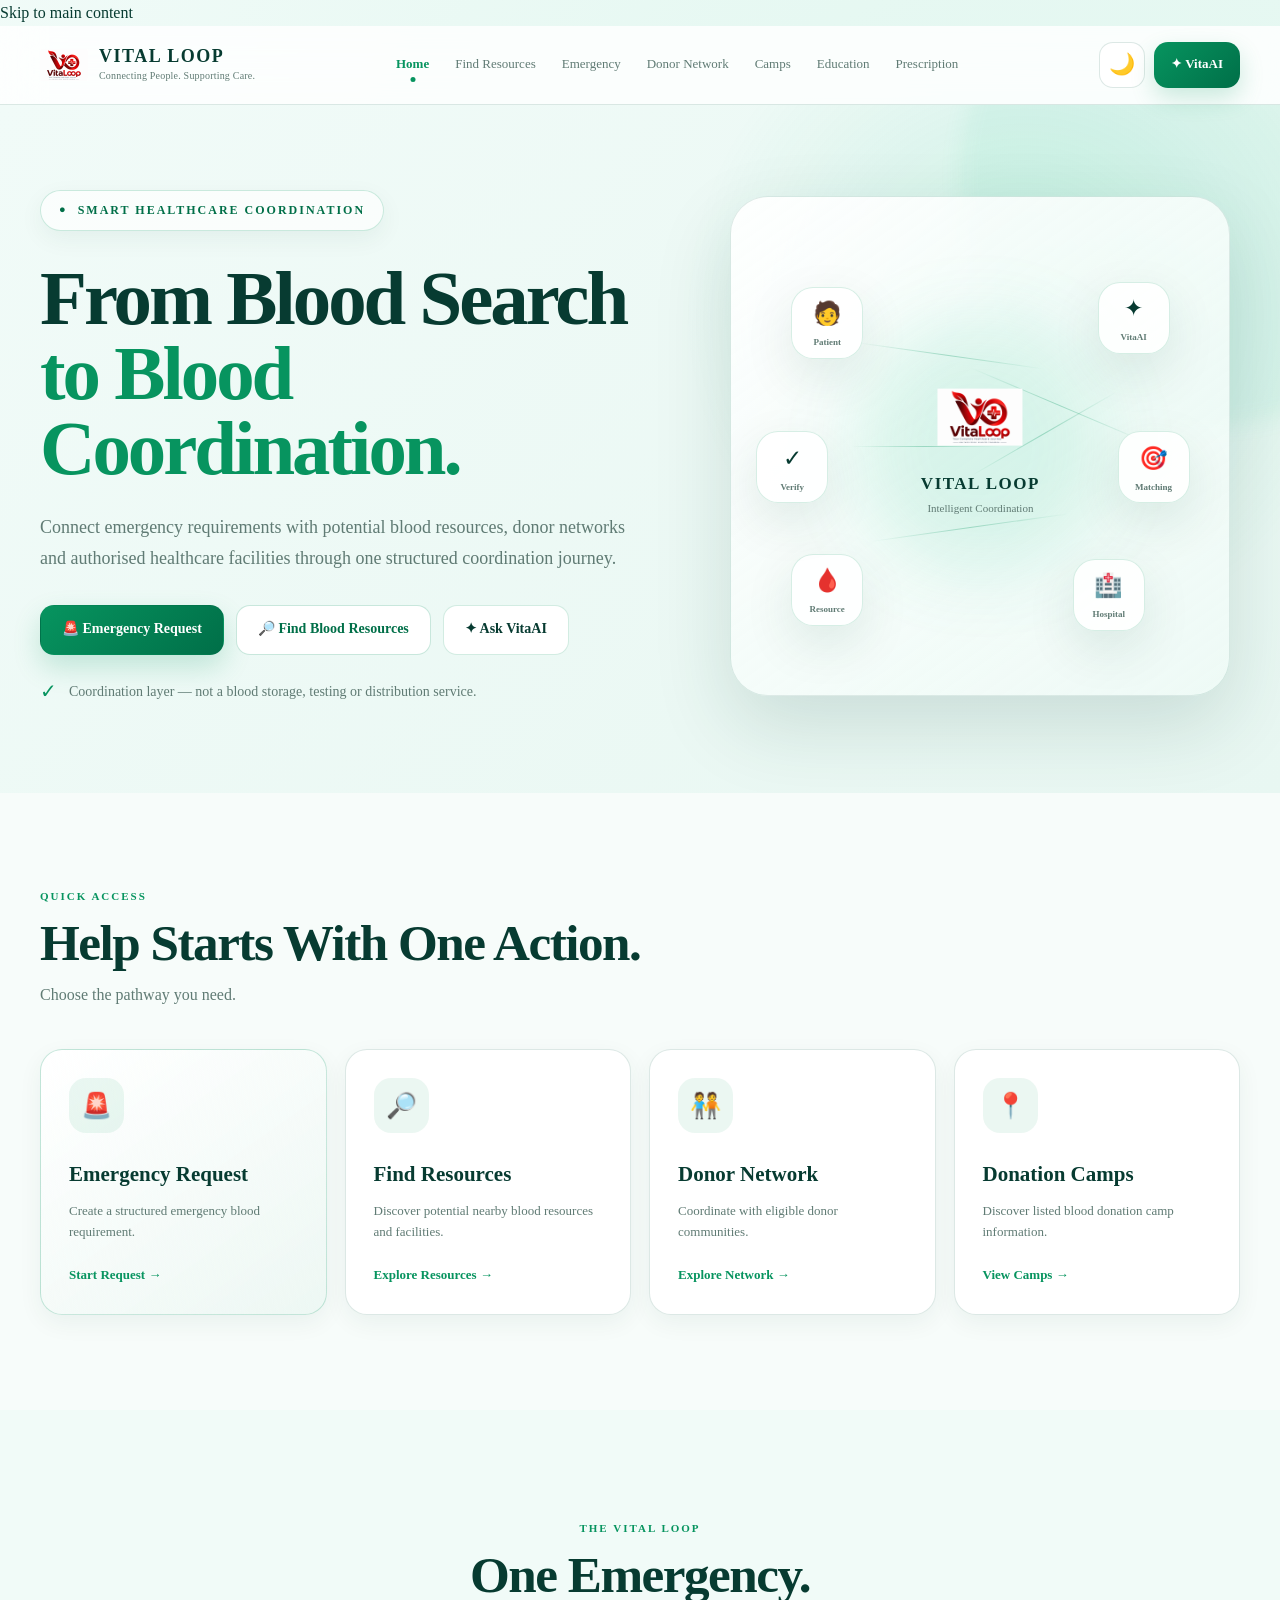
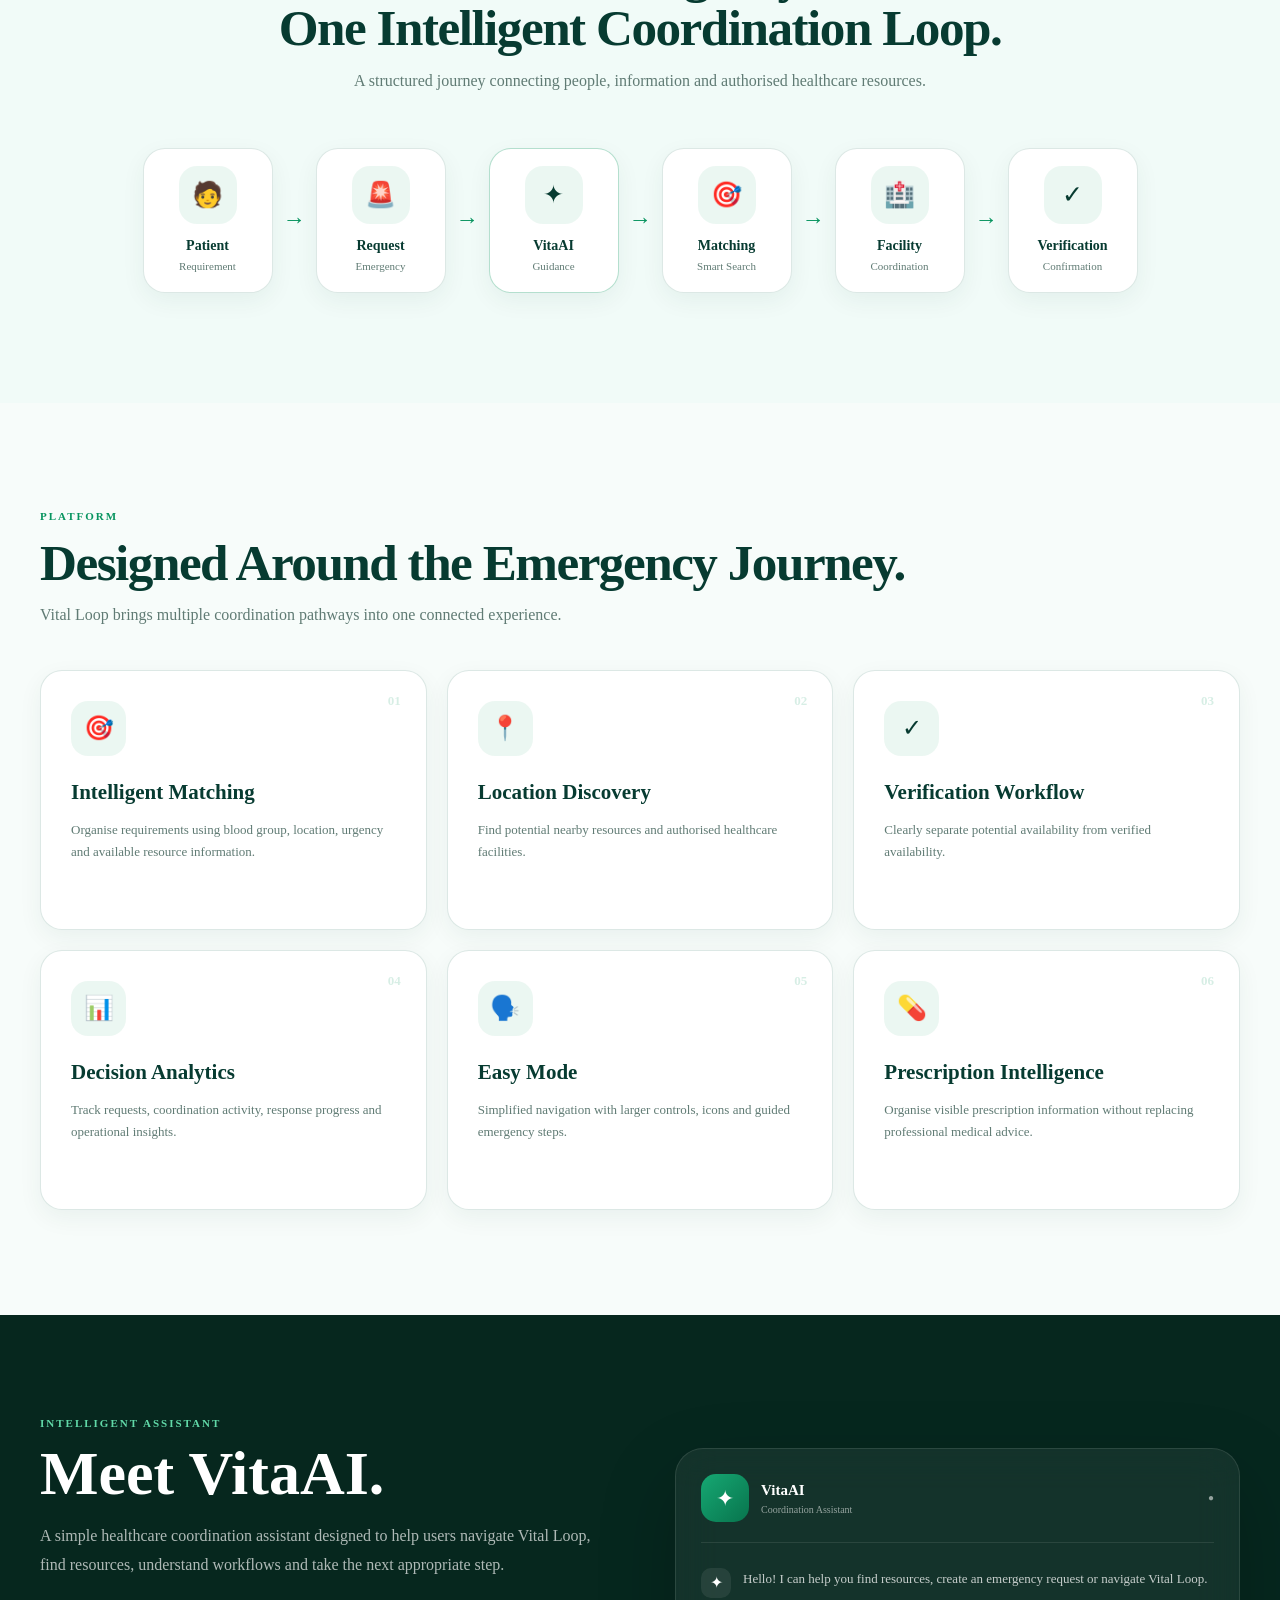
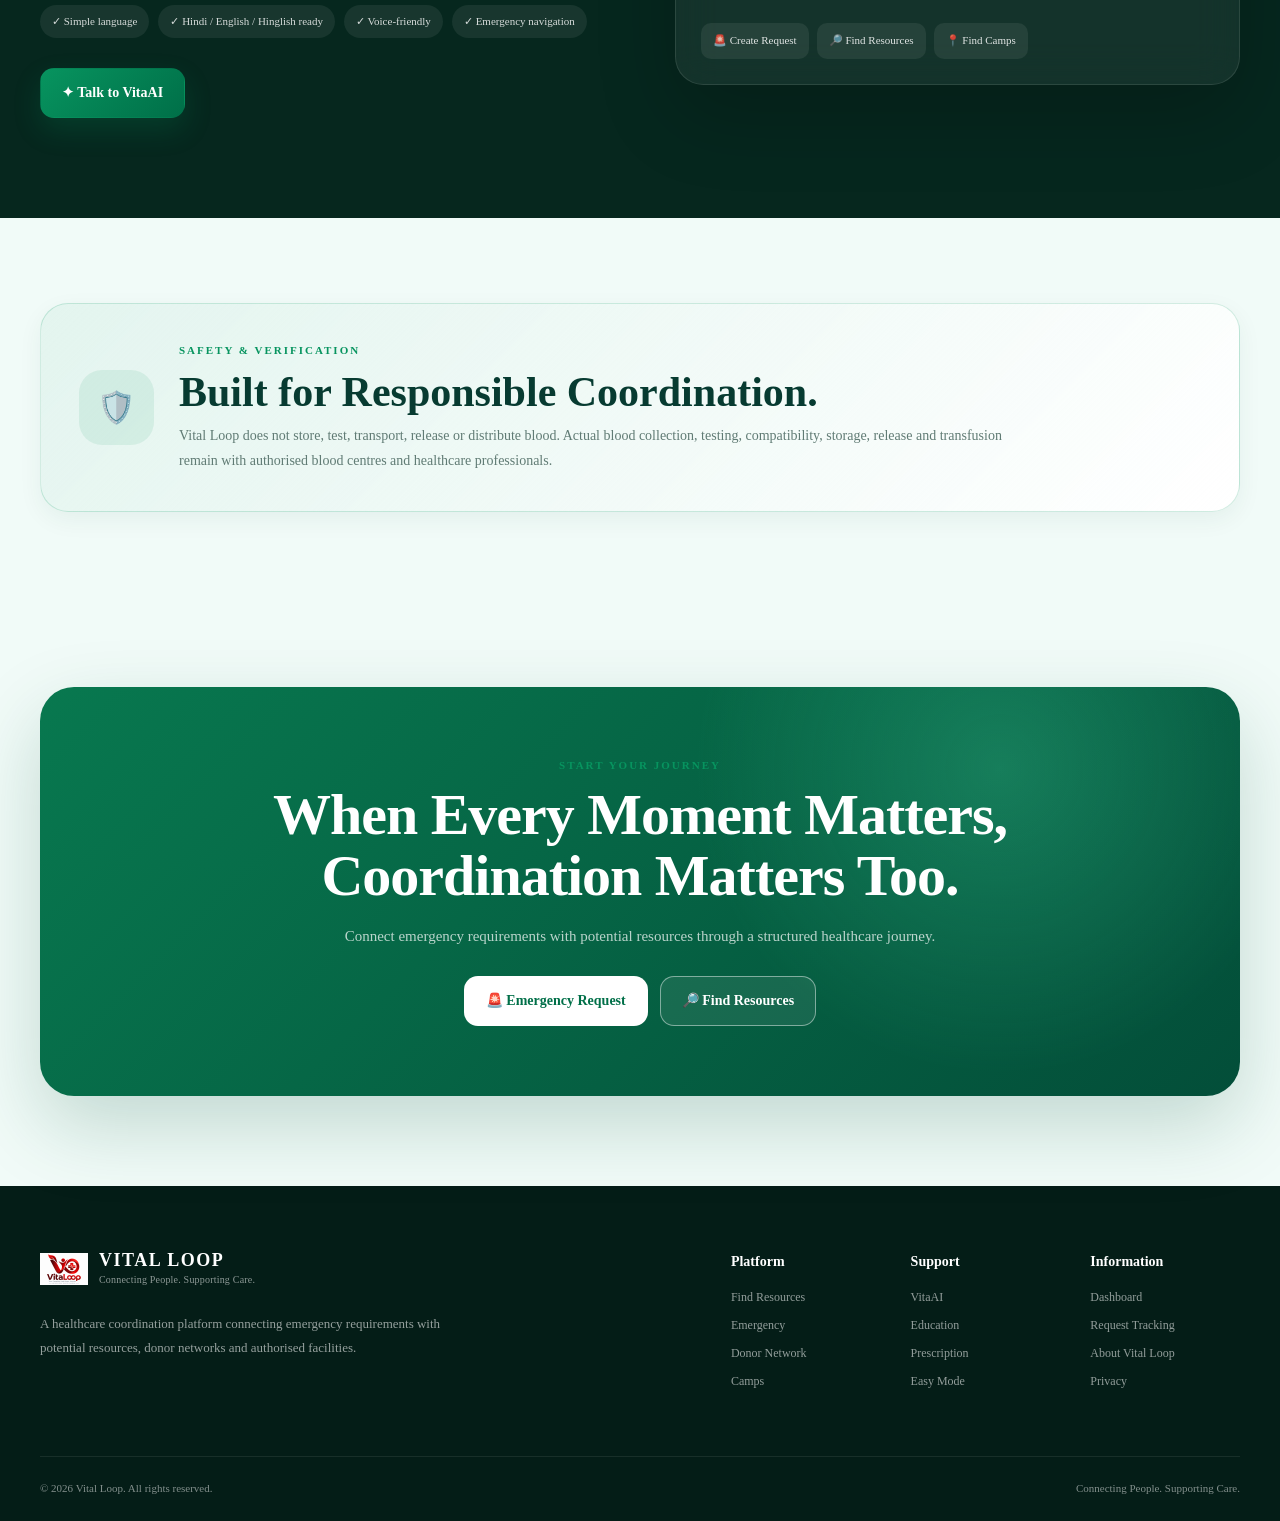
<file: index.html>
<!DOCTYPE html>
<html lang="en" data-theme="light">

<head>
    <meta charset="UTF-8">

    <meta name="viewport"
          content="width=device-width, initial-scale=1.0, maximum-scale=1.0">

    <meta name="theme-color" content="#eafaf5">

    <meta name="description"
          content="Vital Loop — Connecting People. Supporting Care.">

    <title>Vital Loop | Connecting People. Supporting Care.</title>

    <link rel="manifest" href="manifest.json">

    <!-- MAIN CSS -->
    <link rel="stylesheet" href="css/style.css">
    <link rel="stylesheet" href="css/responsive.css">
    <link rel="stylesheet" href="css/animations.css">
    <link rel="stylesheet" href="css/header.css">
    <link rel="stylesheet" href="css/footer.css">
    <link rel="stylesheet" href="css/keyboard.css">


    <!-- =====================================================
         LOADER STYLE
         ===================================================== -->

    <style>

        #pageLoader {

            position: fixed;

            inset: 0;

            z-index: 999999;

            width: 100%;
            height: 100vh;

            display: flex;

            align-items: center;
            justify-content: center;

            background:
                linear-gradient(
                    180deg,
                    #eafaf5 0%,
                    #f8fffd 55%,
                    #e8f8f3 100%
                );

            opacity: 1;

            visibility: visible;

            pointer-events: auto;

            transition:
                opacity .6s ease,
                visibility .6s ease;
        }


        #pageLoader.loader-hidden {

            opacity: 0 !important;

            visibility: hidden !important;

            pointer-events: none !important;
        }


        .loader-inner {

            width: min(90%, 430px);

            text-align: center;
        }


        /* =========================================
           DROP AREA
           ========================================= */

        .loader-drop-area {

            position: relative;

            width: 220px;

            height: 210px;

            margin: 0 auto 15px;
        }


        /* =========================================
           RED BLOOD DROP
           ========================================= */

        .loader-drop {

            position: absolute;

            left: 50%;

            top: 25px;

            width: 125px;

            height: 140px;

            transform:
                translateX(-50%)
                rotate(45deg);

            border-radius:
                65% 35% 65% 35%;

            background:
                linear-gradient(
                    145deg,
                    #ff4b4b 0%,
                    #e3263f 45%,
                    #b80f28 100%
                );

            box-shadow:
                0 15px 35px
                rgba(190, 15, 40, .25);

            animation:
                loaderDrop 1.7s
                cubic-bezier(.4,0,.2,1)
                forwards;
        }


        /* DROP HIGHLIGHT */

        .loader-drop::after {

            content: "";

            position: absolute;

            width: 30px;

            height: 30px;

            left: 27px;

            top: 25px;

            border-radius: 50%;

            background:
                rgba(255,255,255,.27);
        }


        /* =========================================
           RIPPLE
           ========================================= */

        .loader-ripple {

            position: absolute;

            left: 50%;

            bottom: 20px;

            width: 200px;

            height: 45px;

            transform:
                translateX(-50%);

            border:
                3px solid
                rgba(220, 35, 55, .16);

            border-radius: 50%;

            animation:
                loaderRipple 1.7s
                ease-out
                forwards;
        }


        /* =========================================
           LOGO
           ========================================= */

        .loader-logo {

            width: 115px;

            height: 115px;

            object-fit: contain;

            display: block;

            margin:
                0 auto 10px;

            opacity: 0;

            animation:
                loaderLogo 1s
                ease forwards;

            animation-delay: 1.15s;
        }


        /* =========================================
           TITLE
           ========================================= */

        .loader-title {

            margin: 0;

            font-family:
                Georgia,
                "Times New Roman",
                serif;

            font-size:
                clamp(28px, 7vw, 42px);

            letter-spacing: 7px;

            color: #123f35;

            opacity: 0;

            animation:
                loaderText .8s
                ease forwards;

            animation-delay: 1.4s;
        }


        /* =========================================
           TAGLINE
           ========================================= */

        .loader-tagline {

            margin:
                10px 0 28px;

            font-size: 17px;

            color: #648078;

            opacity: 0;

            animation:
                loaderText .8s
                ease forwards;

            animation-delay: 1.6s;
        }


        /* =========================================
           PROGRESS
           ========================================= */

        .loader-progress {

            width:
                min(320px, 75%);

            height: 7px;

            margin: 0 auto;

            overflow: hidden;

            border-radius: 20px;

            background:
                rgba(30,150,110,.12);
        }


        .loader-progress span {

            display: block;

            width: 0;

            height: 100%;

            border-radius: inherit;

            background:
                linear-gradient(
                    90deg,
                    #18a870,
                    #63d4a5
                );

            animation:
                loaderProgress 2.2s
                ease forwards;
        }


        /* =========================================
           DROP ANIMATION
           ========================================= */

        @keyframes loaderDrop {

            0% {

                transform:
                    translate(-50%, -120px)
                    rotate(45deg)
                    scale(.65);

            }

            60% {

                transform:
                    translate(-50%, 45px)
                    rotate(45deg)
                    scale(1);

            }

            75% {

                transform:
                    translate(-50%, 35px)
                    rotate(45deg)
                    scale(1.04,.94);

            }

            100% {

                transform:
                    translate(-50%, 45px)
                    rotate(45deg)
                    scale(1);

            }
        }


        /* =========================================
           RIPPLE ANIMATION
           ========================================= */

        @keyframes loaderRipple {

            0% {

                transform:
                    translateX(-50%)
                    scale(.2);

                opacity: 0;
            }

            60% {

                transform:
                    translateX(-50%)
                    scale(1);

                opacity: 1;
            }

            100% {

                transform:
                    translateX(-50%)
                    scale(1.08);

                opacity: .35;
            }
        }


        /* =========================================
           LOGO ANIMATION
           ========================================= */

        @keyframes loaderLogo {

            from {

                opacity: 0;

                transform:
                    translateY(15px)
                    scale(.8);
            }

            to {

                opacity: 1;

                transform:
                    translateY(0)
                    scale(1);
            }
        }


        /* =========================================
           TEXT ANIMATION
           ========================================= */

        @keyframes loaderText {

            from {

                opacity: 0;

                transform:
                    translateY(10px);
            }

            to {

                opacity: 1;

                transform:
                    translateY(0);
            }
        }


        /* =========================================
           PROGRESS ANIMATION
           ========================================= */

        @keyframes loaderProgress {

            from {
                width: 0;
            }

            to {
                width: 100%;
            }
        }


        /* =========================================
           MOBILE LOADER
           ========================================= */

        @media (max-width:600px) {

            .loader-drop-area {

                width: 190px;

                height: 185px;
            }

            .loader-drop {

                width: 110px;

                height: 125px;
            }

            .loader-ripple {

                width: 175px;
            }

            .loader-logo {

                width: 100px;

                height: 100px;
            }

            .loader-title {

                font-size: 28px;

                letter-spacing: 5px;
            }

            .loader-tagline {

                font-size: 15px;
            }
        }

    </style>

</head>


<body>


    <!-- =====================================================
         LOADING SCREEN
         ===================================================== -->

    <div id="pageLoader"
         aria-label="Loading Vital Loop">

        <div class="loader-inner">


            <div class="loader-drop-area">

                <div class="loader-drop"></div>

                <div class="loader-ripple"></div>

            </div>


            <!-- CORRECT LOGO -->

            <img
                class="loader-logo"
                src="assets/logo/vital-loop-new.png"
                alt="Vital Loop logo"
                width="115"
                height="115"
            >


            <h1 class="loader-title">
                VITAL LOOP
            </h1>


            <p class="loader-tagline">
                Connecting People. Supporting Care.
            </p>


            <div class="loader-progress">

                <span></span>

            </div>

        </div>

    </div>


    <!-- =====================================================
         HEADER
         ===================================================== -->

    <header class="site-header">

        <div class="header-container">


            <a
                href="index.html"
                class="brand"
                aria-label="Vital Loop Home">


                <img
                    src="assets/logo/vital-loop-new.png"
                    alt="Vital Loop"
                    class="brand-logo"
                    width="48"
                    height="48"
                >


                <div class="brand-text">

                    <strong>
                        VITAL LOOP
                    </strong>

                    <span>
                        Connecting People. Supporting Care.
                    </span>

                </div>

            </a>


            <!-- DESKTOP NAVIGATION -->

            <nav
                class="desktop-nav"
                aria-label="Main navigation">


                <a
                    href="index.html"
                    class="active">
                    Home
                </a>


                <a href="find-blood.html">
                    Find Resources
                </a>


                <a href="emergency.html">
                    Emergency
                </a>


                <a href="donor.html">
                    Donor Network
                </a>


                <a href="camps.html">
                    Camps
                </a>


                <a href="blood-education.html">
                    Education
                </a>


                <a href="prescription.html">
                    Prescription
                </a>

            </nav>


            <!-- HEADER ACTIONS -->

            <div class="header-actions">


                <button
                    type="button"
                    class="theme-toggle"
                    id="themeToggle"
                    aria-label="Toggle theme">

                    🌙

                </button>


                <a
                    href="assistant.html"
                    class="vitaai-button">

                    ✦ VitaAI

                </a>


                <button
                    type="button"
                    class="menu-toggle"
                    id="menuToggle"
                    aria-label="Open menu">

                    ☰

                </button>

            </div>

        </div>


        <!-- MOBILE MENU -->

        <div
            class="mobile-menu"
            id="mobileMenu">


            <a href="index.html">
                🏠 Home
            </a>


            <a href="find-blood.html">
                🔎 Find Resources
            </a>


            <a href="emergency.html">
                🚨 Emergency Request
            </a>


            <a href="donor.html">
                🧑‍🤝‍🧑 Donor Network
            </a>


            <a href="camps.html">
                📍 Camps
            </a>


            <a href="blood-education.html">
                📚 Education
            </a>


            <a href="prescription.html">
                💊 Prescription
            </a>


            <a href="dashboard.html">
                📊 Dashboard
            </a>


            <a href="assistant.html">
                ✦ Ask VitaAI
            </a>

        </div>

    </header>


    <!-- =====================================================
         MAIN CONTENT
         ===================================================== -->

    <main id="mainContent">


        <!-- =================================================
             HERO
             ================================================= -->

        <section class="hero-section">

            <div class="hero-container">


                <div class="hero-content">


                    <div class="eyebrow">

                        <span>●</span>

                        SMART HEALTHCARE COORDINATION

                    </div>


                    <h1>

                        From Blood Search

                        <br>

                        <span>
                            to Blood Coordination.
                        </span>

                    </h1>


                    <p class="hero-description">

                        Connect emergency requirements with potential
                        blood resources, donor networks and authorised
                        healthcare facilities through one structured
                        coordination journey.

                    </p>


                    <div class="hero-buttons">


                        <a
                            href="emergency.html"
                            class="btn btn-primary">

                            🚨 Emergency Request

                        </a>


                        <a
                            href="find-blood.html"
                            class="btn btn-secondary">

                            🔎 Find Blood Resources

                        </a>


                        <a
                            href="assistant.html"
                            class="btn btn-ai">

                            ✦ Ask VitaAI

                        </a>

                    </div>


                    <div class="hero-note">

                        <span>✓</span>

                        Coordination layer — not a blood storage,
                        testing or distribution service.

                    </div>

                </div>


                <!-- HERO VISUAL -->

                <div class="hero-visual">


                    <div class="network-card">


                        <div class="network-glow"></div>


                        <div class="network-node node-patient">

                            🧑

                            <small>
                                Patient
                            </small>

                        </div>


                        <div class="network-node node-ai">

                            ✦

                            <small>
                                VitaAI
                            </small>

                        </div>


                        <div class="network-node node-match">

                            🎯

                            <small>
                                Matching
                            </small>

                        </div>


                        <div class="network-node node-hospital">

                            🏥

                            <small>
                                Hospital
                            </small>

                        </div>


                        <div class="network-node node-blood">

                            🩸

                            <small>
                                Resource
                            </small>

                        </div>


                        <div class="network-node node-check">

                            ✓

                            <small>
                                Verify
                            </small>

                        </div>


                        <div class="network-line line-one"></div>

                        <div class="network-line line-two"></div>

                        <div class="network-line line-three"></div>

                        <div class="network-line line-four"></div>

                        <div class="network-line line-five"></div>


                        <div class="visual-center">


                            <img
                                src="assets/logo/vital-loop-new.png"
                                alt="Vital Loop"
                                width="90"
                                height="90"
                            >


                            <strong>
                                VITAL LOOP
                            </strong>


                            <span>
                                Intelligent Coordination
                            </span>

                        </div>

                    </div>

                </div>

            </div>

        </section>


        <!-- =================================================
             QUICK ACCESS
             ================================================= -->

        <section class="quick-section">

            <div class="section-container">


                <div class="section-heading">

                    <span class="section-label">
                        QUICK ACCESS
                    </span>


                    <h2>
                        Help Starts With One Action.
                    </h2>


                    <p>
                        Choose the pathway you need.
                    </p>

                </div>


                <div class="quick-grid">


                    <a
                        href="emergency.html"
                        class="feature-card emergency-card">


                        <div class="card-icon">
                            🚨
                        </div>


                        <div>

                            <h3>
                                Emergency Request
                            </h3>


                            <p>
                                Create a structured emergency
                                blood requirement.
                            </p>


                            <span class="card-link">
                                Start Request →
                            </span>

                        </div>

                    </a>


                    <a
                        href="find-blood.html"
                        class="feature-card">


                        <div class="card-icon">
                            🔎
                        </div>


                        <div>

                            <h3>
                                Find Resources
                            </h3>


                            <p>
                                Discover potential nearby
                                blood resources and facilities.
                            </p>


                            <span class="card-link">
                                Explore Resources →
                            </span>

                        </div>

                    </a>


                    <a
                        href="donor.html"
                        class="feature-card">


                        <div class="card-icon">
                            🧑‍🤝‍🧑
                        </div>


                        <div>

                            <h3>
                                Donor Network
                            </h3>


                            <p>
                                Coordinate with eligible
                                donor communities.
                            </p>


                            <span class="card-link">
                                Explore Network →
                            </span>

                        </div>

                    </a>


                    <a
                        href="camps.html"
                        class="feature-card">


                        <div class="card-icon">
                            📍
                        </div>


                        <div>

                            <h3>
                                Donation Camps
                            </h3>


                            <p>
                                Discover listed blood donation
                                camp information.
                            </p>


                            <span class="card-link">
                                View Camps →
                            </span>

                        </div>

                    </a>

                </div>

            </div>

        </section>


        <!-- =================================================
             VITAL LOOP
             ================================================= -->

        <section class="loop-section">

            <div class="section-container">


                <div class="section-heading center">


                    <span class="section-label">
                        THE VITAL LOOP
                    </span>


                    <h2>

                        One Emergency.

                        <br>

                        One Intelligent Coordination Loop.

                    </h2>


                    <p>
                        A structured journey connecting people,
                        information and authorised healthcare resources.
                    </p>

                </div>


                <div class="coordination-flow">


                    <div class="flow-item">

                        <div class="flow-icon">
                            🧑
                        </div>

                        <strong>
                            Patient
                        </strong>

                        <span>
                            Requirement
                        </span>

                    </div>


                    <div class="flow-arrow">
                        →
                    </div>


                    <div class="flow-item">

                        <div class="flow-icon">
                            🚨
                        </div>

                        <strong>
                            Request
                        </strong>

                        <span>
                            Emergency
                        </span>

                    </div>


                    <div class="flow-arrow">
                        →
                    </div>


                    <div class="flow-item ai-flow">

                        <div class="flow-icon">
                            ✦
                        </div>

                        <strong>
                            VitaAI
                        </strong>

                        <span>
                            Guidance
                        </span>

                    </div>


                    <div class="flow-arrow">
                        →
                    </div>


                    <div class="flow-item">

                        <div class="flow-icon">
                            🎯
                        </div>

                        <strong>
                            Matching
                        </strong>

                        <span>
                            Smart Search
                        </span>

                    </div>


                    <div class="flow-arrow">
                        →
                    </div>


                    <div class="flow-item">

                        <div class="flow-icon">
                            🏥
                        </div>

                        <strong>
                            Facility
                        </strong>

                        <span>
                            Coordination
                        </span>

                    </div>


                    <div class="flow-arrow">
                        →
                    </div>


                    <div class="flow-item">

                        <div class="flow-icon">
                            ✓
                        </div>

                        <strong>
                            Verification
                        </strong>

                        <span>
                            Confirmation
                        </span>

                    </div>

                </div>

            </div>

        </section>


        <!-- =================================================
             PLATFORM
             ================================================= -->

        <section class="features-section">

            <div class="section-container">


                <div class="section-heading">

                    <span class="section-label">
                        PLATFORM
                    </span>


                    <h2>
                        Designed Around the Emergency Journey.
                    </h2>


                    <p>
                        Vital Loop brings multiple coordination
                        pathways into one connected experience.
                    </p>

                </div>


                <div class="platform-grid">


                    <article class="platform-card">

                        <span class="platform-number">
                            01
                        </span>

                        <div class="platform-icon">
                            🎯
                        </div>

                        <h3>
                            Intelligent Matching
                        </h3>

                        <p>
                            Organise requirements using blood group,
                            location, urgency and available resource
                            information.
                        </p>

                    </article>


                    <article class="platform-card">

                        <span class="platform-number">
                            02
                        </span>

                        <div class="platform-icon">
                            📍
                        </div>

                        <h3>
                            Location Discovery
                        </h3>

                        <p>
                            Find potential nearby resources and
                            authorised healthcare facilities.
                        </p>

                    </article>


                    <article class="platform-card">

                        <span class="platform-number">
                            03
                        </span>

                        <div class="platform-icon">
                            ✓
                        </div>

                        <h3>
                            Verification Workflow
                        </h3>

                        <p>
                            Clearly separate potential availability
                            from verified availability.
                        </p>

                    </article>


                    <article class="platform-card">

                        <span class="platform-number">
                            04
                        </span>

                        <div class="platform-icon">
                            📊
                        </div>

                        <h3>
                            Decision Analytics
                        </h3>

                        <p>
                            Track requests, coordination activity,
                            response progress and operational insights.
                        </p>

                    </article>


                    <article class="platform-card">

                        <span class="platform-number">
                            05
                        </span>

                        <div class="platform-icon">
                            🗣️
                        </div>

                        <h3>
                            Easy Mode
                        </h3>

                        <p>
                            Simplified navigation with larger controls,
                            icons and guided emergency steps.
                        </p>

                    </article>


                    <article class="platform-card">

                        <span class="platform-number">
                            06
                        </span>

                        <div class="platform-icon">
                            💊
                        </div>

                        <h3>
                            Prescription Intelligence
                        </h3>

                        <p>
                            Organise visible prescription information
                            without replacing professional medical advice.
                        </p>

                    </article>

                </div>

            </div>

        </section>


        <!-- =================================================
             VITAAI
             ================================================= -->

        <section class="ai-section">

            <div class="section-container">


                <div class="ai-panel">


                    <div class="ai-content">


                        <span class="section-label">
                            INTELLIGENT ASSISTANT
                        </span>


                        <h2>
                            Meet VitaAI.
                        </h2>


                        <p>
                            A simple healthcare coordination assistant
                            designed to help users navigate Vital Loop,
                            find resources, understand workflows and
                            take the next appropriate step.
                        </p>


                        <div class="ai-points">

                            <span>
                                ✓ Simple language
                            </span>

                            <span>
                                ✓ Hindi / English / Hinglish ready
                            </span>

                            <span>
                                ✓ Voice-friendly
                            </span>

                            <span>
                                ✓ Emergency navigation
                            </span>

                        </div>


                        <a
                            href="assistant.html"
                            class="btn btn-primary">

                            ✦ Talk to VitaAI

                        </a>

                    </div>


                    <div class="ai-chat">


                        <div class="chat-header">


                            <div class="chat-avatar">
                                ✦
                            </div>


                            <div>

                                <strong>
                                    VitaAI
                                </strong>

                                <span>
                                    Coordination Assistant
                                </span>

                            </div>


                            <span class="online-dot">
                                ●
                            </span>

                        </div>


                        <div class="chat-message">

                            <span class="chat-ai">
                                ✦
                            </span>


                            <p>
                                Hello! I can help you find
                                resources, create an emergency
                                request or navigate Vital Loop.
                            </p>

                        </div>


                        <div class="chat-options">


                            <a href="emergency.html">
                                🚨 Create Request
                            </a>


                            <a href="find-blood.html">
                                🔎 Find Resources
                            </a>


                            <a href="camps.html">
                                📍 Find Camps
                            </a>

                        </div>

                    </div>

                </div>

            </div>

        </section>


        <!-- =================================================
             SAFETY
             ================================================= -->

        <section class="safety-section">

            <div class="section-container">


                <div class="safety-box">


                    <div class="safety-icon">
                        🛡️
                    </div>


                    <div>


                        <span class="section-label">
                            SAFETY & VERIFICATION
                        </span>


                        <h2>
                            Built for Responsible Coordination.
                        </h2>


                        <p>
                            Vital Loop does not store, test, transport,
                            release or distribute blood. Actual blood
                            collection, testing, compatibility,
                            storage, release and transfusion remain
                            with authorised blood centres and healthcare
                            professionals.
                        </p>

                    </div>

                </div>

            </div>

        </section>


        <!-- =================================================
             CTA
             ================================================= -->

        <section class="cta-section">

            <div class="section-container">


                <div class="cta-card">


                    <span class="section-label">
                        START YOUR JOURNEY
                    </span>


                    <h2>

                        When Every Moment Matters,

                        <br>

                        Coordination Matters Too.

                    </h2>


                    <p>
                        Connect emergency requirements with potential
                        resources through a structured healthcare journey.
                    </p>


                    <div class="cta-buttons">


                        <a
                            href="emergency.html"
                            class="btn btn-light">

                            🚨 Emergency Request

                        </a>


                        <a
                            href="find-blood.html"
                            class="btn btn-outline-light">

                            🔎 Find Resources

                        </a>

                    </div>

                </div>

            </div>

        </section>

    </main>


    <!-- =====================================================
         FOOTER
         ===================================================== -->

    <footer class="site-footer">

        <div class="footer-container">


            <div class="footer-brand">


                <a
                    href="index.html"
                    class="brand">


                    <img
                        src="assets/logo/vital-loop-new.png"
                        alt="Vital Loop"
                        width="48"
                        height="48"
                    >


                    <div class="brand-text">

                        <strong>
                            VITAL LOOP
                        </strong>

                        <span>
                            Connecting People. Supporting Care.
                        </span>

                    </div>

                </a>


                <p>
                    A healthcare coordination platform connecting
                    emergency requirements with potential resources,
                    donor networks and authorised facilities.
                </p>

            </div>


            <div class="footer-links">


                <div>

                    <h3>
                        Platform
                    </h3>

                    <a href="find-blood.html">
                        Find Resources
                    </a>

                    <a href="emergency.html">
                        Emergency
                    </a>

                    <a href="donor.html">
                        Donor Network
                    </a>

                    <a href="camps.html">
                        Camps
                    </a>

                </div>


                <div>

                    <h3>
                        Support
                    </h3>

                    <a href="assistant.html">
                        VitaAI
                    </a>

                    <a href="blood-education.html">
                        Education
                    </a>

                    <a href="prescription.html">
                        Prescription
                    </a>

                    <a href="easy-mode.html">
                        Easy Mode
                    </a>

                </div>


                <div>

                    <h3>
                        Information
                    </h3>

                    <a href="dashboard.html">
                        Dashboard
                    </a>

                    <a href="tracking.html">
                        Request Tracking
                    </a>

                    <a href="about.html">
                        About Vital Loop
                    </a>

                    <a href="privacy.html">
                        Privacy
                    </a>

                </div>

            </div>

        </div>


        <div class="footer-bottom">

            <span>
                © <span id="currentYear">2026</span>
                Vital Loop. All rights reserved.
            </span>


            <span>
                Connecting People. Supporting Care.
            </span>

        </div>

    </footer>


    <!-- =====================================================
         MOBILE BOTTOM NAV
         ===================================================== -->

    <nav
        class="mobile-bottom-nav"
        aria-label="Mobile navigation">


        <a
            href="index.html"
            class="active">

            <span>⌂</span>

            <small>
                Home
            </small>

        </a>


        <a href="find-blood.html">

            <span>⌕</span>

            <small>
                Find
            </small>

        </a>


        <a
            href="emergency.html"
            class="emergency-nav">

            <span>
                🚨
            </span>

            <small>
                Emergency
            </small>

        </a>


        <a href="assistant.html">

            <span>
                ✦
            </span>

            <small>
                VitaAI
            </small>

        </a>


        <button
            type="button"
            id="mobileMoreButton">

            <span>
                ☰
            </span>

            <small>
                More
            </small>

        </button>

    </nav>


    <!-- =====================================================
         JAVASCRIPT
         ===================================================== -->

    <script src="js/theme.js"></script>

    <script src="js/app.js"></script>

    <script src="js/animations.js"></script>

    <script src="js/footer.js"></script>

    <script src="js/keyboard.js"></script>

    <script src="js/language.js"></script>

    <script src="js/voice.js"></script>


    <!-- =====================================================
         LOADER EXIT
         ===================================================== -->

    <script>

        (function () {

            "use strict";


            function openVitalLoop() {


                const loader =
                    document.getElementById(
                        "pageLoader"
                    );


                if (loader) {


                    loader.classList.add(
                        "loader-hidden"
                    );


                    loader.style.opacity =
                        "0";


                    loader.style.visibility =
                        "hidden";


                    loader.style.pointerEvents =
                        "none";


                    setTimeout(
                        function () {

                            loader.style.display =
                                "none";

                        },
                        650
                    );

                }


                document.documentElement.classList.add(
                    "loader-finished"
                );


                document.body.classList.add(
                    "loader-finished"
                );


                document.documentElement.style.overflow =
                    "auto";


                document.body.style.overflow =
                    "auto";

            }


            /*
             * Normal exit
             */

            window.addEventListener(
                "load",
                function () {

                    setTimeout(
                        openVitalLoop,
                        1800
                    );

                },
                { once: true }
            );


            /*
             * Safety fallback
             */

            setTimeout(
                openVitalLoop,
                4000
            );


            /*
             * DOM fallback
             */

            document.addEventListener(
                "DOMContentLoaded",
                function () {

                    setTimeout(
                        openVitalLoop,
                        4000
                    );

                },
                { once: true }
            );


        })();

    </script>


    <!-- =====================================================
         SERVICE WORKER
         ===================================================== -->

    <script>

        if ("serviceWorker" in navigator) {

            window.addEventListener(
                "load",
                function () {

                    navigator.serviceWorker
                        .register("sw.js")
                        .catch(
                            function (error) {

                                console.log(
                                    "Service worker:",
                                    error
                                );

                            }
                        );

                }
            );

        }

    </script>


</body>

</html>
</file>
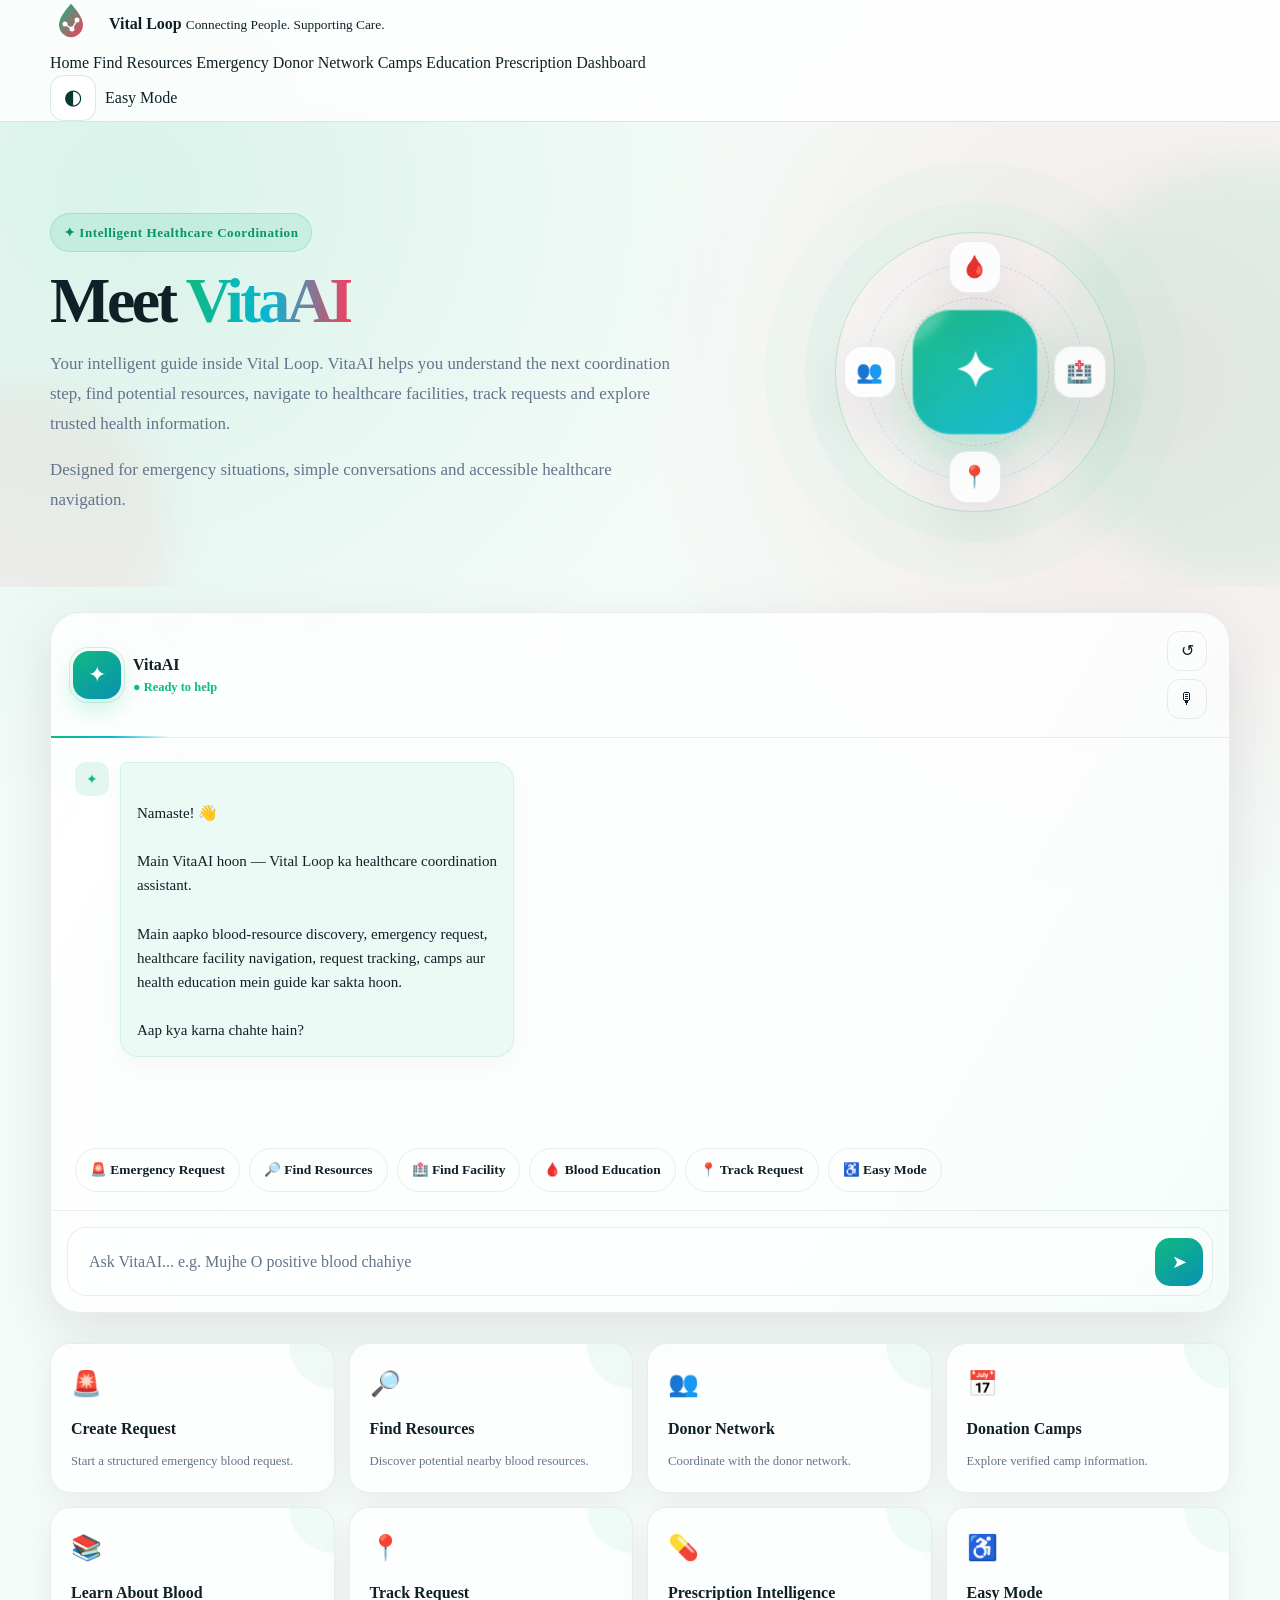
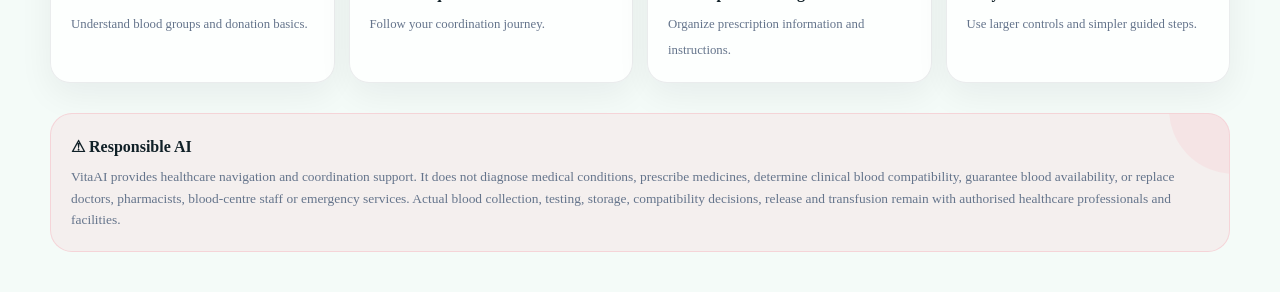
<file: assistant.html>
<!DOCTYPE html>
<html lang="en">
<head>
  <meta charset="UTF-8">
  <meta name="viewport" content="width=device-width, initial-scale=1.0">

  <title>VitaAI | Vital Loop</title>
  <meta
    name="description"
    content="VitaAI, the intelligent healthcare coordination assistant by Vital Loop."
  >

  <meta name="theme-color" content="#0b1720">

  <link rel="manifest" href="manifest.json">

  <link rel="stylesheet" href="css/style.css">
  <link rel="stylesheet" href="css/responsive.css">
  <link rel="stylesheet" href="css/animations.css">
  <link rel="stylesheet" href="css/assistant.css">

  <style>
    :root {
      --ai-primary: #10b981;
      --ai-primary-dark: #059669;
      --ai-rose: #f43f5e;
      --ai-blue: #38bdf8;
      --ai-bg: #f4fbf8;
      --ai-card: rgba(255,255,255,.82);
      --ai-text: #102027;
      --ai-muted: #64748b;
      --ai-border: rgba(15,23,42,.08);
      --ai-shadow: 0 20px 60px rgba(15,23,42,.10);
    }

    body.dark-mode {
      --ai-bg: #071217;
      --ai-card: rgba(15,28,34,.88);
      --ai-text: #eefcf8;
      --ai-muted: #9fb4b5;
      --ai-border: rgba(255,255,255,.09);
      --ai-shadow: 0 20px 70px rgba(0,0,0,.35);
    }

    .assistant-page {
      min-height: 100vh;
      background:
        radial-gradient(circle at 10% 10%, rgba(16,185,129,.12), transparent 30%),
        radial-gradient(circle at 90% 20%, rgba(244,63,94,.10), transparent 28%),
        var(--ai-bg);
      color: var(--ai-text);
      padding-bottom: 40px;
    }

    .ai-shell {
      width: min(1180px, calc(100% - 32px));
      margin: 0 auto;
    }

    .ai-hero {
      position: relative;
      overflow: hidden;
      padding: 70px 0 35px;
    }

    .ai-hero-grid {
      display: grid;
      grid-template-columns: 1.1fr .9fr;
      gap: 45px;
      align-items: center;
    }

    .ai-eyebrow {
      display: inline-flex;
      align-items: center;
      gap: 8px;
      padding: 8px 13px;
      border-radius: 999px;
      background: rgba(16,185,129,.11);
      border: 1px solid rgba(16,185,129,.20);
      color: var(--ai-primary-dark);
      font-weight: 800;
      font-size: .82rem;
      letter-spacing: .04em;
    }

    body.dark-mode .ai-eyebrow {
      color: #6ee7b7;
    }

    .ai-hero h1 {
      margin: 18px 0 14px;
      font-size: clamp(2.4rem, 5vw, 4.7rem);
      line-height: .98;
      letter-spacing: -.055em;
    }

    .ai-gradient-text {
      background: linear-gradient(90deg, #10b981, #06b6d4, #f43f5e);
      -webkit-background-clip: text;
      background-clip: text;
      color: transparent;
    }

    .ai-hero p {
      max-width: 680px;
      color: var(--ai-muted);
      font-size: 1.06rem;
      line-height: 1.75;
    }

    .ai-visual {
      position: relative;
      min-height: 360px;
      display: grid;
      place-items: center;
    }

    .ai-orbit {
      position: relative;
      width: 280px;
      height: 280px;
      border-radius: 50%;
      border: 1px solid rgba(16,185,129,.25);
      box-shadow:
        0 0 0 30px rgba(16,185,129,.035),
        0 0 0 70px rgba(16,185,129,.025);
      animation: aiFloat 5s ease-in-out infinite;
    }

    .ai-orbit::before,
    .ai-orbit::after {
      content: "";
      position: absolute;
      inset: 30px;
      border: 1px dashed rgba(56,189,248,.25);
      border-radius: 50%;
      animation: aiSpin 16s linear infinite;
    }

    .ai-orbit::after {
      inset: 65px;
      border-color: rgba(244,63,94,.25);
      animation-direction: reverse;
      animation-duration: 11s;
    }

    .ai-core {
      position: absolute;
      width: 125px;
      height: 125px;
      top: 50%;
      left: 50%;
      transform: translate(-50%,-50%);
      border-radius: 38px;
      display: grid;
      place-items: center;
      background:
        linear-gradient(145deg, rgba(16,185,129,.95), rgba(6,182,212,.92));
      box-shadow:
        0 20px 50px rgba(16,185,129,.28),
        inset 0 1px 0 rgba(255,255,255,.4);
      color: white;
      font-size: 3rem;
      font-weight: 900;
    }

    .ai-node {
      position: absolute;
      width: 52px;
      height: 52px;
      border-radius: 18px;
      display: grid;
      place-items: center;
      background: var(--ai-card);
      border: 1px solid var(--ai-border);
      box-shadow: var(--ai-shadow);
      font-size: 1.35rem;
      backdrop-filter: blur(14px);
    }

    .node-1 { top: 8px; left: 50%; transform: translateX(-50%); }
    .node-2 { right: 8px; top: 50%; transform: translateY(-50%); }
    .node-3 { bottom: 8px; left: 50%; transform: translateX(-50%); }
    .node-4 { left: 8px; top: 50%; transform: translateY(-50%); }

    .ai-chat-card {
      margin-top: 25px;
      background: var(--ai-card);
      border: 1px solid var(--ai-border);
      border-radius: 30px;
      box-shadow: var(--ai-shadow);
      overflow: hidden;
      backdrop-filter: blur(20px);
    }

    .chat-header {
      display: flex;
      align-items: center;
      justify-content: space-between;
      gap: 15px;
      padding: 18px 22px;
      border-bottom: 1px solid var(--ai-border);
    }

    .ai-profile {
      display: flex;
      align-items: center;
      gap: 12px;
    }

    .ai-avatar {
      width: 48px;
      height: 48px;
      border-radius: 16px;
      display: grid;
      place-items: center;
      background: linear-gradient(145deg, #10b981, #0891b2);
      color: white;
      font-size: 1.35rem;
      box-shadow: 0 10px 25px rgba(16,185,129,.22);
    }

    .ai-name {
      font-weight: 900;
      font-size: 1rem;
    }

    .ai-status {
      color: var(--ai-primary);
      font-size: .78rem;
      font-weight: 700;
    }

    .chat-actions {
      display: flex;
      gap: 8px;
    }

    .icon-btn {
      width: 40px;
      height: 40px;
      border-radius: 13px;
      border: 1px solid var(--ai-border);
      background: transparent;
      color: var(--ai-text);
      cursor: pointer;
      transition: .25s ease;
    }

    .icon-btn:hover {
      transform: translateY(-2px);
      border-color: rgba(16,185,129,.45);
      background: rgba(16,185,129,.08);
    }

    .chat-body {
      min-height: 410px;
      max-height: 590px;
      overflow-y: auto;
      padding: 24px;
      scroll-behavior: smooth;
    }

    .message-row {
      display: flex;
      gap: 11px;
      margin-bottom: 19px;
      animation: messageIn .35s ease both;
    }

    .message-row.user {
      justify-content: flex-end;
    }

    .message-mini-avatar {
      flex: 0 0 34px;
      width: 34px;
      height: 34px;
      border-radius: 11px;
      display: grid;
      place-items: center;
      background: rgba(16,185,129,.11);
      color: var(--ai-primary);
      font-size: .9rem;
    }

    .message-row.user .message-mini-avatar {
      background: rgba(56,189,248,.12);
      color: var(--ai-blue);
      order: 2;
    }

    .message {
      max-width: min(720px, 82%);
      padding: 14px 16px;
      border-radius: 18px;
      line-height: 1.6;
      font-size: .94rem;
      white-space: pre-line;
    }

    .message.ai {
      background: rgba(16,185,129,.075);
      border: 1px solid rgba(16,185,129,.11);
      border-top-left-radius: 6px;
    }

    .message.user {
      background: linear-gradient(135deg, #0f766e, #0891b2);
      color: white;
      border-top-right-radius: 6px;
    }

    .quick-actions {
      display: flex;
      flex-wrap: wrap;
      gap: 9px;
      padding: 0 24px 18px;
    }

    .quick-btn {
      border: 1px solid var(--ai-border);
      background: transparent;
      color: var(--ai-text);
      border-radius: 999px;
      padding: 10px 14px;
      cursor: pointer;
      font-size: .84rem;
      font-weight: 700;
      transition: .25s ease;
    }

    .quick-btn:hover {
      transform: translateY(-2px);
      background: rgba(16,185,129,.08);
      border-color: rgba(16,185,129,.35);
    }

    .chat-input-area {
      padding: 16px;
      border-top: 1px solid var(--ai-border);
    }

    .chat-input {
      display: flex;
      align-items: flex-end;
      gap: 10px;
      padding: 9px;
      border: 1px solid var(--ai-border);
      border-radius: 19px;
      background: rgba(255,255,255,.38);
    }

    body.dark-mode .chat-input {
      background: rgba(255,255,255,.025);
    }

    .chat-input textarea {
      flex: 1;
      min-height: 44px;
      max-height: 130px;
      resize: none;
      border: 0;
      outline: 0;
      background: transparent;
      color: var(--ai-text);
      padding: 12px;
      font: inherit;
    }

    .chat-input textarea::placeholder {
      color: var(--ai-muted);
    }

    .send-btn {
      width: 48px;
      height: 48px;
      border: 0;
      border-radius: 15px;
      background: linear-gradient(145deg, #10b981, #0891b2);
      color: white;
      cursor: pointer;
      font-size: 1.1rem;
      transition: .25s ease;
    }

    .send-btn:hover {
      transform: translateY(-2px) scale(1.03);
    }

    .ai-tools {
      display: grid;
      grid-template-columns: repeat(4, 1fr);
      gap: 14px;
      margin: 30px 0;
    }

    .ai-tool {
      text-decoration: none;
      color: var(--ai-text);
      background: var(--ai-card);
      border: 1px solid var(--ai-border);
      border-radius: 20px;
      padding: 20px;
      box-shadow: 0 12px 35px rgba(15,23,42,.06);
      transition: .25s ease;
    }

    .ai-tool:hover {
      transform: translateY(-5px);
      border-color: rgba(16,185,129,.35);
    }

    .tool-icon {
      font-size: 1.55rem;
      margin-bottom: 12px;
    }

    .ai-tool strong {
      display: block;
      margin-bottom: 5px;
    }

    .ai-tool span {
      color: var(--ai-muted);
      font-size: .8rem;
      line-height: 1.45;
    }

    .safety-card {
      margin-top: 20px;
      padding: 20px;
      border-radius: 22px;
      background: rgba(244,63,94,.06);
      border: 1px solid rgba(244,63,94,.15);
    }

    .safety-card strong {
      display: block;
      margin-bottom: 7px;
    }

    .safety-card p {
      margin: 0;
      color: var(--ai-muted);
      font-size: .84rem;
      line-height: 1.6;
    }

    .typing {
      display: inline-flex;
      gap: 4px;
      align-items: center;
    }

    .typing span {
      width: 6px;
      height: 6px;
      border-radius: 50%;
      background: var(--ai-primary);
      animation: typingDot 1s infinite ease-in-out;
    }

    .typing span:nth-child(2) {
      animation-delay: .15s;
    }

    .typing span:nth-child(3) {
      animation-delay: .3s;
    }

    @keyframes aiFloat {
      0%,100% { transform: translateY(0); }
      50% { transform: translateY(-12px); }
    }

    @keyframes aiSpin {
      from { transform: rotate(0); }
      to { transform: rotate(360deg); }
    }

    @keyframes messageIn {
      from {
        opacity: 0;
        transform: translateY(8px);
      }
      to {
        opacity: 1;
        transform: translateY(0);
      }
    }

    @keyframes typingDot {
      0%,100% { transform: translateY(0); opacity: .45; }
      50% { transform: translateY(-4px); opacity: 1; }
    }

    @media (max-width: 900px) {
      .ai-hero-grid {
        grid-template-columns: 1fr;
      }

      .ai-visual {
        min-height: 300px;
      }

      .ai-tools {
        grid-template-columns: repeat(2, 1fr);
      }
    }

    @media (max-width: 600px) {
      .ai-shell {
        width: min(100% - 20px, 1180px);
      }

      .ai-hero {
        padding-top: 35px;
      }

      .ai-hero h1 {
        font-size: 2.65rem;
      }

      .ai-orbit {
        width: 220px;
        height: 220px;
      }

      .ai-core {
        width: 100px;
        height: 100px;
        border-radius: 30px;
      }

      .chat-body {
        min-height: 390px;
        padding: 16px;
      }

      .quick-actions {
        padding: 0 16px 15px;
      }

      .ai-tools {
        grid-template-columns: 1fr 1fr;
        gap: 9px;
      }

      .ai-tool {
        padding: 15px;
      }

      .message {
        max-width: 88%;
      }
    }
  </style>
</head>

<body>

  <div class="assistant-page">

    <!-- HEADER -->
    <header class="site-header">
      <div class="ai-shell">

        <div class="header-inner">

          <a href="index.html" class="brand">
            <span class="brand-logo" aria-hidden="true">
              <svg width="42" height="42" viewBox="0 0 42 42">
                <defs>
                  <linearGradient id="vlLogoGradient" x1="0" y1="0" x2="1" y2="1">
                    <stop offset="0%" stop-color="#10b981"/>
                    <stop offset="100%" stop-color="#f43f5e"/>
                  </linearGradient>
                </defs>

                <path
                  d="M21 3.8C21 3.8 9 16.2 9 24.8C9 31.7 14.4 37.2 21 37.2C27.6 37.2 33 31.7 33 24.8C33 16.2 21 3.8 21 3.8Z"
                  fill="url(#vlLogoGradient)"
                />

                <circle cx="15" cy="24" r="2.5" fill="white"/>
                <circle cx="27" cy="20" r="2.5" fill="white"/>
                <circle cx="22" cy="29" r="2.5" fill="white"/>

                <path
                  d="M15 24L22 29L27 20"
                  stroke="white"
                  stroke-width="1.5"
                  fill="none"
                />
              </svg>
            </span>

            <span>
              <strong>Vital Loop</strong>
              <small>Connecting People. Supporting Care.</small>
            </span>
          </a>

          <nav class="main-nav" aria-label="Main navigation">
            <a href="index.html">Home</a>
            <a href="find-blood.html">Find Resources</a>
            <a href="blood-request.html">Emergency</a>
            <a href="donor.html">Donor Network</a>
            <a href="camps.html">Camps</a>
            <a href="blood-education.html">Education</a>
            <a href="prescription.html">Prescription</a>
            <a href="dashboard.html">Dashboard</a>
          </nav>

          <div class="header-actions">
            <button
              class="theme-toggle"
              id="themeToggle"
              type="button"
              aria-label="Toggle day and night mode"
            >
              ◐
            </button>

            <a href="easy-mode.html" class="header-easy-btn">
              Easy Mode
            </a>
          </div>

        </div>
      </div>
    </header>

    <!-- HERO -->
    <section class="ai-hero">
      <div class="ai-shell">

        <div class="ai-hero-grid">

          <div>
            <span class="ai-eyebrow">
              ✦ Intelligent Healthcare Coordination
            </span>

            <h1>
              Meet
              <span class="ai-gradient-text">VitaAI</span>
            </h1>

            <p>
              Your intelligent guide inside Vital Loop. VitaAI helps you
              understand the next coordination step, find potential resources,
              navigate to healthcare facilities, track requests and explore
              trusted health information.
            </p>

            <p>
              Designed for emergency situations, simple conversations and
              accessible healthcare navigation.
            </p>
          </div>

          <div class="ai-visual" aria-hidden="true">

            <div class="ai-orbit">

              <div class="ai-node node-1">🩸</div>
              <div class="ai-node node-2">🏥</div>
              <div class="ai-node node-3">📍</div>
              <div class="ai-node node-4">👥</div>

              <div class="ai-core">
                ✦
              </div>

            </div>

          </div>

        </div>

      </div>
    </section>

    <!-- AI CHAT -->
    <main class="ai-shell">

      <section class="ai-chat-card" aria-label="VitaAI assistant">

        <div class="chat-header">

          <div class="ai-profile">

            <div class="ai-avatar">
              ✦
            </div>

            <div>
              <div class="ai-name">VitaAI</div>
              <div class="ai-status">
                ● Ready to help
              </div>
            </div>

          </div>

          <div class="chat-actions">

            <button
              class="icon-btn"
              id="clearChat"
              type="button"
              title="Clear conversation"
              aria-label="Clear conversation"
            >
              ↺
            </button>

            <button
              class="icon-btn"
              id="voiceButton"
              type="button"
              title="Voice input"
              aria-label="Voice input"
            >
              🎙
            </button>

          </div>

        </div>

        <div
          class="chat-body"
          id="chatBody"
          aria-live="polite"
          aria-label="Conversation"
        >

          <div class="message-row">

            <div class="message-mini-avatar">
              ✦
            </div>

            <div class="message ai">
              Namaste! 👋

              Main VitaAI hoon — Vital Loop ka healthcare coordination
              assistant.

              Main aapko blood-resource discovery, emergency request,
              healthcare facility navigation, request tracking, camps aur
              health education mein guide kar sakta hoon.

              Aap kya karna chahte hain?
            </div>

          </div>

        </div>

        <div class="quick-actions">

          <button
            class="quick-btn"
            type="button"
            data-message="Mujhe emergency blood request create karni hai."
          >
            🚨 Emergency Request
          </button>

          <button
            class="quick-btn"
            type="button"
            data-message="Mujhe nearby potential blood resources find karne hain."
          >
            🔎 Find Resources
          </button>

          <button
            class="quick-btn"
            type="button"
            data-message="Mujhe nearby healthcare facility find karni hai."
          >
            🏥 Find Facility
          </button>

          <button
            class="quick-btn"
            type="button"
            data-message="Mujhe blood donation ke baare mein information chahiye."
          >
            🩸 Blood Education
          </button>

          <button
            class="quick-btn"
            type="button"
            data-message="Mujhe apni request track karni hai."
          >
            📍 Track Request
          </button>

          <button
            class="quick-btn"
            type="button"
            data-message="Easy Mode open karo."
          >
            ♿ Easy Mode
          </button>

        </div>

        <div class="chat-input-area">

          <form class="chat-input" id="chatForm">

            <textarea
              id="chatInput"
              rows="1"
              maxlength="500"
              placeholder="Ask VitaAI... e.g. Mujhe O positive blood chahiye"
              aria-label="Message VitaAI"
            ></textarea>

            <button
              class="send-btn"
              type="submit"
              aria-label="Send message"
            >
              ➤
            </button>

          </form>

        </div>

      </section>

      <!-- TOOLS -->
      <section class="ai-tools">

        <a href="blood-request.html" class="ai-tool">
          <div class="tool-icon">🚨</div>
          <strong>Create Request</strong>
          <span>
            Start a structured emergency blood request.
          </span>
        </a>

        <a href="find-blood.html" class="ai-tool">
          <div class="tool-icon">🔎</div>
          <strong>Find Resources</strong>
          <span>
            Discover potential nearby blood resources.
          </span>
        </a>

        <a href="donor.html" class="ai-tool">
          <div class="tool-icon">👥</div>
          <strong>Donor Network</strong>
          <span>
            Coordinate with the donor network.
          </span>
        </a>

        <a href="camps.html" class="ai-tool">
          <div class="tool-icon">📅</div>
          <strong>Donation Camps</strong>
          <span>
            Explore verified camp information.
          </span>
        </a>

        <a href="blood-education.html" class="ai-tool">
          <div class="tool-icon">📚</div>
          <strong>Learn About Blood</strong>
          <span>
            Understand blood groups and donation basics.
          </span>
        </a>

        <a href="tracking.html" class="ai-tool">
          <div class="tool-icon">📍</div>
          <strong>Track Request</strong>
          <span>
            Follow your coordination journey.
          </span>
        </a>

        <a href="prescription.html" class="ai-tool">
          <div class="tool-icon">💊</div>
          <strong>Prescription Intelligence</strong>
          <span>
            Organize prescription information and instructions.
          </span>
        </a>

        <a href="easy-mode.html" class="ai-tool">
          <div class="tool-icon">♿</div>
          <strong>Easy Mode</strong>
          <span>
            Use larger controls and simpler guided steps.
          </span>
        </a>

      </section>

      <!-- SAFETY -->
      <section class="safety-card">

        <strong>⚠ Responsible AI</strong>

        <p>
          VitaAI provides healthcare navigation and coordination support.
          It does not diagnose medical conditions, prescribe medicines,
          determine clinical blood compatibility, guarantee blood
          availability, or replace doctors, pharmacists, blood-centre staff
          or emergency services. Actual blood collection, testing, storage,
          compatibility decisions, release and transfusion remain with
          authorised healthcare professionals and facilities.
        </p>

      </section>

    </main>

  </div>

  <!-- MOBILE NAV -->
  <nav class="mobile-bottom-nav" aria-label="Mobile navigation">

    <a href="index.html">
      <span>⌂</span>
      <small>Home</small>
    </a>

    <a href="find-blood.html">
      <span>⌕</span>
      <small>Find</small>
    </a>

    <a href="blood-request.html" class="mobile-emergency">
      <span>🚨</span>
      <small>Emergency</small>
    </a>

    <a href="assistant.html" class="active">
      <span>✦</span>
      <small>VitaAI</small>
    </a>

    <a href="dashboard.html">
      <span>☷</span>
      <small>More</small>
    </a>

  </nav>

  <script src="js/app.js"></script>
  <script src="js/animations.js"></script>
  <script src="js/assistant.js"></script>

  <script>
    /*
      VitaAI UI fallback.
      The main assistant logic lives in js/assistant.js.
      This page-level code ensures the interface remains functional
      even if a particular assistant method is unavailable.
    */

    (function () {
      const form = document.getElementById("chatForm");
      const input = document.getElementById("chatInput");
      const chatBody = document.getElementById("chatBody");
      const clearButton = document.getElementById("clearChat");
      const voiceButton = document.getElementById("voiceButton");
      const quickButtons = document.querySelectorAll(".quick-btn");

      if (!form || !input || !chatBody) return;

      function scrollChat() {
        chatBody.scrollTop = chatBody.scrollHeight;
      }

      function addMessage(text, type) {
        const row = document.createElement("div");
        row.className = "message-row " + (type === "user" ? "user" : "");

        const avatar = document.createElement("div");
        avatar.className = "message-mini-avatar";
        avatar.textContent = type === "user" ? "●" : "✦";

        const bubble = document.createElement("div");
        bubble.className = "message " + type;
        bubble.textContent = text;

        row.appendChild(avatar);
        row.appendChild(bubble);

        chatBody.appendChild(row);
        scrollChat();

        return row;
      }

      function showTyping() {
        const row = document.createElement("div");
        row.className = "message-row";
        row.id = "vitaTyping";

        const avatar = document.createElement("div");
        avatar.className = "message-mini-avatar";
        avatar.textContent = "✦";

        const bubble = document.createElement("div");
        bubble.className = "message ai";

        bubble.innerHTML = `
          <span class="typing">
            <span></span>
            <span></span>
            <span></span>
          </span>
        `;

        row.appendChild(avatar);
        row.appendChild(bubble);

        chatBody.appendChild(row);
        scrollChat();

        return row;
      }

      function normalize(value) {
        return value
          .toLowerCase()
          .replace(/[?!.,]/g, "")
          .trim();
      }

      function localResponse(message) {

        const text = normalize(message);

        if (
          text.includes("blood") ||
          text.includes("blood group") ||
          text.includes("o positive") ||
          text.includes("o+") ||
          text.includes("a positive") ||
          text.includes("b positive") ||
          text.includes("ab positive")
        ) {
          return {
            reply:
              "Main aapko potential blood resources discover karne aur emergency request create karne mein help kar sakta hoon. Availability ko authorised blood centre se verify karna zaroori hai.",
            actions: [
              ["🚨 Create Request", "blood-request.html"],
              ["🔎 Find Resources", "find-blood.html"]
            ]
          };
        }

        if (
          text.includes("emergency") ||
          text.includes("request") ||
          text.includes("urgent")
        ) {
          return {
            reply:
              "Emergency situation mein pehle authorised healthcare facility ya appropriate emergency service se contact karein. Vital Loop par aap structured blood request create karke coordination start kar sakte hain.",
            actions: [
              ["🚨 Create Request", "blood-request.html"],
              ["🏥 Find Facility", "find-blood.html"]
            ]
          };
        }

        if (
          text.includes("facility") ||
          text.includes("hospital") ||
          text.includes("clinic")
        ) {
          return {
            reply:
              "Main aapko nearby healthcare facilities discover karne mein guide kar sakta hoon. Location-based results ko use karte waqt facility ki current availability aur emergency capability directly verify karein.",
            actions: [
              ["🏥 Find Facility", "find-blood.html"]
            ]
          };
        }

        if (
          text.includes("donor") ||
          text.includes("donate") ||
          text.includes("donation")
        ) {
          return {
            reply:
              "Blood donation ke liye eligibility aur donation suitability authorised healthcare professionals ya donation centre se confirm karein. Vital Loop donor-network coordination aur educational information provide karta hai.",
            actions: [
              ["👥 Donor Network", "donor.html"],
              ["📚 Blood Education", "blood-education.html"],
              ["📅 Camps", "camps.html"]
            ]
          };
        }

        if (
          text.includes("camp") ||
          text.includes("camps")
        ) {
          return {
            reply:
              "Aap Vital Loop ke Camps section mein upcoming donation-camp information explore kar sakte hain. Event details ko organiser se verify karna useful hai.",
            actions: [
              ["📅 View Camps", "camps.html"]
            ]
          };
        }

        if (
          text.includes("track") ||
          text.includes("status")
        ) {
          return {
            reply:
              "Aap apni coordination request ka status Tracking page se check kar sakte hain.",
            actions: [
              ["📍 Track Request", "tracking.html"]
            ]
          };
        }

        if (
          text.includes("medicine") ||
          text.includes("prescription") ||
          text.includes("tablet") ||
          text.includes("dose")
        ) {
          return {
            reply:
              "Main prescription information ko organise aur explain karne mein help kar sakta hoon, lekin medicine prescribe ya age-based dose calculate nahi kar sakta. Prescription unclear ho to doctor ya pharmacist se confirm karein.",
            actions: [
              ["💊 Prescription", "prescription.html"],
              ["📖 Medicine Info", "medicine.html"]
            ]
          };
        }

        if (
          text.includes("easy mode") ||
          text.includes("simple") ||
          text.includes("elderly")
        ) {
          return {
            reply:
              "Easy Mode larger buttons, simpler language aur guided steps ke saath healthcare coordination ko easier banata hai.",
            actions: [
              ["♿ Open Easy Mode", "easy-mode.html"]
            ]
          };
        }

        if (
          text.includes("hello") ||
          text.includes("hi") ||
          text.includes("namaste") ||
          text.includes("hey")
        ) {
          return {
            reply:
              "Namaste! 👋 Main VitaAI hoon. Aap emergency request, blood resources, donor network, camps, facility navigation, tracking ya health education ke baare mein pooch sakte hain."
          };
        }

        return {
          reply:
            "Main Vital Loop ke healthcare coordination features mein guide kar sakta hoon. Aap emergency request, blood resources, donor network, healthcare facility, camps, tracking, prescription information ya Easy Mode ke baare mein pooch sakte hain."
        };
      }

      function addActionButtons(actions) {

        if (!actions || !actions.length) return;

        const wrapper = document.createElement("div");
        wrapper.style.display = "flex";
        wrapper.style.flexWrap = "wrap";
        wrapper.style.gap = "8px";
        wrapper.style.margin = "0 0 18px 45px";

        actions.forEach(function (action) {

          const button = document.createElement("a");

          button.href = action[1];
          button.textContent = action[0];

          button.style.textDecoration = "none";
          button.style.display = "inline-flex";
          button.style.alignItems = "center";
          button.style.padding = "9px 13px";
          button.style.borderRadius = "999px";
          button.style.background = "rgba(16,185,129,.09)";
          button.style.border = "1px solid rgba(16,185,129,.22)";
          button.style.color = "inherit";
          button.style.fontWeight = "800";
          button.style.fontSize = ".8rem";

          wrapper.appendChild(button);
        });

        chatBody.appendChild(wrapper);
      }

      function sendMessage(value) {

        const message = value.trim();

        if (!message) return;

        addMessage(message, "user");

        input.value = "";
        input.style.height = "44px";

        const typing = showTyping();

        setTimeout(function () {

          typing.remove();

          const result = localResponse(message);

          addMessage(result.reply, "ai");

          addActionButtons(result.actions);

          scrollChat();

        }, 550);
      }

      form.addEventListener("submit", function (event) {
        event.preventDefault();
        sendMessage(input.value);
      });

      input.addEventListener("input", function () {

        this.style.height = "44px";
        this.style.height =
          Math.min(this.scrollHeight, 130) + "px";

      });

      input.addEventListener("keydown", function (event) {

        if (
          event.key === "Enter" &&
          !event.shiftKey &&
          window.innerWidth > 600
        ) {
          event.preventDefault();
          sendMessage(input.value);
        }

      });

      quickButtons.forEach(function (button) {

        button.addEventListener("click", function () {

          const message = this.dataset.message || "";

          sendMessage(message);

        });

      });

      clearButton.addEventListener("click", function () {

        chatBody.innerHTML = `
          <div class="message-row">
            <div class="message-mini-avatar">✦</div>
            <div class="message ai">
              Conversation clear ho gayi. 👋

              Main VitaAI hoon. Aapko kis healthcare coordination task mein help chahiye?
            </div>
          </div>
        `;

        input.focus();
      });

      /*
        Optional browser voice-input support.
        This only converts speech to text locally through the browser's
        available speech-recognition interface.
      */

      voiceButton.addEventListener("click", function () {

        const SpeechRecognition =
          window.SpeechRecognition ||
          window.webkitSpeechRecognition;

        if (!SpeechRecognition) {
          alert(
            "Voice input is not supported by this browser. Please type your message."
          );
          return;
        }

        const recognition = new SpeechRecognition();

        recognition.lang = "en-IN";
        recognition.interimResults = false;
        recognition.maxAlternatives = 1;

        voiceButton.textContent = "●";

        recognition.onresult = function (event) {

          const transcript =
            event.results[0][0].transcript;

          input.value = transcript;
          input.dispatchEvent(new Event("input"));

          input.focus();

        };

        recognition.onerror = function () {
          voiceButton.textContent = "🎙";
        };

        recognition.onend = function () {
          voiceButton.textContent = "🎙";
        };

        recognition.start();

      });

      scrollChat();

    })();
  </script>

</body>
</html>
</file>
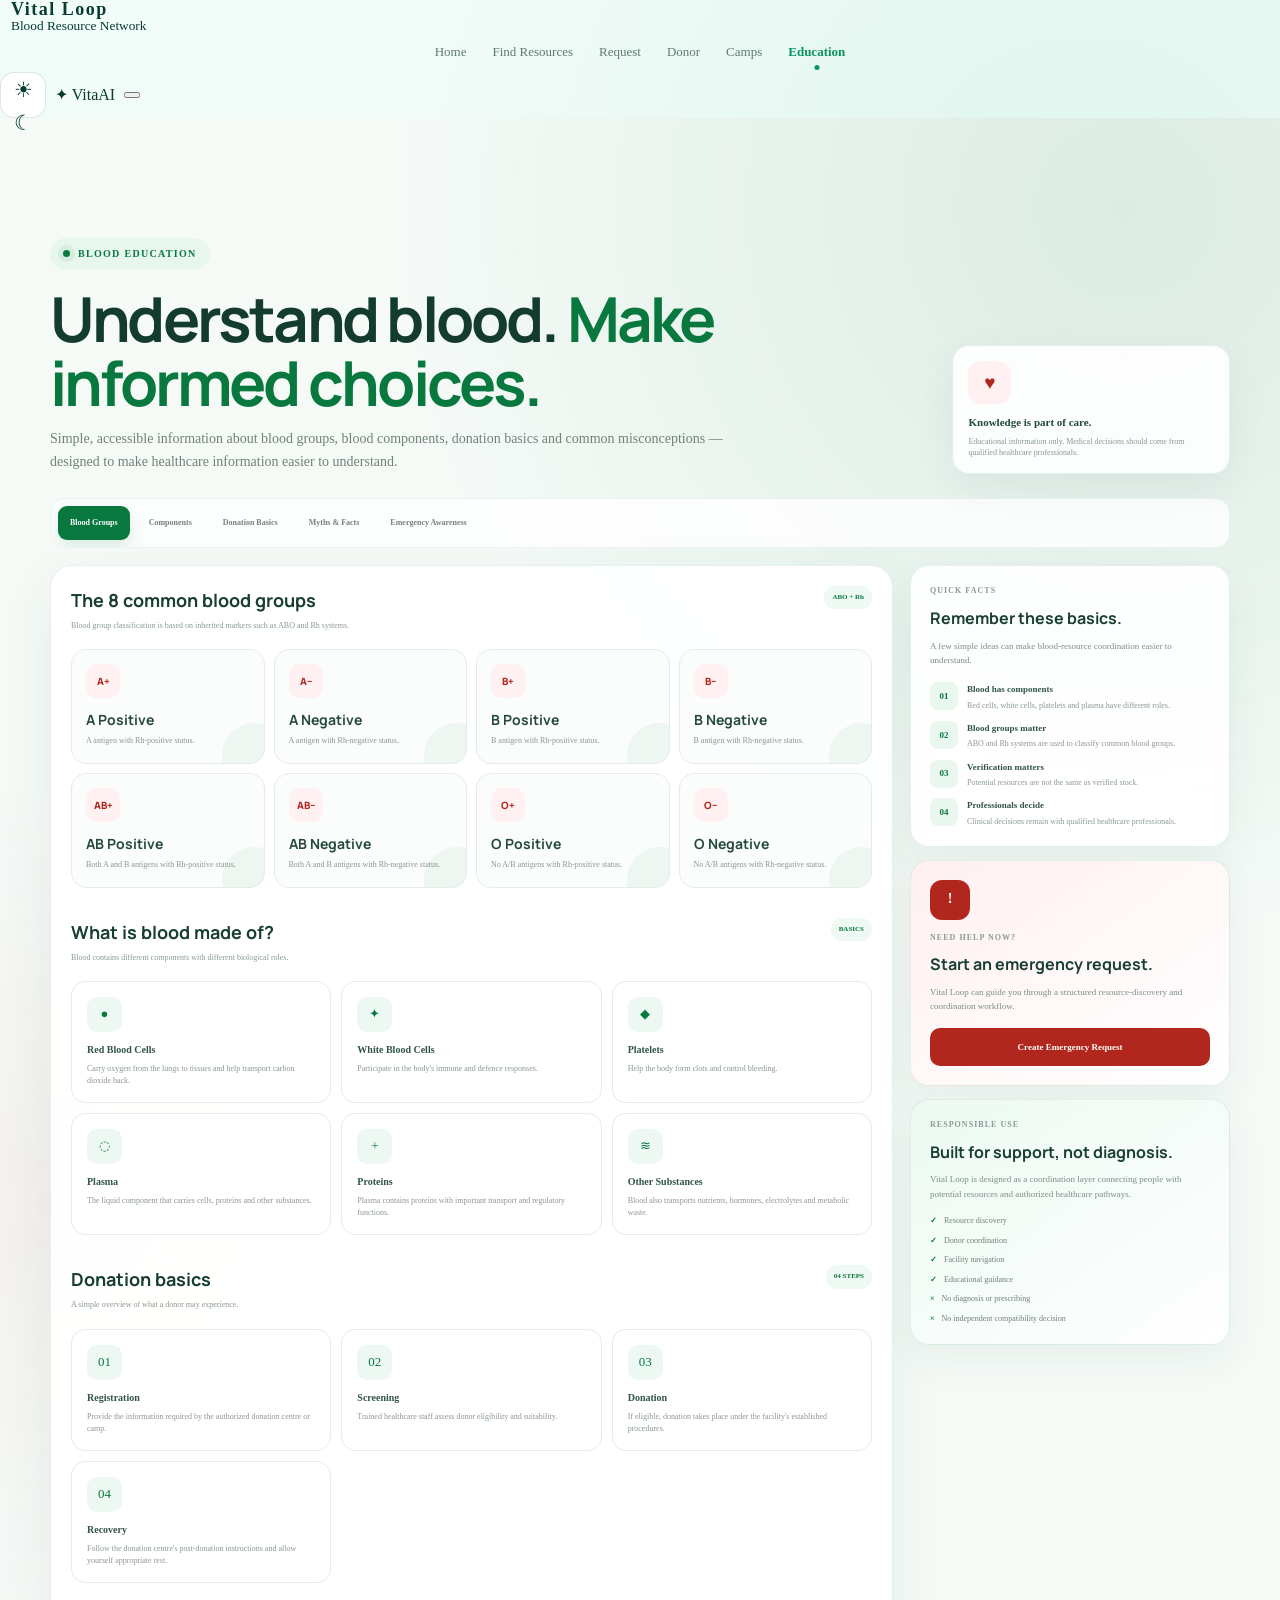
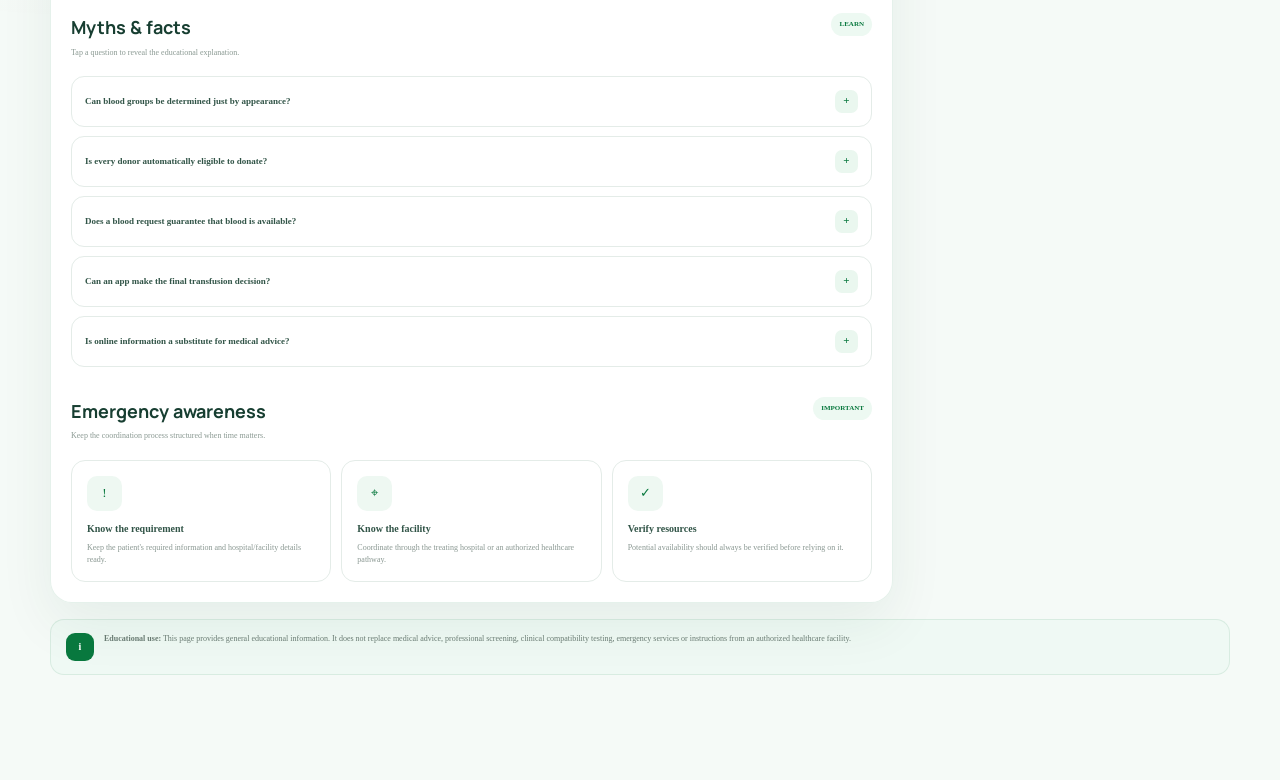
<file: blood-education.html>
<!DOCTYPE html>
<html lang="en">

<head>

    <meta charset="UTF-8">

    <meta
        name="viewport"
        content="width=device-width, initial-scale=1.0, viewport-fit=cover"
    >

    <meta
        name="description"
        content="Vital Loop Blood Education — simple, accessible information about blood and blood donation."
    >

    <meta
        name="theme-color"
        content="#08783E"
    >

    <title>Blood Education — Vital Loop</title>

    <link rel="manifest" href="manifest.json">

    <link rel="preconnect" href="https://fonts.googleapis.com">

    <link
        rel="preconnect"
        href="https://fonts.gstatic.com"
        crossorigin
    >

    <link
        href="https://fonts.googleapis.com/css2?family=DM+Sans:wght@400;500;600;700&family=Manrope:wght@500;600;700;800&display=swap"
        rel="stylesheet"
    >

    <link rel="stylesheet" href="css/style.css">

    <link rel="stylesheet" href="css/responsive.css">

    <link rel="stylesheet" href="css/animations.css">


    <style>

        /* =====================================================
           PAGE
        ===================================================== */

        .education-page {

            min-height: 100vh;

            background:
                radial-gradient(
                    circle at 88% 4%,
                    rgba(8,120,62,.11),
                    transparent 30%
                ),
                radial-gradient(
                    circle at 4% 48%,
                    rgba(218,76,90,.055),
                    transparent 25%
                ),
                #f5faf7;

        }


        .education-main {

            padding:
                120px 20px
                105px;

        }


        .education-container {

            width:
                min(1180px, 100%);

            margin:
                auto;

        }


        /* =====================================================
           HERO
        ===================================================== */

        .education-hero {

            display:
                flex;

            align-items:
                flex-end;

            justify-content:
                space-between;

            gap:
                30px;

            margin-bottom:
                24px;

        }


        .education-kicker {

            display:
                inline-flex;

            align-items:
                center;

            gap:
                8px;

            padding:
                8px 13px;

            border-radius:
                999px;

            background:
                #e7f7ed;

            color:
                #08783e;

            font-size:
                10px;

            font-weight:
                900;

            letter-spacing:
                .13em;

        }


        .education-kicker i {

            width:
                7px;

            height:
                7px;

            border-radius:
                50%;

            background:
                #08783e;

            box-shadow:
                0 0 0 5px
                rgba(8,120,62,.08);

        }


        .education-hero h1 {

            margin:
                17px 0 11px;

            color:
                #143b2f;

            font-family:
                "Manrope", sans-serif;

            font-size:
                clamp(40px, 5vw, 62px);

            line-height:
                1.04;

            letter-spacing:
                -.045em;

        }


        .education-hero h1 span {

            color:
                #08783e;

        }


        .education-hero p {

            max-width:
                690px;

            margin:
                0;

            color:
                #718179;

            font-size:
                14px;

            line-height:
                1.7;

        }


        .education-hero-card {

            min-width:
                205px;

            padding:
                15px;

            border:
                1px solid
                rgba(8,120,62,.10);

            border-radius:
                17px;

            background:
                rgba(255,255,255,.88);

            box-shadow:
                0 15px 40px
                rgba(17,70,47,.06);

        }


        .hero-blood-symbol {

            width:
                43px;

            height:
                43px;

            display:
                grid;

            place-items:
                center;

            margin-bottom:
                10px;

            border-radius:
                13px;

            background:
                #fff0f1;

            color:
                #b2271d;

            font-size:
                19px;

        }


        .education-hero-card strong {

            display:
                block;

            color:
                #21483b;

            font-size:
                11px;

        }


        .education-hero-card small {

            display:
                block;

            margin-top:
                4px;

            color:
                #899891;

            font-size:
                8px;

            line-height:
                1.4;

        }


        /* =====================================================
           TOPIC NAVIGATION
        ===================================================== */

        .topic-nav {

            display:
                flex;

            gap:
                7px;

            padding:
                7px;

            margin-bottom:
                17px;

            overflow-x:
                auto;

            border:
                1px solid
                rgba(8,120,62,.08);

            border-radius:
                15px;

            background:
                rgba(255,255,255,.82);

            scrollbar-width:
                none;

        }


        .topic-nav::-webkit-scrollbar {

            display:
                none;

        }


        .topic-button {

            flex:
                0 0 auto;

            min-height:
                34px;

            padding:
                0 12px;

            border:
                0;

            border-radius:
                9px;

            background:
                transparent;

            color:
                #73837b;

            cursor:
                pointer;

            font:
                inherit;

            font-size:
                8px;

            font-weight:
                800;

            transition:
                .2s ease;

        }


        .topic-button.active {

            background:
                #08783e;

            color:
                #ffffff;

            box-shadow:
                0 7px 18px
                rgba(8,120,62,.15);

        }


        /* =====================================================
           FEATURE CARDS
        ===================================================== */

        .education-layout {

            display:
                grid;

            grid-template-columns:
                minmax(0, 1fr)
                320px;

            gap:
                17px;

            align-items:
                start;

        }


        .education-main-card {

            padding:
                20px;

            border:
                1px solid
                rgba(8,120,62,.10);

            border-radius:
                22px;

            background:
                rgba(255,255,255,.93);

            box-shadow:
                0 20px 55px
                rgba(17,70,47,.07);

        }


        .section-head {

            display:
                flex;

            align-items:
                flex-start;

            justify-content:
                space-between;

            gap:
                15px;

            margin-bottom:
                16px;

        }


        .section-head h2 {

            margin:
                0 0 5px;

            color:
                #173e31;

            font-family:
                "Manrope", sans-serif;

            font-size:
                18px;

        }


        .section-head p {

            margin:
                0;

            color:
                #8a9992;

            font-size:
                8px;

        }


        .section-tag {

            padding:
                6px 8px;

            border-radius:
                999px;

            background:
                #edf9f2;

            color:
                #08783e;

            white-space:
                nowrap;

            font-size:
                7px;

            font-weight:
                900;

        }


        /* =====================================================
           BLOOD GROUPS
        ===================================================== */

        .blood-group-grid {

            display:
                grid;

            grid-template-columns:
                repeat(4,1fr);

            gap:
                9px;

        }


        .blood-group-card {

            position:
                relative;

            min-height:
                115px;

            padding:
                14px;

            border:
                1px solid
                #e4ece8;

            border-radius:
                15px;

            background:
                #fbfdfc;

            overflow:
                hidden;

            transition:
                .22s ease;

        }


        .blood-group-card:hover {

            transform:
                translateY(-3px);

            border-color:
                rgba(8,120,62,.25);

            box-shadow:
                0 13px 30px
                rgba(17,70,47,.06);

        }


        .blood-group-card::after {

            content:
                "";

            position:
                absolute;

            width:
                65px;

            height:
                65px;

            right:
                -23px;

            bottom:
                -25px;

            border-radius:
                50%;

            background:
                rgba(8,120,62,.055);

        }


        .group-symbol {

            width:
                34px;

            height:
                34px;

            display:
                grid;

            place-items:
                center;

            margin-bottom:
                11px;

            border-radius:
                10px;

            background:
                #fff0f1;

            color:
                #b2271d;

            font-family:
                "Manrope", sans-serif;

            font-size:
                10px;

            font-weight:
                900;

        }


        .blood-group-card strong {

            display:
                block;

            color:
                #24493d;

            font-family:
                "Manrope", sans-serif;

            font-size:
                14px;

        }


        .blood-group-card span {

            display:
                block;

            margin-top:
                4px;

            color:
                #899791;

            font-size:
                8px;

            line-height:
                1.4;

        }


        /* =====================================================
           BLOOD COMPONENTS
        ===================================================== */

        .components-grid {

            display:
                grid;

            grid-template-columns:
                repeat(3,1fr);

            gap:
                10px;

            margin-top:
                17px;

        }


        .component-card {

            padding:
                15px;

            border:
                1px solid
                #e4ece8;

            border-radius:
                14px;

            background:
                #ffffff;

        }


        .component-icon {

            width:
                35px;

            height:
                35px;

            display:
                grid;

            place-items:
                center;

            margin-bottom:
                10px;

            border-radius:
                10px;

            background:
                #eef8f2;

            color:
                #08783e;

            font-size:
                13px;

        }


        .component-card strong {

            display:
                block;

            color:
                #315447;

            font-size:
                10px;

        }


        .component-card p {

            margin:
                5px 0 0;

            color:
                #899791;

            font-size:
                8px;

            line-height:
                1.5;

        }


        /* =====================================================
           MYTHS
        ===================================================== */

        .myth-grid {

            display:
                grid;

            gap:
                9px;

        }


        .myth-item {

            border:
                1px solid
                #e4ece8;

            border-radius:
                13px;

            overflow:
                hidden;

            background:
                #ffffff;

        }


        .myth-question {

            width:
                100%;

            display:
                flex;

            align-items:
                center;

            justify-content:
                space-between;

            gap:
                10px;

            padding:
                13px;

            border:
                0;

            background:
                transparent;

            color:
                #315447;

            cursor:
                pointer;

            text-align:
                left;

            font:
                inherit;

            font-size:
                9px;

            font-weight:
                800;

        }


        .myth-question span {

            width:
                23px;

            height:
                23px;

            display:
                grid;

            place-items:
                center;

            flex:
                0 0 23px;

            border-radius:
                7px;

            background:
                #eaf7ef;

            color:
                #08783e;

            font-size:
                11px;

            transition:
                .2s ease;

        }


        .myth-answer {

            display:
                none;

            padding:
                0 13px 13px;

            color:
                #819088;

            font-size:
                8px;

            line-height:
                1.6;

        }


        .myth-item.open
        .myth-answer {

            display:
                block;

        }


        .myth-item.open
        .myth-question span {

            transform:
                rotate(45deg);

        }


        /* =====================================================
           RIGHT SIDE
        ===================================================== */

        .education-side {

            display:
                grid;

            gap:
                13px;

        }


        .side-card {

            padding:
                19px;

            border:
                1px solid
                rgba(8,120,62,.10);

            border-radius:
                19px;

            background:
                rgba(255,255,255,.90);

            box-shadow:
                0 15px 40px
                rgba(17,70,47,.06);

        }


        .side-label {

            display:
                block;

            margin-bottom:
                8px;

            color:
                #8b9993;

            font-size:
                8px;

            font-weight:
                900;

            letter-spacing:
                .13em;

        }


        .side-card h3 {

            margin:
                0 0 7px;

            color:
                #193f32;

            font-family:
                "Manrope", sans-serif;

            font-size:
                16px;

        }


        .side-card > p {

            margin:
                0;

            color:
                #7d8d86;

            font-size:
                9px;

            line-height:
                1.6;

        }


        /* =====================================================
           QUICK FACTS
        ===================================================== */

        .facts-list {

            display:
                grid;

            gap:
                10px;

            margin-top:
                15px;

        }


        .fact {

            display:
                flex;

            align-items:
                flex-start;

            gap:
                9px;

        }


        .fact-icon {

            width:
                28px;

            height:
                28px;

            flex:
                0 0 28px;

            display:
                grid;

            place-items:
                center;

            border-radius:
                8px;

            background:
                #eaf7ef;

            color:
                #08783e;

            font-size:
                9px;

            font-weight:
                900;

        }


        .fact strong {

            display:
                block;

            color:
                #315447;

            font-size:
                9px;

        }


        .fact span {

            display:
                block;

            margin-top:
                3px;

            color:
                #8b9993;

            font-size:
                8px;

            line-height:
                1.4;

        }


        /* =====================================================
           EMERGENCY CARD
        ===================================================== */

        .emergency-card {

            background:
                linear-gradient(
                    145deg,
                    #fff0f1,
                    #ffffff
                );

        }


        .emergency-icon {

            width:
                40px;

            height:
                40px;

            display:
                grid;

            place-items:
                center;

            margin-bottom:
                12px;

            border-radius:
                12px;

            background:
                #b2271d;

            color:
                #ffffff;

            font-size:
                14px;

            font-weight:
                900;

        }


        .emergency-button {

            width:
                100%;

            min-height:
                38px;

            margin-top:
                14px;

            border:
                0;

            border-radius:
                10px;

            background:
                #b2271d;

            color:
                #ffffff;

            cursor:
                pointer;

            font:
                inherit;

            font-size:
                9px;

            font-weight:
                800;

        }


        /* =====================================================
           RESPONSIBLE USE
        ===================================================== */

        .responsible-card {

            background:
                linear-gradient(
                    145deg,
                    #edf9f2,
                    #ffffff
                );

        }


        .responsible-list {

            display:
                grid;

            gap:
                8px;

            margin-top:
                14px;

        }


        .responsible-item {

            display:
                flex;

            align-items:
                flex-start;

            gap:
                7px;

            color:
                #6f8179;

            font-size:
                8px;

            line-height:
                1.45;

        }


        .responsible-item b {

            color:
                #08783e;

        }


        /* =====================================================
           BOTTOM NOTE
        ===================================================== */

        .education-note {

            display:
                flex;

            align-items:
                flex-start;

            gap:
                10px;

            margin-top:
                16px;

            padding:
                13px 15px;

            border:
                1px solid
                rgba(8,120,62,.10);

            border-radius:
                14px;

            background:
                rgba(238,249,243,.72);

        }


        .education-note-icon {

            width:
                28px;

            height:
                28px;

            flex:
                0 0 28px;

            display:
                grid;

            place-items:
                center;

            border-radius:
                9px;

            background:
                #08783e;

            color:
                #ffffff;

            font-size:
                10px;

            font-weight:
                900;

        }


        .education-note p {

            margin:
                0;

            color:
                #687a72;

            font-size:
                8px;

            line-height:
                1.55;

        }


        /* =====================================================
           DARK MODE
        ===================================================== */

        body.dark-mode .education-page {

            background:
                #091713;

        }


        body.dark-mode .education-hero h1,
        body.dark-mode .education-hero-card strong,
        body.dark-mode .section-head h2,
        body.dark-mode .blood-group-card strong,
        body.dark-mode .side-card h3 {

            color:
                #e5f3ec;

        }


        body.dark-mode .education-hero p,
        body.dark-mode .education-hero-card small,
        body.dark-mode .section-head p,
        body.dark-mode .blood-group-card span,
        body.dark-mode .component-card p,
        body.dark-mode .side-card > p,
        body.dark-mode .fact span,
        body.dark-mode .responsible-item,
        body.dark-mode .education-note p {

            color:
                #98ada4;

        }


        body.dark-mode .topic-nav,
        body.dark-mode .education-main-card,
        body.dark-mode .education-hero-card,
        body.dark-mode .side-card {

            background:
                rgba(14,32,26,.91);

            border-color:
                rgba(255,255,255,.07);

        }


        body.dark-mode .blood-group-card,
        body.dark-mode .component-card,
        body.dark-mode .myth-item {

            background:
                #0c211a;

            border-color:
                rgba(255,255,255,.08);

        }


        body.dark-mode .myth-question {

            color:
                #dcece5;

        }


        body.dark-mode .myth-answer {

            color:
                #98ada4;

        }


        body.dark-mode .education-note {

            background:
                #0d251d;

        }


        /* =====================================================
           RESPONSIVE
        ===================================================== */

        @media (max-width: 1000px) {

            .education-layout {

                grid-template-columns:
                    1fr;

            }


            .education-side {

                grid-template-columns:
                    repeat(2,1fr);

            }


            .responsible-card {

                grid-column:
                    1 / -1;

            }

        }


        @media (max-width: 760px) {

            .education-main {

                padding:
                    95px 14px 105px;

            }


            .education-hero {

                flex-direction:
                    column;

                align-items:
                    flex-start;

            }


            .education-hero h1 {

                font-size:
                    41px;

            }


            .education-hero p {

                font-size:
                    13px;

            }


            .education-hero-card {

                width:
                    100%;

                box-sizing:
                    border-box;

            }


            .education-layout {

                grid-template-columns:
                    1fr;

            }


            .education-side {

                grid-template-columns:
                    1fr;

            }


            .blood-group-grid {

                grid-template-columns:
                    repeat(2,1fr);

            }


            .components-grid {

                grid-template-columns:
                    1fr;

            }


            .education-main-card {

                padding:
                    15px;

                border-radius:
                    19px;

            }


            .section-head {

                flex-direction:
                    column;

            }


            .section-tag {

                align-self:
                    flex-start;

            }

        }


        @media (max-width: 420px) {

            .blood-group-card {

                min-height:
                    105px;

                padding:
                    12px;

            }


            .blood-group-card strong {

                font-size:
                    13px;

            }

        }


        @media (prefers-reduced-motion: reduce) {

            *,
            *::before {

                animation-duration:
                    .01ms !important;

                animation-iteration-count:
                    1 !important;

            }

        }

    </style>

</head>


<body>


    <!-- =====================================================
         HEADER
    ====================================================== -->

    <header class="top-header">

        <div class="header-inner">


            <a
                href="index.html"
                class="brand"
                aria-label="Vital Loop Home"
            >

                <span class="brand-symbol">

                    <svg
                        viewBox="0 0 100 100"
                        xmlns="http://www.w3.org/2000/svg"
                    >

                        <circle
                            cx="50"
                            cy="50"
                            r="46"
                            fill="currentColor"
                        />

                        <path
                            d="
                                M50 18
                                C50 18 29 43 29 59
                                C29 73 38 83 50 83
                                C62 83 71 73 71 59
                                C71 43 50 18 50 18Z
                            "
                            fill="#ffffff"
                        />

                        <circle
                            cx="31"
                            cy="31"
                            r="5"
                            fill="#ffffff"
                        />

                        <circle
                            cx="69"
                            cy="31"
                            r="5"
                            fill="#ffffff"
                        />

                        <path
                            d="M35 32 L50 45 L65 32"
                            fill="none"
                            stroke="#ffffff"
                            stroke-width="3"
                            stroke-linecap="round"
                        />

                    </svg>

                </span>


                <span class="brand-text">

                    <strong>
                        Vital Loop
                    </strong>

                    <small>
                        Blood Resource Network
                    </small>

                </span>

            </a>


            <nav
                class="desktop-nav"
                aria-label="Primary navigation"
            >

                <a
                    href="index.html"
                    class="nav-link"
                >
                    Home
                </a>


                <a
                    href="find-blood.html"
                    class="nav-link"
                >
                    Find Resources
                </a>


                <a
                    href="blood-request.html"
                    class="nav-link"
                >
                    Request
                </a>


                <a
                    href="donor.html"
                    class="nav-link"
                >
                    Donor
                </a>


                <a
                    href="camps.html"
                    class="nav-link"
                >
                    Camps
                </a>


                <a
                    href="blood-education.html"
                    class="nav-link active"
                >
                    Education
                </a>

            </nav>


            <div class="header-actions">


                <button
                    type="button"
                    id="themeToggle"
                    class="icon-button theme-toggle"
                    aria-label="Toggle day and night mode"
                >

                    <span class="theme-sun">
                        ☀
                    </span>

                    <span class="theme-moon">
                        ☾
                    </span>

                </button>


                <a
                    href="assistant.html"
                    class="ai-header-button"
                >

                    <span class="ai-icon">
                        ✦
                    </span>

                    VitaAI

                </a>


                <button
                    type="button"
                    id="mobileMenuButton"
                    class="icon-button mobile-menu-button"
                    aria-label="Open menu"
                >

                    <span></span>
                    <span></span>
                    <span></span>

                </button>

            </div>

        </div>

    </header>


    <!-- =====================================================
         MOBILE MENU
    ====================================================== -->

    <div
        id="mobileMenu"
        class="mobile-menu"
        aria-hidden="true"
    >

        <div class="mobile-menu-header">

            <strong>
                Vital Loop
            </strong>


            <button
                type="button"
                id="mobileMenuClose"
                class="icon-button"
            >
                ×
            </button>

        </div>


        <div class="mobile-menu-links">

            <a href="index.html">
                <span>⌂</span>
                Home
            </a>


            <a href="find-blood.html">
                <span>⌕</span>
                Find Resources
            </a>


            <a href="blood-request.html">
                <span>+</span>
                Blood Request
            </a>


            <a href="donor.html">
                <span>♡</span>
                Donor Network
            </a>


            <a href="camps.html">
                <span>◉</span>
                Donation Camps
            </a>


            <a href="blood-education.html">
                <span>i</span>
                Blood Education
            </a>


            <a href="prescription.html">
                <span>▣</span>
                Prescription
            </a>


            <a href="assistant.html">
                <span>✦</span>
                VitaAI
            </a>

        </div>

    </div>


    <!-- =====================================================
         MAIN
    ====================================================== -->

    <main class="education-page">

        <div class="education-main">

            <div class="education-container">


                <!-- =================================================
                     HERO
                ================================================== -->

                <section class="education-hero">

                    <div>

                        <div class="education-kicker">

                            <i></i>

                            BLOOD EDUCATION

                        </div>


                        <h1>

                            Understand blood.
                            <span>Make informed choices.</span>

                        </h1>


                        <p>

                            Simple, accessible information about blood
                            groups, blood components, donation basics
                            and common misconceptions — designed to
                            make healthcare information easier to
                            understand.

                        </p>

                    </div>


                    <div class="education-hero-card">

                        <div class="hero-blood-symbol">
                            ♥
                        </div>

                        <strong>
                            Knowledge is part of care.
                        </strong>

                        <small>
                            Educational information only. Medical
                            decisions should come from qualified
                            healthcare professionals.
                        </small>

                    </div>

                </section>


                <!-- =================================================
                     TOPIC NAV
                ================================================== -->

                <nav
                    class="topic-nav"
                    aria-label="Education topics"
                >

                    <button
                        type="button"
                        class="topic-button active"
                        data-topic="groups"
                    >
                        Blood Groups
                    </button>


                    <button
                        type="button"
                        class="topic-button"
                        data-topic="components"
                    >
                        Components
                    </button>


                    <button
                        type="button"
                        class="topic-button"
                        data-topic="donation"
                    >
                        Donation Basics
                    </button>


                    <button
                        type="button"
                        class="topic-button"
                        data-topic="myths"
                    >
                        Myths & Facts
                    </button>


                    <button
                        type="button"
                        class="topic-button"
                        data-topic="emergency"
                    >
                        Emergency Awareness
                    </button>

                </nav>


                <!-- =================================================
                     CONTENT LAYOUT
                ================================================== -->

                <section class="education-layout">


                    <!-- =================================================
                         MAIN EDUCATION
                    ================================================== -->

                    <div class="education-main-card">


                        <!-- =================================================
                             BLOOD GROUPS
                        ================================================== -->

                        <section
                            id="groups"
                            class="education-section"
                        >

                            <div class="section-head">

                                <div>

                                    <h2>
                                        The 8 common blood groups
                                    </h2>

                                    <p>
                                        Blood group classification is
                                        based on inherited markers such
                                        as ABO and Rh systems.
                                    </p>

                                </div>


                                <span class="section-tag">
                                    ABO + Rh
                                </span>

                            </div>


                            <div class="blood-group-grid">


                                <article class="blood-group-card">

                                    <div class="group-symbol">
                                        A+
                                    </div>

                                    <strong>
                                        A Positive
                                    </strong>

                                    <span>
                                        A antigen with Rh-positive
                                        status.
                                    </span>

                                </article>


                                <article class="blood-group-card">

                                    <div class="group-symbol">
                                        A−
                                    </div>

                                    <strong>
                                        A Negative
                                    </strong>

                                    <span>
                                        A antigen with Rh-negative
                                        status.
                                    </span>

                                </article>


                                <article class="blood-group-card">

                                    <div class="group-symbol">
                                        B+
                                    </div>

                                    <strong>
                                        B Positive
                                    </strong>

                                    <span>
                                        B antigen with Rh-positive
                                        status.
                                    </span>

                                </article>


                                <article class="blood-group-card">

                                    <div class="group-symbol">
                                        B−
                                    </div>

                                    <strong>
                                        B Negative
                                    </strong>

                                    <span>
                                        B antigen with Rh-negative
                                        status.
                                    </span>

                                </article>


                                <article class="blood-group-card">

                                    <div class="group-symbol">
                                        AB+
                                    </div>

                                    <strong>
                                        AB Positive
                                    </strong>

                                    <span>
                                        Both A and B antigens with
                                        Rh-positive status.
                                    </span>

                                </article>


                                <article class="blood-group-card">

                                    <div class="group-symbol">
                                        AB−
                                    </div>

                                    <strong>
                                        AB Negative
                                    </strong>

                                    <span>
                                        Both A and B antigens with
                                        Rh-negative status.
                                    </span>

                                </article>


                                <article class="blood-group-card">

                                    <div class="group-symbol">
                                        O+
                                    </div>

                                    <strong>
                                        O Positive
                                    </strong>

                                    <span>
                                        No A/B antigens with
                                        Rh-positive status.
                                    </span>

                                </article>


                                <article class="blood-group-card">

                                    <div class="group-symbol">
                                        O−
                                    </div>

                                    <strong>
                                        O Negative
                                    </strong>

                                    <span>
                                        No A/B antigens with
                                        Rh-negative status.
                                    </span>

                                </article>

                            </div>

                        </section>


                        <!-- =================================================
                             COMPONENTS
                        ================================================== -->

                        <section
                            id="components"
                            class="education-section"
                            style="margin-top:30px;"
                        >

                            <div class="section-head">

                                <div>

                                    <h2>
                                        What is blood made of?
                                    </h2>

                                    <p>
                                        Blood contains different
                                        components with different
                                        biological roles.
                                    </p>

                                </div>


                                <span class="section-tag">
                                    BASICS
                                </span>

                            </div>


                            <div class="components-grid">


                                <article class="component-card">

                                    <div class="component-icon">
                                        ●
                                    </div>

                                    <strong>
                                        Red Blood Cells
                                    </strong>

                                    <p>
                                        Carry oxygen from the lungs
                                        to tissues and help transport
                                        carbon dioxide back.
                                    </p>

                                </article>


                                <article class="component-card">

                                    <div class="component-icon">
                                        ✦
                                    </div>

                                    <strong>
                                        White Blood Cells
                                    </strong>

                                    <p>
                                        Participate in the body's
                                        immune and defence responses.
                                    </p>

                                </article>


                                <article class="component-card">

                                    <div class="component-icon">
                                        ◆
                                    </div>

                                    <strong>
                                        Platelets
                                    </strong>

                                    <p>
                                        Help the body form clots and
                                        control bleeding.
                                    </p>

                                </article>


                                <article class="component-card">

                                    <div class="component-icon">
                                        ◌
                                    </div>

                                    <strong>
                                        Plasma
                                    </strong>

                                    <p>
                                        The liquid component that
                                        carries cells, proteins and
                                        other substances.
                                    </p>

                                </article>


                                <article class="component-card">

                                    <div class="component-icon">
                                        +
                                    </div>

                                    <strong>
                                        Proteins
                                    </strong>

                                    <p>
                                        Plasma contains proteins with
                                        important transport and
                                        regulatory functions.
                                    </p>

                                </article>


                                <article class="component-card">

                                    <div class="component-icon">
                                        ≋
                                    </div>

                                    <strong>
                                        Other Substances
                                    </strong>

                                    <p>
                                        Blood also transports nutrients,
                                        hormones, electrolytes and
                                        metabolic waste.
                                    </p>

                                </article>

                            </div>

                        </section>


                        <!-- =================================================
                             DONATION BASICS
                        ================================================== -->

                        <section
                            id="donation"
                            class="education-section"
                            style="margin-top:30px;"
                        >

                            <div class="section-head">

                                <div>

                                    <h2>
                                        Donation basics
                                    </h2>

                                    <p>
                                        A simple overview of what a
                                        donor may experience.
                                    </p>

                                </div>


                                <span class="section-tag">
                                    04 STEPS
                                </span>

                            </div>


                            <div class="components-grid">


                                <article class="component-card">

                                    <div class="component-icon">
                                        01
                                    </div>

                                    <strong>
                                        Registration
                                    </strong>

                                    <p>
                                        Provide the information required
                                        by the authorized donation centre
                                        or camp.
                                    </p>

                                </article>


                                <article class="component-card">

                                    <div class="component-icon">
                                        02
                                    </div>

                                    <strong>
                                        Screening
                                    </strong>

                                    <p>
                                        Trained healthcare staff assess
                                        donor eligibility and suitability.
                                    </p>

                                </article>


                                <article class="component-card">

                                    <div class="component-icon">
                                        03
                                    </div>

                                    <strong>
                                        Donation
                                    </strong>

                                    <p>
                                        If eligible, donation takes place
                                        under the facility's established
                                        procedures.
                                    </p>

                                </article>


                                <article class="component-card">

                                    <div class="component-icon">
                                        04
                                    </div>

                                    <strong>
                                        Recovery
                                    </strong>

                                    <p>
                                        Follow the donation centre's
                                        post-donation instructions and
                                        allow yourself appropriate rest.
                                    </p>

                                </article>

                            </div>

                        </section>


                        <!-- =================================================
                             MYTHS
                        ================================================== -->

                        <section
                            id="myths"
                            class="education-section"
                            style="margin-top:30px;"
                        >

                            <div class="section-head">

                                <div>

                                    <h2>
                                        Myths & facts
                                    </h2>

                                    <p>
                                        Tap a question to reveal the
                                        educational explanation.
                                    </p>

                                </div>


                                <span class="section-tag">
                                    LEARN
                                </span>

                            </div>


                            <div class="myth-grid">


                                <div class="myth-item">

                                    <button
                                        type="button"
                                        class="myth-question"
                                    >

                                        Can blood groups be determined
                                        just by appearance?

                                        <span>
                                            +
                                        </span>

                                    </button>


                                    <div class="myth-answer">

                                        No. Blood group cannot reliably
                                        be determined from appearance.
                                        It is identified using appropriate
                                        blood-group testing.

                                    </div>

                                </div>


                                <div class="myth-item">

                                    <button
                                        type="button"
                                        class="myth-question"
                                    >

                                        Is every donor automatically
                                        eligible to donate?

                                        <span>
                                            +
                                        </span>

                                    </button>


                                    <div class="myth-answer">

                                        No. Donation eligibility depends
                                        on screening and criteria used
                                        by the authorized donation centre.
                                        A Vital Loop donor profile should
                                        never be treated as proof of
                                        eligibility.

                                    </div>

                                </div>


                                <div class="myth-item">

                                    <button
                                        type="button"
                                        class="myth-question"
                                    >

                                        Does a blood request guarantee
                                        that blood is available?

                                        <span>
                                            +
                                        </span>

                                    </button>


                                    <div class="myth-answer">

                                        No. Resource discovery can show
                                        potential availability, but
                                        availability must be verified
                                        directly through an authorized
                                        blood centre or healthcare
                                        facility.

                                    </div>

                                </div>


                                <div class="myth-item">

                                    <button
                                        type="button"
                                        class="myth-question"
                                    >

                                        Can an app make the final
                                        transfusion decision?

                                        <span>
                                            +
                                        </span>

                                    </button>


                                    <div class="myth-answer">

                                        No. Clinical decisions,
                                        compatibility assessment and
                                        transfusion decisions belong to
                                        qualified healthcare professionals
                                        and authorized facilities.

                                    </div>

                                </div>


                                <div class="myth-item">

                                    <button
                                        type="button"
                                        class="myth-question"
                                    >

                                        Is online information a substitute
                                        for medical advice?

                                        <span>
                                            +
                                        </span>

                                    </button>


                                    <div class="myth-answer">

                                        No. Educational information can
                                        improve understanding, but it
                                        should not replace professional
                                        medical advice or emergency
                                        healthcare services.

                                    </div>

                                </div>

                            </div>

                        </section>


                        <!-- =================================================
                             EMERGENCY AWARENESS
                        ================================================== -->

                        <section
                            id="emergency"
                            class="education-section"
                            style="margin-top:30px;"
                        >

                            <div class="section-head">

                                <div>

                                    <h2>
                                        Emergency awareness
                                    </h2>

                                    <p>
                                        Keep the coordination process
                                        structured when time matters.
                                    </p>

                                </div>


                                <span class="section-tag">
                                    IMPORTANT
                                </span>

                            </div>


                            <div class="components-grid">


                                <article class="component-card">

                                    <div class="component-icon">
                                        !
                                    </div>

                                    <strong>
                                        Know the requirement
                                    </strong>

                                    <p>
                                        Keep the patient's required
                                        information and hospital/facility
                                        details ready.
                                    </p>

                                </article>


                                <article class="component-card">

                                    <div class="component-icon">
                                        ⌖
                                    </div>

                                    <strong>
                                        Know the facility
                                    </strong>

                                    <p>
                                        Coordinate through the treating
                                        hospital or an authorized
                                        healthcare pathway.
                                    </p>

                                </article>


                                <article class="component-card">

                                    <div class="component-icon">
                                        ✓
                                    </div>

                                    <strong>
                                        Verify resources
                                    </strong>

                                    <p>
                                        Potential availability should
                                        always be verified before relying
                                        on it.
                                    </p>

                                </article>

                            </div>

                        </section>

                    </div>


                    <!-- =================================================
                         SIDE
                    ================================================== -->

                    <aside class="education-side">


                        <!-- QUICK FACTS -->

                        <div class="side-card">

                            <span class="side-label">
                                QUICK FACTS
                            </span>

                            <h3>
                                Remember these basics.
                            </h3>

                            <p>
                                A few simple ideas can make blood-resource
                                coordination easier to understand.
                            </p>


                            <div class="facts-list">


                                <div class="fact">

                                    <div class="fact-icon">
                                        01
                                    </div>

                                    <div>

                                        <strong>
                                            Blood has components
                                        </strong>

                                        <span>
                                            Red cells, white cells,
                                            platelets and plasma have
                                            different roles.
                                        </span>

                                    </div>

                                </div>


                                <div class="fact">

                                    <div class="fact-icon">
                                        02
                                    </div>

                                    <div>

                                        <strong>
                                            Blood groups matter
                                        </strong>

                                        <span>
                                            ABO and Rh systems are used
                                            to classify common blood
                                            groups.
                                        </span>

                                    </div>

                                </div>


                                <div class="fact">

                                    <div class="fact-icon">
                                        03
                                    </div>

                                    <div>

                                        <strong>
                                            Verification matters
                                        </strong>

                                        <span>
                                            Potential resources are not
                                            the same as verified stock.
                                        </span>

                                    </div>

                                </div>


                                <div class="fact">

                                    <div class="fact-icon">
                                        04
                                    </div>

                                    <div>

                                        <strong>
                                            Professionals decide
                                        </strong>

                                        <span>
                                            Clinical decisions remain
                                            with qualified healthcare
                                            professionals.
                                        </span>

                                    </div>

                                </div>

                            </div>

                        </div>


                        <!-- EMERGENCY -->

                        <div class="side-card emergency-card">

                            <div class="emergency-icon">
                                !
                            </div>

                            <span class="side-label">
                                NEED HELP NOW?
                            </span>

                            <h3>
                                Start an emergency request.
                            </h3>

                            <p>
                                Vital Loop can guide you through a
                                structured resource-discovery and
                                coordination workflow.
                            </p>


                            <button
                                type="button"
                                id="emergencyButton"
                                class="emergency-button"
                            >
                                Create Emergency Request
                            </button>

                        </div>


                        <!-- RESPONSIBLE USE -->

                        <div class="side-card responsible-card">

                            <span class="side-label">
                                RESPONSIBLE USE
                            </span>

                            <h3>
                                Built for support, not diagnosis.
                            </h3>

                            <p>
                                Vital Loop is designed as a coordination
                                layer connecting people with potential
                                resources and authorized healthcare
                                pathways.
                            </p>


                            <div class="responsible-list">


                                <div class="responsible-item">

                                    <b>✓</b>

                                    Resource discovery

                                </div>


                                <div class="responsible-item">

                                    <b>✓</b>

                                    Donor coordination

                                </div>


                                <div class="responsible-item">

                                    <b>✓</b>

                                    Facility navigation

                                </div>


                                <div class="responsible-item">

                                    <b>✓</b>

                                    Educational guidance

                                </div>


                                <div class="responsible-item">

                                    <b>×</b>

                                    No diagnosis or prescribing

                                </div>


                                <div class="responsible-item">

                                    <b>×</b>

                                    No independent compatibility decision

                                </div>

                            </div>

                        </div>

                    </aside>

                </section>


                <!-- =================================================
                     NOTE
                ================================================== -->

                <div class="education-note">

                    <div class="education-note-icon">
                        i
                    </div>

                    <p>

                        <strong>Educational use:</strong>
                        This page provides general educational information.
                        It does not replace medical advice, professional
                        screening, clinical compatibility testing,
                        emergency services or instructions from an
                        authorized healthcare facility.

                    </p>

                </div>

            </div>

        </div>

    </main>


    <!-- =====================================================
         MOBILE NAV
    ====================================================== -->

    <nav
        class="mobile-bottom-nav"
        aria-label="Mobile navigation"
    >

        <a
            href="index.html"
            class="bottom-nav-item"
        >

            <span>
                ⌂
            </span>

            <small>
                Home
            </small>

        </a>


        <a
            href="find-blood.html"
            class="bottom-nav-item"
        >

            <span>
                ⌕
            </span>

            <small>
                Find
            </small>

        </a>


        <a
            href="blood-request.html"
            class="bottom-nav-emergency"
        >

            <span>
                +
            </span>

        </a>


        <a
            href="assistant.html"
            class="bottom-nav-item"
        >

            <span>
                ✦
            </span>

            <small>
                VitaAI
            </small>

        </a>


        <button
            type="button"
            id="bottomMoreButton"
            class="bottom-nav-item"
        >

            <span>
                •••
            </span>

            <small>
                More
            </small>

        </button>

    </nav>


    <!-- =====================================================
         JAVASCRIPT
    ====================================================== -->

    <script src="js/app.js"></script>

    <script src="js/animations.js"></script>


    <script>

        document.addEventListener(
            "DOMContentLoaded",
            function () {


                /* =================================================
                   MOBILE MENU
                ================================================== */

                const menuButton =
                    document.getElementById(
                        "mobileMenuButton"
                    );


                const mobileMenu =
                    document.getElementById(
                        "mobileMenu"
                    );


                const menuClose =
                    document.getElementById(
                        "mobileMenuClose"
                    );


                function openMenu() {

                    if (!mobileMenu) return;

                    mobileMenu.classList.add(
                        "open"
                    );

                    mobileMenu.setAttribute(
                        "aria-hidden",
                        "false"
                    );

                }


                function closeMenu() {

                    if (!mobileMenu) return;

                    mobileMenu.classList.remove(
                        "open"
                    );

                    mobileMenu.setAttribute(
                        "aria-hidden",
                        "true"
                    );

                }


                if (menuButton) {

                    menuButton.addEventListener(
                        "click",
                        openMenu
                    );

                }


                if (menuClose) {

                    menuClose.addEventListener(
                        "click",
                        closeMenu
                    );

                }


                if (mobileMenu) {

                    mobileMenu
                        .querySelectorAll("a")
                        .forEach(
                            function (link) {

                                link.addEventListener(
                                    "click",
                                    closeMenu
                                );

                            }
                        );

                }


                const bottomMore =
                    document.getElementById(
                        "bottomMoreButton"
                    );


                if (bottomMore) {

                    bottomMore.addEventListener(
                        "click",
                        openMenu
                    );

                }


                /* =================================================
                   TOPIC NAVIGATION
                ================================================== */

                const topicButtons =
                    document.querySelectorAll(
                        ".topic-button"
                    );


                topicButtons.forEach(
                    function (button) {

                        button.addEventListener(
                            "click",
                            function () {

                                topicButtons.forEach(
                                    function (item) {

                                        item.classList.remove(
                                            "active"
                                        );

                                    }
                                );


                                button.classList.add(
                                    "active"
                                );


                                const topic =
                                    document.getElementById(
                                        button.dataset.topic
                                    );


                                if (topic) {

                                    topic.scrollIntoView({
                                        behavior:
                                            "smooth",

                                        block:
                                            "start"
                                    });

                                }

                            }
                        );

                    }
                );


                /* =================================================
                   MYTH ACCORDION
                ================================================== */

                document
                    .querySelectorAll(
                        ".myth-question"
                    )
                    .forEach(
                        function (question) {

                            question.addEventListener(
                                "click",
                                function () {

                                    const item =
                                        question.parentElement;


                                    item.classList.toggle(
                                        "open"
                                    );

                                }
                            );

                        }
                    );


                /* =================================================
                   EMERGENCY BUTTON
                ================================================== */

                const emergencyButton =
                    document.getElementById(
                        "emergencyButton"
                    );


                if (emergencyButton) {

                    emergencyButton.addEventListener(
                        "click",
                        function () {

                            window.location.href =
                                "blood-request.html";

                        }
                    );

                }

            }

        );

    </script>

</body>

</html>
</file>
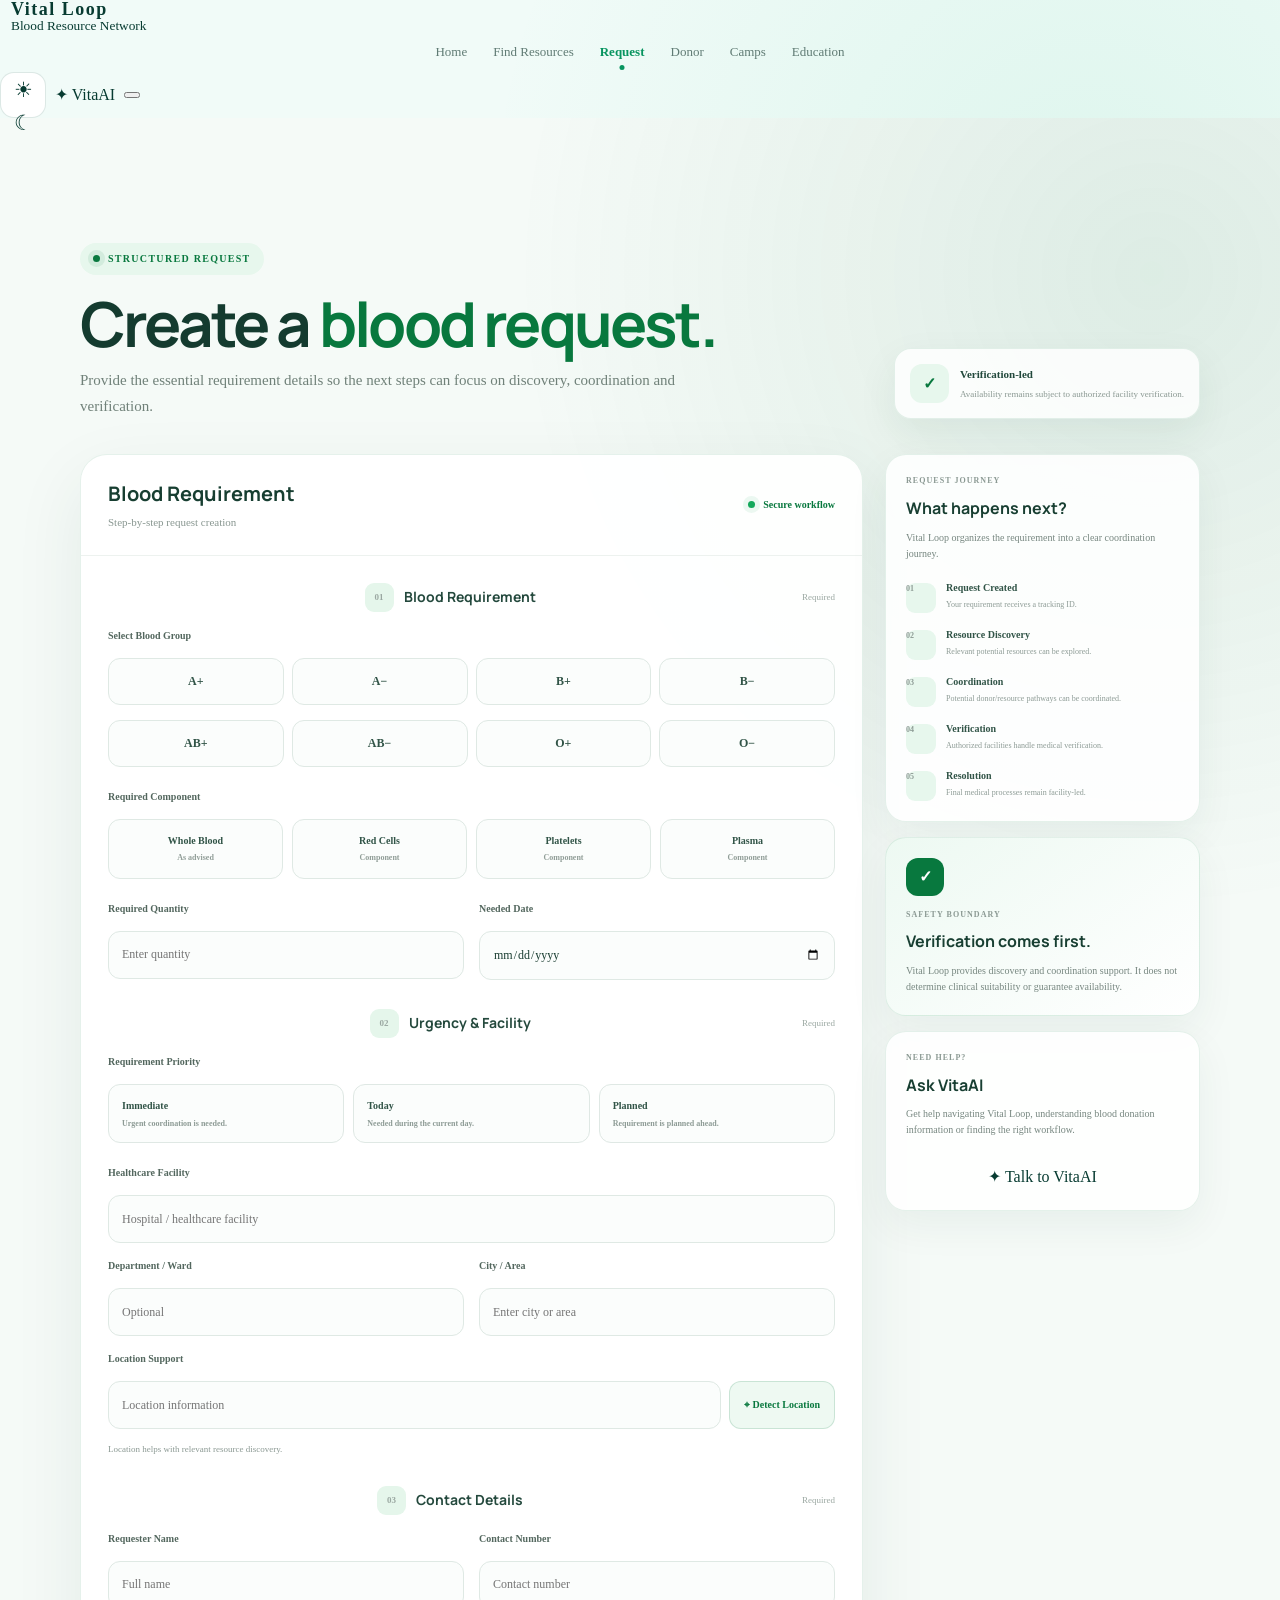
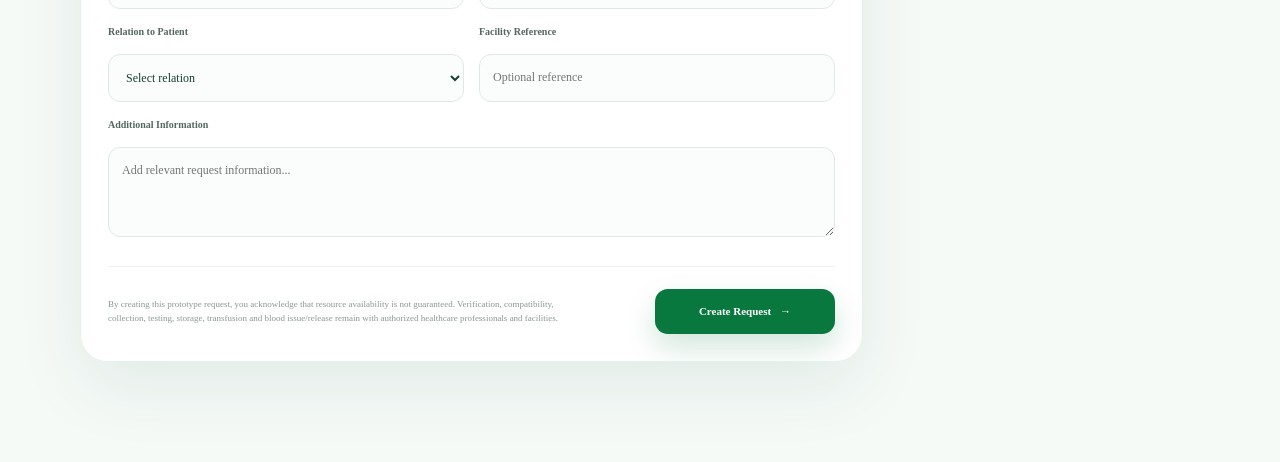
<file: blood-request.html>
<!DOCTYPE html>
<html lang="en">

<head>

    <meta charset="UTF-8">

    <meta
        name="viewport"
        content="width=device-width, initial-scale=1.0, viewport-fit=cover"
    >

    <meta
        name="description"
        content="Vital Loop Blood Request — create and track a structured blood requirement."
    >

    <meta
        name="theme-color"
        content="#08783E"
    >

    <title>Blood Request — Vital Loop</title>

    <link rel="manifest" href="manifest.json">

    <link
        rel="preconnect"
        href="https://fonts.googleapis.com"
    >

    <link
        rel="preconnect"
        href="https://fonts.gstatic.com"
        crossorigin
    >

    <link
        href="https://fonts.googleapis.com/css2?family=DM+Sans:wght@400;500;600;700&family=Manrope:wght@500;600;700;800&display=swap"
        rel="stylesheet"
    >

    <link rel="stylesheet" href="css/style.css">
    <link rel="stylesheet" href="css/responsive.css">
    <link rel="stylesheet" href="css/animations.css">

    <style>

        /* =====================================================
           PAGE
        ===================================================== */

        .request-page {
            min-height: 100vh;
            background:
                radial-gradient(
                    circle at 90% 8%,
                    rgba(8, 120, 62, .10),
                    transparent 30%
                ),
                #f5faf7;
        }


        .request-main {
            padding: 125px 20px 100px;
        }


        .request-container {
            width: min(1120px, 100%);
            margin: auto;
        }


        /* =====================================================
           HERO
        ===================================================== */

        .request-hero {
            display: flex;
            justify-content: space-between;
            align-items: flex-end;
            gap: 35px;
            margin-bottom: 35px;
        }


        .request-kicker {
            display: inline-flex;
            align-items: center;
            gap: 8px;
            padding: 8px 13px;
            border-radius: 999px;
            background: #e7f7ed;
            color: #08783e;
            font-size: 10px;
            font-weight: 900;
            letter-spacing: .13em;
        }


        .request-kicker span {
            width: 7px;
            height: 7px;
            border-radius: 50%;
            background: #08783e;
            box-shadow:
                0 0 0 5px rgba(8,120,62,.09);
        }


        .request-hero h1 {
            margin: 17px 0 12px;
            color: #143b2f;
            font-family: "Manrope", sans-serif;
            font-size: clamp(40px, 5vw, 62px);
            line-height: 1.04;
            letter-spacing: -.045em;
        }


        .request-hero h1 span {
            color: #08783e;
        }


        .request-hero p {
            max-width: 650px;
            margin: 0;
            color: #708179;
            font-size: 15px;
            line-height: 1.7;
        }


        .request-hero-badge {
            display: flex;
            align-items: center;
            gap: 11px;
            min-width: 220px;
            padding: 15px;
            border: 1px solid rgba(8,120,62,.10);
            border-radius: 17px;
            background: rgba(255,255,255,.82);
            box-shadow: 0 15px 40px rgba(17,70,47,.07);
        }


        .request-hero-badge-icon {
            width: 39px;
            height: 39px;
            display: grid;
            place-items: center;
            border-radius: 12px;
            background: #e7f7ed;
            color: #08783e;
            font-weight: 900;
        }


        .request-hero-badge strong {
            display: block;
            color: #21483b;
            font-size: 11px;
        }


        .request-hero-badge small {
            display: block;
            margin-top: 3px;
            color: #8b9993;
            font-size: 9px;
        }


        /* =====================================================
           WORKSPACE
        ===================================================== */

        .request-workspace {
            display: grid;
            grid-template-columns: minmax(0, 1fr) 315px;
            gap: 22px;
            align-items: start;
        }


        .request-panel {
            border: 1px solid rgba(8,120,62,.10);
            border-radius: 27px;
            background: rgba(255,255,255,.92);
            box-shadow: 0 25px 70px rgba(17,70,47,.08);
            overflow: hidden;
        }


        .panel-header {
            display: flex;
            align-items: center;
            justify-content: space-between;
            gap: 20px;
            padding: 23px 27px;
            border-bottom: 1px solid #edf2ef;
        }


        .panel-header h2 {
            margin: 0 0 4px;
            color: #173e31;
            font-family: "Manrope", sans-serif;
            font-size: 20px;
        }


        .panel-header p {
            margin: 0;
            color: #899791;
            font-size: 11px;
        }


        .progress-status {
            display: flex;
            align-items: center;
            gap: 8px;
            color: #08783e;
            font-size: 10px;
            font-weight: 800;
        }


        .progress-status i {
            width: 7px;
            height: 7px;
            border-radius: 50%;
            background: #14a85b;
            box-shadow:
                0 0 0 5px rgba(20,168,91,.08);
        }


        /* =====================================================
           FORM
        ===================================================== */

        .request-form {
            padding: 27px;
        }


        .form-block {
            margin-bottom: 29px;
        }


        .form-block:last-child {
            margin-bottom: 0;
        }


        .form-title {
            display: flex;
            align-items: center;
            gap: 10px;
            margin-bottom: 16px;
        }


        .form-number {
            width: 29px;
            height: 29px;
            display: grid;
            place-items: center;
            border-radius: 9px;
            background: #e5f6eb;
            color: #08783e;
            font-size: 10px;
            font-weight: 900;
        }


        .form-title h3 {
            margin: 0;
            color: #24493d;
            font-family: "Manrope", sans-serif;
            font-size: 14px;
        }


        .form-title span {
            margin-left: auto;
            color: #9aa7a1;
            font-size: 9px;
        }


        .grid {
            display: grid;
            grid-template-columns: repeat(2, minmax(0,1fr));
            gap: 15px;
        }


        .field {
            display: flex;
            flex-direction: column;
            gap: 7px;
        }


        .field.full {
            grid-column: 1 / -1;
        }


        .field label {
            color: #53675e;
            font-size: 10px;
            font-weight: 800;
        }


        .field input,
        .field select,
        .field textarea {
            width: 100%;
            box-sizing: border-box;
            border: 1px solid #dfe9e4;
            border-radius: 12px;
            padding: 13px;
            outline: none;
            background: #fbfdfc;
            color: #193d31;
            font-family: inherit;
            font-size: 12px;
            transition: .2s ease;
        }


        .field textarea {
            min-height: 90px;
            resize: vertical;
        }


        .field input:focus,
        .field select:focus,
        .field textarea:focus {
            border-color: rgba(8,120,62,.55);
            background: #ffffff;
            box-shadow:
                0 0 0 4px rgba(8,120,62,.07);
        }


        /* =====================================================
           BLOOD GROUP
        ===================================================== */

        .blood-grid {
            display: grid;
            grid-template-columns: repeat(4, 1fr);
            gap: 8px;
        }


        .blood-radio {
            position: relative;
        }


        .blood-radio input {
            position: absolute;
            opacity: 0;
        }


        .blood-radio label {
            min-height: 47px;
            display: grid;
            place-items: center;
            border: 1px solid #dfe9e4;
            border-radius: 12px;
            background: #fbfdfc;
            color: #315447;
            cursor: pointer;
            font-size: 12px;
            font-weight: 900;
            transition: .2s ease;
        }


        .blood-radio label:hover {
            transform: translateY(-1px);
            border-color: rgba(8,120,62,.35);
        }


        .blood-radio input:checked + label {
            border-color: #08783e;
            background: #e7f7ed;
            color: #08783e;
            box-shadow:
                inset 0 0 0 1px #08783e;
        }


        /* =====================================================
           COMPONENT CARDS
        ===================================================== */

        .component-grid {
            display: grid;
            grid-template-columns: repeat(4,1fr);
            gap: 9px;
        }


        .component-option {
            position: relative;
        }


        .component-option input {
            position: absolute;
            opacity: 0;
        }


        .component-option label {
            display: block;
            padding: 13px 9px;
            border: 1px solid #dfe9e4;
            border-radius: 12px;
            background: #fbfdfc;
            cursor: pointer;
            text-align: center;
            transition: .2s ease;
        }


        .component-option label strong {
            display: block;
            color: #315447;
            font-size: 10px;
        }


        .component-option label span {
            display: block;
            margin-top: 3px;
            color: #909d97;
            font-size: 8px;
        }


        .component-option input:checked + label {
            border-color: #08783e;
            background: #eef9f2;
            box-shadow:
                inset 0 0 0 1px #08783e;
        }


        /* =====================================================
           LOCATION
        ===================================================== */

        .location-field {
            display: grid;
            grid-template-columns: 1fr auto;
            gap: 8px;
        }


        .detect-location {
            border: 1px solid rgba(8,120,62,.16);
            border-radius: 12px;
            padding: 0 14px;
            background: #eef9f2;
            color: #08783e;
            cursor: pointer;
            font: inherit;
            font-size: 10px;
            font-weight: 800;
        }


        .location-message {
            margin-top: 6px;
            color: #8b9993;
            font-size: 9px;
        }


        /* =====================================================
           PRIORITY
        ===================================================== */

        .priority-grid {
            display: grid;
            grid-template-columns: repeat(3,1fr);
            gap: 9px;
        }


        .priority-option {
            position: relative;
        }


        .priority-option input {
            position: absolute;
            opacity: 0;
        }


        .priority-option label {
            display: block;
            padding: 13px;
            border: 1px solid #dfe8e4;
            border-radius: 12px;
            cursor: pointer;
            background: #fbfdfc;
            transition: .2s ease;
        }


        .priority-option label strong {
            display: block;
            color: #315447;
            font-size: 10px;
        }


        .priority-option label span {
            display: block;
            margin-top: 4px;
            color: #8d9b95;
            font-size: 8px;
            line-height: 1.45;
        }


        .priority-option input:checked + label {
            border-color: #08783e;
            background: #eef9f2;
            box-shadow:
                inset 0 0 0 1px #08783e;
        }


        /* =====================================================
           FOOT ACTION
        ===================================================== */

        .form-footer {
            display: flex;
            align-items: center;
            justify-content: space-between;
            gap: 20px;
            margin-top: 27px;
            padding-top: 22px;
            border-top: 1px solid #edf2ef;
        }


        .form-note {
            max-width: 470px;
            margin: 0;
            color: #899791;
            font-size: 9px;
            line-height: 1.55;
        }


        .submit-button {
            min-width: 180px;
            display: inline-flex;
            justify-content: center;
            align-items: center;
            gap: 9px;
            border: 0;
            border-radius: 13px;
            padding: 14px 20px;
            background: #08783e;
            color: white;
            cursor: pointer;
            font: inherit;
            font-size: 11px;
            font-weight: 800;
            box-shadow:
                0 13px 30px rgba(8,120,62,.19);
            transition: .2s ease;
        }


        .submit-button:hover {
            transform: translateY(-2px);
            box-shadow:
                0 18px 35px rgba(8,120,62,.24);
        }


        /* =====================================================
           SIDEBAR
        ===================================================== */

        .request-sidebar {
            display: grid;
            gap: 15px;
        }


        .side-panel {
            padding: 20px;
            border: 1px solid rgba(8,120,62,.10);
            border-radius: 21px;
            background: rgba(255,255,255,.87);
            box-shadow:
                0 15px 40px rgba(17,70,47,.06);
        }


        .side-label {
            display: block;
            margin-bottom: 8px;
            color: #8b9993;
            font-size: 8px;
            font-weight: 900;
            letter-spacing: .13em;
        }


        .side-panel h3 {
            margin: 0 0 8px;
            color: #183f32;
            font-family: "Manrope", sans-serif;
            font-size: 16px;
        }


        .side-panel > p {
            margin: 0;
            color: #778780;
            font-size: 10px;
            line-height: 1.6;
        }


        .journey {
            display: grid;
            gap: 14px;
            margin-top: 18px;
        }


        .journey-step {
            display: grid;
            grid-template-columns: 30px 1fr;
            gap: 10px;
        }


        .journey-step-number {
            width: 30px;
            height: 30px;
            display: grid;
            place-items: center;
            border-radius: 9px;
            background: #e7f7ed;
            color: #08783e;
            font-size: 9px;
            font-weight: 900;
        }


        .journey-step strong {
            display: block;
            color: #315447;
            font-size: 10px;
        }


        .journey-step span {
            display: block;
            margin-top: 3px;
            color: #8d9b95;
            font-size: 8px;
            line-height: 1.4;
        }


        .boundary-panel {
            background:
                linear-gradient(
                    145deg,
                    #edf9f2,
                    #ffffff
                );
        }


        .boundary-icon {
            width: 38px;
            height: 38px;
            display: grid;
            place-items: center;
            margin-bottom: 13px;
            border-radius: 12px;
            background: #08783e;
            color: #ffffff;
            font-weight: 900;
        }


        /* =====================================================
           MODAL
        ===================================================== */

        .success-overlay {
            position: fixed;
            inset: 0;
            z-index: 9999;
            display: none;
            place-items: center;
            padding: 20px;
            background: rgba(7,28,20,.48);
            backdrop-filter: blur(9px);
        }


        .success-overlay.show {
            display: grid;
        }


        .success-modal {
            width: min(460px,100%);
            padding: 30px;
            border-radius: 25px;
            background: #ffffff;
            box-shadow: 0 35px 100px rgba(0,0,0,.2);
            text-align: center;
            animation: requestModal .3s ease;
        }


        .success-icon {
            width: 62px;
            height: 62px;
            display: grid;
            place-items: center;
            margin: auto auto 16px;
            border-radius: 19px;
            background: #e6f7ed;
            color: #08783e;
            font-size: 23px;
            font-weight: 900;
        }


        .success-modal h2 {
            margin: 0 0 8px;
            color: #183f32;
            font-family: "Manrope", sans-serif;
        }


        .success-modal p {
            margin: 0 auto 18px;
            max-width: 370px;
            color: #788981;
            font-size: 11px;
            line-height: 1.65;
        }


        .generated-id {
            padding: 13px;
            margin-bottom: 18px;
            border-radius: 12px;
            background: #f0f7f3;
            color: #08783e;
            font-family: monospace;
            font-size: 13px;
            font-weight: 900;
            letter-spacing: .08em;
        }


        .modal-buttons {
            display: flex;
            justify-content: center;
            gap: 9px;
        }


        .modal-button {
            border: 0;
            border-radius: 11px;
            padding: 12px 16px;
            cursor: pointer;
            font: inherit;
            font-size: 10px;
            font-weight: 800;
        }


        .modal-button.primary {
            background: #08783e;
            color: white;
        }


        .modal-button.secondary {
            background: #edf3f0;
            color: #315447;
        }


        @keyframes requestModal {

            from {
                opacity: 0;
                transform: translateY(15px) scale(.98);
            }

            to {
                opacity: 1;
                transform: translateY(0) scale(1);
            }

        }


        /* =====================================================
           DARK MODE
        ===================================================== */

        body.dark-mode .request-page {
            background: #091713;
        }


        body.dark-mode .request-hero h1,
        body.dark-mode .panel-header h2,
        body.dark-mode .form-title h3,
        body.dark-mode .side-panel h3,
        body.dark-mode .blood-radio label,
        body.dark-mode .component-option label strong,
        body.dark-mode .priority-option label strong,
        body.dark-mode .journey-step strong {
            color: #e5f3ec;
        }


        body.dark-mode .request-hero p,
        body.dark-mode .field label,
        body.dark-mode .form-title span,
        body.dark-mode .panel-header p,
        body.dark-mode .side-panel > p,
        body.dark-mode .journey-step span,
        body.dark-mode .form-note,
        body.dark-mode .location-message {
            color: #98ada4;
        }


        body.dark-mode .request-panel,
        body.dark-mode .side-panel,
        body.dark-mode .request-hero-badge {
            background: rgba(14,32,26,.90);
            border-color: rgba(255,255,255,.07);
        }


        body.dark-mode .panel-header,
        body.dark-mode .form-footer {
            border-color: rgba(255,255,255,.07);
        }


        body.dark-mode .field input,
        body.dark-mode .field select,
        body.dark-mode .field textarea,
        body.dark-mode .blood-radio label,
        body.dark-mode .component-option label,
        body.dark-mode .priority-option label {
            background: #0c211a;
            border-color: rgba(255,255,255,.09);
            color: #e0eee8;
        }


        body.dark-mode .success-modal {
            background: #10251e;
        }


        body.dark-mode .success-modal h2 {
            color: #e5f3ec;
        }


        /* =====================================================
           RESPONSIVE
        ===================================================== */

        @media (max-width: 930px) {

            .request-workspace {
                grid-template-columns: 1fr;
            }

            .request-sidebar {
                grid-template-columns: repeat(2,1fr);
            }

            .request-hero {
                align-items: flex-start;
                flex-direction: column;
            }

        }


        @media (max-width: 650px) {

            .request-main {
                padding: 95px 14px 100px;
            }

            .request-hero h1 {
                font-size: 41px;
            }

            .request-hero p {
                font-size: 13px;
            }

            .request-hero-badge {
                width: 100%;
                box-sizing: border-box;
            }

            .request-panel {
                border-radius: 21px;
            }

            .panel-header,
            .request-form {
                padding: 19px;
            }

            .panel-header {
                align-items: flex-start;
                flex-direction: column;
            }

            .grid {
                grid-template-columns: 1fr;
            }

            .field.full {
                grid-column: auto;
            }

            .blood-grid {
                grid-template-columns: repeat(4,1fr);
            }

            .component-grid {
                grid-template-columns: repeat(2,1fr);
            }

            .priority-grid {
                grid-template-columns: 1fr;
            }

            .location-field {
                grid-template-columns: 1fr;
            }

            .detect-location {
                min-height: 45px;
            }

            .form-footer {
                align-items: stretch;
                flex-direction: column;
            }

            .submit-button {
                width: 100%;
            }

            .request-sidebar {
                grid-template-columns: 1fr;
            }

            .modal-buttons {
                flex-direction: column;
            }

            .modal-button {
                width: 100%;
            }

        }


        @media (prefers-reduced-motion: reduce) {

            *,
            *::before,
            *::after {
                animation-duration: .01ms !important;
                animation-iteration-count: 1 !important;
            }

        }

    </style>

</head>


<body>


    <!-- =====================================================
         HEADER
    ====================================================== -->

    <header class="top-header">

        <div class="header-inner">


            <a
                href="index.html"
                class="brand"
                aria-label="Vital Loop Home"
            >

                <span class="brand-symbol">

                    <svg
                        viewBox="0 0 100 100"
                        xmlns="http://www.w3.org/2000/svg"
                    >

                        <circle
                            cx="50"
                            cy="50"
                            r="46"
                            fill="currentColor"
                        />

                        <path
                            d="
                                M50 18
                                C50 18 29 43 29 59
                                C29 73 38 83 50 83
                                C62 83 71 73 71 59
                                C71 43 50 18 50 18Z
                            "
                            fill="#ffffff"
                        />

                        <circle
                            cx="31"
                            cy="31"
                            r="5"
                            fill="#ffffff"
                        />

                        <circle
                            cx="69"
                            cy="31"
                            r="5"
                            fill="#ffffff"
                        />

                        <path
                            d="M35 32 L50 45 L65 32"
                            fill="none"
                            stroke="#ffffff"
                            stroke-width="3"
                            stroke-linecap="round"
                        />

                    </svg>

                </span>


                <span class="brand-text">

                    <strong>
                        Vital Loop
                    </strong>

                    <small>
                        Blood Resource Network
                    </small>

                </span>

            </a>


            <nav
                class="desktop-nav"
                aria-label="Primary navigation"
            >

                <a
                    href="index.html"
                    class="nav-link"
                >
                    Home
                </a>

                <a
                    href="find-blood.html"
                    class="nav-link"
                >
                    Find Resources
                </a>

                <a
                    href="blood-request.html"
                    class="nav-link active"
                >
                    Request
                </a>

                <a
                    href="donor.html"
                    class="nav-link"
                >
                    Donor
                </a>

                <a
                    href="camps.html"
                    class="nav-link"
                >
                    Camps
                </a>

                <a
                    href="blood-education.html"
                    class="nav-link"
                >
                    Education
                </a>

            </nav>


            <div class="header-actions">

                <button
                    type="button"
                    id="themeToggle"
                    class="icon-button theme-toggle"
                    aria-label="Toggle day and night mode"
                >

                    <span class="theme-sun">☀</span>
                    <span class="theme-moon">☾</span>

                </button>


                <a
                    href="assistant.html"
                    class="ai-header-button"
                >
                    <span class="ai-icon">✦</span>
                    VitaAI
                </a>


                <button
                    type="button"
                    id="mobileMenuButton"
                    class="icon-button mobile-menu-button"
                    aria-label="Open menu"
                >

                    <span></span>
                    <span></span>
                    <span></span>

                </button>

            </div>

        </div>

    </header>


    <!-- =====================================================
         MOBILE MENU
    ====================================================== -->

    <div
        id="mobileMenu"
        class="mobile-menu"
        aria-hidden="true"
    >

        <div class="mobile-menu-header">

            <strong>
                Vital Loop
            </strong>

            <button
                type="button"
                id="mobileMenuClose"
                class="icon-button"
            >
                ×
            </button>

        </div>


        <div class="mobile-menu-links">

            <a href="index.html">
                <span>⌂</span>
                Home
            </a>

            <a href="find-blood.html">
                <span>⌕</span>
                Find Resources
            </a>

            <a href="blood-request.html">
                <span>+</span>
                Blood Request
            </a>

            <a href="donor.html">
                <span>♡</span>
                Donor Network
            </a>

            <a href="camps.html">
                <span>◉</span>
                Donation Camps
            </a>

            <a href="blood-education.html">
                <span>i</span>
                Blood Education
            </a>

            <a href="prescription.html">
                <span>▣</span>
                Prescription
            </a>

            <a href="assistant.html">
                <span>✦</span>
                VitaAI
            </a>

        </div>

    </div>


    <!-- =====================================================
         MAIN
    ====================================================== -->

    <main class="request-page">

        <div class="request-main">

            <div class="request-container">


                <!-- =================================================
                     HERO
                ================================================== -->

                <section class="request-hero">

                    <div>

                        <div class="request-kicker">

                            <span></span>

                            STRUCTURED REQUEST

                        </div>


                        <h1>

                            Create a
                            <span>blood request.</span>

                        </h1>


                        <p>

                            Provide the essential requirement details
                            so the next steps can focus on discovery,
                            coordination and verification.

                        </p>

                    </div>


                    <div class="request-hero-badge">

                        <div class="request-hero-badge-icon">
                            ✓
                        </div>

                        <div>

                            <strong>
                                Verification-led
                            </strong>

                            <small>
                                Availability remains subject
                                to authorized facility verification.
                            </small>

                        </div>

                    </div>

                </section>


                <!-- =================================================
                     WORKSPACE
                ================================================== -->

                <section class="request-workspace">


                    <!-- FORM PANEL -->

                    <div class="request-panel">

                        <div class="panel-header">

                            <div>

                                <h2>
                                    Blood Requirement
                                </h2>

                                <p>
                                    Step-by-step request creation
                                </p>

                            </div>


                            <div class="progress-status">

                                <i></i>

                                Secure workflow

                            </div>

                        </div>


                        <form
                            id="bloodRequestForm"
                            class="request-form"
                        >


                            <!-- ================================
                                 BLOCK 01
                            ================================= -->

                            <div class="form-block">

                                <div class="form-title">

                                    <span class="form-number">
                                        01
                                    </span>

                                    <h3>
                                        Blood Requirement
                                    </h3>

                                    <span>
                                        Required
                                    </span>

                                </div>


                                <div class="grid">


                                    <div class="field full">

                                        <label>
                                            Select Blood Group
                                        </label>


                                        <div class="blood-grid">


                                            <div class="blood-radio">

                                                <input
                                                    type="radio"
                                                    name="bloodGroup"
                                                    id="aPlus"
                                                    value="A+"
                                                    required
                                                >

                                                <label for="aPlus">
                                                    A+
                                                </label>

                                            </div>


                                            <div class="blood-radio">

                                                <input
                                                    type="radio"
                                                    name="bloodGroup"
                                                    id="aMinus"
                                                    value="A-"
                                                >

                                                <label for="aMinus">
                                                    A−
                                                </label>

                                            </div>


                                            <div class="blood-radio">

                                                <input
                                                    type="radio"
                                                    name="bloodGroup"
                                                    id="bPlus"
                                                    value="B+"
                                                >

                                                <label for="bPlus">
                                                    B+
                                                </label>

                                            </div>


                                            <div class="blood-radio">

                                                <input
                                                    type="radio"
                                                    name="bloodGroup"
                                                    id="bMinus"
                                                    value="B-"
                                                >

                                                <label for="bMinus">
                                                    B−
                                                </label>

                                            </div>


                                            <div class="blood-radio">

                                                <input
                                                    type="radio"
                                                    name="bloodGroup"
                                                    id="abPlus"
                                                    value="AB+"
                                                >

                                                <label for="abPlus">
                                                    AB+
                                                </label>

                                            </div>


                                            <div class="blood-radio">

                                                <input
                                                    type="radio"
                                                    name="bloodGroup"
                                                    id="abMinus"
                                                    value="AB-"
                                                >

                                                <label for="abMinus">
                                                    AB−
                                                </label>

                                            </div>


                                            <div class="blood-radio">

                                                <input
                                                    type="radio"
                                                    name="bloodGroup"
                                                    id="oPlus"
                                                    value="O+"
                                                >

                                                <label for="oPlus">
                                                    O+
                                                </label>

                                            </div>


                                            <div class="blood-radio">

                                                <input
                                                    type="radio"
                                                    name="bloodGroup"
                                                    id="oMinus"
                                                    value="O-"
                                                >

                                                <label for="oMinus">
                                                    O−
                                                </label>

                                            </div>

                                        </div>

                                    </div>


                                    <div class="field full">

                                        <label>
                                            Required Component
                                        </label>


                                        <div class="component-grid">


                                            <div class="component-option">

                                                <input
                                                    type="radio"
                                                    name="component"
                                                    id="wholeBlood"
                                                    value="Whole Blood"
                                                    required
                                                >

                                                <label for="wholeBlood">

                                                    <strong>
                                                        Whole Blood
                                                    </strong>

                                                    <span>
                                                        As advised
                                                    </span>

                                                </label>

                                            </div>


                                            <div class="component-option">

                                                <input
                                                    type="radio"
                                                    name="component"
                                                    id="redCells"
                                                    value="Red Cells"
                                                >

                                                <label for="redCells">

                                                    <strong>
                                                        Red Cells
                                                    </strong>

                                                    <span>
                                                        Component
                                                    </span>

                                                </label>

                                            </div>


                                            <div class="component-option">

                                                <input
                                                    type="radio"
                                                    name="component"
                                                    id="platelets"
                                                    value="Platelets"
                                                >

                                                <label for="platelets">

                                                    <strong>
                                                        Platelets
                                                    </strong>

                                                    <span>
                                                        Component
                                                    </span>

                                                </label>

                                            </div>


                                            <div class="component-option">

                                                <input
                                                    type="radio"
                                                    name="component"
                                                    id="plasma"
                                                    value="Plasma"
                                                >

                                                <label for="plasma">

                                                    <strong>
                                                        Plasma
                                                    </strong>

                                                    <span>
                                                        Component
                                                    </span>

                                                </label>

                                            </div>

                                        </div>

                                    </div>


                                    <div class="field">

                                        <label for="quantity">
                                            Required Quantity
                                        </label>

                                        <input
                                            id="quantity"
                                            name="quantity"
                                            type="number"
                                            min="1"
                                            max="50"
                                            placeholder="Enter quantity"
                                            required
                                        >

                                    </div>


                                    <div class="field">

                                        <label for="neededDate">
                                            Needed Date
                                        </label>

                                        <input
                                            id="neededDate"
                                            name="neededDate"
                                            type="date"
                                            required
                                        >

                                    </div>

                                </div>

                            </div>


                            <!-- ================================
                                 BLOCK 02
                            ================================= -->

                            <div class="form-block">

                                <div class="form-title">

                                    <span class="form-number">
                                        02
                                    </span>

                                    <h3>
                                        Urgency & Facility
                                    </h3>

                                    <span>
                                        Required
                                    </span>

                                </div>


                                <div class="grid">


                                    <div class="field full">

                                        <label>
                                            Requirement Priority
                                        </label>


                                        <div class="priority-grid">


                                            <div class="priority-option">

                                                <input
                                                    type="radio"
                                                    name="priority"
                                                    id="priorityImmediate"
                                                    value="Immediate"
                                                    required
                                                >

                                                <label for="priorityImmediate">

                                                    <strong>
                                                        Immediate
                                                    </strong>

                                                    <span>
                                                        Urgent coordination
                                                        is needed.
                                                    </span>

                                                </label>

                                            </div>


                                            <div class="priority-option">

                                                <input
                                                    type="radio"
                                                    name="priority"
                                                    id="priorityToday"
                                                    value="Today"
                                                >

                                                <label for="priorityToday">

                                                    <strong>
                                                        Today
                                                    </strong>

                                                    <span>
                                                        Needed during
                                                        the current day.
                                                    </span>

                                                </label>

                                            </div>


                                            <div class="priority-option">

                                                <input
                                                    type="radio"
                                                    name="priority"
                                                    id="priorityPlanned"
                                                    value="Planned"
                                                >

                                                <label for="priorityPlanned">

                                                    <strong>
                                                        Planned
                                                    </strong>

                                                    <span>
                                                        Requirement is
                                                        planned ahead.
                                                    </span>

                                                </label>

                                            </div>

                                        </div>

                                    </div>


                                    <div class="field full">

                                        <label for="facilityName">
                                            Healthcare Facility
                                        </label>

                                        <input
                                            id="facilityName"
                                            name="facilityName"
                                            type="text"
                                            placeholder="Hospital / healthcare facility"
                                            required
                                        >

                                    </div>


                                    <div class="field">

                                        <label for="ward">
                                            Department / Ward
                                        </label>

                                        <input
                                            id="ward"
                                            name="ward"
                                            type="text"
                                            placeholder="Optional"
                                        >

                                    </div>


                                    <div class="field">

                                        <label for="city">
                                            City / Area
                                        </label>

                                        <input
                                            id="city"
                                            name="city"
                                            type="text"
                                            placeholder="Enter city or area"
                                            required
                                        >

                                    </div>


                                    <div class="field full">

                                        <label for="location">
                                            Location Support
                                        </label>


                                        <div class="location-field">

                                            <input
                                                id="location"
                                                name="location"
                                                type="text"
                                                placeholder="Location information"
                                            >


                                            <button
                                                type="button"
                                                id="detectLocation"
                                                class="detect-location"
                                            >
                                                ⌖ Detect Location
                                            </button>

                                        </div>


                                        <div
                                            id="locationMessage"
                                            class="location-message"
                                        >
                                            Location helps with relevant
                                            resource discovery.
                                        </div>

                                    </div>

                                </div>

                            </div>


                            <!-- ================================
                                 BLOCK 03
                            ================================= -->

                            <div class="form-block">

                                <div class="form-title">

                                    <span class="form-number">
                                        03
                                    </span>

                                    <h3>
                                        Contact Details
                                    </h3>

                                    <span>
                                        Required
                                    </span>

                                </div>


                                <div class="grid">


                                    <div class="field">

                                        <label for="name">
                                            Requester Name
                                        </label>

                                        <input
                                            id="name"
                                            name="name"
                                            type="text"
                                            placeholder="Full name"
                                            required
                                        >

                                    </div>


                                    <div class="field">

                                        <label for="phone">
                                            Contact Number
                                        </label>

                                        <input
                                            id="phone"
                                            name="phone"
                                            type="tel"
                                            inputmode="tel"
                                            placeholder="Contact number"
                                            required
                                        >

                                    </div>


                                    <div class="field">

                                        <label for="relation">
                                            Relation to Patient
                                        </label>

                                        <select
                                            id="relation"
                                            name="relation"
                                        >

                                            <option value="">
                                                Select relation
                                            </option>

                                            <option>
                                                Self
                                            </option>

                                            <option>
                                                Family Member
                                            </option>

                                            <option>
                                                Friend
                                            </option>

                                            <option>
                                                Caregiver
                                            </option>

                                            <option>
                                                Other
                                            </option>

                                        </select>

                                    </div>


                                    <div class="field">

                                        <label for="reference">
                                            Facility Reference
                                        </label>

                                        <input
                                            id="reference"
                                            name="reference"
                                            type="text"
                                            placeholder="Optional reference"
                                        >

                                    </div>


                                    <div class="field full">

                                        <label for="notes">
                                            Additional Information
                                        </label>

                                        <textarea
                                            id="notes"
                                            name="notes"
                                            placeholder="Add relevant request information..."
                                        ></textarea>

                                    </div>

                                </div>

                            </div>


                            <!-- FOOTER -->

                            <div class="form-footer">

                                <p class="form-note">

                                    By creating this prototype request,
                                    you acknowledge that resource
                                    availability is not guaranteed.
                                    Verification, compatibility,
                                    collection, testing, storage,
                                    transfusion and blood issue/release
                                    remain with authorized healthcare
                                    professionals and facilities.

                                </p>


                                <button
                                    type="submit"
                                    class="submit-button"
                                >

                                    Create Request

                                    <span>
                                        →
                                    </span>

                                </button>

                            </div>

                        </form>

                    </div>


                    <!-- =================================================
                         SIDEBAR
                    ================================================== -->

                    <aside class="request-sidebar">


                        <div class="side-panel">

                            <span class="side-label">
                                REQUEST JOURNEY
                            </span>

                            <h3>
                                What happens next?
                            </h3>

                            <p>
                                Vital Loop organizes the requirement
                                into a clear coordination journey.
                            </p>


                            <div class="journey">


                                <div class="journey-step">

                                    <span class="journey-step-number">
                                        01
                                    </span>

                                    <div>

                                        <strong>
                                            Request Created
                                        </strong>

                                        <span>
                                            Your requirement receives
                                            a tracking ID.
                                        </span>

                                    </div>

                                </div>


                                <div class="journey-step">

                                    <span class="journey-step-number">
                                        02
                                    </span>

                                    <div>

                                        <strong>
                                            Resource Discovery
                                        </strong>

                                        <span>
                                            Relevant potential resources
                                            can be explored.
                                        </span>

                                    </div>

                                </div>


                                <div class="journey-step">

                                    <span class="journey-step-number">
                                        03
                                    </span>

                                    <div>

                                        <strong>
                                            Coordination
                                        </strong>

                                        <span>
                                            Potential donor/resource
                                            pathways can be coordinated.
                                        </span>

                                    </div>

                                </div>


                                <div class="journey-step">

                                    <span class="journey-step-number">
                                        04
                                    </span>

                                    <div>

                                        <strong>
                                            Verification
                                        </strong>

                                        <span>
                                            Authorized facilities handle
                                            medical verification.
                                        </span>

                                    </div>

                                </div>


                                <div class="journey-step">

                                    <span class="journey-step-number">
                                        05
                                    </span>

                                    <div>

                                        <strong>
                                            Resolution
                                        </strong>

                                        <span>
                                            Final medical processes remain
                                            facility-led.
                                        </span>

                                    </div>

                                </div>

                            </div>

                        </div>


                        <div class="side-panel boundary-panel">

                            <div class="boundary-icon">
                                ✓
                            </div>

                            <span class="side-label">
                                SAFETY BOUNDARY
                            </span>

                            <h3>
                                Verification comes first.
                            </h3>

                            <p>
                                Vital Loop provides discovery and
                                coordination support. It does not
                                determine clinical suitability or
                                guarantee availability.
                            </p>

                        </div>


                        <div class="side-panel">

                            <span class="side-label">
                                NEED HELP?
                            </span>

                            <h3>
                                Ask VitaAI
                            </h3>

                            <p>
                                Get help navigating Vital Loop,
                                understanding blood donation information
                                or finding the right workflow.
                            </p>

                            <br>

                            <a
                                href="assistant.html"
                                class="secondary-button"
                                style="
                                    width:100%;
                                    box-sizing:border-box;
                                    justify-content:center;
                                    display:inline-flex;
                                "
                            >
                                ✦ Talk to VitaAI
                            </a>

                        </div>

                    </aside>

                </section>

            </div>

        </div>

    </main>


    <!-- =====================================================
         MOBILE NAV
    ====================================================== -->

    <nav
        class="mobile-bottom-nav"
        aria-label="Mobile navigation"
    >

        <a
            href="index.html"
            class="bottom-nav-item"
        >
            <span>⌂</span>
            <small>Home</small>
        </a>


        <a
            href="find-blood.html"
            class="bottom-nav-item"
        >
            <span>⌕</span>
            <small>Find</small>
        </a>


        <a
            href="blood-request.html"
            class="bottom-nav-emergency active"
        >
            <span>+</span>
        </a>


        <a
            href="assistant.html"
            class="bottom-nav-item"
        >
            <span>✦</span>
            <small>VitaAI</small>
        </a>


        <button
            type="button"
            id="bottomMoreButton"
            class="bottom-nav-item"
        >
            <span>•••</span>
            <small>More</small>
        </button>

    </nav>


    <!-- =====================================================
         SUCCESS MODAL
    ====================================================== -->

    <div
        id="successOverlay"
        class="success-overlay"
        role="dialog"
        aria-modal="true"
        aria-labelledby="successTitle"
    >

        <div class="success-modal">

            <div class="success-icon">
                ✓
            </div>


            <h2 id="successTitle">
                Request Created
            </h2>


            <p>
                Your structured requirement has been saved locally
                for this working prototype.
            </p>


            <div
                id="generatedId"
                class="generated-id"
            >
                VL-000000
            </div>


            <div class="modal-buttons">

                <button
                    type="button"
                    id="trackButton"
                    class="modal-button primary"
                >
                    Track Request
                </button>


                <button
                    type="button"
                    id="closeModal"
                    class="modal-button secondary"
                >
                    Close
                </button>

            </div>

        </div>

    </div>


    <!-- =====================================================
         JAVASCRIPT
    ====================================================== -->

    <script src="js/app.js"></script>
    <script src="js/animations.js"></script>


    <script>

        document.addEventListener(
            "DOMContentLoaded",
            function () {


                /* =================================================
                   MOBILE MENU
                ================================================== */

                const menuButton =
                    document.getElementById(
                        "mobileMenuButton"
                    );

                const mobileMenu =
                    document.getElementById(
                        "mobileMenu"
                    );

                const closeMenuButton =
                    document.getElementById(
                        "mobileMenuClose"
                    );


                function openMenu() {

                    if (!mobileMenu) return;

                    mobileMenu.classList.add("open");

                    mobileMenu.setAttribute(
                        "aria-hidden",
                        "false"
                    );

                }


                function closeMenu() {

                    if (!mobileMenu) return;

                    mobileMenu.classList.remove("open");

                    mobileMenu.setAttribute(
                        "aria-hidden",
                        "true"
                    );

                }


                if (menuButton) {

                    menuButton.addEventListener(
                        "click",
                        openMenu
                    );

                }


                if (closeMenuButton) {

                    closeMenuButton.addEventListener(
                        "click",
                        closeMenu
                    );

                }


                if (mobileMenu) {

                    mobileMenu
                        .querySelectorAll("a")
                        .forEach(
                            function (link) {

                                link.addEventListener(
                                    "click",
                                    closeMenu
                                );

                            }
                        );

                }


                const moreButton =
                    document.getElementById(
                        "bottomMoreButton"
                    );

                if (moreButton) {

                    moreButton.addEventListener(
                        "click",
                        openMenu
                    );

                }


                /* =================================================
                   DATE DEFAULT
                ================================================== */

                const dateInput =
                    document.getElementById(
                        "neededDate"
                    );


                if (dateInput) {

                    const today =
                        new Date();

                    const year =
                        today.getFullYear();

                    const month =
                        String(
                            today.getMonth() + 1
                        ).padStart(2, "0");

                    const day =
                        String(
                            today.getDate()
                        ).padStart(2, "0");


                    dateInput.min =
                        year + "-" +
                        month + "-" +
                        day;

                }


                /* =================================================
                   LOCATION
                ================================================== */

                const detectLocation =
                    document.getElementById(
                        "detectLocation"
                    );

                const locationInput =
                    document.getElementById(
                        "location"
                    );

                const locationMessage =
                    document.getElementById(
                        "locationMessage"
                    );


                if (detectLocation) {

                    detectLocation.addEventListener(
                        "click",
                        function () {

                            if (
                                !navigator.geolocation
                            ) {

                                locationMessage.textContent =
                                    "Location detection is not supported on this device.";

                                return;

                            }


                            detectLocation.disabled =
                                true;

                            detectLocation.textContent =
                                "Detecting...";


                            locationMessage.textContent =
                                "Requesting device location...";


                            navigator.geolocation.getCurrentPosition(

                                function (position) {

                                    const latitude =
                                        position.coords.latitude;

                                    const longitude =
                                        position.coords.longitude;


                                    localStorage.setItem(
                                        "vitalLoopLocation",
                                        JSON.stringify({
                                            latitude,
                                            longitude,
                                            timestamp:
                                                Date.now()
                                        })
                                    );


                                    locationInput.value =
                                        "Current device location";


                                    locationMessage.textContent =
                                        "Device location captured for this prototype.";


                                    detectLocation.disabled =
                                        false;

                                    detectLocation.textContent =
                                        "✓ Added";

                                },


                                function () {

                                    locationMessage.textContent =
                                        "Location permission was unavailable. Enter your city or area manually.";

                                    detectLocation.disabled =
                                        false;

                                    detectLocation.textContent =
                                        "⌖ Detect Location";

                                },

                                {
                                    enableHighAccuracy: true,
                                    timeout: 10000,
                                    maximumAge: 60000
                                }

                            );

                        }
                    );

                }


                /* =================================================
                   REQUEST
                ================================================== */

                const form =
                    document.getElementById(
                        "bloodRequestForm"
                    );

                const overlay =
                    document.getElementById(
                        "successOverlay"
                    );

                const generatedId =
                    document.getElementById(
                        "generatedId"
                    );


                function generateId() {

                    const timestamp =
                        Date.now()
                            .toString()
                            .slice(-7);

                    const random =
                        Math.floor(
                            100 + Math.random() * 900
                        );

                    return "VL-" +
                        timestamp +
                        random;

                }


                if (form) {

                    form.addEventListener(
                        "submit",
                        function (event) {

                            event.preventDefault();


                            const data =
                                new FormData(form);


                            const requestId =
                                generateId();


                            const request = {

                                id:
                                    requestId,

                                bloodGroup:
                                    data.get(
                                        "bloodGroup"
                                    ),

                                component:
                                    data.get(
                                        "component"
                                    ),

                                quantity:
                                    Number(
                                        data.get(
                                            "quantity"
                                        )
                                    ),

                                neededDate:
                                    data.get(
                                        "neededDate"
                                    ),

                                priority:
                                    data.get(
                                        "priority"
                                    ),

                                facility:
                                    data.get(
                                        "facilityName"
                                    ),

                                ward:
                                    data.get(
                                        "ward"
                                    ),

                                city:
                                    data.get(
                                        "city"
                                    ),

                                location:
                                    data.get(
                                        "location"
                                    ),

                                name:
                                    data.get(
                                        "name"
                                    ),

                                phone:
                                    data.get(
                                        "phone"
                                    ),

                                relation:
                                    data.get(
                                        "relation"
                                    ),

                                reference:
                                    data.get(
                                        "reference"
                                    ),

                                notes:
                                    data.get(
                                        "notes"
                                    ),

                                status:
                                    "Request Created",

                                createdAt:
                                    new Date()
                                        .toISOString()

                            };


                            /*
                             * Working prototype storage.
                             * No external medical service is contacted.
                             */

                            localStorage.setItem(
                                "vitalLoopRequest",
                                JSON.stringify(
                                    request
                                )
                            );


                            /*
                             * Compatibility key for
                             * other prototype pages.
                             */

                            localStorage.setItem(
                                "pranavRequest",
                                JSON.stringify(
                                    request
                                )
                            );


                            generatedId.textContent =
                                requestId;


                            overlay.classList.add(
                                "show"
                            );


                            form.reset();

                        }
                    );

                }


                /* =================================================
                   MODAL ACTIONS
                ================================================== */

                const closeModal =
                    document.getElementById(
                        "closeModal"
                    );


                if (closeModal) {

                    closeModal.addEventListener(
                        "click",
                        function () {

                            overlay.classList.remove(
                                "show"
                            );

                        }
                    );

                }


                const trackButton =
                    document.getElementById(
                        "trackButton"
                    );


                if (trackButton) {

                    trackButton.addEventListener(
                        "click",
                        function () {

                            window.location.href =
                                "tracking.html";

                        }
                    );

                }


                if (overlay) {

                    overlay.addEventListener(
                        "click",
                        function (event) {

                            if (
                                event.target ===
                                overlay
                            ) {

                                overlay.classList.remove(
                                    "show"
                                );

                            }

                        }
                    );

                }


                document.addEventListener(
                    "keydown",
                    function (event) {

                        if (
                            event.key === "Escape"
                        ) {

                            overlay.classList.remove(
                                "show"
                            );

                        }

                    }
                );

            }
        );

    </script>

</body>

</html>
</file>
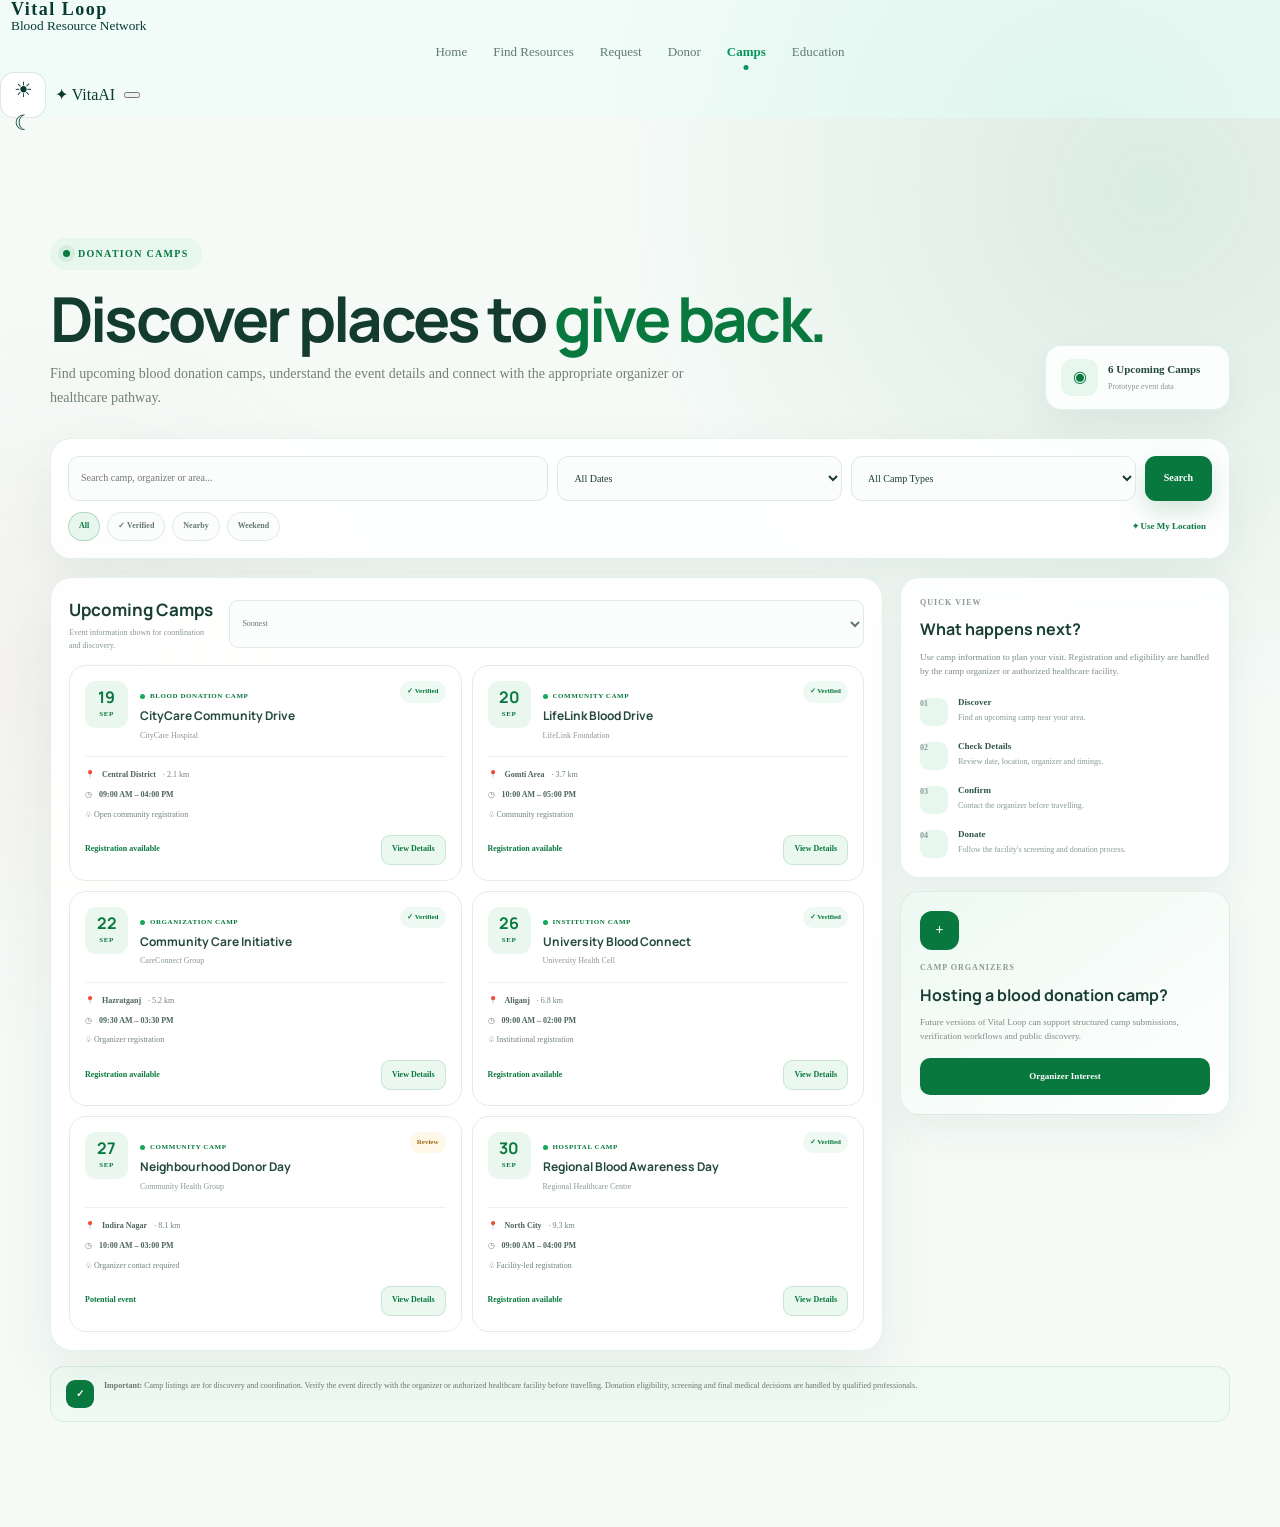
<file: camps.html>
<!DOCTYPE html>
<html lang="en">

<head>

    <meta charset="UTF-8">

    <meta
        name="viewport"
        content="width=device-width, initial-scale=1.0, viewport-fit=cover"
    >

    <meta
        name="description"
        content="Vital Loop — discover blood donation camps and verified healthcare events."
    >

    <meta
        name="theme-color"
        content="#08783E"
    >

    <title>Donation Camps — Vital Loop</title>

    <link rel="manifest" href="manifest.json">

    <link rel="preconnect" href="https://fonts.googleapis.com">

    <link
        rel="preconnect"
        href="https://fonts.gstatic.com"
        crossorigin
    >

    <link
        href="https://fonts.googleapis.com/css2?family=DM+Sans:wght@400;500;600;700&family=Manrope:wght@500;600;700;800&display=swap"
        rel="stylesheet"
    >

    <link rel="stylesheet" href="css/style.css">

    <link rel="stylesheet" href="css/responsive.css">

    <link rel="stylesheet" href="css/animations.css">


    <style>

        /* =====================================================
           PAGE
        ===================================================== */

        .camps-page {

            min-height: 100vh;

            background:
                radial-gradient(
                    circle at 90% 5%,
                    rgba(8,120,62,.11),
                    transparent 30%
                ),
                radial-gradient(
                    circle at 5% 40%,
                    rgba(220,80,90,.05),
                    transparent 25%
                ),
                #f5faf7;

        }


        .camps-main {

            padding:
                120px 20px
                105px;

        }


        .camps-container {

            width:
                min(1180px, 100%);

            margin: auto;

        }


        /* =====================================================
           HERO
        ===================================================== */

        .camps-hero {

            display: flex;

            align-items: flex-end;

            justify-content: space-between;

            gap: 30px;

            margin-bottom: 28px;

        }


        .camps-kicker {

            display: inline-flex;

            align-items: center;

            gap: 8px;

            padding:
                8px 13px;

            border-radius:
                999px;

            background:
                #e7f7ed;

            color:
                #08783e;

            font-size:
                10px;

            font-weight:
                900;

            letter-spacing:
                .13em;

        }


        .camps-kicker i {

            width:
                7px;

            height:
                7px;

            border-radius:
                50%;

            background:
                #08783e;

            box-shadow:
                0 0 0 5px
                rgba(8,120,62,.08);

        }


        .camps-hero h1 {

            margin:
                17px 0 11px;

            color:
                #143b2f;

            font-family:
                "Manrope", sans-serif;

            font-size:
                clamp(40px, 5vw, 62px);

            line-height:
                1.04;

            letter-spacing:
                -.045em;

        }


        .camps-hero h1 span {

            color:
                #08783e;

        }


        .camps-hero p {

            max-width:
                680px;

            margin:
                0;

            color:
                #718179;

            font-size:
                14px;

            line-height:
                1.7;

        }


        .camp-counter {

            display:
                flex;

            align-items:
                center;

            gap:
                10px;

            min-width:
                185px;

            padding:
                13px 15px;

            border:
                1px solid
                rgba(8,120,62,.10);

            border-radius:
                16px;

            background:
                rgba(255,255,255,.88);

            box-shadow:
                0 14px 35px
                rgba(17,70,47,.06);

        }


        .camp-counter-icon {

            width:
                37px;

            height:
                37px;

            display:
                grid;

            place-items:
                center;

            border-radius:
                11px;

            background:
                #e7f7ed;

            color:
                #08783e;

            font-size:
                16px;

        }


        .camp-counter strong {

            display:
                block;

            color:
                #21483b;

            font-size:
                11px;

        }


        .camp-counter small {

            display:
                block;

            margin-top:
                3px;

            color:
                #899891;

            font-size:
                8px;

        }


        /* =====================================================
           SEARCH
        ===================================================== */

        .camp-search {

            padding:
                17px;

            margin-bottom:
                18px;

            border:
                1px solid
                rgba(8,120,62,.10);

            border-radius:
                21px;

            background:
                rgba(255,255,255,.91);

            box-shadow:
                0 18px 50px
                rgba(17,70,47,.065);

        }


        .search-grid {

            display:
                grid;

            grid-template-columns:
                1.35fr
                .8fr
                .8fr
                auto;

            gap:
                9px;

        }


        .camp-field {

            position:
                relative;

        }


        .camp-field input,
        .camp-field select {

            width:
                100%;

            box-sizing:
                border-box;

            min-height:
                45px;

            padding:
                11px 12px;

            border:
                1px solid
                #dfe9e4;

            border-radius:
                11px;

            outline:
                none;

            background:
                #fbfdfc;

            color:
                #193d31;

            font-family:
                inherit;

            font-size:
                10px;

        }


        .camp-field input:focus,
        .camp-field select:focus {

            border-color:
                rgba(8,120,62,.50);

            box-shadow:
                0 0 0 4px
                rgba(8,120,62,.06);

        }


        .camp-search-button {

            min-height:
                45px;

            padding:
                0 19px;

            border:
                0;

            border-radius:
                11px;

            background:
                #08783e;

            color:
                #ffffff;

            cursor:
                pointer;

            font:
                inherit;

            font-size:
                10px;

            font-weight:
                800;

            box-shadow:
                0 10px 24px
                rgba(8,120,62,.18);

            transition:
                .2s ease;

        }


        .camp-search-button:hover {

            transform:
                translateY(-2px);

        }


        .camp-tools {

            display:
                flex;

            justify-content:
                space-between;

            align-items:
                center;

            gap:
                12px;

            margin-top:
                11px;

        }


        .camp-filters {

            display:
                flex;

            flex-wrap:
                wrap;

            gap:
                7px;

        }


        .camp-filter {

            padding:
                7px 10px;

            border:
                1px solid
                #e0e9e5;

            border-radius:
                999px;

            background:
                #fbfdfc;

            color:
                #64776e;

            cursor:
                pointer;

            font:
                inherit;

            font-size:
                8px;

            font-weight:
                800;

        }


        .camp-filter.active {

            border-color:
                rgba(8,120,62,.25);

            background:
                #e8f7ee;

            color:
                #08783e;

        }


        .use-location {

            border:
                0;

            background:
                transparent;

            color:
                #08783e;

            cursor:
                pointer;

            font:
                inherit;

            font-size:
                9px;

            font-weight:
                800;

        }


        /* =====================================================
           CONTENT GRID
        ===================================================== */

        .camp-content {

            display:
                grid;

            grid-template-columns:
                minmax(0, 1fr)
                330px;

            gap:
                17px;

            align-items:
                start;

        }


        /* =====================================================
           CAMP LIST
        ===================================================== */

        .camp-list-panel {

            padding:
                18px;

            border:
                1px solid
                rgba(8,120,62,.10);

            border-radius:
                22px;

            background:
                rgba(255,255,255,.92);

            box-shadow:
                0 20px 55px
                rgba(17,70,47,.07);

        }


        .list-heading {

            display:
                flex;

            align-items:
                center;

            justify-content:
                space-between;

            gap:
                15px;

            margin-bottom:
                13px;

        }


        .list-heading h2 {

            margin:
                0 0 4px;

            color:
                #173e31;

            font-family:
                "Manrope", sans-serif;

            font-size:
                17px;

        }


        .list-heading p {

            margin:
                0;

            color:
                #8a9992;

            font-size:
                8px;

        }


        .camp-sort {

            padding:
                8px;

            border:
                1px solid
                #e0e9e5;

            border-radius:
                9px;

            background:
                #fbfdfc;

            color:
                #64776e;

            font-family:
                inherit;

            font-size:
                8px;

            outline:
                none;

        }


        .camp-grid {

            display:
                grid;

            grid-template-columns:
                repeat(2, minmax(0,1fr));

            gap:
                10px;

        }


        /* =====================================================
           CAMP CARD
        ===================================================== */

        .camp-card {

            position:
                relative;

            padding:
                15px;

            border:
                1px solid
                #e4ece8;

            border-radius:
                17px;

            background:
                #ffffff;

            overflow:
                hidden;

            transition:
                .22s ease;

        }


        .camp-card:hover {

            transform:
                translateY(-3px);

            border-color:
                rgba(8,120,62,.23);

            box-shadow:
                0 15px 35px
                rgba(17,70,47,.07);

        }


        .camp-card-top {

            display:
                flex;

            align-items:
                flex-start;

            justify-content:
                space-between;

            gap:
                12px;

        }


        .camp-date {

            width:
                43px;

            height:
                47px;

            flex:
                0 0 43px;

            display:
                flex;

            flex-direction:
                column;

            align-items:
                center;

            justify-content:
                center;

            border-radius:
                11px;

            background:
                #eaf7ef;

            color:
                #08783e;

        }


        .camp-date strong {

            font-family:
                "Manrope", sans-serif;

            font-size:
                16px;

            line-height:
                1;

        }


        .camp-date small {

            margin-top:
                4px;

            font-size:
                7px;

            font-weight:
                900;

            letter-spacing:
                .08em;

        }


        .camp-info {

            flex:
                1;

            min-width:
                0;

        }


        .camp-tag {

            display:
                inline-flex;

            align-items:
                center;

            gap:
                5px;

            margin-bottom:
                6px;

            color:
                #08783e;

            font-size:
                7px;

            font-weight:
                900;

            letter-spacing:
                .08em;

        }


        .camp-tag i {

            width:
                5px;

            height:
                5px;

            border-radius:
                50%;

            background:
                #14a85b;

        }


        .camp-name {

            margin:
                0;

            color:
                #24493d;

            font-family:
                "Manrope", sans-serif;

            font-size:
                12px;

            line-height:
                1.35;

        }


        .camp-organizer {

            margin-top:
                5px;

            color:
                #8b9993;

            font-size:
                8px;

        }


        .verified-badge {

            padding:
                5px 7px;

            border-radius:
                999px;

            background:
                #edf9f2;

            color:
                #08783e;

            white-space:
                nowrap;

            font-size:
                7px;

            font-weight:
                900;

        }


        .camp-details {

            display:
                grid;

            gap:
                7px;

            margin-top:
                14px;

            padding-top:
                12px;

            border-top:
                1px solid
                #eef2ef;

        }


        .detail-row {

            display:
                flex;

            align-items:
                center;

            gap:
                7px;

            color:
                #72837b;

            font-size:
                8px;

        }


        .detail-row b {

            color:
                #4c655a;

            font-weight:
                800;

        }


        .camp-footer {

            display:
                flex;

            align-items:
                center;

            justify-content:
                space-between;

            gap:
                8px;

            margin-top:
                13px;

        }


        .spots {

            color:
                #08783e;

            font-size:
                8px;

            font-weight:
                800;

        }


        .camp-action {

            min-height:
                30px;

            padding:
                0 10px;

            border:
                1px solid
                rgba(8,120,62,.15);

            border-radius:
                9px;

            background:
                #eaf8ef;

            color:
                #08783e;

            cursor:
                pointer;

            font:
                inherit;

            font-size:
                8px;

            font-weight:
                800;

        }


        /* =====================================================
           SIDE PANEL
        ===================================================== */

        .camp-side {

            display:
                grid;

            gap:
                13px;

        }


        .side-card {

            padding:
                19px;

            border:
                1px solid
                rgba(8,120,62,.10);

            border-radius:
                19px;

            background:
                rgba(255,255,255,.89);

            box-shadow:
                0 15px 40px
                rgba(17,70,47,.06);

        }


        .side-label {

            display:
                block;

            margin-bottom:
                8px;

            color:
                #8b9993;

            font-size:
                8px;

            font-weight:
                900;

            letter-spacing:
                .13em;

        }


        .side-card h3 {

            margin:
                0 0 7px;

            color:
                #193f32;

            font-family:
                "Manrope", sans-serif;

            font-size:
                16px;

        }


        .side-card > p {

            margin:
                0;

            color:
                #7d8d86;

            font-size:
                9px;

            line-height:
                1.6;

        }


        /* =====================================================
           UPCOMING MINI TIMELINE
        ===================================================== */

        .timeline {

            display:
                grid;

            gap:
                13px;

            margin-top:
                16px;

        }


        .timeline-item {

            display:
                grid;

            grid-template-columns:
                28px 1fr;

            gap:
                10px;

        }


        .timeline-dot {

            width:
                28px;

            height:
                28px;

            display:
                grid;

            place-items:
                center;

            border-radius:
                9px;

            background:
                #e8f7ee;

            color:
                #08783e;

            font-size:
                8px;

            font-weight:
                900;

        }


        .timeline-item strong {

            display:
                block;

            color:
                #315447;

            font-size:
                9px;

        }


        .timeline-item span {

            display:
                block;

            margin-top:
                3px;

            color:
                #8c9a94;

            font-size:
                8px;

            line-height:
                1.4;

        }


        /* =====================================================
           ORGANIZER CARD
        ===================================================== */

        .organizer-card {

            background:
                linear-gradient(
                    145deg,
                    #edf9f2,
                    #ffffff
                );

        }


        .organizer-icon {

            width:
                39px;

            height:
                39px;

            display:
                grid;

            place-items:
                center;

            margin-bottom:
                12px;

            border-radius:
                12px;

            background:
                #08783e;

            color:
                #ffffff;

            font-size:
                14px;

            font-weight:
                900;

        }


        .organizer-button {

            width:
                100%;

            min-height:
                37px;

            margin-top:
                14px;

            border:
                0;

            border-radius:
                10px;

            background:
                #08783e;

            color:
                #ffffff;

            cursor:
                pointer;

            font:
                inherit;

            font-size:
                9px;

            font-weight:
                800;

        }


        /* =====================================================
           SAFETY NOTE
        ===================================================== */

        .camp-note {

            display:
                flex;

            align-items:
                flex-start;

            gap:
                10px;

            margin-top:
                15px;

            padding:
                13px 15px;

            border:
                1px solid
                rgba(8,120,62,.10);

            border-radius:
                14px;

            background:
                rgba(238,249,243,.70);

        }


        .note-icon {

            width:
                28px;

            height:
                28px;

            flex:
                0 0 28px;

            display:
                grid;

            place-items:
                center;

            border-radius:
                9px;

            background:
                #08783e;

            color:
                #ffffff;

            font-size:
                10px;

            font-weight:
                900;

        }


        .camp-note p {

            margin:
                0;

            color:
                #687a72;

            font-size:
                8px;

            line-height:
                1.55;

        }


        /* =====================================================
           EMPTY
        ===================================================== */

        .empty-camps {

            display:
                none;

            grid-column:
                1 / -1;

            padding:
                40px 20px;

            text-align:
                center;

        }


        .empty-camps.show {

            display:
                block;

        }


        .empty-icon {

            width:
                48px;

            height:
                48px;

            display:
                grid;

            place-items:
                center;

            margin:
                0 auto 12px;

            border-radius:
                15px;

            background:
                #eaf7ef;

            color:
                #08783e;

            font-size:
                18px;

        }


        .empty-camps h3 {

            margin:
                0 0 5px;

            color:
                #294d40;

            font-family:
                "Manrope", sans-serif;

            font-size:
                14px;

        }


        .empty-camps p {

            margin:
                0;

            color:
                #8b9993;

            font-size:
                9px;

        }


        /* =====================================================
           MODAL
        ===================================================== */

        .camp-modal {

            position:
                fixed;

            inset:
                0;

            z-index:
                9999;

            display:
                none;

            place-items:
                center;

            padding:
                20px;

            background:
                rgba(7,28,20,.52);

            backdrop-filter:
                blur(9px);

        }


        .camp-modal.show {

            display:
                grid;

        }


        .modal-card {

            width:
                min(470px,100%);

            max-height:
                90vh;

            overflow:
                auto;

            padding:
                25px;

            border-radius:
                22px;

            background:
                #ffffff;

            box-shadow:
                0 35px 100px
                rgba(0,0,0,.20);

        }


        .modal-top {

            display:
                flex;

            justify-content:
                space-between;

            gap:
                15px;

        }


        .modal-top h2 {

            margin:
                0 0 5px;

            color:
                #193f32;

            font-family:
                "Manrope", sans-serif;

            font-size:
                19px;

        }


        .modal-top p {

            margin:
                0;

            color:
                #899791;

            font-size:
                9px;

        }


        .modal-close {

            width:
                31px;

            height:
                31px;

            border:
                0;

            border-radius:
                9px;

            background:
                #f0f5f2;

            color:
                #456157;

            cursor:
                pointer;

            font-size:
                17px;

        }


        .modal-information {

            display:
                grid;

            gap:
                9px;

            margin-top:
                20px;

        }


        .modal-info-row {

            padding:
                11px;

            border-radius:
                10px;

            background:
                #f5f9f7;

        }


        .modal-info-row small {

            display:
                block;

            margin-bottom:
                4px;

            color:
                #8a9992;

            font-size:
                7px;

            font-weight:
                900;

            letter-spacing:
                .08em;

        }


        .modal-info-row strong {

            color:
                #315447;

            font-size:
                10px;

        }


        .modal-footer {

            display:
                flex;

            gap:
                8px;

            margin-top:
                18px;

        }


        .modal-button {

            flex:
                1;

            min-height:
                38px;

            border:
                0;

            border-radius:
                10px;

            cursor:
                pointer;

            font:
                inherit;

            font-size:
                9px;

            font-weight:
                800;

        }


        .modal-button.primary {

            background:
                #08783e;

            color:
                #ffffff;

        }


        .modal-button.secondary {

            border:
                1px solid
                #dfe9e4;

            background:
                #ffffff;

            color:
                #315447;

        }


        /* =====================================================
           DARK MODE
        ===================================================== */

        body.dark-mode .camps-page {

            background:
                #091713;

        }


        body.dark-mode .camps-hero h1,
        body.dark-mode .camp-counter strong,
        body.dark-mode .list-heading h2,
        body.dark-mode .camp-name,
        body.dark-mode .side-card h3 {

            color:
                #e5f3ec;

        }


        body.dark-mode .camps-hero p,
        body.dark-mode .camp-counter small,
        body.dark-mode .list-heading p,
        body.dark-mode .camp-organizer,
        body.dark-mode .detail-row,
        body.dark-mode .side-card > p,
        body.dark-mode .timeline-item span,
        body.dark-mode .camp-note p {

            color:
                #98ada4;

        }


        body.dark-mode .camp-search,
        body.dark-mode .camp-list-panel,
        body.dark-mode .camp-card,
        body.dark-mode .side-card {

            background:
                rgba(14,32,26,.91);

            border-color:
                rgba(255,255,255,.07);

        }


        body.dark-mode .camp-field input,
        body.dark-mode .camp-field select,
        body.dark-mode .camp-sort {

            background:
                #0c211a;

            border-color:
                rgba(255,255,255,.09);

            color:
                #dcece5;

        }


        body.dark-mode .camp-details {

            border-color:
                rgba(255,255,255,.07);

        }


        body.dark-mode .modal-card {

            background:
                #10251e;

        }


        body.dark-mode .modal-top h2 {

            color:
                #e5f3ec;

        }


        body.dark-mode .modal-info-row {

            background:
                #0d211a;

        }


        body.dark-mode .modal-info-row strong {

            color:
                #dcece5;

        }


        /* =====================================================
           RESPONSIVE
        ===================================================== */

        @media (max-width: 1000px) {

            .search-grid {

                grid-template-columns:
                    1fr 1fr;

            }


            .camp-content {

                grid-template-columns:
                    1fr;

            }


            .camp-side {

                grid-template-columns:
                    repeat(2,1fr);

            }

        }


        @media (max-width: 700px) {

            .camps-main {

                padding:
                    95px 14px 105px;

            }


            .camps-hero {

                flex-direction:
                    column;

                align-items:
                    flex-start;

            }


            .camps-hero h1 {

                font-size:
                    41px;

            }


            .camps-hero p {

                font-size:
                    13px;

            }


            .camp-counter {

                width:
                    100%;

                box-sizing:
                    border-box;

            }


            .search-grid {

                grid-template-columns:
                    1fr;

            }


            .camp-search {

                padding:
                    13px;

                border-radius:
                    18px;

            }


            .camp-tools {

                align-items:
                    flex-start;

                flex-direction:
                    column;

            }


            .camp-list-panel {

                padding:
                    14px;

            }


            .camp-grid {

                grid-template-columns:
                    1fr;

            }


            .camp-side {

                grid-template-columns:
                    1fr;

            }


            .list-heading {

                align-items:
                    flex-start;

                flex-direction:
                    column;

            }


            .camp-sort {

                width:
                    100%;

            }


            .modal-card {

                padding:
                    20px;

            }


            .modal-footer {

                flex-direction:
                    column;

            }

        }


        @media (prefers-reduced-motion: reduce) {

            *,
            *::before,
            *::after {

                animation-duration:
                    .01ms !important;

                animation-iteration-count:
                    1 !important;

            }

        }

    </style>

</head>


<body>


    <!-- =====================================================
         HEADER
    ====================================================== -->

    <header class="top-header">

        <div class="header-inner">


            <a
                href="index.html"
                class="brand"
                aria-label="Vital Loop Home"
            >

                <span class="brand-symbol">

                    <svg
                        viewBox="0 0 100 100"
                        xmlns="http://www.w3.org/2000/svg"
                    >

                        <circle
                            cx="50"
                            cy="50"
                            r="46"
                            fill="currentColor"
                        />

                        <path
                            d="
                                M50 18
                                C50 18 29 43 29 59
                                C29 73 38 83 50 83
                                C62 83 71 73 71 59
                                C71 43 50 18 50 18Z
                            "
                            fill="#ffffff"
                        />

                        <circle
                            cx="31"
                            cy="31"
                            r="5"
                            fill="#ffffff"
                        />

                        <circle
                            cx="69"
                            cy="31"
                            r="5"
                            fill="#ffffff"
                        />

                        <path
                            d="M35 32 L50 45 L65 32"
                            fill="none"
                            stroke="#ffffff"
                            stroke-width="3"
                            stroke-linecap="round"
                        />

                    </svg>

                </span>


                <span class="brand-text">

                    <strong>
                        Vital Loop
                    </strong>

                    <small>
                        Blood Resource Network
                    </small>

                </span>

            </a>


            <nav
                class="desktop-nav"
                aria-label="Primary navigation"
            >

                <a
                    href="index.html"
                    class="nav-link"
                >
                    Home
                </a>


                <a
                    href="find-blood.html"
                    class="nav-link"
                >
                    Find Resources
                </a>


                <a
                    href="blood-request.html"
                    class="nav-link"
                >
                    Request
                </a>


                <a
                    href="donor.html"
                    class="nav-link"
                >
                    Donor
                </a>


                <a
                    href="camps.html"
                    class="nav-link active"
                >
                    Camps
                </a>


                <a
                    href="blood-education.html"
                    class="nav-link"
                >
                    Education
                </a>

            </nav>


            <div class="header-actions">


                <button
                    type="button"
                    id="themeToggle"
                    class="icon-button theme-toggle"
                    aria-label="Toggle day and night mode"
                >

                    <span class="theme-sun">
                        ☀
                    </span>

                    <span class="theme-moon">
                        ☾
                    </span>

                </button>


                <a
                    href="assistant.html"
                    class="ai-header-button"
                >

                    <span class="ai-icon">
                        ✦
                    </span>

                    VitaAI

                </a>


                <button
                    type="button"
                    id="mobileMenuButton"
                    class="icon-button mobile-menu-button"
                    aria-label="Open menu"
                >

                    <span></span>
                    <span></span>
                    <span></span>

                </button>

            </div>

        </div>

    </header>


    <!-- =====================================================
         MOBILE MENU
    ====================================================== -->

    <div
        id="mobileMenu"
        class="mobile-menu"
        aria-hidden="true"
    >

        <div class="mobile-menu-header">

            <strong>
                Vital Loop
            </strong>


            <button
                type="button"
                id="mobileMenuClose"
                class="icon-button"
            >
                ×
            </button>

        </div>


        <div class="mobile-menu-links">

            <a href="index.html">
                <span>⌂</span>
                Home
            </a>


            <a href="find-blood.html">
                <span>⌕</span>
                Find Resources
            </a>


            <a href="blood-request.html">
                <span>+</span>
                Blood Request
            </a>


            <a href="donor.html">
                <span>♡</span>
                Donor Network
            </a>


            <a href="camps.html">
                <span>◉</span>
                Donation Camps
            </a>


            <a href="blood-education.html">
                <span>i</span>
                Blood Education
            </a>


            <a href="prescription.html">
                <span>▣</span>
                Prescription
            </a>


            <a href="assistant.html">
                <span>✦</span>
                VitaAI
            </a>

        </div>

    </div>


    <!-- =====================================================
         MAIN
    ====================================================== -->

    <main class="camps-page">

        <div class="camps-main">

            <div class="camps-container">


                <!-- =================================================
                     HERO
                ================================================== -->

                <section class="camps-hero">

                    <div>

                        <div class="camps-kicker">

                            <i></i>

                            DONATION CAMPS

                        </div>


                        <h1>

                            Discover places
                            to <span>give back.</span>

                        </h1>


                        <p>

                            Find upcoming blood donation camps,
                            understand the event details and connect
                            with the appropriate organizer or
                            healthcare pathway.

                        </p>

                    </div>


                    <div class="camp-counter">

                        <div class="camp-counter-icon">
                            ◉
                        </div>

                        <div>

                            <strong id="campCount">
                                6 Upcoming Camps
                            </strong>

                            <small>
                                Prototype event data
                            </small>

                        </div>

                    </div>

                </section>


                <!-- =================================================
                     SEARCH
                ================================================== -->

                <section class="camp-search">


                    <div class="search-grid">


                        <div class="camp-field">

                            <input
                                id="campSearch"
                                type="text"
                                placeholder="Search camp, organizer or area..."
                            >

                        </div>


                        <div class="camp-field">

                            <select id="campDateFilter">

                                <option value="all">
                                    All Dates
                                </option>

                                <option value="today">
                                    Today
                                </option>

                                <option value="week">
                                    This Week
                                </option>

                                <option value="month">
                                    This Month
                                </option>

                            </select>

                        </div>


                        <div class="camp-field">

                            <select id="campTypeFilter">

                                <option value="all">
                                    All Camp Types
                                </option>

                                <option value="hospital">
                                    Hospital
                                </option>

                                <option value="community">
                                    Community
                                </option>

                                <option value="organization">
                                    Organization
                                </option>

                                <option value="institution">
                                    Institution
                                </option>

                            </select>

                        </div>


                        <button
                            type="button"
                            id="campSearchButton"
                            class="camp-search-button"
                        >
                            Search
                        </button>

                    </div>


                    <div class="camp-tools">


                        <div class="camp-filters">

                            <button
                                type="button"
                                class="camp-filter active"
                                data-filter="all"
                            >
                                All
                            </button>


                            <button
                                type="button"
                                class="camp-filter"
                                data-filter="verified"
                            >
                                ✓ Verified
                            </button>


                            <button
                                type="button"
                                class="camp-filter"
                                data-filter="nearby"
                            >
                                Nearby
                            </button>


                            <button
                                type="button"
                                class="camp-filter"
                                data-filter="weekend"
                            >
                                Weekend
                            </button>

                        </div>


                        <button
                            type="button"
                            id="useLocation"
                            class="use-location"
                        >

                            ⌖
                            Use My Location

                        </button>

                    </div>

                </section>


                <!-- =================================================
                     CONTENT
                ================================================== -->

                <section class="camp-content">


                    <!-- =================================================
                         CAMP LIST
                    ================================================== -->

                    <div class="camp-list-panel">


                        <div class="list-heading">

                            <div>

                                <h2>
                                    Upcoming Camps
                                </h2>

                                <p>
                                    Event information shown for
                                    coordination and discovery.
                                </p>

                            </div>


                            <select
                                id="campSort"
                                class="camp-sort"
                            >

                                <option value="date">
                                    Soonest
                                </option>

                                <option value="distance">
                                    Nearest
                                </option>

                                <option value="name">
                                    Name
                                </option>

                            </select>

                        </div>


                        <div
                            id="campGrid"
                            class="camp-grid"
                        >


                            <!-- CAMP 1 -->

                            <article
                                class="camp-card"
                                data-type="hospital"
                                data-verified="true"
                                data-distance="2.1"
                                data-day="weekday"
                                data-date="2026-09-19"
                            >

                                <div class="camp-card-top">

                                    <div class="camp-date">

                                        <strong>
                                            19
                                        </strong>

                                        <small>
                                            SEP
                                        </small>

                                    </div>


                                    <div class="camp-info">

                                        <div class="camp-tag">

                                            <i></i>

                                            BLOOD DONATION CAMP

                                        </div>

                                        <h3 class="camp-name">
                                            CityCare Community Drive
                                        </h3>

                                        <div class="camp-organizer">
                                            CityCare Hospital
                                        </div>

                                    </div>


                                    <span class="verified-badge">
                                        ✓ Verified
                                    </span>

                                </div>


                                <div class="camp-details">

                                    <div class="detail-row">
                                        📍
                                        <b>Central District</b>
                                        · 2.1 km
                                    </div>

                                    <div class="detail-row">
                                        ◷
                                        <b>09:00 AM – 04:00 PM</b>
                                    </div>

                                    <div class="detail-row">
                                        ♧
                                        Open community registration
                                    </div>

                                </div>


                                <div class="camp-footer">

                                    <span class="spots">
                                        Registration available
                                    </span>


                                    <button
                                        type="button"
                                        class="camp-action"
                                        data-camp="CityCare Community Drive"
                                        data-organizer="CityCare Hospital"
                                        data-location="Central District"
                                        data-time="09:00 AM – 04:00 PM"
                                        data-date="19 September 2026"
                                    >
                                        View Details
                                    </button>

                                </div>

                            </article>


                            <!-- CAMP 2 -->

                            <article
                                class="camp-card"
                                data-type="community"
                                data-verified="true"
                                data-distance="3.7"
                                data-day="weekend"
                                data-date="2026-09-20"
                            >

                                <div class="camp-card-top">

                                    <div class="camp-date">

                                        <strong>
                                            20
                                        </strong>

                                        <small>
                                            SEP
                                        </small>

                                    </div>


                                    <div class="camp-info">

                                        <div class="camp-tag">

                                            <i></i>

                                            COMMUNITY CAMP

                                        </div>

                                        <h3 class="camp-name">
                                            LifeLink Blood Drive
                                        </h3>

                                        <div class="camp-organizer">
                                            LifeLink Foundation
                                        </div>

                                    </div>


                                    <span class="verified-badge">
                                        ✓ Verified
                                    </span>

                                </div>


                                <div class="camp-details">

                                    <div class="detail-row">
                                        📍
                                        <b>Gomti Area</b>
                                        · 3.7 km
                                    </div>

                                    <div class="detail-row">
                                        ◷
                                        <b>10:00 AM – 05:00 PM</b>
                                    </div>

                                    <div class="detail-row">
                                        ♧
                                        Community registration
                                    </div>

                                </div>


                                <div class="camp-footer">

                                    <span class="spots">
                                        Registration available
                                    </span>


                                    <button
                                        type="button"
                                        class="camp-action"
                                        data-camp="LifeLink Blood Drive"
                                        data-organizer="LifeLink Foundation"
                                        data-location="Gomti Area"
                                        data-time="10:00 AM – 05:00 PM"
                                        data-date="20 September 2026"
                                    >
                                        View Details
                                    </button>

                                </div>

                            </article>


                            <!-- CAMP 3 -->

                            <article
                                class="camp-card"
                                data-type="organization"
                                data-verified="true"
                                data-distance="5.2"
                                data-day="weekday"
                                data-date="2026-09-22"
                            >

                                <div class="camp-card-top">

                                    <div class="camp-date">

                                        <strong>
                                            22
                                        </strong>

                                        <small>
                                            SEP
                                        </small>

                                    </div>


                                    <div class="camp-info">

                                        <div class="camp-tag">

                                            <i></i>

                                            ORGANIZATION CAMP

                                        </div>

                                        <h3 class="camp-name">
                                            Community Care Initiative
                                        </h3>

                                        <div class="camp-organizer">
                                            CareConnect Group
                                        </div>

                                    </div>


                                    <span class="verified-badge">
                                        ✓ Verified
                                    </span>

                                </div>


                                <div class="camp-details">

                                    <div class="detail-row">
                                        📍
                                        <b>Hazratganj</b>
                                        · 5.2 km
                                    </div>

                                    <div class="detail-row">
                                        ◷
                                        <b>09:30 AM – 03:30 PM</b>
                                    </div>

                                    <div class="detail-row">
                                        ♧
                                        Organizer registration
                                    </div>

                                </div>


                                <div class="camp-footer">

                                    <span class="spots">
                                        Registration available
                                    </span>


                                    <button
                                        type="button"
                                        class="camp-action"
                                        data-camp="Community Care Initiative"
                                        data-organizer="CareConnect Group"
                                        data-location="Hazratganj"
                                        data-time="09:30 AM – 03:30 PM"
                                        data-date="22 September 2026"
                                    >
                                        View Details
                                    </button>

                                </div>

                            </article>


                            <!-- CAMP 4 -->

                            <article
                                class="camp-card"
                                data-type="institution"
                                data-verified="true"
                                data-distance="6.8"
                                data-day="weekend"
                                data-date="2026-09-26"
                            >

                                <div class="camp-card-top">

                                    <div class="camp-date">

                                        <strong>
                                            26
                                        </strong>

                                        <small>
                                            SEP
                                        </small>

                                    </div>


                                    <div class="camp-info">

                                        <div class="camp-tag">

                                            <i></i>

                                            INSTITUTION CAMP

                                        </div>

                                        <h3 class="camp-name">
                                            University Blood Connect
                                        </h3>

                                        <div class="camp-organizer">
                                            University Health Cell
                                        </div>

                                    </div>


                                    <span class="verified-badge">
                                        ✓ Verified
                                    </span>

                                </div>


                                <div class="camp-details">

                                    <div class="detail-row">
                                        📍
                                        <b>Aliganj</b>
                                        · 6.8 km
                                    </div>

                                    <div class="detail-row">
                                        ◷
                                        <b>09:00 AM – 02:00 PM</b>
                                    </div>

                                    <div class="detail-row">
                                        ♧
                                        Institutional registration
                                    </div>

                                </div>


                                <div class="camp-footer">

                                    <span class="spots">
                                        Registration available
                                    </span>


                                    <button
                                        type="button"
                                        class="camp-action"
                                        data-camp="University Blood Connect"
                                        data-organizer="University Health Cell"
                                        data-location="Aliganj"
                                        data-time="09:00 AM – 02:00 PM"
                                        data-date="26 September 2026"
                                    >
                                        View Details
                                    </button>

                                </div>

                            </article>


                            <!-- CAMP 5 -->

                            <article
                                class="camp-card"
                                data-type="community"
                                data-verified="false"
                                data-distance="8.1"
                                data-day="weekend"
                                data-date="2026-09-27"
                            >

                                <div class="camp-card-top">

                                    <div class="camp-date">

                                        <strong>
                                            27
                                        </strong>

                                        <small>
                                            SEP
                                        </small>

                                    </div>


                                    <div class="camp-info">

                                        <div class="camp-tag">

                                            <i></i>

                                            COMMUNITY CAMP

                                        </div>

                                        <h3 class="camp-name">
                                            Neighbourhood Donor Day
                                        </h3>

                                        <div class="camp-organizer">
                                            Community Health Group
                                        </div>

                                    </div>


                                    <span
                                        class="verified-badge"
                                        style="
                                            background:#fff7e8;
                                            color:#9a6a16;
                                        "
                                    >
                                        Review
                                    </span>

                                </div>


                                <div class="camp-details">

                                    <div class="detail-row">
                                        📍
                                        <b>Indira Nagar</b>
                                        · 8.1 km
                                    </div>

                                    <div class="detail-row">
                                        ◷
                                        <b>10:00 AM – 03:00 PM</b>
                                    </div>

                                    <div class="detail-row">
                                        ♧
                                        Organizer contact required
                                    </div>

                                </div>


                                <div class="camp-footer">

                                    <span class="spots">
                                        Potential event
                                    </span>


                                    <button
                                        type="button"
                                        class="camp-action"
                                        data-camp="Neighbourhood Donor Day"
                                        data-organizer="Community Health Group"
                                        data-location="Indira Nagar"
                                        data-time="10:00 AM – 03:00 PM"
                                        data-date="27 September 2026"
                                    >
                                        View Details
                                    </button>

                                </div>

                            </article>


                            <!-- CAMP 6 -->

                            <article
                                class="camp-card"
                                data-type="hospital"
                                data-verified="true"
                                data-distance="9.3"
                                data-day="weekend"
                                data-date="2026-09-30"
                            >

                                <div class="camp-card-top">

                                    <div class="camp-date">

                                        <strong>
                                            30
                                        </strong>

                                        <small>
                                            SEP
                                        </small>

                                    </div>


                                    <div class="camp-info">

                                        <div class="camp-tag">

                                            <i></i>

                                            HOSPITAL CAMP

                                        </div>

                                        <h3 class="camp-name">
                                            Regional Blood Awareness Day
                                        </h3>

                                        <div class="camp-organizer">
                                            Regional Healthcare Centre
                                        </div>

                                    </div>


                                    <span class="verified-badge">
                                        ✓ Verified
                                    </span>

                                </div>


                                <div class="camp-details">

                                    <div class="detail-row">
                                        📍
                                        <b>North City</b>
                                        · 9.3 km
                                    </div>

                                    <div class="detail-row">
                                        ◷
                                        <b>09:00 AM – 04:00 PM</b>
                                    </div>

                                    <div class="detail-row">
                                        ♧
                                        Facility-led registration
                                    </div>

                                </div>


                                <div class="camp-footer">

                                    <span class="spots">
                                        Registration available
                                    </span>


                                    <button
                                        type="button"
                                        class="camp-action"
                                        data-camp="Regional Blood Awareness Day"
                                        data-organizer="Regional Healthcare Centre"
                                        data-location="North City"
                                        data-time="09:00 AM – 04:00 PM"
                                        data-date="30 September 2026"
                                    >
                                        View Details
                                    </button>

                                </div>

                            </article>


                            <!-- EMPTY -->

                            <div
                                id="emptyCamps"
                                class="empty-camps"
                            >

                                <div class="empty-icon">
                                    ◉
                                </div>

                                <h3>
                                    No camps found
                                </h3>

                                <p>
                                    Try changing your search or filters.
                                </p>

                            </div>

                        </div>

                    </div>


                    <!-- =================================================
                         SIDE
                    ================================================== -->

                    <aside class="camp-side">


                        <!-- UPCOMING -->

                        <div class="side-card">

                            <span class="side-label">
                                QUICK VIEW
                            </span>

                            <h3>
                                What happens next?
                            </h3>

                            <p>
                                Use camp information to plan your
                                visit. Registration and eligibility
                                are handled by the camp organizer
                                or authorized healthcare facility.
                            </p>


                            <div class="timeline">


                                <div class="timeline-item">

                                    <span class="timeline-dot">
                                        01
                                    </span>

                                    <div>

                                        <strong>
                                            Discover
                                        </strong>

                                        <span>
                                            Find an upcoming camp
                                            near your area.
                                        </span>

                                    </div>

                                </div>


                                <div class="timeline-item">

                                    <span class="timeline-dot">
                                        02
                                    </span>

                                    <div>

                                        <strong>
                                            Check Details
                                        </strong>

                                        <span>
                                            Review date, location,
                                            organizer and timings.
                                        </span>

                                    </div>

                                </div>


                                <div class="timeline-item">

                                    <span class="timeline-dot">
                                        03
                                    </span>

                                    <div>

                                        <strong>
                                            Confirm
                                        </strong>

                                        <span>
                                            Contact the organizer
                                            before travelling.
                                        </span>

                                    </div>

                                </div>


                                <div class="timeline-item">

                                    <span class="timeline-dot">
                                        04
                                    </span>

                                    <div>

                                        <strong>
                                            Donate
                                        </strong>

                                        <span>
                                            Follow the facility's
                                            screening and donation
                                            process.
                                        </span>

                                    </div>

                                </div>

                            </div>

                        </div>


                        <!-- ORGANIZER -->

                        <div class="side-card organizer-card">

                            <div class="organizer-icon">
                                +
                            </div>

                            <span class="side-label">
                                CAMP ORGANIZERS
                            </span>

                            <h3>
                                Hosting a blood donation camp?
                            </h3>

                            <p>
                                Future versions of Vital Loop can
                                support structured camp submissions,
                                verification workflows and public
                                discovery.
                            </p>


                            <button
                                type="button"
                                id="organizerButton"
                                class="organizer-button"
                            >
                                Organizer Interest

                            </button>

                        </div>


                    </aside>

                </section>


                <!-- =================================================
                     SAFETY
                ================================================== -->

                <div class="camp-note">

                    <div class="note-icon">
                        ✓
                    </div>

                    <p>

                        <strong>Important:</strong>
                        Camp listings are for discovery and
                        coordination. Verify the event directly with
                        the organizer or authorized healthcare facility
                        before travelling. Donation eligibility,
                        screening and final medical decisions are
                        handled by qualified professionals.

                    </p>

                </div>

            </div>

        </div>

    </main>


    <!-- =====================================================
         MOBILE NAV
    ====================================================== -->

    <nav
        class="mobile-bottom-nav"
        aria-label="Mobile navigation"
    >

        <a
            href="index.html"
            class="bottom-nav-item"
        >

            <span>
                ⌂
            </span>

            <small>
                Home
            </small>

        </a>


        <a
            href="find-blood.html"
            class="bottom-nav-item"
        >

            <span>
                ⌕
            </span>

            <small>
                Find
            </small>

        </a>


        <a
            href="blood-request.html"
            class="bottom-nav-emergency"
        >

            <span>
                +
            </span>

        </a>


        <a
            href="assistant.html"
            class="bottom-nav-item"
        >

            <span>
                ✦
            </span>

            <small>
                VitaAI
            </small>

        </a>


        <button
            type="button"
            id="bottomMoreButton"
            class="bottom-nav-item"
        >

            <span>
                •••
            </span>

            <small>
                More
            </small>

        </button>

    </nav>


    <!-- =====================================================
         CAMP DETAILS MODAL
    ====================================================== -->

    <div
        id="campModal"
        class="camp-modal"
        role="dialog"
        aria-modal="true"
        aria-labelledby="modalCampName"
    >

        <div class="modal-card">


            <div class="modal-top">

                <div>

                    <h2 id="modalCampName">
                        Camp Details
                    </h2>

                    <p id="modalOrganizer">
                        Organizer
                    </p>

                </div>


                <button
                    type="button"
                    id="modalClose"
                    class="modal-close"
                    aria-label="Close"
                >
                    ×
                </button>

            </div>


            <div class="modal-information">


                <div class="modal-info-row">

                    <small>
                        DATE
                    </small>

                    <strong id="modalDate">
                        —
                    </strong>

                </div>


                <div class="modal-info-row">

                    <small>
                        LOCATION
                    </small>

                    <strong id="modalLocation">
                        —
                    </strong>

                </div>


                <div class="modal-info-row">

                    <small>
                        TIMING
                    </small>

                    <strong id="modalTime">
                        —
                    </strong>

                </div>


                <div class="modal-info-row">

                    <small>
                        STATUS
                    </small>

                    <strong>
                        Check directly with organizer before visiting.
                    </strong>

                </div>

            </div>


            <div class="modal-footer">

                <button
                    type="button"
                    id="navigateCamp"
                    class="modal-button primary"
                >
                    Open Navigation
                </button>


                <button
                    type="button"
                    id="modalContinue"
                    class="modal-button secondary"
                >
                    Close

                </button>

            </div>

        </div>

    </div>


    <!-- =====================================================
         JAVASCRIPT
    ====================================================== -->

    <script src="js/app.js"></script>

    <script src="js/animations.js"></script>


    <script>

        document.addEventListener(
            "DOMContentLoaded",
            function () {


                /* =================================================
                   MOBILE MENU
                ================================================== */

                const menuButton =
                    document.getElementById(
                        "mobileMenuButton"
                    );


                const mobileMenu =
                    document.getElementById(
                        "mobileMenu"
                    );


                const menuClose =
                    document.getElementById(
                        "mobileMenuClose"
                    );


                function openMenu() {

                    if (!mobileMenu) return;

                    mobileMenu.classList.add(
                        "open"
                    );

                    mobileMenu.setAttribute(
                        "aria-hidden",
                        "false"
                    );

                }


                function closeMenu() {

                    if (!mobileMenu) return;

                    mobileMenu.classList.remove(
                        "open"
                    );

                    mobileMenu.setAttribute(
                        "aria-hidden",
                        "true"
                    );

                }


                if (menuButton) {

                    menuButton.addEventListener(
                        "click",
                        openMenu
                    );

                }


                if (menuClose) {

                    menuClose.addEventListener(
                        "click",
                        closeMenu
                    );

                }


                if (mobileMenu) {

                    mobileMenu
                        .querySelectorAll("a")
                        .forEach(
                            function (link) {

                                link.addEventListener(
                                    "click",
                                    closeMenu
                                );

                            }
                        );

                }


                const bottomMore =
                    document.getElementById(
                        "bottomMoreButton"
                    );


                if (bottomMore) {

                    bottomMore.addEventListener(
                        "click",
                        openMenu
                    );

                }


                /* =================================================
                   ELEMENTS
                ================================================== */

                const cards =
                    Array.from(
                        document.querySelectorAll(
                            ".camp-card"
                        )
                    );


                const grid =
                    document.getElementById(
                        "campGrid"
                    );


                const empty =
                    document.getElementById(
                        "emptyCamps"
                    );


                const count =
                    document.getElementById(
                        "campCount"
                    );


                const searchInput =
                    document.getElementById(
                        "campSearch"
                    );


                const dateFilter =
                    document.getElementById(
                        "campDateFilter"
                    );


                const typeFilter =
                    document.getElementById(
                        "campTypeFilter"
                    );


                let activeFilter =
                    "all";


                /* =================================================
                   FILTER
                ================================================== */

                function applyFilters() {

                    const search =
                        searchInput.value
                            .trim()
                            .toLowerCase();


                    const date =
                        dateFilter.value;


                    const type =
                        typeFilter.value;


                    let visible =
                        0;


                    cards.forEach(
                        function (card) {

                            const text =
                                card.textContent
                                    .toLowerCase();


                            const cardType =
                                card.dataset.type;


                            const verified =
                                card.dataset.verified
                                === "true";


                            const day =
                                card.dataset.day;


                            const dateValue =
                                card.dataset.date;


                            let searchMatch =
                                !search ||
                                text.includes(search);


                            let typeMatch =
                                type === "all" ||
                                cardType === type;


                            let dateMatch =
                                true;


                            if (
                                date ===
                                "week"
                            ) {

                                dateMatch =
                                    dateValue >=
                                    "2026-09-18" &&
                                    dateValue <=
                                    "2026-09-24";

                            }


                            if (
                                date ===
                                "month"
                            ) {

                                dateMatch =
                                    dateValue >=
                                    "2026-09-01" &&
                                    dateValue <=
                                    "2026-09-30";

                            }


                            if (
                                date ===
                                "today"
                            ) {

                                dateMatch =
                                    dateValue ===
                                    "2026-09-18";

                            }


                            let quickMatch =
                                true;


                            if (
                                activeFilter ===
                                "verified"
                            ) {

                                quickMatch =
                                    verified;

                            }


                            if (
                                activeFilter ===
                                "weekend"
                            ) {

                                quickMatch =
                                    day ===
                                    "weekend";

                            }


                            if (
                                activeFilter ===
                                "nearby"
                            ) {

                                quickMatch =
                                    Number(
                                        card.dataset.distance
                                    ) <= 5;

                            }


                            const show =
                                searchMatch &&
                                typeMatch &&
                                dateMatch &&
                                quickMatch;


                            card.hidden =
                                !show;


                            if (show) {

                                visible++;

                            }

                        }
                    );


                    empty.classList.toggle(
                        "show",
                        visible === 0
                    );


                    count.textContent =
                        visible +
                        (
                            visible === 1
                            ? " Upcoming Camp"
                            : " Upcoming Camps"
                        );

                }


                document
                    .getElementById(
                        "campSearchButton"
                    )
                    .addEventListener(
                        "click",
                        applyFilters
                    );


                [
                    searchInput,
                    dateFilter,
                    typeFilter
                ]
                .forEach(
                    function (element) {

                        element.addEventListener(
                            "input",
                            applyFilters
                        );

                        element.addEventListener(
                            "change",
                            applyFilters
                        );

                    }
                );


                /* =================================================
                   QUICK FILTERS
                ================================================== */

                document
                    .querySelectorAll(
                        ".camp-filter"
                    )
                    .forEach(
                        function (button) {

                            button.addEventListener(
                                "click",
                                function () {

                                    document
                                        .querySelectorAll(
                                            ".camp-filter"
                                        )
                                        .forEach(
                                            function (
                                                item
                                            ) {

                                                item.classList.remove(
                                                    "active"
                                                );

                                            }
                                        );


                                    button.classList.add(
                                        "active"
                                    );


                                    activeFilter =
                                        button.dataset.filter;


                                    applyFilters();

                                }
                            );

                        }
                    );


                /* =================================================
                   SORT
                ================================================== */

                const sort =
                    document.getElementById(
                        "campSort"
                    );


                sort.addEventListener(
                    "change",
                    function () {

                        const value =
                            sort.value;


                        const sorted =
                            cards.slice()
                                .sort(
                                    function (
                                        a,
                                        b
                                    ) {

                                        if (
                                            value ===
                                            "distance"
                                        ) {

                                            return (
                                                Number(
                                                    a.dataset.distance
                                                ) -
                                                Number(
                                                    b.dataset.distance
                                                )
                                            );

                                        }


                                        if (
                                            value ===
                                            "name"
                                        ) {

                                            return (
                                                a.querySelector(
                                                    ".camp-name"
                                                )
                                                .textContent
                                                .localeCompare(
                                                    b.querySelector(
                                                        ".camp-name"
                                                    )
                                                    .textContent
                                                )
                                            );

                                        }


                                        return (
                                            a.dataset.date
                                                .localeCompare(
                                                    b.dataset.date
                                                )
                                        );

                                    }
                                );


                        sorted.forEach(
                            function (card) {

                                grid.appendChild(
                                    card
                                );

                            }
                        );


                        grid.appendChild(
                            empty
                        );

                    }
                );


                /* =================================================
                   MODAL
                ================================================== */

                const modal =
                    document.getElementById(
                        "campModal"
                    );


                const modalName =
                    document.getElementById(
                        "modalCampName"
                    );


                const modalOrganizer =
                    document.getElementById(
                        "modalOrganizer"
                    );


                const modalDate =
                    document.getElementById(
                        "modalDate"
                    );


                const modalLocation =
                    document.getElementById(
                        "modalLocation"
                    );


                const modalTime =
                    document.getElementById(
                        "modalTime"
                    );


                let selectedCampLocation =
                    "";


                document
                    .querySelectorAll(
                        ".camp-action"
                    )
                    .forEach(
                        function (button) {

                            button.addEventListener(
                                "click",
                                function () {

                                    modalName.textContent =
                                        button.dataset.camp;

                                    modalOrganizer.textContent =
                                        button.dataset.organizer;

                                    modalDate.textContent =
                                        button.dataset.date;

                                    modalLocation.textContent =
                                        button.dataset.location;

                                    modalTime.textContent =
                                        button.dataset.time;

                                    selectedCampLocation =
                                        button.dataset.camp +
                                        " " +
                                        button.dataset.location;

                                    modal.classList.add(
                                        "show"
                                    );

                                }
                            );

                        }
                    );


                function closeModal() {

                    modal.classList.remove(
                        "show"
                    );

                }


                document
                    .getElementById(
                        "modalClose"
                    )
                    .addEventListener(
                        "click",
                        closeModal
                    );


                document
                    .getElementById(
                        "modalContinue"
                    )
                    .addEventListener(
                        "click",
                        closeModal
                    );


                modal.addEventListener(
                    "click",
                    function (event) {

                        if (
                            event.target ===
                            modal
                        ) {

                            closeModal();

                        }

                    }
                );


                document.addEventListener(
                    "keydown",
                    function (event) {

                        if (
                            event.key ===
                            "Escape"
                        ) {

                            closeModal();

                        }

                    }
                );


                /* =================================================
                   NAVIGATION
                ================================================== */

                document
                    .getElementById(
                        "navigateCamp"
                    )
                    .addEventListener(
                        "click",
                        function () {

                            if (
                                !selectedCampLocation
                            ) return;


                            const query =
                                encodeURIComponent(
                                    selectedCampLocation
                                );


                            window.open(
                                "https://www.google.com/maps/search/?api=1&query=" +
                                query,
                                "_blank"
                            );

                        }
                    );


                /* =================================================
                   LOCATION
                ================================================== */

                const locationButton =
                    document.getElementById(
                        "useLocation"
                    );


                if (locationButton) {

                    locationButton.addEventListener(
                        "click",
                        function () {

                            if (
                                !navigator.geolocation
                            ) {

                                locationButton.textContent =
                                    "Location unavailable";

                                return;

                            }


                            locationButton.disabled =
                                true;


                            locationButton.textContent =
                                "⌖ Detecting...";


                            navigator.geolocation
                                .getCurrentPosition(

                                    function (
                                        position
                                    ) {

                                        localStorage.setItem(
                                            "vitalLoopLocation",
                                            JSON.stringify({
                                                latitude:
                                                    position.coords.latitude,

                                                longitude:
                                                    position.coords.longitude,

                                                timestamp:
                                                    Date.now()
                                            })
                                        );


                                        locationButton.textContent =
                                            "✓ Location Added";


                                        activeFilter =
                                            "nearby";


                                        document
                                            .querySelectorAll(
                                                ".camp-filter"
                                            )
                                            .forEach(
                                                function (
                                                    item
                                                ) {

                                                    item.classList.remove(
                                                        "active"
                                                    );

                                                }
                                            );


                                        const nearbyButton =
                                            document.querySelector(
                                                '[data-filter="nearby"]'
                                            );


                                        if (
                                            nearbyButton
                                        ) {

                                            nearbyButton.classList.add(
                                                "active"
                                            );

                                        }


                                        applyFilters();

                                    },

                                    function () {

                                        locationButton.disabled =
                                            false;

                                        locationButton.textContent =
                                            "⌖ Use My Location";

                                    },

                                    {
                                        enableHighAccuracy:
                                            true,

                                        timeout:
                                            10000,

                                        maximumAge:
                                            60000

                                    }

                                );

                        }
                    );

                }


                /* =================================================
                   ORGANIZER
                ================================================== */

                document
                    .getElementById(
                        "organizerButton"
                    )
                    .addEventListener(
                        "click",
                        function () {

                            alert(
                                "Organizer registration is planned for a future Vital Loop version."
                            );

                        }
                    );


                /* =================================================
                   INITIAL
                ================================================== */

                applyFilters();

            }

        );

    </script>

</body>

</html>
</file>
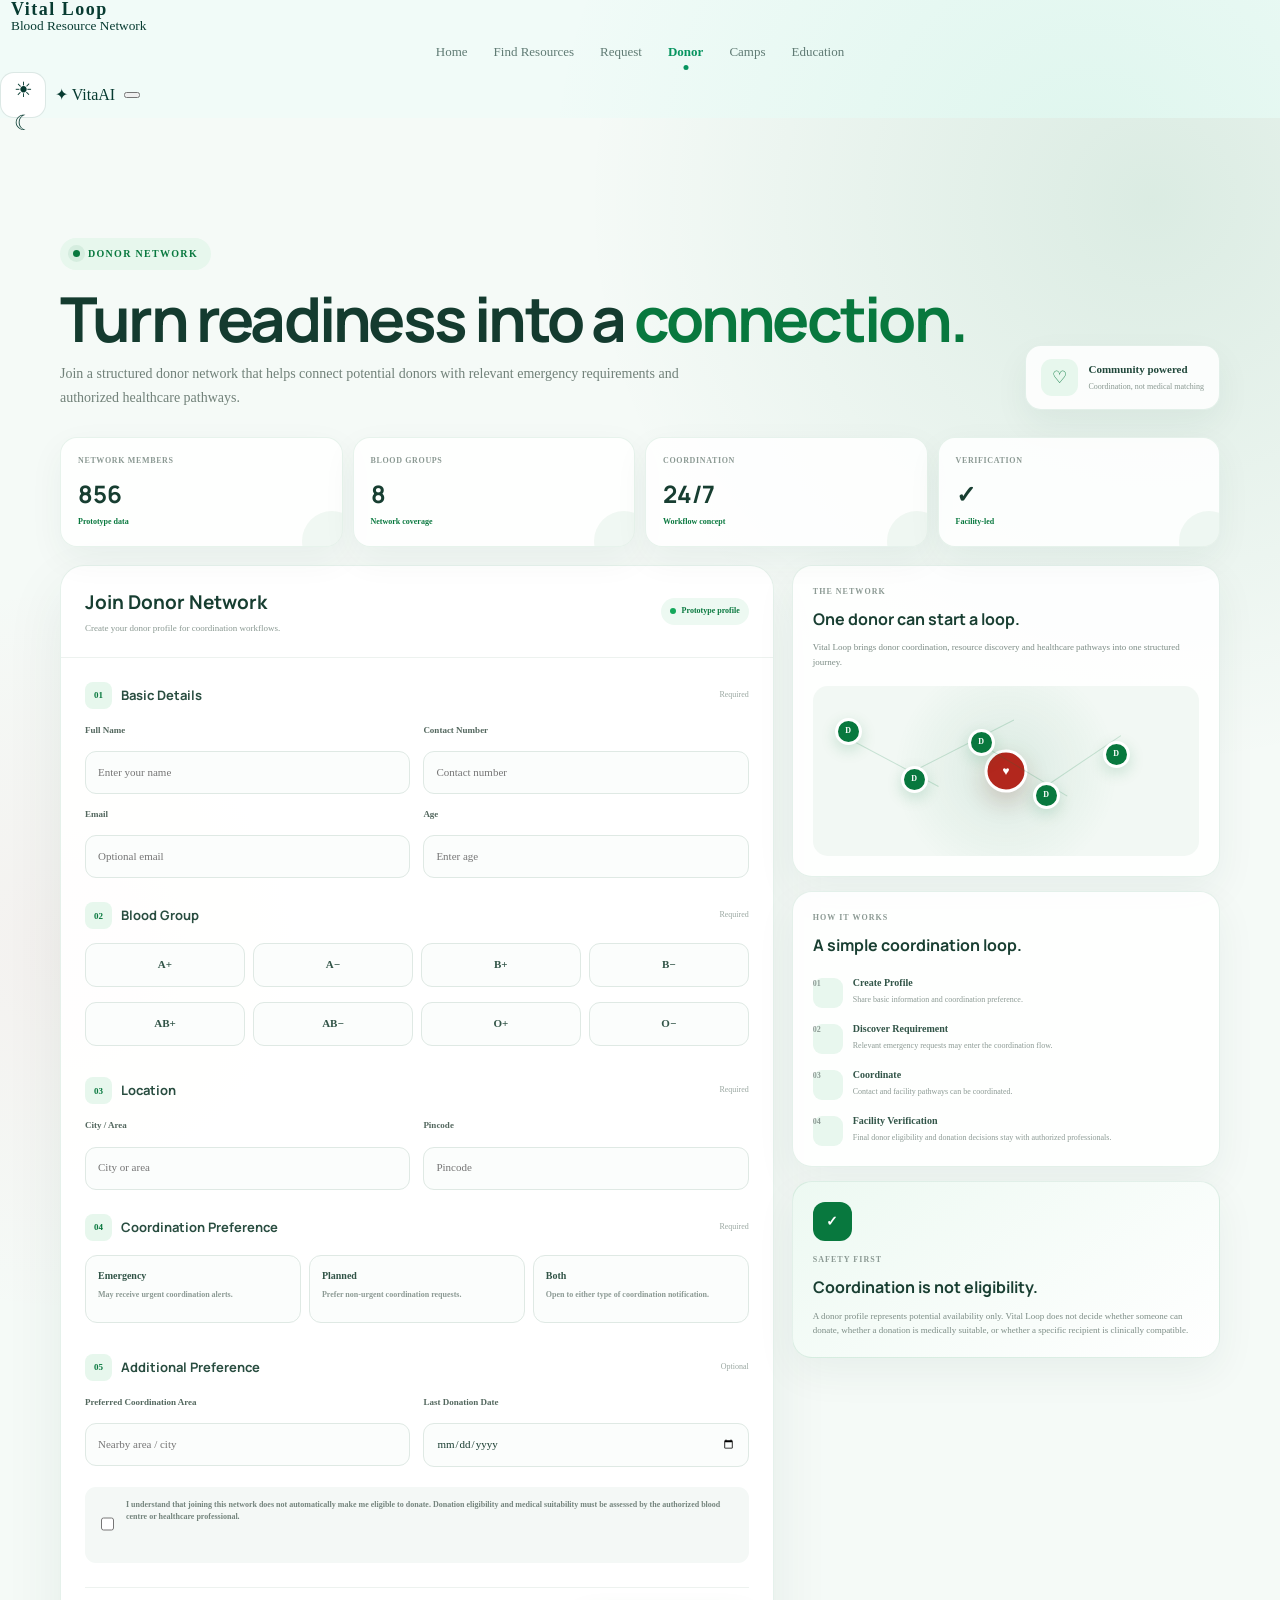
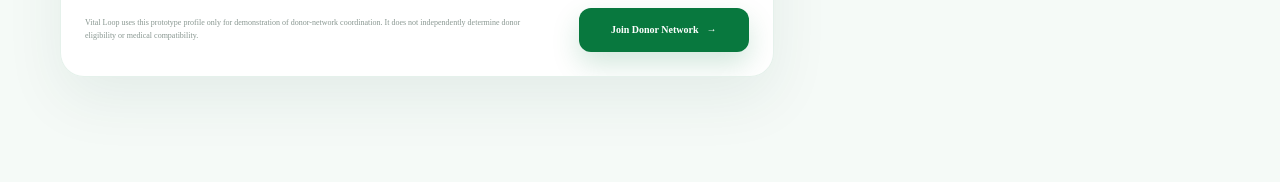
<file: donor.html>
<!DOCTYPE html>
<html lang="en">

<head>

    <meta charset="UTF-8">

    <meta
        name="viewport"
        content="width=device-width, initial-scale=1.0, viewport-fit=cover"
    >

    <meta
        name="description"
        content="Vital Loop Donor Network — join a structured blood donor coordination network."
    >

    <meta
        name="theme-color"
        content="#08783E"
    >

    <title>Donor Network — Vital Loop</title>

    <link rel="manifest" href="manifest.json">

    <link
        rel="preconnect"
        href="https://fonts.googleapis.com"
    >

    <link
        rel="preconnect"
        href="https://fonts.gstatic.com"
        crossorigin
    >

    <link
        href="https://fonts.googleapis.com/css2?family=DM+Sans:wght@400;500;600;700&family=Manrope:wght@500;600;700;800&display=swap"
        rel="stylesheet"
    >

    <link rel="stylesheet" href="css/style.css">
    <link rel="stylesheet" href="css/responsive.css">
    <link rel="stylesheet" href="css/animations.css">

    <style>

        /* =====================================================
           PAGE
        ===================================================== */

        .donor-page {
            min-height: 100vh;

            background:
                radial-gradient(
                    circle at 90% 5%,
                    rgba(8,120,62,.11),
                    transparent 29%
                ),
                radial-gradient(
                    circle at 5% 50%,
                    rgba(220,85,100,.055),
                    transparent 25%
                ),
                #f5faf7;
        }


        .donor-main {
            padding: 120px 20px 105px;
        }


        .donor-container {
            width: min(1160px, 100%);
            margin: auto;
        }


        /* =====================================================
           HERO
        ===================================================== */

        .donor-hero {
            display: flex;
            justify-content: space-between;
            align-items: flex-end;

            gap: 35px;

            margin-bottom: 27px;
        }


        .donor-kicker {
            display: inline-flex;
            align-items: center;
            gap: 8px;

            padding: 8px 13px;

            border-radius: 999px;

            background: #e7f7ed;

            color: #08783e;

            font-size: 10px;
            font-weight: 900;

            letter-spacing: .13em;
        }


        .donor-kicker i {
            width: 7px;
            height: 7px;

            border-radius: 50%;

            background: #08783e;

            box-shadow:
                0 0 0 5px rgba(8,120,62,.08);
        }


        .donor-hero h1 {
            margin: 17px 0 11px;

            color: #143b2f;

            font-family: "Manrope", sans-serif;

            font-size: clamp(40px, 5vw, 62px);

            line-height: 1.04;

            letter-spacing: -.045em;
        }


        .donor-hero h1 span {
            color: #08783e;
        }


        .donor-hero p {
            max-width: 650px;

            margin: 0;

            color: #718179;

            font-size: 14px;

            line-height: 1.7;
        }


        .network-pill {
            display: flex;
            align-items: center;
            gap: 10px;

            min-width: 190px;

            padding: 13px 15px;

            border:
                1px solid rgba(8,120,62,.10);

            border-radius: 16px;

            background:
                rgba(255,255,255,.86);

            box-shadow:
                0 14px 35px rgba(17,70,47,.06);
        }


        .network-pill-icon {
            width: 37px;
            height: 37px;

            display: grid;
            place-items: center;

            border-radius: 11px;

            background: #e7f7ed;

            color: #08783e;

            font-size: 17px;
        }


        .network-pill strong {
            display: block;

            color: #21483b;

            font-size: 11px;
        }


        .network-pill small {
            display: block;

            margin-top: 3px;

            color: #899891;

            font-size: 8px;
        }


        /* =====================================================
           STATS
        ===================================================== */

        .donor-stats {
            display: grid;

            grid-template-columns:
                repeat(4, 1fr);

            gap: 10px;

            margin-bottom: 18px;
        }


        .stat-card {
            position: relative;

            padding: 17px;

            border:
                1px solid rgba(8,120,62,.09);

            border-radius: 17px;

            background:
                rgba(255,255,255,.86);

            box-shadow:
                0 12px 35px rgba(17,70,47,.055);

            overflow: hidden;
        }


        .stat-card::after {
            content: "";

            position: absolute;

            width: 60px;
            height: 60px;

            right: -20px;
            bottom: -25px;

            border-radius: 50%;

            background:
                rgba(8,120,62,.055);
        }


        .stat-card span {
            display: block;

            color: #8b9993;

            font-size: 8px;

            font-weight: 800;

            letter-spacing: .08em;
        }


        .stat-card strong {
            display: block;

            margin-top: 7px;

            color: #173e31;

            font-family: "Manrope", sans-serif;

            font-size: 24px;
        }


        .stat-card small {
            display: block;

            margin-top: 3px;

            color: #08783e;

            font-size: 8px;

            font-weight: 700;
        }


        /* =====================================================
           MAIN GRID
        ===================================================== */

        .donor-layout {
            display: grid;

            grid-template-columns:
                minmax(0, 1.25fr)
                minmax(300px, .75fr);

            gap: 18px;

            align-items: start;
        }


        /* =====================================================
           FORM PANEL
        ===================================================== */

        .donor-panel {
            border:
                1px solid rgba(8,120,62,.10);

            border-radius: 24px;

            background:
                rgba(255,255,255,.92);

            box-shadow:
                0 22px 60px rgba(17,70,47,.075);

            overflow: hidden;
        }


        .panel-heading {
            display: flex;

            align-items: center;

            justify-content: space-between;

            gap: 20px;

            padding: 21px 24px;

            border-bottom:
                1px solid #edf2ef;
        }


        .panel-heading h2 {
            margin: 0 0 4px;

            color: #173e31;

            font-family: "Manrope", sans-serif;

            font-size: 19px;
        }


        .panel-heading p {
            margin: 0;

            color: #8a9992;

            font-size: 9px;
        }


        .secure-badge {
            display: inline-flex;

            align-items: center;

            gap: 6px;

            padding: 7px 9px;

            border-radius: 999px;

            background: #edf9f2;

            color: #08783e;

            font-size: 8px;

            font-weight: 800;
        }


        .secure-badge i {
            width: 6px;
            height: 6px;

            border-radius: 50%;

            background: #14a85b;
        }


        .donor-form {
            padding: 24px;
        }


        /* =====================================================
           FORM GROUP
        ===================================================== */

        .form-group {
            margin-bottom: 24px;
        }


        .form-group:last-of-type {
            margin-bottom: 0;
        }


        .form-group-heading {
            display: flex;

            align-items: center;

            gap: 9px;

            margin-bottom: 14px;
        }


        .form-step {
            width: 27px;
            height: 27px;

            display: grid;
            place-items: center;

            border-radius: 8px;

            background: #e7f7ed;

            color: #08783e;

            font-size: 9px;

            font-weight: 900;
        }


        .form-group-heading h3 {
            margin: 0;

            color: #294d40;

            font-family: "Manrope", sans-serif;

            font-size: 13px;
        }


        .form-group-heading small {
            margin-left: auto;

            color: #9aa7a1;

            font-size: 8px;
        }


        .form-grid {
            display: grid;

            grid-template-columns:
                repeat(2, minmax(0,1fr));

            gap: 13px;
        }


        .field {
            display: flex;

            flex-direction: column;

            gap: 7px;
        }


        .field.full {
            grid-column: 1 / -1;
        }


        .field label {
            color: #53675e;

            font-size: 9px;

            font-weight: 800;
        }


        .field input,
        .field select {
            width: 100%;

            box-sizing: border-box;

            min-height: 43px;

            padding: 11px 12px;

            border:
                1px solid #dfe9e4;

            border-radius: 11px;

            outline: none;

            background: #fbfdfc;

            color: #193d31;

            font-family: inherit;

            font-size: 11px;

            transition: .2s ease;
        }


        .field input:focus,
        .field select:focus {
            border-color:
                rgba(8,120,62,.55);

            background: #ffffff;

            box-shadow:
                0 0 0 4px
                rgba(8,120,62,.07);
        }


        /* =====================================================
           BLOOD GROUP
        ===================================================== */

        .blood-options {
            display: grid;

            grid-template-columns:
                repeat(4, 1fr);

            gap: 8px;
        }


        .blood-option {
            position: relative;
        }


        .blood-option input {
            position: absolute;

            opacity: 0;
        }


        .blood-option label {
            min-height: 44px;

            display: grid;

            place-items: center;

            border:
                1px solid #dfe9e4;

            border-radius: 11px;

            background: #fbfdfc;

            color: #315447;

            cursor: pointer;

            font-size: 11px;

            font-weight: 900;

            transition: .2s ease;
        }


        .blood-option label:hover {
            transform: translateY(-1px);

            border-color:
                rgba(8,120,62,.30);
        }


        .blood-option input:checked + label {
            border-color: #08783e;

            background: #e8f7ee;

            color: #08783e;

            box-shadow:
                inset 0 0 0 1px #08783e;
        }


        /* =====================================================
           AVAILABILITY
        ===================================================== */

        .availability-grid {
            display: grid;

            grid-template-columns:
                repeat(3,1fr);

            gap: 8px;
        }


        .availability-option {
            position: relative;
        }


        .availability-option input {
            position: absolute;

            opacity: 0;
        }


        .availability-option label {
            display: block;

            min-height: 68px;

            padding: 12px;

            border:
                1px solid #dfe9e4;

            border-radius: 12px;

            background: #fbfdfc;

            cursor: pointer;

            transition: .2s ease;
        }


        .availability-option label strong {
            display: block;

            color: #315447;

            font-size: 10px;
        }


        .availability-option label span {
            display: block;

            margin-top: 5px;

            color: #8c9a94;

            font-size: 8px;

            line-height: 1.4;
        }


        .availability-option input:checked + label {
            border-color: #08783e;

            background: #edf9f2;

            box-shadow:
                inset 0 0 0 1px #08783e;
        }


        /* =====================================================
           CHECKBOX
        ===================================================== */

        .consent-row {
            display: flex;

            align-items: flex-start;

            gap: 9px;

            margin-top: 20px;

            padding: 12px;

            border-radius: 11px;

            background: #f4f8f6;
        }


        .consent-row input {
            width: 15px;
            height: 15px;

            margin-top: 1px;

            accent-color: #08783e;
        }


        .consent-row label {
            color: #74847d;

            font-size: 8px;

            line-height: 1.55;
        }


        .consent-row label strong {
            color: #315447;
        }


        /* =====================================================
           SUBMIT
        ===================================================== */

        .form-footer {
            display: flex;

            align-items: center;

            justify-content: space-between;

            gap: 15px;

            margin-top: 22px;

            padding-top: 20px;

            border-top:
                1px solid #edf2ef;
        }


        .form-footer p {
            max-width: 450px;

            margin: 0;

            color: #899791;

            font-size: 8px;

            line-height: 1.55;
        }


        .join-button {
            min-width: 170px;

            min-height: 44px;

            display: inline-flex;

            align-items: center;

            justify-content: center;

            gap: 8px;

            border: 0;

            border-radius: 12px;

            background: #08783e;

            color: #ffffff;

            cursor: pointer;

            font: inherit;

            font-size: 10px;

            font-weight: 800;

            box-shadow:
                0 12px 28px
                rgba(8,120,62,.18);

            transition: .2s ease;
        }


        .join-button:hover {
            transform: translateY(-2px);

            box-shadow:
                0 17px 34px
                rgba(8,120,62,.24);
        }


        /* =====================================================
           RIGHT SIDE
        ===================================================== */

        .donor-side {
            display: grid;

            gap: 14px;
        }


        .side-card {
            padding: 20px;

            border:
                1px solid rgba(8,120,62,.10);

            border-radius: 20px;

            background:
                rgba(255,255,255,.88);

            box-shadow:
                0 15px 40px rgba(17,70,47,.06);
        }


        .side-card-label {
            display: block;

            margin-bottom: 8px;

            color: #8b9993;

            font-size: 8px;

            font-weight: 900;

            letter-spacing: .13em;
        }


        .side-card h3 {
            margin: 0 0 8px;

            color: #193f32;

            font-family: "Manrope", sans-serif;

            font-size: 16px;
        }


        .side-card > p {
            margin: 0;

            color: #7d8d86;

            font-size: 9px;

            line-height: 1.6;
        }


        /* =====================================================
           NETWORK VISUAL
        ===================================================== */

        .network-visual {
            position: relative;

            height: 170px;

            margin-top: 17px;

            border-radius: 15px;

            background:
                radial-gradient(
                    circle at center,
                    rgba(8,120,62,.10),
                    transparent 53%
                ),
                #f2f8f4;

            overflow: hidden;
        }


        .network-line {
            position: absolute;

            height: 1px;

            background:
                rgba(8,120,62,.18);

            transform-origin: left center;
        }


        .line-a {
            width: 115px;

            left: 24px;
            top: 46px;

            transform:
                rotate(28deg);
        }


        .line-b {
            width: 120px;

            left: 94px;
            top: 88px;

            transform:
                rotate(-27deg);
        }


        .line-c {
            width: 110px;

            left: 160px;
            top: 53px;

            transform:
                rotate(31deg);
        }


        .line-d {
            width: 100px;

            left: 225px;
            top: 105px;

            transform:
                rotate(-34deg);
        }


        .network-node {
            position: absolute;

            width: 27px;
            height: 27px;

            display: grid;
            place-items: center;

            border-radius: 50%;

            border:
                3px solid #ffffff;

            background: #08783e;

            color: #ffffff;

            box-shadow:
                0 5px 15px
                rgba(8,120,62,.18);

            font-size: 8px;

            font-weight: 900;
        }


        .node-a {
            left: 22px;
            top: 32px;
        }


        .node-b {
            left: 88px;
            top: 80px;
        }


        .node-c {
            left: 155px;
            top: 43px;
        }


        .node-d {
            left: 220px;
            top: 96px;
        }


        .node-e {
            left: 290px;
            top: 55px;
        }


        .network-center {
            position: absolute;

            left: 50%;
            top: 50%;

            transform:
                translate(-50%,-50%);

            width: 43px;
            height: 43px;

            display: grid;
            place-items: center;

            border:
                3px solid #ffffff;

            border-radius: 50%;

            background:
                #b2271d;

            color: #ffffff;

            box-shadow:
                0 10px 25px
                rgba(120,30,25,.20);

            font-size: 12px;
        }


        /* =====================================================
           HOW IT WORKS
        ===================================================== */

        .how-list {
            display: grid;

            gap: 13px;

            margin-top: 17px;
        }


        .how-item {
            display: grid;

            grid-template-columns:
                30px 1fr;

            gap: 10px;

            align-items: start;
        }


        .how-number {
            width: 30px;
            height: 30px;

            display: grid;
            place-items: center;

            border-radius: 9px;

            background: #e8f7ee;

            color: #08783e;

            font-size: 9px;

            font-weight: 900;
        }


        .how-item strong {
            display: block;

            color: #315447;

            font-size: 10px;
        }


        .how-item span {
            display: block;

            margin-top: 3px;

            color: #8d9b95;

            font-size: 8px;

            line-height: 1.45;
        }


        /* =====================================================
           SAFETY
        ===================================================== */

        .safety-card {
            background:
                linear-gradient(
                    145deg,
                    #edf9f2,
                    #ffffff
                );
        }


        .safety-icon {
            width: 39px;
            height: 39px;

            display: grid;
            place-items: center;

            margin-bottom: 13px;

            border-radius: 12px;

            background: #08783e;

            color: white;

            font-size: 14px;

            font-weight: 900;
        }


        /* =====================================================
           SUCCESS MODAL
        ===================================================== */

        .donor-overlay {
            position: fixed;

            inset: 0;

            z-index: 9999;

            display: none;

            place-items: center;

            padding: 20px;

            background:
                rgba(7,28,20,.50);

            backdrop-filter:
                blur(9px);
        }


        .donor-overlay.show {
            display: grid;
        }


        .success-box {
            width: min(440px,100%);

            padding: 30px;

            border-radius: 24px;

            background: #ffffff;

            text-align: center;

            box-shadow:
                0 35px 100px
                rgba(0,0,0,.20);

            animation:
                donorModal .3s ease;
        }


        .success-mark {
            width: 62px;
            height: 62px;

            display: grid;
            place-items: center;

            margin:
                0 auto 16px;

            border-radius: 19px;

            background: #e7f7ed;

            color: #08783e;

            font-size: 22px;

            font-weight: 900;
        }


        .success-box h2 {
            margin: 0 0 8px;

            color: #193f32;

            font-family: "Manrope", sans-serif;
        }


        .success-box p {
            margin: 0 auto 18px;

            max-width: 350px;

            color: #7d8d86;

            font-size: 10px;

            line-height: 1.6;
        }


        .donor-id {
            margin-bottom: 17px;

            padding: 12px;

            border-radius: 11px;

            background: #f1f7f3;

            color: #08783e;

            font-family: monospace;

            font-size: 12px;

            font-weight: 900;

            letter-spacing: .08em;
        }


        .modal-close {
            min-width: 130px;

            border: 0;

            border-radius: 10px;

            padding: 11px 16px;

            background: #08783e;

            color: white;

            cursor: pointer;

            font: inherit;

            font-size: 9px;

            font-weight: 800;
        }


        @keyframes donorModal {

            from {
                opacity: 0;

                transform:
                    translateY(15px)
                    scale(.98);
            }

            to {
                opacity: 1;

                transform:
                    translateY(0)
                    scale(1);
            }

        }


        /* =====================================================
           DARK MODE
        ===================================================== */

        body.dark-mode .donor-page {
            background: #091713;
        }


        body.dark-mode .donor-hero h1,
        body.dark-mode .stat-card strong,
        body.dark-mode .panel-heading h2,
        body.dark-mode .form-group-heading h3,
        body.dark-mode .side-card h3,
        body.dark-mode .how-item strong {
            color: #e5f3ec;
        }


        body.dark-mode .donor-hero p,
        body.dark-mode .stat-card span,
        body.dark-mode .panel-heading p,
        body.dark-mode .form-group-heading small,
        body.dark-mode .field label,
        body.dark-mode .side-card > p,
        body.dark-mode .how-item span,
        body.dark-mode .form-footer p {
            color: #98ada4;
        }


        body.dark-mode .network-pill,
        body.dark-mode .stat-card,
        body.dark-mode .donor-panel,
        body.dark-mode .side-card {
            background:
                rgba(14,32,26,.91);

            border-color:
                rgba(255,255,255,.07);
        }


        body.dark-mode .panel-heading,
        body.dark-mode .form-footer {
            border-color:
                rgba(255,255,255,.07);
        }


        body.dark-mode .field input,
        body.dark-mode .field select,
        body.dark-mode .blood-option label,
        body.dark-mode .availability-option label {
            background: #0c211a;

            border-color:
                rgba(255,255,255,.09);

            color: #dcece5;
        }


        body.dark-mode .consent-row {
            background: #0d251d;
        }


        body.dark-mode .network-visual {
            background: #0c211a;
        }


        body.dark-mode .success-box {
            background: #10251e;
        }


        body.dark-mode .success-box h2 {
            color: #e5f3ec;
        }


        /* =====================================================
           RESPONSIVE
        ===================================================== */

        @media (max-width: 950px) {

            .donor-layout {
                grid-template-columns: 1fr;
            }


            .donor-side {
                grid-template-columns:
                    repeat(2,1fr);
            }


            .safety-card {
                grid-column:
                    1 / -1;
            }

        }


        @media (max-width: 700px) {

            .donor-main {
                padding:
                    95px 14px 105px;
            }


            .donor-hero {
                flex-direction: column;

                align-items: flex-start;
            }


            .donor-hero h1 {
                font-size: 41px;
            }


            .donor-hero p {
                font-size: 13px;
            }


            .network-pill {
                width: 100%;

                box-sizing: border-box;
            }


            .donor-stats {
                grid-template-columns:
                    repeat(2,1fr);
            }


            .donor-side {
                grid-template-columns: 1fr;
            }


            .donor-panel {
                border-radius: 20px;
            }


            .panel-heading,
            .donor-form {
                padding: 18px;
            }


            .panel-heading {
                align-items: flex-start;

                flex-direction: column;
            }


            .form-grid {
                grid-template-columns: 1fr;
            }


            .field.full {
                grid-column: auto;
            }


            .blood-options {
                grid-template-columns:
                    repeat(4,1fr);
            }


            .availability-grid {
                grid-template-columns: 1fr;
            }


            .form-footer {
                align-items: stretch;

                flex-direction: column;
            }


            .join-button {
                width: 100%;
            }


            .network-visual {
                height: 160px;
            }

        }


        @media (max-width: 420px) {

            .blood-options {
                grid-template-columns:
                    repeat(4,1fr);
            }


            .blood-option label {
                font-size: 10px;
            }


            .stat-card strong {
                font-size: 21px;
            }

        }


        @media (prefers-reduced-motion: reduce) {

            *,
            *::before,
            *::after {
                animation-duration: .01ms !important;

                animation-iteration-count: 1 !important;
            }

        }

    </style>

</head>


<body>


    <!-- =====================================================
         HEADER
    ====================================================== -->

    <header class="top-header">

        <div class="header-inner">


            <a
                href="index.html"
                class="brand"
                aria-label="Vital Loop Home"
            >

                <span class="brand-symbol">

                    <svg
                        viewBox="0 0 100 100"
                        xmlns="http://www.w3.org/2000/svg"
                    >

                        <circle
                            cx="50"
                            cy="50"
                            r="46"
                            fill="currentColor"
                        />

                        <path
                            d="
                                M50 18
                                C50 18 29 43 29 59
                                C29 73 38 83 50 83
                                C62 83 71 73 71 59
                                C71 43 50 18 50 18Z
                            "
                            fill="#ffffff"
                        />

                        <circle
                            cx="31"
                            cy="31"
                            r="5"
                            fill="#ffffff"
                        />

                        <circle
                            cx="69"
                            cy="31"
                            r="5"
                            fill="#ffffff"
                        />

                        <path
                            d="M35 32 L50 45 L65 32"
                            fill="none"
                            stroke="#ffffff"
                            stroke-width="3"
                            stroke-linecap="round"
                        />

                    </svg>

                </span>


                <span class="brand-text">

                    <strong>
                        Vital Loop
                    </strong>

                    <small>
                        Blood Resource Network
                    </small>

                </span>

            </a>


            <nav
                class="desktop-nav"
                aria-label="Primary navigation"
            >

                <a
                    href="index.html"
                    class="nav-link"
                >
                    Home
                </a>


                <a
                    href="find-blood.html"
                    class="nav-link"
                >
                    Find Resources
                </a>


                <a
                    href="blood-request.html"
                    class="nav-link"
                >
                    Request
                </a>


                <a
                    href="donor.html"
                    class="nav-link active"
                >
                    Donor
                </a>


                <a
                    href="camps.html"
                    class="nav-link"
                >
                    Camps
                </a>


                <a
                    href="blood-education.html"
                    class="nav-link"
                >
                    Education
                </a>

            </nav>


            <div class="header-actions">


                <button
                    type="button"
                    id="themeToggle"
                    class="icon-button theme-toggle"
                    aria-label="Toggle day and night mode"
                >

                    <span class="theme-sun">
                        ☀
                    </span>

                    <span class="theme-moon">
                        ☾
                    </span>

                </button>


                <a
                    href="assistant.html"
                    class="ai-header-button"
                >

                    <span class="ai-icon">
                        ✦
                    </span>

                    VitaAI

                </a>


                <button
                    type="button"
                    id="mobileMenuButton"
                    class="icon-button mobile-menu-button"
                    aria-label="Open menu"
                >

                    <span></span>
                    <span></span>
                    <span></span>

                </button>

            </div>

        </div>

    </header>


    <!-- =====================================================
         MOBILE MENU
    ====================================================== -->

    <div
        id="mobileMenu"
        class="mobile-menu"
        aria-hidden="true"
    >

        <div class="mobile-menu-header">

            <strong>
                Vital Loop
            </strong>


            <button
                type="button"
                id="mobileMenuClose"
                class="icon-button"
            >
                ×
            </button>

        </div>


        <div class="mobile-menu-links">

            <a href="index.html">
                <span>⌂</span>
                Home
            </a>


            <a href="find-blood.html">
                <span>⌕</span>
                Find Resources
            </a>


            <a href="blood-request.html">
                <span>+</span>
                Blood Request
            </a>


            <a href="donor.html">
                <span>♡</span>
                Donor Network
            </a>


            <a href="camps.html">
                <span>◉</span>
                Donation Camps
            </a>


            <a href="blood-education.html">
                <span>i</span>
                Blood Education
            </a>


            <a href="prescription.html">
                <span>▣</span>
                Prescription
            </a>


            <a href="assistant.html">
                <span>✦</span>
                VitaAI
            </a>

        </div>

    </div>


    <!-- =====================================================
         MAIN
    ====================================================== -->

    <main class="donor-page">

        <div class="donor-main">

            <div class="donor-container">


                <!-- =================================================
                     HERO
                ================================================== -->

                <section class="donor-hero">

                    <div>

                        <div class="donor-kicker">

                            <i></i>

                            DONOR NETWORK

                        </div>


                        <h1>

                            Turn readiness
                            into a <span>connection.</span>

                        </h1>


                        <p>

                            Join a structured donor network that helps
                            connect potential donors with relevant
                            emergency requirements and authorized
                            healthcare pathways.

                        </p>

                    </div>


                    <div class="network-pill">

                        <div class="network-pill-icon">
                            ♡
                        </div>

                        <div>

                            <strong>
                                Community powered
                            </strong>

                            <small>
                                Coordination, not medical matching
                            </small>

                        </div>

                    </div>

                </section>


                <!-- =================================================
                     STATS
                ================================================== -->

                <section class="donor-stats">


                    <div class="stat-card">

                        <span>
                            NETWORK MEMBERS
                        </span>

                        <strong>
                            856
                        </strong>

                        <small>
                            Prototype data
                        </small>

                    </div>


                    <div class="stat-card">

                        <span>
                            BLOOD GROUPS
                        </span>

                        <strong>
                            8
                        </strong>

                        <small>
                            Network coverage
                        </small>

                    </div>


                    <div class="stat-card">

                        <span>
                            COORDINATION
                        </span>

                        <strong>
                            24/7
                        </strong>

                        <small>
                            Workflow concept
                        </small>

                    </div>


                    <div class="stat-card">

                        <span>
                            VERIFICATION
                        </span>

                        <strong>
                            ✓
                        </strong>

                        <small>
                            Facility-led
                        </small>

                    </div>

                </section>


                <!-- =================================================
                     LAYOUT
                ================================================== -->

                <section class="donor-layout">


                    <!-- =================================================
                         FORM
                    ================================================== -->

                    <div class="donor-panel">


                        <div class="panel-heading">

                            <div>

                                <h2>
                                    Join Donor Network
                                </h2>

                                <p>
                                    Create your donor profile for
                                    coordination workflows.
                                </p>

                            </div>


                            <span class="secure-badge">

                                <i></i>

                                Prototype profile

                            </span>

                        </div>


                        <form
                            id="donorForm"
                            class="donor-form"
                        >


                            <!-- ================================
                                 PERSONAL DETAILS
                            ================================= -->

                            <div class="form-group">

                                <div class="form-group-heading">

                                    <span class="form-step">
                                        01
                                    </span>

                                    <h3>
                                        Basic Details
                                    </h3>

                                    <small>
                                        Required
                                    </small>

                                </div>


                                <div class="form-grid">


                                    <div class="field">

                                        <label for="donorName">
                                            Full Name
                                        </label>

                                        <input
                                            id="donorName"
                                            name="donorName"
                                            type="text"
                                            placeholder="Enter your name"
                                            autocomplete="name"
                                            required
                                        >

                                    </div>


                                    <div class="field">

                                        <label for="donorPhone">
                                            Contact Number
                                        </label>

                                        <input
                                            id="donorPhone"
                                            name="donorPhone"
                                            type="tel"
                                            inputmode="tel"
                                            placeholder="Contact number"
                                            autocomplete="tel"
                                            required
                                        >

                                    </div>


                                    <div class="field">

                                        <label for="donorEmail">
                                            Email
                                        </label>

                                        <input
                                            id="donorEmail"
                                            name="donorEmail"
                                            type="email"
                                            placeholder="Optional email"
                                            autocomplete="email"
                                        >

                                    </div>


                                    <div class="field">

                                        <label for="donorAge">
                                            Age
                                        </label>

                                        <input
                                            id="donorAge"
                                            name="donorAge"
                                            type="number"
                                            min="18"
                                            max="100"
                                            placeholder="Enter age"
                                            required
                                        >

                                    </div>

                                </div>

                            </div>


                            <!-- ================================
                                 BLOOD GROUP
                            ================================= -->

                            <div class="form-group">

                                <div class="form-group-heading">

                                    <span class="form-step">
                                        02
                                    </span>

                                    <h3>
                                        Blood Group
                                    </h3>

                                    <small>
                                        Required
                                    </small>

                                </div>


                                <div class="blood-options">


                                    <div class="blood-option">

                                        <input
                                            type="radio"
                                            name="donorBloodGroup"
                                            id="donorAPlus"
                                            value="A+"
                                            required
                                        >

                                        <label for="donorAPlus">
                                            A+
                                        </label>

                                    </div>


                                    <div class="blood-option">

                                        <input
                                            type="radio"
                                            name="donorBloodGroup"
                                            id="donorAMinus"
                                            value="A-"
                                        >

                                        <label for="donorAMinus">
                                            A−
                                        </label>

                                    </div>


                                    <div class="blood-option">

                                        <input
                                            type="radio"
                                            name="donorBloodGroup"
                                            id="donorBPlus"
                                            value="B+"
                                        >

                                        <label for="donorBPlus">
                                            B+
                                        </label>

                                    </div>


                                    <div class="blood-option">

                                        <input
                                            type="radio"
                                            name="donorBloodGroup"
                                            id="donorBMinus"
                                            value="B-"
                                        >

                                        <label for="donorBMinus">
                                            B−
                                        </label>

                                    </div>


                                    <div class="blood-option">

                                        <input
                                            type="radio"
                                            name="donorBloodGroup"
                                            id="donorABPlus"
                                            value="AB+"
                                        >

                                        <label for="donorABPlus">
                                            AB+
                                        </label>

                                    </div>


                                    <div class="blood-option">

                                        <input
                                            type="radio"
                                            name="donorBloodGroup"
                                            id="donorABMinus"
                                            value="AB-"
                                        >

                                        <label for="donorABMinus">
                                            AB−
                                        </label>

                                    </div>


                                    <div class="blood-option">

                                        <input
                                            type="radio"
                                            name="donorBloodGroup"
                                            id="donorOPlus"
                                            value="O+"
                                        >

                                        <label for="donorOPlus">
                                            O+
                                        </label>

                                    </div>


                                    <div class="blood-option">

                                        <input
                                            type="radio"
                                            name="donorBloodGroup"
                                            id="donorOMinus"
                                            value="O-"
                                        >

                                        <label for="donorOMinus">
                                            O−
                                        </label>

                                    </div>

                                </div>

                            </div>


                            <!-- ================================
                                 LOCATION
                            ================================= -->

                            <div class="form-group">

                                <div class="form-group-heading">

                                    <span class="form-step">
                                        03
                                    </span>

                                    <h3>
                                        Location
                                    </h3>

                                    <small>
                                        Required
                                    </small>

                                </div>


                                <div class="form-grid">


                                    <div class="field">

                                        <label for="donorCity">
                                            City / Area
                                        </label>

                                        <input
                                            id="donorCity"
                                            name="donorCity"
                                            type="text"
                                            placeholder="City or area"
                                            required
                                        >

                                    </div>


                                    <div class="field">

                                        <label for="donorPincode">
                                            Pincode
                                        </label>

                                        <input
                                            id="donorPincode"
                                            name="donorPincode"
                                            type="text"
                                            inputmode="numeric"
                                            maxlength="6"
                                            placeholder="Pincode"
                                        >

                                    </div>

                                </div>

                            </div>


                            <!-- ================================
                                 AVAILABILITY
                            ================================= -->

                            <div class="form-group">

                                <div class="form-group-heading">

                                    <span class="form-step">
                                        04
                                    </span>

                                    <h3>
                                        Coordination Preference
                                    </h3>

                                    <small>
                                        Required
                                    </small>

                                </div>


                                <div class="availability-grid">


                                    <div class="availability-option">

                                        <input
                                            type="radio"
                                            name="availability"
                                            id="availableEmergency"
                                            value="Emergency"
                                            required
                                        >

                                        <label for="availableEmergency">

                                            <strong>
                                                Emergency
                                            </strong>

                                            <span>
                                                May receive urgent
                                                coordination alerts.
                                            </span>

                                        </label>

                                    </div>


                                    <div class="availability-option">

                                        <input
                                            type="radio"
                                            name="availability"
                                            id="availablePlanned"
                                            value="Planned"
                                        >

                                        <label for="availablePlanned">

                                            <strong>
                                                Planned
                                            </strong>

                                            <span>
                                                Prefer non-urgent
                                                coordination requests.
                                            </span>

                                        </label>

                                    </div>


                                    <div class="availability-option">

                                        <input
                                            type="radio"
                                            name="availability"
                                            id="availableBoth"
                                            value="Both"
                                        >

                                        <label for="availableBoth">

                                            <strong>
                                                Both
                                            </strong>

                                            <span>
                                                Open to either type of
                                                coordination notification.
                                            </span>

                                        </label>

                                    </div>

                                </div>

                            </div>


                            <!-- ================================
                                 PREFERENCE
                            ================================= -->

                            <div class="form-group">

                                <div class="form-group-heading">

                                    <span class="form-step">
                                        05
                                    </span>

                                    <h3>
                                        Additional Preference
                                    </h3>

                                    <small>
                                        Optional
                                    </small>

                                </div>


                                <div class="form-grid">


                                    <div class="field">

                                        <label for="preferredArea">
                                            Preferred Coordination Area
                                        </label>

                                        <input
                                            id="preferredArea"
                                            name="preferredArea"
                                            type="text"
                                            placeholder="Nearby area / city"
                                        >

                                    </div>


                                    <div class="field">

                                        <label for="lastDonation">
                                            Last Donation Date
                                        </label>

                                        <input
                                            id="lastDonation"
                                            name="lastDonation"
                                            type="date"
                                        >

                                    </div>

                                </div>


                                <div class="consent-row">

                                    <input
                                        id="donorConsent"
                                        name="donorConsent"
                                        type="checkbox"
                                        required
                                    >


                                    <label for="donorConsent">

                                        I understand that joining this
                                        network does not automatically
                                        make me eligible to donate.
                                        Donation eligibility and medical
                                        suitability must be assessed by
                                        the authorized blood centre or
                                        healthcare professional.

                                    </label>

                                </div>

                            </div>


                            <!-- ================================
                                 FOOTER
                            ================================= -->

                            <div class="form-footer">

                                <p>

                                    Vital Loop uses this prototype
                                    profile only for demonstration
                                    of donor-network coordination.
                                    It does not independently determine
                                    donor eligibility or medical
                                    compatibility.

                                </p>


                                <button
                                    type="submit"
                                    class="join-button"
                                >

                                    Join Donor Network

                                    <span>
                                        →
                                    </span>

                                </button>

                            </div>

                        </form>

                    </div>


                    <!-- =================================================
                         SIDE CONTENT
                    ================================================== -->

                    <aside class="donor-side">


                        <!-- NETWORK CARD -->

                        <div class="side-card">

                            <span class="side-card-label">
                                THE NETWORK
                            </span>

                            <h3>
                                One donor can start a loop.
                            </h3>

                            <p>
                                Vital Loop brings donor coordination,
                                resource discovery and healthcare
                                pathways into one structured journey.
                            </p>


                            <div class="network-visual">


                                <div class="network-line line-a"></div>

                                <div class="network-line line-b"></div>

                                <div class="network-line line-c"></div>

                                <div class="network-line line-d"></div>


                                <div class="network-node node-a">
                                    D
                                </div>

                                <div class="network-node node-b">
                                    D
                                </div>

                                <div class="network-node node-c">
                                    D
                                </div>

                                <div class="network-node node-d">
                                    D
                                </div>

                                <div class="network-node node-e">
                                    D
                                </div>


                                <div class="network-center">
                                    ♥
                                </div>

                            </div>

                        </div>


                        <!-- HOW IT WORKS -->

                        <div class="side-card">

                            <span class="side-card-label">
                                HOW IT WORKS
                            </span>

                            <h3>
                                A simple coordination loop.
                            </h3>


                            <div class="how-list">


                                <div class="how-item">

                                    <span class="how-number">
                                        01
                                    </span>

                                    <div>

                                        <strong>
                                            Create Profile
                                        </strong>

                                        <span>
                                            Share basic information
                                            and coordination preference.
                                        </span>

                                    </div>

                                </div>


                                <div class="how-item">

                                    <span class="how-number">
                                        02
                                    </span>

                                    <div>

                                        <strong>
                                            Discover Requirement
                                        </strong>

                                        <span>
                                            Relevant emergency requests
                                            may enter the coordination flow.
                                        </span>

                                    </div>

                                </div>


                                <div class="how-item">

                                    <span class="how-number">
                                        03
                                    </span>

                                    <div>

                                        <strong>
                                            Coordinate
                                        </strong>

                                        <span>
                                            Contact and facility pathways
                                            can be coordinated.
                                        </span>

                                    </div>

                                </div>


                                <div class="how-item">

                                    <span class="how-number">
                                        04
                                    </span>

                                    <div>

                                        <strong>
                                            Facility Verification
                                        </strong>

                                        <span>
                                            Final donor eligibility and
                                            donation decisions stay with
                                            authorized professionals.
                                        </span>

                                    </div>

                                </div>

                            </div>

                        </div>


                        <!-- SAFETY CARD -->

                        <div class="side-card safety-card">

                            <div class="safety-icon">
                                ✓
                            </div>

                            <span class="side-card-label">
                                SAFETY FIRST
                            </span>

                            <h3>
                                Coordination is not eligibility.
                            </h3>

                            <p>
                                A donor profile represents potential
                                availability only. Vital Loop does not
                                decide whether someone can donate,
                                whether a donation is medically suitable,
                                or whether a specific recipient is
                                clinically compatible.
                            </p>

                        </div>

                    </aside>

                </section>

            </div>

        </div>

    </main>


    <!-- =====================================================
         MOBILE NAV
    ====================================================== -->

    <nav
        class="mobile-bottom-nav"
        aria-label="Mobile navigation"
    >

        <a
            href="index.html"
            class="bottom-nav-item"
        >

            <span>
                ⌂
            </span>

            <small>
                Home
            </small>

        </a>


        <a
            href="find-blood.html"
            class="bottom-nav-item"
        >

            <span>
                ⌕
            </span>

            <small>
                Find
            </small>

        </a>


        <a
            href="blood-request.html"
            class="bottom-nav-emergency"
        >

            <span>
                +
            </span>

        </a>


        <a
            href="assistant.html"
            class="bottom-nav-item"
        >

            <span>
                ✦
            </span>

            <small>
                VitaAI
            </small>

        </a>


        <button
            type="button"
            id="bottomMoreButton"
            class="bottom-nav-item"
        >

            <span>
                •••
            </span>

            <small>
                More
            </small>

        </button>

    </nav>


    <!-- =====================================================
         SUCCESS MODAL
    ====================================================== -->

    <div
        id="donorOverlay"
        class="donor-overlay"
        role="dialog"
        aria-modal="true"
        aria-labelledby="successTitle"
    >

        <div class="success-box">

            <div class="success-mark">
                ✓
            </div>


            <h2 id="successTitle">
                Profile Created
            </h2>


            <p>
                Your donor profile has been saved locally for this
                Vital Loop prototype. Actual donation eligibility
                remains subject to authorized medical screening.
            </p>


            <div
                id="donorId"
                class="donor-id"
            >
                VL-DONOR-000000
            </div>


            <button
                type="button"
                id="modalClose"
                class="modal-close"
            >
                Continue
            </button>

        </div>

    </div>


    <!-- =====================================================
         JAVASCRIPT
    ====================================================== -->

    <script src="js/app.js"></script>
    <script src="js/animations.js"></script>


    <script>

        document.addEventListener(
            "DOMContentLoaded",
            function () {


                /* =================================================
                   MOBILE MENU
                ================================================== */

                const menuButton =
                    document.getElementById(
                        "mobileMenuButton"
                    );


                const mobileMenu =
                    document.getElementById(
                        "mobileMenu"
                    );


                const menuClose =
                    document.getElementById(
                        "mobileMenuClose"
                    );


                function openMenu() {

                    if (!mobileMenu) return;

                    mobileMenu.classList.add(
                        "open"
                    );

                    mobileMenu.setAttribute(
                        "aria-hidden",
                        "false"
                    );

                }


                function closeMenu() {

                    if (!mobileMenu) return;

                    mobileMenu.classList.remove(
                        "open"
                    );

                    mobileMenu.setAttribute(
                        "aria-hidden",
                        "true"
                    );

                }


                if (menuButton) {

                    menuButton.addEventListener(
                        "click",
                        openMenu
                    );

                }


                if (menuClose) {

                    menuClose.addEventListener(
                        "click",
                        closeMenu
                    );

                }


                if (mobileMenu) {

                    mobileMenu
                        .querySelectorAll("a")
                        .forEach(
                            function (link) {

                                link.addEventListener(
                                    "click",
                                    closeMenu
                                );

                            }
                        );

                }


                const bottomMore =
                    document.getElementById(
                        "bottomMoreButton"
                    );


                if (bottomMore) {

                    bottomMore.addEventListener(
                        "click",
                        openMenu
                    );

                }


                /* =================================================
                   FORM
                ================================================== */

                const donorForm =
                    document.getElementById(
                        "donorForm"
                    );


                const overlay =
                    document.getElementById(
                        "donorOverlay"
                    );


                const donorId =
                    document.getElementById(
                        "donorId"
                    );


                function generateDonorId() {

                    const time =
                        Date.now()
                            .toString()
                            .slice(-7);


                    const random =
                        Math.floor(
                            100 +
                            Math.random() * 900
                        );


                    return (
                        "VL-DONOR-" +
                        time +
                        random
                    );

                }


                if (donorForm) {

                    donorForm.addEventListener(
                        "submit",
                        function (event) {

                            event.preventDefault();


                            const data =
                                new FormData(
                                    donorForm
                                );


                            const profileId =
                                generateDonorId();


                            const donorProfile = {

                                id:
                                    profileId,

                                name:
                                    data.get(
                                        "donorName"
                                    ),

                                phone:
                                    data.get(
                                        "donorPhone"
                                    ),

                                email:
                                    data.get(
                                        "donorEmail"
                                    ),

                                age:
                                    data.get(
                                        "donorAge"
                                    ),

                                bloodGroup:
                                    data.get(
                                        "donorBloodGroup"
                                    ),

                                city:
                                    data.get(
                                        "donorCity"
                                    ),

                                pincode:
                                    data.get(
                                        "donorPincode"
                                    ),

                                availability:
                                    data.get(
                                        "availability"
                                    ),

                                preferredArea:
                                    data.get(
                                        "preferredArea"
                                    ),

                                lastDonation:
                                    data.get(
                                        "lastDonation"
                                    ),

                                status:
                                    "Potential Donor",

                                createdAt:
                                    new Date()
                                        .toISOString()

                            };


                            localStorage.setItem(
                                "vitalLoopDonor",
                                JSON.stringify(
                                    donorProfile
                                )
                            );


                            donorId.textContent =
                                profileId;


                            overlay.classList.add(
                                "show"
                            );


                            donorForm.reset();

                        }
                    );

                }


                /* =================================================
                   CLOSE MODAL
                ================================================== */

                const modalClose =
                    document.getElementById(
                        "modalClose"
                    );


                if (modalClose) {

                    modalClose.addEventListener(
                        "click",
                        function () {

                            overlay.classList.remove(
                                "show"
                            );

                        }
                    );

                }


                if (overlay) {

                    overlay.addEventListener(
                        "click",
                        function (event) {

                            if (
                                event.target ===
                                overlay
                            ) {

                                overlay.classList.remove(
                                    "show"
                                );

                            }

                        }
                    );

                }


                document.addEventListener(
                    "keydown",
                    function (event) {

                        if (
                            event.key ===
                            "Escape"
                        ) {

                            overlay.classList.remove(
                                "show"
                            );

                        }

                    }
                );


                /* =================================================
                   LAST DONATION DATE
                ================================================== */

                const lastDonation =
                    document.getElementById(
                        "lastDonation"
                    );


                if (lastDonation) {

                    const today =
                        new Date();

                    const year =
                        today.getFullYear();

                    const month =
                        String(
                            today.getMonth() + 1
                        ).padStart(2, "0");

                    const day =
                        String(
                            today.getDate()
                        ).padStart(2, "0");


                    lastDonation.max =
                        year +
                        "-" +
                        month +
                        "-" +
                        day;

                }

            }

        );

    </script>

</body>

</html>
</file>
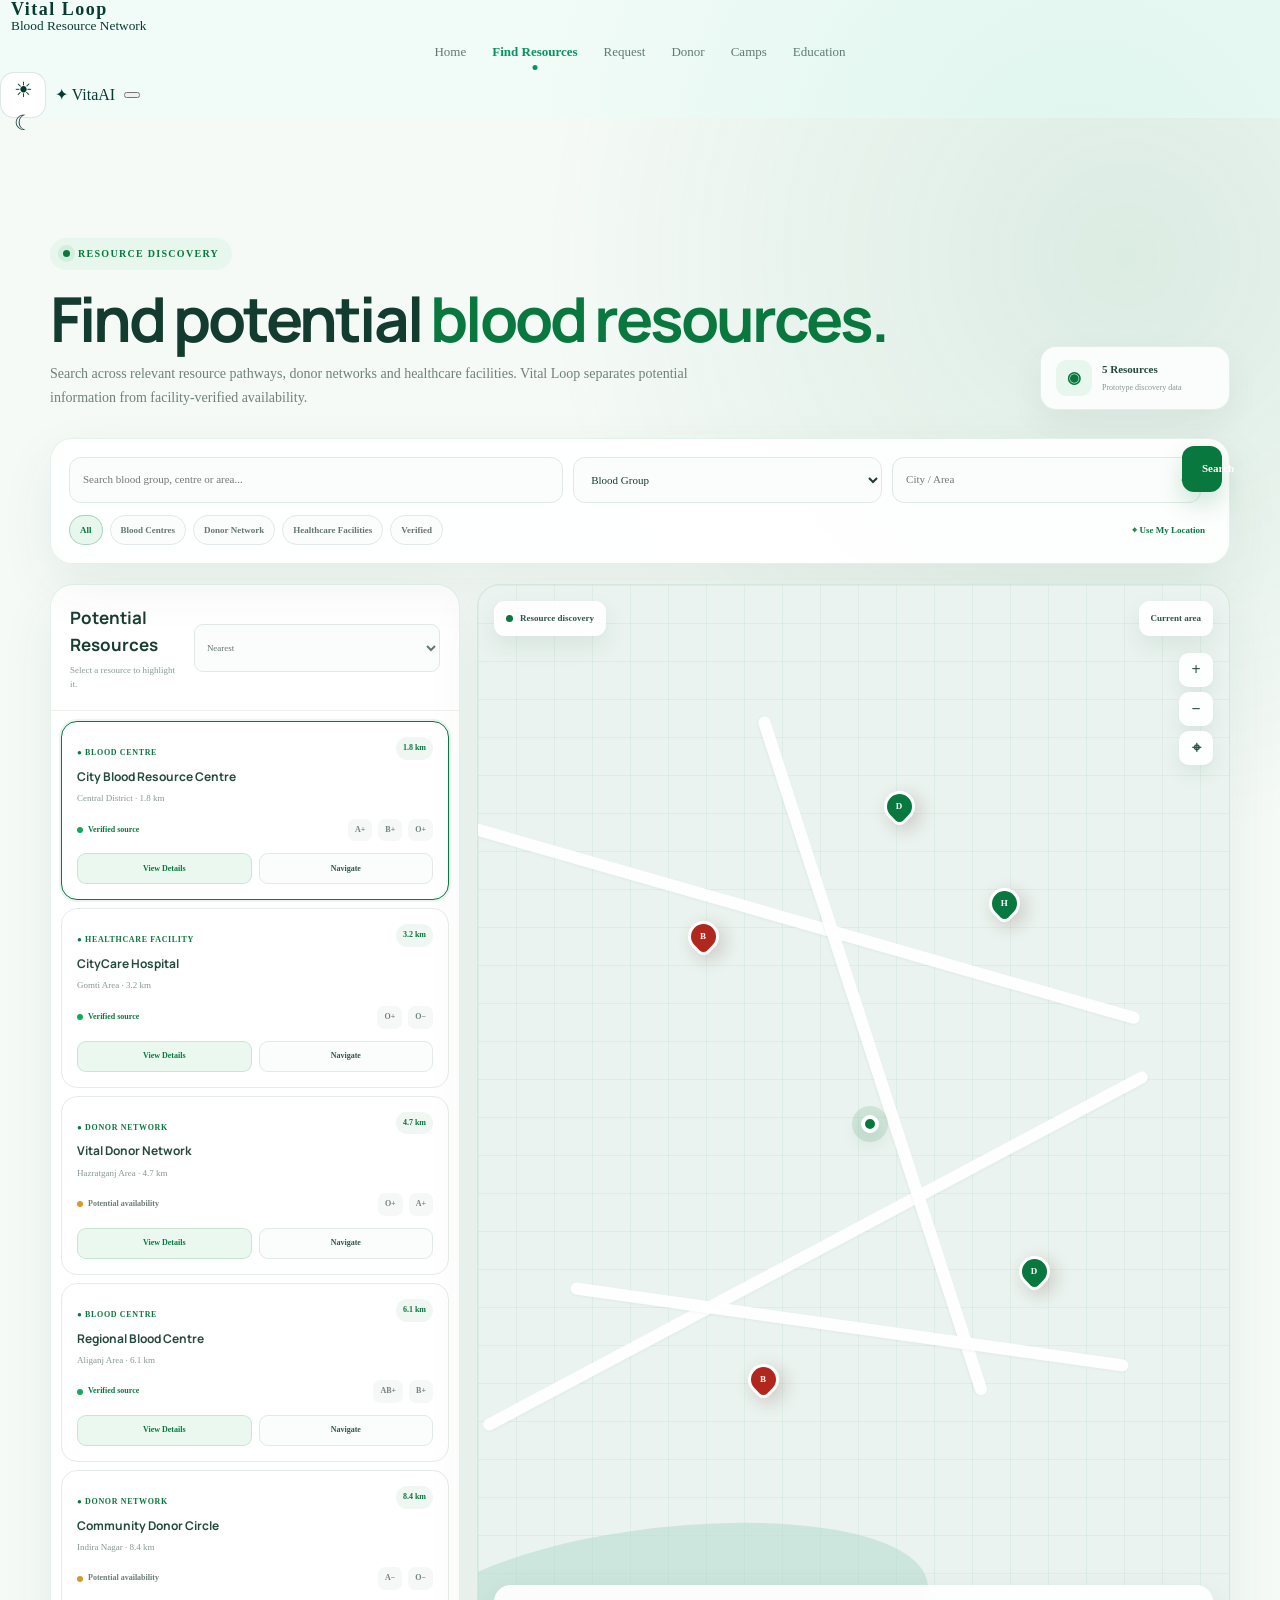
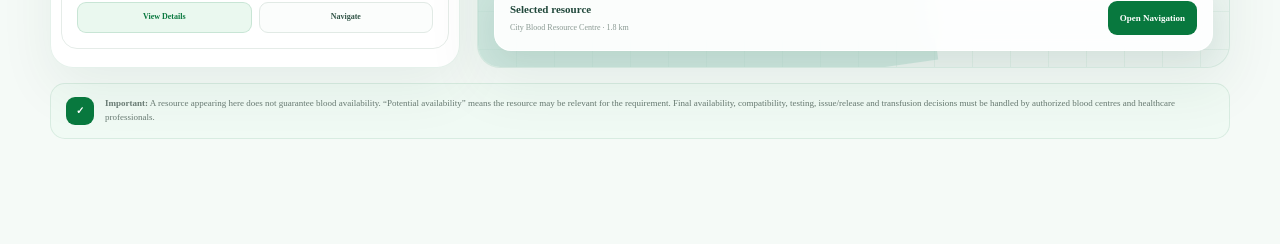
<file: find-blood.html>
<!DOCTYPE html>
<html lang="en">

<head>

    <meta charset="UTF-8">

    <meta
        name="viewport"
        content="width=device-width, initial-scale=1.0, viewport-fit=cover"
    >

    <meta
        name="description"
        content="Vital Loop — discover potential blood resources, donor pathways and healthcare facilities."
    >

    <meta
        name="theme-color"
        content="#08783E"
    >

    <title>Find Blood Resources — Vital Loop</title>

    <link rel="manifest" href="manifest.json">

    <link
        rel="preconnect"
        href="https://fonts.googleapis.com"
    >

    <link
        rel="preconnect"
        href="https://fonts.gstatic.com"
        crossorigin
    >

    <link
        href="https://fonts.googleapis.com/css2?family=DM+Sans:wght@400;500;600;700&family=Manrope:wght@500;600;700;800&display=swap"
        rel="stylesheet"
    >

    <link rel="stylesheet" href="css/style.css">
    <link rel="stylesheet" href="css/responsive.css">
    <link rel="stylesheet" href="css/animations.css">

    <style>

        /* =====================================================
           PAGE
        ===================================================== */

        .find-page {
            min-height: 100vh;

            background:
                radial-gradient(
                    circle at 88% 8%,
                    rgba(8, 120, 62, .11),
                    transparent 30%
                ),
                #f5faf7;
        }


        .find-main {
            padding: 120px 20px 105px;
        }


        .find-container {
            width: min(1180px, 100%);
            margin: auto;
        }


        /* =====================================================
           HERO
        ===================================================== */

        .find-hero {
            display: flex;
            align-items: flex-end;
            justify-content: space-between;
            gap: 30px;
            margin-bottom: 28px;
        }


        .find-kicker {
            display: inline-flex;
            align-items: center;
            gap: 8px;

            padding: 8px 13px;

            border-radius: 999px;

            background: #e7f7ed;

            color: #08783e;

            font-size: 10px;
            font-weight: 900;

            letter-spacing: .13em;
        }


        .find-kicker i {
            width: 7px;
            height: 7px;

            border-radius: 50%;

            background: #08783e;

            box-shadow:
                0 0 0 5px rgba(8,120,62,.08);
        }


        .find-hero h1 {
            margin: 17px 0 11px;

            color: #143b2f;

            font-family: "Manrope", sans-serif;

            font-size: clamp(40px, 5vw, 62px);

            line-height: 1.04;

            letter-spacing: -.045em;
        }


        .find-hero h1 span {
            color: #08783e;
        }


        .find-hero p {
            max-width: 650px;

            margin: 0;

            color: #718179;

            font-size: 14px;

            line-height: 1.7;
        }


        .result-indicator {
            display: flex;
            align-items: center;
            gap: 10px;

            min-width: 190px;

            padding: 13px 15px;

            border:
                1px solid rgba(8,120,62,.10);

            border-radius: 16px;

            background:
                rgba(255,255,255,.85);

            box-shadow:
                0 14px 35px rgba(17,70,47,.06);
        }


        .result-indicator-icon {
            width: 36px;
            height: 36px;

            display: grid;
            place-items: center;

            border-radius: 11px;

            background: #e7f7ed;

            color: #08783e;

            font-weight: 900;
        }


        .result-indicator strong {
            display: block;

            color: #21483b;

            font-size: 11px;
        }


        .result-indicator small {
            display: block;

            margin-top: 3px;

            color: #899891;

            font-size: 8px;
        }


        /* =====================================================
           SEARCH CONTROL
        ===================================================== */

        .search-panel {
            position: relative;

            margin-bottom: 20px;

            padding: 18px;

            border:
                1px solid rgba(8,120,62,.10);

            border-radius: 22px;

            background:
                rgba(255,255,255,.91);

            box-shadow:
                0 20px 55px rgba(17,70,47,.07);
        }


        .search-row {
            display: grid;

            grid-template-columns:
                1.2fr
                .75fr
                .75fr
                auto;

            gap: 10px;
        }


        .search-field {
            position: relative;
        }


        .search-field input,
        .search-field select {
            width: 100%;

            box-sizing: border-box;

            min-height: 46px;

            padding: 12px 13px;

            border:
                1px solid #dfe9e4;

            border-radius: 12px;

            outline: none;

            background: #fbfdfc;

            color: #193d31;

            font-family: inherit;

            font-size: 11px;

            transition: .2s ease;
        }


        .search-field input:focus,
        .search-field select:focus {
            border-color:
                rgba(8,120,62,.55);

            background: #fff;

            box-shadow:
                0 0 0 4px
                rgba(8,120,62,.07);
        }


        .location-search {
            position: relative;
        }


        .location-search input {
            padding-right: 44px;
        }


        .location-icon {
            position: absolute;

            top: 50%;
            right: 12px;

            transform: translateY(-50%);

            color: #08783e;

            font-size: 15px;
        }


        .search-button {
            min-height: 46px;

            padding: 0 20px;

            border: 0;

            border-radius: 12px;

            background: #08783e;

            color: #fff;

            cursor: pointer;

            font: inherit;

            font-size: 11px;

            font-weight: 800;

            box-shadow:
                0 12px 25px
                rgba(8,120,62,.18);

            transition: .2s ease;
        }


        .search-button:hover {
            transform: translateY(-2px);
        }


        .search-tools {
            display: flex;

            justify-content: space-between;

            align-items: center;

            gap: 15px;

            margin-top: 12px;
        }


        .quick-filters {
            display: flex;

            flex-wrap: wrap;

            gap: 7px;
        }


        .quick-filter {
            padding: 7px 10px;

            border:
                1px solid #e0e9e5;

            border-radius: 999px;

            background: #fbfdfc;

            color: #64776e;

            cursor: pointer;

            font: inherit;

            font-size: 9px;

            font-weight: 700;
        }


        .quick-filter.active {
            border-color: rgba(8,120,62,.28);

            background: #e8f7ee;

            color: #08783e;
        }


        .detect-button {
            display: inline-flex;

            align-items: center;

            gap: 7px;

            border: 0;

            background: transparent;

            color: #08783e;

            cursor: pointer;

            font: inherit;

            font-size: 9px;

            font-weight: 800;
        }


        /* =====================================================
           MAIN DISCOVERY AREA
        ===================================================== */

        .discovery-layout {
            display: grid;

            grid-template-columns:
                410px
                minmax(0,1fr);

            gap: 17px;

            min-height: 580px;
        }


        /* =====================================================
           RESOURCE LIST
        ===================================================== */

        .resource-panel {
            display: flex;

            flex-direction: column;

            min-width: 0;

            border:
                1px solid rgba(8,120,62,.10);

            border-radius: 23px;

            background:
                rgba(255,255,255,.92);

            box-shadow:
                0 20px 55px rgba(17,70,47,.07);

            overflow: hidden;
        }


        .resource-header {
            padding: 19px;

            border-bottom:
                1px solid #edf2ef;
        }


        .resource-header-top {
            display: flex;

            align-items: center;

            justify-content: space-between;

            gap: 15px;
        }


        .resource-header h2 {
            margin: 0 0 4px;

            color: #173e31;

            font-family: "Manrope", sans-serif;

            font-size: 17px;
        }


        .resource-header p {
            margin: 0;

            color: #8a9992;

            font-size: 9px;
        }


        .sort-select {
            border:
                1px solid #e0e9e5;

            border-radius: 9px;

            padding: 8px;

            background: #fbfdfc;

            color: #64776e;

            font-family: inherit;

            font-size: 9px;

            outline: none;
        }


        .resource-list {
            flex: 1;

            overflow-y: auto;

            padding: 10px;
        }


        .resource-card {
            position: relative;

            margin-bottom: 8px;

            padding: 15px;

            border:
                1px solid #e5ece8;

            border-radius: 16px;

            background: #ffffff;

            cursor: pointer;

            transition:
                transform .2s ease,
                border-color .2s ease,
                box-shadow .2s ease;
        }


        .resource-card:last-child {
            margin-bottom: 0;
        }


        .resource-card:hover {
            transform: translateY(-2px);

            border-color:
                rgba(8,120,62,.25);

            box-shadow:
                0 12px 30px
                rgba(17,70,47,.07);
        }


        .resource-card.selected {
            border-color: #08783e;

            box-shadow:
                0 0 0 2px
                rgba(8,120,62,.08);
        }


        .resource-top {
            display: flex;

            align-items: flex-start;

            justify-content: space-between;

            gap: 12px;
        }


        .resource-type {
            display: inline-flex;

            align-items: center;

            gap: 5px;

            margin-bottom: 7px;

            color: #08783e;

            font-size: 8px;

            font-weight: 900;

            letter-spacing: .08em;
        }


        .resource-name {
            margin: 0;

            color: #24493d;

            font-family: "Manrope", sans-serif;

            font-size: 12px;
        }


        .resource-location {
            margin-top: 5px;

            color: #899891;

            font-size: 9px;
        }


        .distance {
            padding: 5px 7px;

            border-radius: 999px;

            background: #f0f7f3;

            color: #08783e;

            white-space: nowrap;

            font-size: 8px;

            font-weight: 800;
        }


        .resource-status-row {
            display: flex;

            align-items: center;

            justify-content: space-between;

            gap: 10px;

            margin-top: 13px;
        }


        .status {
            display: inline-flex;

            align-items: center;

            gap: 5px;

            font-size: 8px;

            font-weight: 800;
        }


        .status i {
            width: 6px;
            height: 6px;

            border-radius: 50%;
        }


        .status.potential {
            color: #6c7d75;
        }


        .status.potential i {
            background: #d49b2c;
        }


        .status.verified {
            color: #08783e;
        }


        .status.verified i {
            background: #14a85b;
        }


        .resource-meta {
            display: flex;

            gap: 6px;
        }


        .meta-tag {
            padding: 5px 7px;

            border-radius: 7px;

            background: #f5f8f6;

            color: #73837c;

            font-size: 8px;

            font-weight: 700;
        }


        .resource-actions {
            display: flex;

            gap: 7px;

            margin-top: 12px;
        }


        .resource-action {
            flex: 1;

            min-height: 31px;

            border:
                1px solid #e1eae5;

            border-radius: 9px;

            background: #fbfdfc;

            color: #315447;

            cursor: pointer;

            font: inherit;

            font-size: 8px;

            font-weight: 800;
        }


        .resource-action.primary {
            border-color:
                rgba(8,120,62,.15);

            background: #eaf8ef;

            color: #08783e;
        }


        /* =====================================================
           MAP
        ===================================================== */

        .map-panel {
            position: relative;

            min-height: 580px;

            border:
                1px solid rgba(8,120,62,.10);

            border-radius: 23px;

            overflow: hidden;

            background:
                #eaf3ef;

            box-shadow:
                0 20px 55px
                rgba(17,70,47,.07);
        }


        .map-grid {
            position: absolute;

            inset: 0;

            background-image:
                linear-gradient(
                    rgba(8,120,62,.055) 1px,
                    transparent 1px
                ),
                linear-gradient(
                    90deg,
                    rgba(8,120,62,.055) 1px,
                    transparent 1px
                );

            background-size:
                38px 38px;
        }


        .map-road {
            position: absolute;

            height: 12px;

            border-radius: 999px;

            background:
                rgba(255,255,255,.95);

            box-shadow:
                0 1px 3px rgba(20,70,50,.05);

            transform-origin: center;
        }


        .road-one {
            width: 120%;

            top: 30%;

            left: -10%;

            transform:
                rotate(16deg);
        }


        .road-two {
            width: 110%;

            top: 61%;

            left: -5%;

            transform:
                rotate(-28deg);
        }


        .road-three {
            width: 95%;

            top: 43%;

            left: 5%;

            transform:
                rotate(72deg);
        }


        .road-four {
            width: 75%;

            top: 68%;

            left: 12%;

            transform:
                rotate(8deg);
        }


        .map-water {
            position: absolute;

            width: 70%;

            height: 170px;

            left: -10%;

            bottom: -30px;

            border-radius:
                50% 60% 0 0;

            background:
                rgba(181,218,207,.55);

            transform:
                rotate(-8deg);
        }


        .map-overlay {
            position: absolute;

            top: 16px;
            left: 16px;
            right: 16px;

            display: flex;

            justify-content: space-between;

            align-items: flex-start;

            gap: 10px;

            pointer-events: none;
        }


        .map-chip {
            display: inline-flex;

            align-items: center;

            gap: 7px;

            padding: 9px 11px;

            border:
                1px solid rgba(255,255,255,.9);

            border-radius: 11px;

            background:
                rgba(255,255,255,.88);

            color: #315447;

            box-shadow:
                0 10px 25px
                rgba(17,70,47,.08);

            backdrop-filter: blur(12px);

            font-size: 9px;

            font-weight: 800;
        }


        .map-chip span {
            width: 7px;
            height: 7px;

            border-radius: 50%;

            background: #08783e;
        }


        .map-controls {
            position: absolute;

            right: 16px;
            top: 68px;

            display: grid;

            gap: 5px;
        }


        .map-control {
            width: 34px;
            height: 34px;

            display: grid;
            place-items: center;

            border:
                1px solid rgba(255,255,255,.9);

            border-radius: 10px;

            background:
                rgba(255,255,255,.90);

            color: #315447;

            cursor: pointer;

            box-shadow:
                0 8px 20px
                rgba(17,70,47,.08);

            font-weight: 900;
        }


        .user-location {
            position: absolute;

            left: 51%;
            top: 49%;

            width: 18px;
            height: 18px;

            border:
                4px solid white;

            border-radius: 50%;

            background: #08783e;

            box-shadow:
                0 0 0 9px
                rgba(8,120,62,.12),
                0 8px 20px
                rgba(17,70,47,.18);
        }


        .map-marker {
            position: absolute;

            width: 31px;
            height: 31px;

            display: grid;
            place-items: center;

            border:
                3px solid white;

            border-radius: 50% 50% 50% 8px;

            background: #b2271d;

            color: white;

            transform:
                rotate(-45deg);

            box-shadow:
                0 7px 18px
                rgba(80,30,20,.20);

            cursor: pointer;
        }


        .map-marker span {
            transform: rotate(45deg);

            font-size: 9px;

            font-weight: 900;
        }


        .marker-one {
            left: 28%;
            top: 31%;
        }


        .marker-two {
            left: 68%;
            top: 28%;
            background: #08783e;
        }


        .marker-three {
            left: 72%;
            top: 62%;
            background: #08783e;
        }


        .marker-four {
            left: 36%;
            top: 72%;
        }


        .marker-five {
            left: 54%;
            top: 19%;
            background: #08783e;
        }


        .map-bottom-card {
            position: absolute;

            left: 16px;
            right: 16px;
            bottom: 16px;

            display: flex;

            align-items: center;

            justify-content: space-between;

            gap: 15px;

            padding: 15px;

            border:
                1px solid rgba(255,255,255,.9);

            border-radius: 17px;

            background:
                rgba(255,255,255,.91);

            box-shadow:
                0 14px 35px
                rgba(17,70,47,.10);

            backdrop-filter: blur(15px);
        }


        .map-bottom-card strong {
            display: block;

            color: #21483b;

            font-size: 11px;
        }


        .map-bottom-card p {
            margin: 4px 0 0;

            color: #899891;

            font-size: 8px;
        }


        .map-route-button {
            min-height: 34px;

            padding: 0 12px;

            border: 0;

            border-radius: 9px;

            background: #08783e;

            color: #fff;

            cursor: pointer;

            font: inherit;

            font-size: 9px;

            font-weight: 800;
        }


        /* =====================================================
           EMPTY / SEARCH STATE
        ===================================================== */

        .search-state {
            display: none;

            padding: 35px 20px;

            text-align: center;
        }


        .search-state.show {
            display: block;
        }


        .search-state-icon {
            width: 50px;
            height: 50px;

            display: grid;
            place-items: center;

            margin: auto auto 12px;

            border-radius: 16px;

            background: #eaf7ef;

            color: #08783e;

            font-size: 19px;
        }


        .search-state h3 {
            margin: 0 0 6px;

            color: #294d40;

            font-family: "Manrope", sans-serif;

            font-size: 14px;
        }


        .search-state p {
            margin: 0;

            color: #8b9993;

            font-size: 9px;

            line-height: 1.6;
        }


        /* =====================================================
           RESPONSIBLE NOTE
        ===================================================== */

        .verification-note {
            display: flex;

            align-items: flex-start;

            gap: 11px;

            margin-top: 15px;

            padding: 13px 15px;

            border:
                1px solid rgba(8,120,62,.10);

            border-radius: 15px;

            background:
                rgba(238,249,243,.70);
        }


        .verification-note-icon {
            width: 28px;
            height: 28px;

            flex: 0 0 28px;

            display: grid;
            place-items: center;

            border-radius: 9px;

            background: #08783e;

            color: white;

            font-size: 10px;

            font-weight: 900;
        }


        .verification-note p {
            margin: 0;

            color: #687a72;

            font-size: 9px;

            line-height: 1.55;
        }


        /* =====================================================
           DARK MODE
        ===================================================== */

        body.dark-mode .find-page {
            background: #091713;
        }


        body.dark-mode .find-hero h1,
        body.dark-mode .resource-header h2,
        body.dark-mode .resource-name,
        body.dark-mode .map-bottom-card strong,
        body.dark-mode .search-state h3 {
            color: #e5f3ec;
        }


        body.dark-mode .find-hero p,
        body.dark-mode .resource-header p,
        body.dark-mode .resource-location,
        body.dark-mode .search-state p,
        body.dark-mode .verification-note p {
            color: #98ada4;
        }


        body.dark-mode .result-indicator,
        body.dark-mode .search-panel,
        body.dark-mode .resource-panel,
        body.dark-mode .resource-card,
        body.dark-mode .map-bottom-card {
            background:
                rgba(14,32,26,.91);

            border-color:
                rgba(255,255,255,.07);
        }


        body.dark-mode .search-field input,
        body.dark-mode .search-field select,
        body.dark-mode .sort-select,
        body.dark-mode .resource-action {
            background: #0c211a;

            border-color:
                rgba(255,255,255,.09);

            color: #dcece5;
        }


        body.dark-mode .resource-header {
            border-color:
                rgba(255,255,255,.07);
        }


        body.dark-mode .map-panel {
            background: #18382e;
        }


        /* =====================================================
           RESPONSIVE
        ===================================================== */

        @media (max-width: 1000px) {

            .search-row {
                grid-template-columns:
                    1fr 1fr;
            }


            .search-button {
                width: 100%;
            }


            .discovery-layout {
                grid-template-columns:
                    1fr;
            }


            .resource-panel {
                max-height: 560px;
            }


            .map-panel {
                min-height: 500px;
            }

        }


        @media (max-width: 700px) {

            .find-main {
                padding:
                    95px 14px 105px;
            }


            .find-hero {
                flex-direction: column;

                align-items: flex-start;
            }


            .find-hero h1 {
                font-size: 41px;
            }


            .find-hero p {
                font-size: 13px;
            }


            .result-indicator {
                width: 100%;

                box-sizing: border-box;
            }


            .search-panel {
                padding: 13px;

                border-radius: 18px;
            }


            .search-row {
                grid-template-columns: 1fr;
            }


            .search-tools {
                align-items: flex-start;

                flex-direction: column;
            }


            .quick-filters {
                width: 100%;
            }


            .discovery-layout {
                gap: 12px;
            }


            .resource-panel {
                max-height: 540px;

                border-radius: 19px;
            }


            .map-panel {
                min-height: 420px;

                border-radius: 19px;
            }


            .map-bottom-card {
                align-items: flex-start;

                flex-direction: column;
            }


            .map-route-button {
                width: 100%;
            }


            .map-controls {
                right: 12px;
                top: 60px;
            }


            .verification-note {
                margin-bottom: 10px;
            }

        }


        @media (prefers-reduced-motion: reduce) {

            *,
            *::before,
            *::after {
                animation-duration: .01ms !important;

                animation-iteration-count: 1 !important;
            }

        }

    </style>

</head>


<body>


    <!-- =====================================================
         HEADER
    ====================================================== -->

    <header class="top-header">

        <div class="header-inner">


            <a
                href="index.html"
                class="brand"
                aria-label="Vital Loop Home"
            >

                <span class="brand-symbol">

                    <svg
                        viewBox="0 0 100 100"
                        xmlns="http://www.w3.org/2000/svg"
                    >

                        <circle
                            cx="50"
                            cy="50"
                            r="46"
                            fill="currentColor"
                        />

                        <path
                            d="
                                M50 18
                                C50 18 29 43 29 59
                                C29 73 38 83 50 83
                                C62 83 71 73 71 59
                                C71 43 50 18 50 18Z
                            "
                            fill="#ffffff"
                        />

                        <circle
                            cx="31"
                            cy="31"
                            r="5"
                            fill="#ffffff"
                        />

                        <circle
                            cx="69"
                            cy="31"
                            r="5"
                            fill="#ffffff"
                        />

                        <path
                            d="M35 32 L50 45 L65 32"
                            fill="none"
                            stroke="#ffffff"
                            stroke-width="3"
                            stroke-linecap="round"
                        />

                    </svg>

                </span>


                <span class="brand-text">

                    <strong>
                        Vital Loop
                    </strong>

                    <small>
                        Blood Resource Network
                    </small>

                </span>

            </a>


            <nav
                class="desktop-nav"
                aria-label="Primary navigation"
            >

                <a
                    href="index.html"
                    class="nav-link"
                >
                    Home
                </a>


                <a
                    href="find-blood.html"
                    class="nav-link active"
                >
                    Find Resources
                </a>


                <a
                    href="blood-request.html"
                    class="nav-link"
                >
                    Request
                </a>


                <a
                    href="donor.html"
                    class="nav-link"
                >
                    Donor
                </a>


                <a
                    href="camps.html"
                    class="nav-link"
                >
                    Camps
                </a>


                <a
                    href="blood-education.html"
                    class="nav-link"
                >
                    Education
                </a>

            </nav>


            <div class="header-actions">


                <button
                    type="button"
                    id="themeToggle"
                    class="icon-button theme-toggle"
                    aria-label="Toggle day and night mode"
                >

                    <span class="theme-sun">
                        ☀
                    </span>

                    <span class="theme-moon">
                        ☾
                    </span>

                </button>


                <a
                    href="assistant.html"
                    class="ai-header-button"
                >

                    <span class="ai-icon">
                        ✦
                    </span>

                    VitaAI

                </a>


                <button
                    type="button"
                    id="mobileMenuButton"
                    class="icon-button mobile-menu-button"
                    aria-label="Open menu"
                >

                    <span></span>
                    <span></span>
                    <span></span>

                </button>

            </div>

        </div>

    </header>


    <!-- =====================================================
         MOBILE MENU
    ====================================================== -->

    <div
        id="mobileMenu"
        class="mobile-menu"
        aria-hidden="true"
    >

        <div class="mobile-menu-header">

            <strong>
                Vital Loop
            </strong>


            <button
                type="button"
                id="mobileMenuClose"
                class="icon-button"
            >
                ×
            </button>

        </div>


        <div class="mobile-menu-links">

            <a href="index.html">
                <span>⌂</span>
                Home
            </a>


            <a href="find-blood.html">
                <span>⌕</span>
                Find Resources
            </a>


            <a href="blood-request.html">
                <span>+</span>
                Blood Request
            </a>


            <a href="donor.html">
                <span>♡</span>
                Donor Network
            </a>


            <a href="camps.html">
                <span>◉</span>
                Donation Camps
            </a>


            <a href="blood-education.html">
                <span>i</span>
                Blood Education
            </a>


            <a href="prescription.html">
                <span>▣</span>
                Prescription
            </a>


            <a href="assistant.html">
                <span>✦</span>
                VitaAI
            </a>

        </div>

    </div>


    <!-- =====================================================
         MAIN
    ====================================================== -->

    <main class="find-page">

        <div class="find-main">

            <div class="find-container">


                <!-- =================================================
                     HERO
                ================================================== -->

                <section class="find-hero">

                    <div>

                        <div class="find-kicker">

                            <i></i>

                            RESOURCE DISCOVERY

                        </div>


                        <h1>

                            Find potential
                            <span>blood resources.</span>

                        </h1>


                        <p>

                            Search across relevant resource pathways,
                            donor networks and healthcare facilities.
                            Vital Loop separates potential information
                            from facility-verified availability.

                        </p>

                    </div>


                    <div class="result-indicator">

                        <div class="result-indicator-icon">
                            ◉
                        </div>

                        <div>

                            <strong id="resultCount">
                                5 Resources
                            </strong>

                            <small>
                                Prototype discovery data
                            </small>

                        </div>

                    </div>

                </section>


                <!-- =================================================
                     SEARCH PANEL
                ================================================== -->

                <section class="search-panel">


                    <div class="search-row">


                        <div class="search-field">

                            <input
                                id="bloodSearch"
                                type="text"
                                placeholder="Search blood group, centre or area..."
                                autocomplete="off"
                            >

                        </div>


                        <div class="search-field">

                            <select id="bloodGroupFilter">

                                <option value="">
                                    Blood Group
                                </option>

                                <option value="A+">
                                    A+
                                </option>

                                <option value="A-">
                                    A−
                                </option>

                                <option value="B+">
                                    B+
                                </option>

                                <option value="B-">
                                    B−
                                </option>

                                <option value="AB+">
                                    AB+
                                </option>

                                <option value="AB-">
                                    AB−
                                </option>

                                <option value="O+">
                                    O+
                                </option>

                                <option value="O-">
                                    O−
                                </option>

                            </select>

                        </div>


                        <div class="search-field location-search">

                            <input
                                id="locationFilter"
                                type="text"
                                placeholder="City / Area"
                            >

                            <span class="location-icon">
                                ⌖
                            </span>

                        </div>


                        <button
                            type="button"
                            id="searchButton"
                            class="search-button"
                        >
                            Search
                        </button>

                    </div>


                    <div class="search-tools">


                        <div class="quick-filters">

                            <button
                                type="button"
                                class="quick-filter active"
                                data-filter="all"
                            >
                                All
                            </button>


                            <button
                                type="button"
                                class="quick-filter"
                                data-filter="blood-centre"
                            >
                                Blood Centres
                            </button>


                            <button
                                type="button"
                                class="quick-filter"
                                data-filter="donor"
                            >
                                Donor Network
                            </button>


                            <button
                                type="button"
                                class="quick-filter"
                                data-filter="facility"
                            >
                                Healthcare Facilities
                            </button>


                            <button
                                type="button"
                                class="quick-filter"
                                data-filter="verified"
                            >
                                Verified

                            </button>

                        </div>


                        <button
                            type="button"
                            id="detectLocation"
                            class="detect-button"
                        >

                            ⌖

                            Use My Location

                        </button>

                    </div>

                </section>


                <!-- =================================================
                     DISCOVERY
                ================================================== -->

                <section class="discovery-layout">


                    <!-- =================================================
                         RESOURCE LIST
                    ================================================== -->

                    <div class="resource-panel">


                        <div class="resource-header">

                            <div class="resource-header-top">

                                <div>

                                    <h2>
                                        Potential Resources
                                    </h2>

                                    <p>
                                        Select a resource to highlight it.
                                    </p>

                                </div>


                                <select
                                    id="sortSelect"
                                    class="sort-select"
                                >

                                    <option value="distance">
                                        Nearest
                                    </option>

                                    <option value="name">
                                        Name
                                    </option>

                                    <option value="verified">
                                        Verified
                                    </option>

                                </select>

                            </div>

                        </div>


                        <div
                            id="resourceList"
                            class="resource-list"
                        >


                            <!-- RESOURCE 1 -->

                            <article
                                class="resource-card selected"
                                data-type="blood-centre"
                                data-blood="A+,B+,O+,AB+"
                                data-location="central"
                                data-verified="true"
                                data-distance="1.8"
                            >

                                <div class="resource-top">

                                    <div>

                                        <div class="resource-type">
                                            ● BLOOD CENTRE
                                        </div>

                                        <h3 class="resource-name">
                                            City Blood Resource Centre
                                        </h3>

                                        <div class="resource-location">
                                            Central District · 1.8 km
                                        </div>

                                    </div>


                                    <span class="distance">
                                        1.8 km
                                    </span>

                                </div>


                                <div class="resource-status-row">

                                    <span class="status verified">

                                        <i></i>

                                        Verified source

                                    </span>


                                    <div class="resource-meta">

                                        <span class="meta-tag">
                                            A+
                                        </span>

                                        <span class="meta-tag">
                                            B+
                                        </span>

                                        <span class="meta-tag">
                                            O+
                                        </span>

                                    </div>

                                </div>


                                <div class="resource-actions">

                                    <button
                                        type="button"
                                        class="resource-action primary"
                                        data-action="details"
                                    >
                                        View Details
                                    </button>


                                    <button
                                        type="button"
                                        class="resource-action"
                                        data-action="route"
                                    >
                                        Navigate
                                    </button>

                                </div>

                            </article>


                            <!-- RESOURCE 2 -->

                            <article
                                class="resource-card"
                                data-type="facility"
                                data-blood="O+,O-,A+,B+"
                                data-location="gomti"
                                data-verified="true"
                                data-distance="3.2"
                            >

                                <div class="resource-top">

                                    <div>

                                        <div class="resource-type">
                                            ● HEALTHCARE FACILITY
                                        </div>

                                        <h3 class="resource-name">
                                            CityCare Hospital
                                        </h3>

                                        <div class="resource-location">
                                            Gomti Area · 3.2 km
                                        </div>

                                    </div>


                                    <span class="distance">
                                        3.2 km
                                    </span>

                                </div>


                                <div class="resource-status-row">

                                    <span class="status verified">

                                        <i></i>

                                        Verified source

                                    </span>


                                    <div class="resource-meta">

                                        <span class="meta-tag">
                                            O+
                                        </span>

                                        <span class="meta-tag">
                                            O−
                                        </span>

                                    </div>

                                </div>


                                <div class="resource-actions">

                                    <button
                                        type="button"
                                        class="resource-action primary"
                                        data-action="details"
                                    >
                                        View Details
                                    </button>


                                    <button
                                        type="button"
                                        class="resource-action"
                                        data-action="route"
                                    >
                                        Navigate
                                    </button>

                                </div>

                            </article>


                            <!-- RESOURCE 3 -->

                            <article
                                class="resource-card"
                                data-type="donor"
                                data-blood="O+,A+,B+"
                                data-location="hazratganj"
                                data-verified="false"
                                data-distance="4.7"
                            >

                                <div class="resource-top">

                                    <div>

                                        <div class="resource-type">
                                            ● DONOR NETWORK
                                        </div>

                                        <h3 class="resource-name">
                                            Vital Donor Network
                                        </h3>

                                        <div class="resource-location">
                                            Hazratganj Area · 4.7 km
                                        </div>

                                    </div>


                                    <span class="distance">
                                        4.7 km
                                    </span>

                                </div>


                                <div class="resource-status-row">

                                    <span class="status potential">

                                        <i></i>

                                        Potential availability

                                    </span>


                                    <div class="resource-meta">

                                        <span class="meta-tag">
                                            O+
                                        </span>

                                        <span class="meta-tag">
                                            A+
                                        </span>

                                    </div>

                                </div>


                                <div class="resource-actions">

                                    <button
                                        type="button"
                                        class="resource-action primary"
                                        data-action="details"
                                    >
                                        View Details
                                    </button>


                                    <button
                                        type="button"
                                        class="resource-action"
                                        data-action="route"
                                    >
                                        Navigate
                                    </button>

                                </div>

                            </article>


                            <!-- RESOURCE 4 -->

                            <article
                                class="resource-card"
                                data-type="blood-centre"
                                data-blood="AB+,AB-,B+,O+"
                                data-location="aliganj"
                                data-verified="true"
                                data-distance="6.1"
                            >

                                <div class="resource-top">

                                    <div>

                                        <div class="resource-type">
                                            ● BLOOD CENTRE
                                        </div>

                                        <h3 class="resource-name">
                                            Regional Blood Centre
                                        </h3>

                                        <div class="resource-location">
                                            Aliganj Area · 6.1 km
                                        </div>

                                    </div>


                                    <span class="distance">
                                        6.1 km
                                    </span>

                                </div>


                                <div class="resource-status-row">

                                    <span class="status verified">

                                        <i></i>

                                        Verified source

                                    </span>


                                    <div class="resource-meta">

                                        <span class="meta-tag">
                                            AB+
                                        </span>

                                        <span class="meta-tag">
                                            B+
                                        </span>

                                    </div>

                                </div>


                                <div class="resource-actions">

                                    <button
                                        type="button"
                                        class="resource-action primary"
                                        data-action="details"
                                    >
                                        View Details
                                    </button>


                                    <button
                                        type="button"
                                        class="resource-action"
                                        data-action="route"
                                    >
                                        Navigate
                                    </button>

                                </div>

                            </article>


                            <!-- RESOURCE 5 -->

                            <article
                                class="resource-card"
                                data-type="donor"
                                data-blood="A-,O-,B-"
                                data-location="indiranagar"
                                data-verified="false"
                                data-distance="8.4"
                            >

                                <div class="resource-top">

                                    <div>

                                        <div class="resource-type">
                                            ● DONOR NETWORK
                                        </div>

                                        <h3 class="resource-name">
                                            Community Donor Circle
                                        </h3>

                                        <div class="resource-location">
                                            Indira Nagar · 8.4 km
                                        </div>

                                    </div>


                                    <span class="distance">
                                        8.4 km
                                    </span>

                                </div>


                                <div class="resource-status-row">

                                    <span class="status potential">

                                        <i></i>

                                        Potential availability

                                    </span>


                                    <div class="resource-meta">

                                        <span class="meta-tag">
                                            A−
                                        </span>

                                        <span class="meta-tag">
                                            O−
                                        </span>

                                    </div>

                                </div>


                                <div class="resource-actions">

                                    <button
                                        type="button"
                                        class="resource-action primary"
                                        data-action="details"
                                    >
                                        View Details
                                    </button>


                                    <button
                                        type="button"
                                        class="resource-action"
                                        data-action="route"
                                    >
                                        Navigate
                                    </button>

                                </div>

                            </article>


                            <div
                                id="emptyState"
                                class="search-state"
                            >

                                <div class="search-state-icon">
                                    ⌕
                                </div>

                                <h3>
                                    No matching resources
                                </h3>

                                <p>
                                    Try another blood group, location
                                    or resource category.
                                </p>

                            </div>


                        </div>

                    </div>


                    <!-- =================================================
                         MAP PANEL
                    ================================================== -->

                    <div
                        id="bloodBankMap"
                        class="map-panel"
                        aria-label="Resource discovery map"
                    >


                        <div class="map-grid"></div>


                        <div class="map-water"></div>


                        <div class="map-road road-one"></div>

                        <div class="map-road road-two"></div>

                        <div class="map-road road-three"></div>

                        <div class="map-road road-four"></div>


                        <div class="map-overlay">

                            <div class="map-chip">

                                <span></span>

                                Resource discovery

                            </div>


                            <div
                                id="mapLocationStatus"
                                class="map-chip"
                            >

                                Current area

                            </div>

                        </div>


                        <div class="map-controls">

                            <button
                                type="button"
                                id="zoomIn"
                                class="map-control"
                                aria-label="Zoom in"
                            >
                                +
                            </button>


                            <button
                                type="button"
                                id="zoomOut"
                                class="map-control"
                                aria-label="Zoom out"
                            >
                                −
                            </button>


                            <button
                                type="button"
                                id="centerMap"
                                class="map-control"
                                aria-label="Center map"
                            >
                                ⌖
                            </button>

                        </div>


                        <!-- USER -->

                        <div
                            id="userLocation"
                            class="user-location"
                            title="Current location"
                        ></div>


                        <!-- MARKERS -->

                        <button
                            type="button"
                            class="map-marker marker-one"
                            data-resource="0"
                            aria-label="City Blood Resource Centre"
                        >
                            <span>
                                B
                            </span>
                        </button>


                        <button
                            type="button"
                            class="map-marker marker-two"
                            data-resource="1"
                            aria-label="CityCare Hospital"
                        >
                            <span>
                                H
                            </span>
                        </button>


                        <button
                            type="button"
                            class="map-marker marker-three"
                            data-resource="2"
                            aria-label="Vital Donor Network"
                        >
                            <span>
                                D
                            </span>
                        </button>


                        <button
                            type="button"
                            class="map-marker marker-four"
                            data-resource="3"
                            aria-label="Regional Blood Centre"
                        >
                            <span>
                                B
                            </span>
                        </button>


                        <button
                            type="button"
                            class="map-marker marker-five"
                            data-resource="4"
                            aria-label="Community Donor Circle"
                        >
                            <span>
                                D
                            </span>
                        </button>


                        <div class="map-bottom-card">

                            <div>

                                <strong>
                                    Selected resource
                                </strong>

                                <p id="selectedResource">
                                    City Blood Resource Centre · 1.8 km
                                </p>

                            </div>


                            <button
                                type="button"
                                id="routeButton"
                                class="map-route-button"
                            >
                                Open Navigation
                            </button>

                        </div>

                    </div>

                </section>


                <!-- =================================================
                     VERIFICATION NOTE
                ================================================== -->

                <div class="verification-note">

                    <div class="verification-note-icon">
                        ✓
                    </div>

                    <p>
                        <strong>Important:</strong>
                        A resource appearing here does not guarantee
                        blood availability. “Potential availability”
                        means the resource may be relevant for the
                        requirement. Final availability, compatibility,
                        testing, issue/release and transfusion decisions
                        must be handled by authorized blood centres and
                        healthcare professionals.

                    </p>

                </div>

            </div>

        </div>

    </main>


    <!-- =====================================================
         MOBILE NAV
    ====================================================== -->

    <nav
        class="mobile-bottom-nav"
        aria-label="Mobile navigation"
    >

        <a
            href="index.html"
            class="bottom-nav-item"
        >

            <span>
                ⌂
            </span>

            <small>
                Home
            </small>

        </a>


        <a
            href="find-blood.html"
            class="bottom-nav-item active"
        >

            <span>
                ⌕
            </span>

            <small>
                Find
            </small>

        </a>


        <a
            href="blood-request.html"
            class="bottom-nav-emergency"
        >

            <span>
                +
            </span>

        </a>


        <a
            href="assistant.html"
            class="bottom-nav-item"
        >

            <span>
                ✦
            </span>

            <small>
                VitaAI
            </small>

        </a>


        <button
            type="button"
            id="bottomMoreButton"
            class="bottom-nav-item"
        >

            <span>
                •••
            </span>

            <small>
                More
            </small>

        </button>

    </nav>


    <!-- =====================================================
         JAVASCRIPT
    ====================================================== -->

    <script src="js/app.js"></script>
    <script src="js/animations.js"></script>


    <script>

        document.addEventListener(
            "DOMContentLoaded",
            function () {


                /* =================================================
                   MOBILE MENU
                ================================================== */

                const menuButton =
                    document.getElementById(
                        "mobileMenuButton"
                    );

                const mobileMenu =
                    document.getElementById(
                        "mobileMenu"
                    );

                const menuClose =
                    document.getElementById(
                        "mobileMenuClose"
                    );


                function openMenu() {

                    if (!mobileMenu) return;

                    mobileMenu.classList.add(
                        "open"
                    );

                    mobileMenu.setAttribute(
                        "aria-hidden",
                        "false"
                    );

                }


                function closeMenu() {

                    if (!mobileMenu) return;

                    mobileMenu.classList.remove(
                        "open"
                    );

                    mobileMenu.setAttribute(
                        "aria-hidden",
                        "true"
                    );

                }


                if (menuButton) {

                    menuButton.addEventListener(
                        "click",
                        openMenu
                    );

                }


                if (menuClose) {

                    menuClose.addEventListener(
                        "click",
                        closeMenu
                    );

                }


                if (mobileMenu) {

                    mobileMenu
                        .querySelectorAll("a")
                        .forEach(
                            function (link) {

                                link.addEventListener(
                                    "click",
                                    closeMenu
                                );

                            }
                        );

                }


                const bottomMore =
                    document.getElementById(
                        "bottomMoreButton"
                    );


                if (bottomMore) {

                    bottomMore.addEventListener(
                        "click",
                        openMenu
                    );

                }


                /* =================================================
                   RESOURCE ELEMENTS
                ================================================== */

                const resourceCards =
                    Array.from(
                        document.querySelectorAll(
                            ".resource-card"
                        )
                    );


                const resourceList =
                    document.getElementById(
                        "resourceList"
                    );


                const emptyState =
                    document.getElementById(
                        "emptyState"
                    );


                const resultCount =
                    document.getElementById(
                        "resultCount"
                    );


                const selectedResource =
                    document.getElementById(
                        "selectedResource"
                    );


                const bloodSearch =
                    document.getElementById(
                        "bloodSearch"
                    );


                const bloodGroupFilter =
                    document.getElementById(
                        "bloodGroupFilter"
                    );


                const locationFilter =
                    document.getElementById(
                        "locationFilter"
                    );


                const sortSelect =
                    document.getElementById(
                        "sortSelect"
                    );


                let activeType =
                    "all";


                /* =================================================
                   SELECT RESOURCE
                ================================================== */

                function selectResource(index) {

                    resourceCards.forEach(
                        function (card, cardIndex) {

                            card.classList.toggle(
                                "selected",
                                cardIndex === index
                            );

                        }
                    );


                    const card =
                        resourceCards[index];


                    if (!card) return;


                    const name =
                        card.querySelector(
                            ".resource-name"
                        )?.textContent
                        || "Selected resource";


                    const distance =
                        card.dataset.distance
                        || "—";


                    selectedResource.textContent =
                        name +
                        " · " +
                        distance +
                        " km";

                }


                resourceCards.forEach(
                    function (card, index) {

                        card.addEventListener(
                            "click",
                            function (event) {

                                if (
                                    event.target.closest(
                                        "button"
                                    )
                                ) return;

                                selectResource(
                                    index
                                );

                            }
                        );

                    }
                );


                /* =================================================
                   FILTER
                ================================================== */

                function applyFilters() {

                    const search =
                        bloodSearch.value
                            .trim()
                            .toLowerCase();


                    const bloodGroup =
                        bloodGroupFilter.value
                            .toLowerCase();


                    const location =
                        locationFilter.value
                            .trim()
                            .toLowerCase();


                    let visibleCount =
                        0;


                    resourceCards.forEach(
                        function (card) {

                            const text =
                                card.textContent
                                    .toLowerCase();


                            const blood =
                                (
                                    card.dataset.blood
                                    || ""
                                )
                                .toLowerCase();


                            const cardLocation =
                                (
                                    card.dataset.location
                                    || ""
                                )
                                .toLowerCase();


                            const verified =
                                card.dataset.verified
                                === "true";


                            const type =
                                card.dataset.type;


                            const searchMatch =
                                !search ||
                                text.includes(search) ||
                                blood.includes(search);


                            const bloodMatch =
                                !bloodGroup ||
                                blood.includes(
                                    bloodGroup
                                );


                            const locationMatch =
                                !location ||
                                cardLocation.includes(
                                    location
                                ) ||
                                text.includes(
                                    location
                                );


                            let typeMatch =
                                true;


                            if (
                                activeType !==
                                "all"
                            ) {

                                if (
                                    activeType ===
                                    "verified"
                                ) {

                                    typeMatch =
                                        verified;

                                } else {

                                    typeMatch =
                                        type ===
                                        activeType;

                                }

                            }


                            const visible =
                                searchMatch &&
                                bloodMatch &&
                                locationMatch &&
                                typeMatch;


                            card.style.display =
                                visible
                                ? ""
                                : "block";


                            card.hidden =
                                !visible;


                            if (visible) {

                                visibleCount++;

                            }

                        }
                    );


                    resultCount.textContent =
                        visibleCount +
                        (
                            visibleCount === 1
                            ? " Resource"
                            : " Resources"
                        );


                    emptyState.classList.toggle(
                        "show",
                        visibleCount === 0
                    );

                }


                document
                    .getElementById(
                        "searchButton"
                    )
                    .addEventListener(
                        "click",
                        applyFilters
                    );


                [
                    bloodSearch,
                    bloodGroupFilter,
                    locationFilter
                ]
                .forEach(
                    function (element) {

                        element.addEventListener(
                            "input",
                            applyFilters
                        );

                        element.addEventListener(
                            "change",
                            applyFilters
                        );

                    }
                );


                /* =================================================
                   QUICK FILTERS
                ================================================== */

                document
                    .querySelectorAll(
                        ".quick-filter"
                    )
                    .forEach(
                        function (button) {

                            button.addEventListener(
                                "click",
                                function () {

                                    document
                                        .querySelectorAll(
                                            ".quick-filter"
                                        )
                                        .forEach(
                                            function (
                                                item
                                            ) {

                                                item.classList.remove(
                                                    "active"
                                                );

                                            }
                                        );


                                    button.classList.add(
                                        "active"
                                    );


                                    activeType =
                                        button.dataset.filter;


                                    applyFilters();

                                }
                            );

                        }
                    );


                /* =================================================
                   SORT
                ================================================== */

                sortSelect.addEventListener(
                    "change",
                    function () {

                        const value =
                            sortSelect.value;


                        const cards =
                            resourceCards.slice();


                        cards.sort(
                            function (a,b) {

                                if (
                                    value ===
                                    "distance"
                                ) {

                                    return (
                                        Number(
                                            a.dataset.distance
                                        ) -
                                        Number(
                                            b.dataset.distance
                                        )
                                    );

                                }


                                if (
                                    value ===
                                    "name"
                                ) {

                                    return (
                                        a.querySelector(
                                            ".resource-name"
                                        )
                                        .textContent
                                        .localeCompare(
                                            b.querySelector(
                                                ".resource-name"
                                            )
                                            .textContent
                                        )
                                    );

                                }


                                if (
                                    value ===
                                    "verified"
                                ) {

                                    return (
                                        Number(
                                            b.dataset.verified === "true"
                                        ) -
                                        Number(
                                            a.dataset.verified === "true"
                                        )
                                    );

                                }


                                return 0;

                            }
                        );


                        cards.forEach(
                            function (card) {

                                resourceList.appendChild(
                                    card
                                );

                            }
                        );

                    }
                );


                /* =================================================
                   LOCATION
                ================================================== */

                const detectLocation =
                    document.getElementById(
                        "detectLocation"
                    );


                const mapLocationStatus =
                    document.getElementById(
                        "mapLocationStatus"
                    );


                if (detectLocation) {

                    detectLocation.addEventListener(
                        "click",
                        function () {

                            if (
                                !navigator.geolocation
                            ) {

                                mapLocationStatus.textContent =
                                    "Location unavailable";

                                return;

                            }


                            detectLocation.disabled =
                                true;


                            detectLocation.textContent =
                                "⌖ Detecting...";


                            navigator.geolocation.getCurrentPosition(

                                function (position) {

                                    const latitude =
                                        position.coords.latitude;

                                    const longitude =
                                        position.coords.longitude;


                                    localStorage.setItem(
                                        "vitalLoopLocation",
                                        JSON.stringify({
                                            latitude,
                                            longitude,
                                            timestamp:
                                                Date.now()
                                        })
                                    );


                                    mapLocationStatus.textContent =
                                        "Location detected";


                                    detectLocation.disabled =
                                        false;


                                    detectLocation.textContent =
                                        "✓ Location Added";


                                    document
                                        .getElementById(
                                            "userLocation"
                                        )
                                        .style.left =
                                        "50%";


                                    document
                                        .getElementById(
                                            "userLocation"
                                        )
                                        .style.top =
                                        "50%";

                                },


                                function () {

                                    mapLocationStatus.textContent =
                                        "Location permission unavailable";

                                    detectLocation.disabled =
                                        false;

                                    detectLocation.textContent =
                                        "⌖ Use My Location";

                                },

                                {
                                    enableHighAccuracy:
                                        true,

                                    timeout:
                                        10000,

                                    maximumAge:
                                        60000

                                }

                            );

                        }
                    );

                }


                /* =================================================
                   MAP MARKERS
                ================================================== */

                document
                    .querySelectorAll(
                        ".map-marker"
                    )
                    .forEach(
                        function (marker) {

                            marker.addEventListener(
                                "click",
                                function () {

                                    const index =
                                        Number(
                                            marker.dataset.resource
                                        );


                                    selectResource(
                                        index
                                    );


                                    const card =
                                        resourceCards[
                                            index
                                        ];


                                    if (card) {

                                        card.scrollIntoView({
                                            behavior:
                                                "smooth",
                                            block:
                                                "nearest"
                                        });

                                    }

                                }
                            );

                        }
                    );


                /* =================================================
                   RESOURCE ACTIONS
                ================================================== */

                document
                    .querySelectorAll(
                        ".resource-action"
                    )
                    .forEach(
                        function (button) {

                            button.addEventListener(
                                "click",
                                function (event) {

                                    event.stopPropagation();


                                    const card =
                                        button.closest(
                                            ".resource-card"
                                        );


                                    const action =
                                        button.dataset.action;


                                    if (!card) return;


                                    const index =
                                        resourceCards.indexOf(
                                            card
                                        );


                                    selectResource(
                                        index
                                    );


                                    if (
                                        action ===
                                        "details"
                                    ) {

                                        alert(
                                            "Prototype resource details selected. Final availability must be verified directly with the relevant authorized facility."
                                        );

                                    }


                                    if (
                                        action ===
                                        "route"
                                    ) {

                                        openNavigation(
                                            card
                                        );

                                    }

                                }
                            );

                        }
                    );


                /* =================================================
                   NAVIGATION
                ================================================== */

                function openNavigation(card) {

                    const name =
                        card.querySelector(
                            ".resource-name"
                        )?.textContent
                        || "blood resource";


                    const location =
                        card.querySelector(
                            ".resource-location"
                        )?.textContent
                        || "";


                    const query =
                        encodeURIComponent(
                            name +
                            " " +
                            location
                        );


                    window.open(
                        "https://www.google.com/maps/search/?api=1&query=" +
                        query,
                        "_blank"
                    );

                }


                document
                    .getElementById(
                        "routeButton"
                    )
                    .addEventListener(
                        "click",
                        function () {

                            const selected =
                                document.querySelector(
                                    ".resource-card.selected"
                                );


                            if (selected) {

                                openNavigation(
                                    selected
                                );

                            }

                        }
                    );


                /* =================================================
                   MAP CONTROLS
                ================================================== */

                let mapScale =
                    1;


                const mapPanel =
                    document.getElementById(
                        "bloodBankMap"
                    );


                document
                    .getElementById(
                        "zoomIn"
                    )
                    .addEventListener(
                        "click",
                        function () {

                            mapScale =
                                Math.min(
                                    mapScale + .12,
                                    1.5
                                );


                            mapPanel.style
                                .transform =
                                "scale(" +
                                mapScale +
                                ")";

                        }
                    );


                document
                    .getElementById(
                        "zoomOut"
                    )
                    .addEventListener(
                        "click",
                        function () {

                            mapScale =
                                Math.max(
                                    mapScale - .12,
                                    .85
                                );


                            mapPanel.style
                                .transform =
                                "scale(" +
                                mapScale +
                                ")";

                        }
                    );


                document
                    .getElementById(
                        "centerMap"
                    )
                    .addEventListener(
                        "click",
                        function () {

                            mapScale =
                                1;

                            mapPanel.style
                                .transform =
                                "scale(1)";


                            const location =
                                document.getElementById(
                                    "userLocation"
                                );


                            location.style.left =
                                "51%";


                            location.style.top =
                                "49%";

                        }
                    );


                /* =================================================
                   INITIAL STATE
                ================================================== */

                applyFilters();

            }

        );

    </script>

</body>

</html>
</file>
<file: css/style.css>
/* =========================================================
   VITAL LOOP — MAIN DESIGN SYSTEM
   Premium Healthcare UI
   ========================================================= */

:root {
    --bg: #f1fbf8;
    --bg-soft: #e8f7f2;
    --surface: #ffffff;
    --surface-soft: #f7fcfa;

    --primary: #07945f;
    --primary-dark: #006f48;
    --primary-light: #28b87e;

    --text: #073b31;
    --text-soft: #607b74;
    --text-muted: #82958f;

    --border: rgba(7, 91, 70, 0.14);

    --shadow-sm:
        0 8px 25px rgba(4, 64, 49, 0.06);

    --shadow-md:
        0 18px 50px rgba(4, 64, 49, 0.10);

    --shadow-lg:
        0 30px 80px rgba(4, 64, 49, 0.14);

    --radius-sm: 14px;
    --radius-md: 22px;
    --radius-lg: 32px;

    --container: 1200px;

    --header-height: 78px;

    --transition:
        0.3s cubic-bezier(.4, 0, .2, 1);
}


/* =========================================================
   DARK MODE
   ========================================================= */

html[data-theme="dark"] {

    --bg: #071b17;
    --bg-soft: #0b2721;

    --surface: #102d26;
    --surface-soft: #12372f;

    --primary: #31c78d;
    --primary-dark: #19a873;
    --primary-light: #5bd9a7;

    --text: #ecfff8;
    --text-soft: #a9c6bd;
    --text-muted: #7e9d94;

    --border: rgba(150, 240, 210, 0.13);

    --shadow-sm:
        0 8px 25px rgba(0, 0, 0, .18);

    --shadow-md:
        0 18px 50px rgba(0, 0, 0, .25);

    --shadow-lg:
        0 30px 80px rgba(0, 0, 0, .35);
}


/* =========================================================
   RESET
   ========================================================= */

*,
*::before,
*::after {
    box-sizing: border-box;
}

html {
    margin: 0;
    padding: 0;

    scroll-behavior: smooth;

    overflow-x: hidden;
}

body {
    margin: 0;
    padding: 0;

    min-height: 100vh;

    background:
        radial-gradient(
            circle at 85% 10%,
            rgba(55, 200, 145, .10),
            transparent 28%
        ),
        var(--bg);

    color: var(--text);

    font-family:
        Georgia,
        "Times New Roman",
        serif;

    line-height: 1.6;

    overflow-x: hidden;

    transition:
        background var(--transition),
        color var(--transition);
}

img {
    max-width: 100%;
    display: block;
}

button,
input,
textarea,
select {
    font: inherit;
}

button {
    cursor: pointer;
}

a {
    color: inherit;
    text-decoration: none;
}


/* =========================================================
   ACCESSIBILITY
   ========================================================= */

.skip-link {
    position: fixed;

    left: 15px;
    top: 10px;

    z-index: 999999;

    padding: 10px 16px;

    border-radius: 10px;

    background: var(--primary);
    color: white;

    transform: translateY(-150%);

    transition: transform .2s ease;
}

.skip-link:focus {
    transform: translateY(0);
}

:focus-visible {
    outline: 3px solid rgba(21, 173, 116, .45);
    outline-offset: 3px;
}


/* =========================================================
   GLOBAL CONTAINERS
   ========================================================= */

.section-container,
.header-container,
.footer-container,
.hero-container {
    width: min(
        calc(100% - 40px),
        var(--container)
    );

    margin-inline: auto;
}


/* =========================================================
   HEADER
   ========================================================= */

.site-header {

    position: sticky;
    top: 0;

    z-index: 9000;

    min-height: var(--header-height);

    background:
        rgba(255, 255, 255, .82);

    border-bottom:
        1px solid var(--border);

    backdrop-filter:
        blur(20px);

    -webkit-backdrop-filter:
        blur(20px);

    transition:
        background var(--transition),
        border var(--transition);
}

html[data-theme="dark"] .site-header {
    background:
        rgba(7, 27, 23, .88);
}

.header-container {

    min-height: var(--header-height);

    display: flex;

    align-items: center;

    justify-content: space-between;

    gap: 20px;
}


/* =========================================================
   BRAND
   ========================================================= */

.brand {

    display: inline-flex;

    align-items: center;

    gap: 11px;

    flex-shrink: 0;
}

.brand-logo {

    width: 48px;
    height: 48px;

    object-fit: contain;

    border-radius: 12px;
}

.brand-text {

    display: flex;

    flex-direction: column;

    line-height: 1.05;
}

.brand-text strong {

    font-size: 18px;

    letter-spacing: 1.5px;

    color: var(--text);
}

.brand-text span {

    margin-top: 5px;

    font-size: 10px;

    color: var(--text-soft);

    letter-spacing: .2px;
}


/* =========================================================
   DESKTOP NAV
   ========================================================= */

.desktop-nav {

    display: flex;

    align-items: center;

    justify-content: center;

    gap: 4px;

    flex: 1;
}

.desktop-nav a {

    position: relative;

    padding: 9px 11px;

    border-radius: 10px;

    color: var(--text-soft);

    font-size: 13px;

    transition:
        color var(--transition),
        background var(--transition);
}

.desktop-nav a:hover {

    color: var(--primary);

    background:
        rgba(7, 148, 95, .07);
}

.desktop-nav a.active {

    color: var(--primary);

    font-weight: 700;
}

.desktop-nav a.active::after {

    content: "";

    position: absolute;

    left: 50%;
    bottom: 2px;

    width: 5px;
    height: 5px;

    border-radius: 50%;

    background: var(--primary);

    transform: translateX(-50%);
}


/* =========================================================
   HEADER ACTIONS
   ========================================================= */

.header-actions {

    display: flex;

    align-items: center;

    gap: 9px;
}

.theme-toggle,
.menu-toggle {

    width: 46px;
    height: 46px;

    border: 1px solid var(--border);

    border-radius: 14px;

    background: var(--surface);

    color: var(--text);

    display: grid;
    place-items: center;

    font-size: 21px;

    transition:
        transform var(--transition),
        background var(--transition),
        border var(--transition);
}

.theme-toggle:hover,
.menu-toggle:hover {

    transform: translateY(-2px);

    border-color:
        rgba(7, 148, 95, .35);
}

.vitaai-button {

    display: inline-flex;

    align-items: center;
    justify-content: center;

    min-height: 46px;

    padding: 0 17px;

    border-radius: 14px;

    background:
        linear-gradient(
            135deg,
            var(--primary),
            var(--primary-dark)
        );

    color: white;

    font-weight: 700;

    font-size: 13px;

    box-shadow:
        0 10px 25px rgba(7, 148, 95, .20);

    transition:
        transform var(--transition),
        box-shadow var(--transition);
}

.vitaai-button:hover {

    transform: translateY(-2px);

    box-shadow:
        0 15px 35px rgba(7, 148, 95, .28);
}

.menu-toggle {
    display: none;
}


/* =========================================================
   MOBILE MENU
   ========================================================= */

.mobile-menu {

    display: none;

    padding: 15px 20px 20px;

    background: var(--surface);

    border-top: 1px solid var(--border);

    box-shadow: var(--shadow-md);
}

.mobile-menu.open {
    display: grid;
}

.mobile-menu a {

    padding: 14px;

    border-bottom: 1px solid var(--border);

    color: var(--text);

    font-size: 15px;
}


/* =========================================================
   HERO
   ========================================================= */

.hero-section {

    position: relative;

    min-height: 650px;

    padding:
        85px 0
        90px;

    overflow: hidden;

    background:
        radial-gradient(
            circle at 80% 30%,
            rgba(53, 202, 151, .18),
            transparent 30%
        ),
        linear-gradient(
            135deg,
            var(--bg) 0%,
            var(--bg-soft) 100%
        );
}

.hero-section::before {

    content: "";

    position: absolute;

    width: 500px;
    height: 500px;

    right: -180px;
    top: -180px;

    border-radius: 50%;

    background:
        rgba(39, 191, 135, .07);

    filter: blur(10px);

    pointer-events: none;
}

.hero-container {

    position: relative;

    display: grid;

    grid-template-columns:
        minmax(0, 1fr)
        minmax(400px, .85fr);

    align-items: center;

    gap: 70px;
}

.hero-content {

    position: relative;

    z-index: 2;
}

.eyebrow {

    display: inline-flex;

    align-items: center;

    gap: 10px;

    padding:
        10px 18px;

    border:
        1px solid
        rgba(7, 148, 95, .20);

    border-radius: 999px;

    background:
        rgba(255,255,255,.65);

    color: var(--primary-dark);

    font-size: 12px;

    font-weight: 700;

    letter-spacing: 2px;

    box-shadow:
        var(--shadow-sm);
}

html[data-theme="dark"] .eyebrow {
    background:
        rgba(255,255,255,.05);
}

.eyebrow span {
    font-size: 11px;
}

.hero-content h1 {

    margin:
        30px 0 25px;

    max-width: 780px;

    font-size:
        clamp(48px, 6vw, 78px);

    line-height: .98;

    letter-spacing: -3px;

    font-weight: 700;
}

.hero-content h1 span {

    color: var(--primary);

}

.hero-description {

    max-width: 690px;

    margin: 0 0 30px;

    color: var(--text-soft);

    font-size: 18px;

    line-height: 1.75;
}


/* =========================================================
   BUTTONS
   ========================================================= */

.hero-buttons {

    display: flex;

    flex-wrap: wrap;

    gap: 12px;
}

.btn {

    min-height: 50px;

    padding:
        0 21px;

    border-radius: 14px;

    display: inline-flex;

    align-items: center;
    justify-content: center;

    gap: 8px;

    border: 1px solid transparent;

    font-size: 14px;

    font-weight: 700;

    transition:
        transform var(--transition),
        box-shadow var(--transition),
        background var(--transition),
        border var(--transition);
}

.btn:hover {

    transform: translateY(-3px);
}

.btn-primary {

    background:
        linear-gradient(
            135deg,
            var(--primary),
            var(--primary-dark)
        );

    color: white;

    box-shadow:
        0 12px 28px
        rgba(7,148,95,.20);
}

.btn-primary:hover {

    box-shadow:
        0 18px 38px
        rgba(7,148,95,.28);
}

.btn-secondary {

    background: var(--surface);

    border-color:
        rgba(7,148,95,.22);

    color: var(--primary-dark);
}

.btn-ai {

    background: var(--surface);

    border-color:
        rgba(7,148,95,.18);

    color: var(--text);
}

.btn-light {

    background: white;

    color: var(--primary-dark);
}

.btn-outline-light {

    border-color:
        rgba(255,255,255,.45);

    color: white;

    background:
        rgba(255,255,255,.08);
}

.hero-note {

    display: flex;

    align-items: flex-start;

    gap: 12px;

    max-width: 650px;

    margin-top: 26px;

    color: var(--text-soft);

    font-size: 14px;
}

.hero-note span {

    color: var(--primary);

    font-size: 20px;

    line-height: 1;
}


/* =========================================================
   HERO VISUAL
   ========================================================= */

.hero-visual {

    position: relative;

    min-height: 500px;

    display: grid;

    place-items: center;
}

.network-card {

    position: relative;

    width: min(100%, 500px);

    aspect-ratio: 1 / 1;

    border-radius: 38px;

    background:
        linear-gradient(
            145deg,
            rgba(255,255,255,.92),
            rgba(240,251,247,.70)
        );

    border:
        1px solid
        rgba(7, 92, 70, .13);

    box-shadow:
        var(--shadow-lg);

    overflow: hidden;
}

html[data-theme="dark"] .network-card {

    background:
        linear-gradient(
            145deg,
            rgba(22,57,48,.95),
            rgba(10,40,33,.85)
        );
}

.network-glow {

    position: absolute;

    width: 250px;
    height: 250px;

    left: 50%;
    top: 50%;

    transform: translate(-50%, -50%);

    border-radius: 50%;

    background:
        rgba(37, 194, 139, .13);

    filter: blur(35px);
}

.visual-center {

    position: absolute;

    left: 50%;
    top: 50%;

    transform:
        translate(-50%, -50%);

    z-index: 5;

    display: flex;

    flex-direction: column;

    align-items: center;

    text-align: center;
}

.visual-center img {

    width: 85px;
    height: 85px;

    object-fit: contain;

    margin-bottom: 10px;
}

.visual-center strong {

    font-size: 17px;

    letter-spacing: 1.5px;
}

.visual-center span {

    margin-top: 3px;

    color: var(--text-soft);

    font-size: 11px;
}


/* =========================================================
   NETWORK NODES
   ========================================================= */

.network-node {

    position: absolute;

    z-index: 10;

    width: 72px;
    height: 72px;

    border-radius: 22px;

    display: flex;

    flex-direction: column;

    align-items: center;
    justify-content: center;

    gap: 2px;

    background:
        rgba(255,255,255,.88);

    border:
        1px solid
        rgba(7,148,95,.16);

    box-shadow:
        var(--shadow-md);

    font-size: 23px;

    animation:
        nodeFloat 4s ease-in-out infinite;
}

html[data-theme="dark"] .network-node {
    background:
        rgba(19,53,44,.90);
}

.network-node small {

    font-size: 9px;

    color: var(--text-soft);

    font-weight: 700;
}

.node-patient {
    left: 12%;
    top: 18%;
}

.node-ai {
    right: 12%;
    top: 17%;

    animation-delay: .4s;
}

.node-match {
    right: 8%;
    top: 47%;

    animation-delay: .8s;
}

.node-hospital {
    right: 17%;
    bottom: 13%;

    animation-delay: 1.2s;
}

.node-blood {
    left: 12%;
    bottom: 14%;

    animation-delay: 1.6s;
}

.node-check {
    left: 5%;
    top: 47%;

    animation-delay: 2s;
}


/* =========================================================
   NETWORK LINES
   ========================================================= */

.network-line {

    position: absolute;

    z-index: 1;

    height: 1px;

    transform-origin: left center;

    background:
        linear-gradient(
            90deg,
            transparent,
            rgba(7,148,95,.30),
            transparent
        );

    animation:
        linePulse 2.5s ease-in-out infinite;
}

.line-one {

    width: 190px;

    left: 25%;
    top: 29%;

    transform: rotate(8deg);
}

.line-two {

    width: 190px;

    left: 48%;
    top: 34%;

    transform: rotate(23deg);

    animation-delay: .4s;
}

.line-three {

    width: 170px;

    left: 48%;
    top: 56%;

    transform: rotate(-30deg);

    animation-delay: .8s;
}

.line-four {

    width: 200px;

    left: 28%;
    top: 69%;

    transform: rotate(-8deg);

    animation-delay: 1.2s;
}

.line-five {

    width: 150px;

    left: 24%;
    top: 50%;

    transform: rotate(0);

    animation-delay: 1.6s;
}


/* =========================================================
   QUICK ACCESS
   ========================================================= */

.quick-section {

    padding:
        95px 0;

    background:
        var(--surface-soft);
}

.section-heading {

    margin-bottom: 42px;
}

.section-heading.center {

    text-align: center;

    max-width: 760px;

    margin-inline: auto;

    margin-bottom: 55px;
}

.section-label {

    display: block;

    margin-bottom: 10px;

    color: var(--primary);

    font-size: 11px;

    font-weight: 800;

    letter-spacing: 2px;

    text-transform: uppercase;
}

.section-heading h2 {

    margin: 0 0 13px;

    font-size:
        clamp(34px, 4vw, 53px);

    line-height: 1.04;

    letter-spacing: -1.5px;
}

.section-heading p {

    margin: 0;

    color: var(--text-soft);

    font-size: 16px;
}


/* =========================================================
   QUICK GRID
   ========================================================= */

.quick-grid {

    display: grid;

    grid-template-columns:
        repeat(4, 1fr);

    gap: 18px;
}

.feature-card {

    min-height: 250px;

    padding: 28px;

    display: flex;

    flex-direction: column;

    justify-content: space-between;

    border:
        1px solid var(--border);

    border-radius: var(--radius-md);

    background: var(--surface);

    box-shadow: var(--shadow-sm);

    transition:
        transform var(--transition),
        box-shadow var(--transition),
        border var(--transition);
}

.feature-card:hover {

    transform: translateY(-7px);

    box-shadow: var(--shadow-md);

    border-color:
        rgba(7,148,95,.25);
}

.card-icon {

    width: 55px;
    height: 55px;

    border-radius: 17px;

    display: grid;
    place-items: center;

    background:
        rgba(7,148,95,.08);

    font-size: 25px;
}

.feature-card h3 {

    margin:
        25px 0 8px;

    font-size: 21px;
}

.feature-card p {

    margin: 0 0 18px;

    color: var(--text-soft);

    font-size: 13px;

    line-height: 1.65;
}

.card-link {

    color: var(--primary);

    font-size: 13px;

    font-weight: 700;
}

.emergency-card {

    border-color:
        rgba(7,148,95,.22);

    background:
        linear-gradient(
            145deg,
            var(--surface),
            rgba(7,148,95,.04)
        );
}


/* =========================================================
   COORDINATION LOOP
   ========================================================= */

.loop-section {

    padding:
        110px 0;

    background: var(--bg);
}

.coordination-flow {

    display: flex;

    align-items: center;

    justify-content: center;

    gap: 10px;

    flex-wrap: wrap;
}

.flow-item {

    width: 130px;
    min-height: 145px;

    padding: 17px 10px;

    display: flex;

    flex-direction: column;

    align-items: center;
    justify-content: center;

    text-align: center;

    border:
        1px solid var(--border);

    border-radius: 22px;

    background: var(--surface);

    box-shadow: var(--shadow-sm);

    transition:
        transform var(--transition);
}

.flow-item:hover {

    transform:
        translateY(-6px);
}

.flow-icon {

    width: 58px;
    height: 58px;

    margin-bottom: 11px;

    display: grid;
    place-items: center;

    border-radius: 18px;

    background:
        rgba(7,148,95,.08);

    font-size: 25px;
}

.flow-item strong {

    font-size: 14px;
}

.flow-item span {

    color: var(--text-soft);

    font-size: 11px;
}

.flow-arrow {

    color: var(--primary);

    font-size: 23px;

    font-weight: 700;
}

.ai-flow {

    border-color:
        rgba(7,148,95,.30);
}


/* =========================================================
   PLATFORM FEATURES
   ========================================================= */

.features-section {

    padding:
        105px 0;

    background:
        var(--surface-soft);
}

.platform-grid {

    display: grid;

    grid-template-columns:
        repeat(3, 1fr);

    gap: 20px;
}

.platform-card {

    position: relative;

    min-height: 260px;

    padding: 30px;

    border:
        1px solid var(--border);

    border-radius: var(--radius-md);

    background: var(--surface);

    box-shadow: var(--shadow-sm);

    overflow: hidden;

    transition:
        transform var(--transition),
        box-shadow var(--transition);
}

.platform-card:hover {

    transform: translateY(-6px);

    box-shadow: var(--shadow-md);
}

.platform-number {

    position: absolute;

    top: 20px;
    right: 25px;

    color:
        rgba(7,148,95,.16);

    font-size: 13px;

    font-weight: 800;
}

.platform-icon {

    width: 55px;
    height: 55px;

    display: grid;
    place-items: center;

    margin-bottom: 20px;

    border-radius: 17px;

    background:
        rgba(7,148,95,.08);

    font-size: 24px;
}

.platform-card h3 {

    margin: 0 0 10px;

    font-size: 21px;
}

.platform-card p {

    margin: 0;

    color: var(--text-soft);

    font-size: 13px;

    line-height: 1.7;
}


/* =========================================================
   VITAAI SECTION
   ========================================================= */

.ai-section {

    padding:
        100px 0;

    background:
        #06271e;

    color: white;
}

.ai-panel {

    display: grid;

    grid-template-columns:
        1fr
        1fr;

    gap: 70px;

    align-items: center;
}

.ai-content .section-label {
    color: #61d9a8;
}

.ai-content h2 {

    margin:
        0 0 18px;

    font-size:
        clamp(40px, 5vw, 62px);

    line-height: 1;
}

.ai-content > p {

    max-width: 580px;

    margin: 0 0 25px;

    color:
        rgba(255,255,255,.68);

    font-size: 16px;

    line-height: 1.8;
}

.ai-points {

    display: flex;

    flex-wrap: wrap;

    gap: 9px;

    margin-bottom: 30px;
}

.ai-points span {

    padding:
        8px 12px;

    border-radius: 999px;

    background:
        rgba(255,255,255,.07);

    color:
        rgba(255,255,255,.82);

    font-size: 11px;
}

.ai-chat {

    padding: 25px;

    border:
        1px solid
        rgba(255,255,255,.10);

    border-radius: 28px;

    background:
        rgba(255,255,255,.06);

    box-shadow:
        0 30px 80px rgba(0,0,0,.20);

    backdrop-filter:
        blur(20px);
}

.chat-header {

    display: flex;

    align-items: center;

    gap: 12px;

    padding-bottom: 20px;

    border-bottom:
        1px solid
        rgba(255,255,255,.09);
}

.chat-avatar {

    width: 48px;
    height: 48px;

    display: grid;
    place-items: center;

    border-radius: 15px;

    background:
        linear-gradient(
            135deg,
            #16a873,
            #08744d
        );

    font-size: 22px;
}

.chat-header div:nth-child(2) {

    display: flex;

    flex-direction: column;
}

.chat-header strong {
    font-size: 15px;
}

.chat-header span {

    color:
        rgba(255,255,255,.55);

    font-size: 10px;
}

.online-dot {

    margin-left: auto;

    color: #43dc9c;

    font-size: 12px;
}

.chat-message {

    display: flex;

    gap: 12px;

    padding: 25px 0;
}

.chat-ai {

    width: 30px;
    height: 30px;

    flex-shrink: 0;

    display: grid;
    place-items: center;

    border-radius: 10px;

    background:
        rgba(255,255,255,.08);
}

.chat-message p {

    margin: 0;

    color:
        rgba(255,255,255,.76);

    font-size: 13px;

    line-height: 1.7;
}

.chat-options {

    display: flex;

    flex-wrap: wrap;

    gap: 8px;
}

.chat-options a {

    padding:
        9px 12px;

    border-radius: 10px;

    background:
        rgba(255,255,255,.07);

    color:
        rgba(255,255,255,.86);

    font-size: 11px;

    transition:
        background var(--transition);
}

.chat-options a:hover {

    background:
        rgba(255,255,255,.14);
}


/* =========================================================
   SAFETY
   ========================================================= */

.safety-section {

    padding:
        85px 0;

    background: var(--bg);
}

.safety-box {

    display: grid;

    grid-template-columns:
        auto
        1fr;

    gap: 25px;

    align-items: center;

    padding: 38px;

    border:
        1px solid
        rgba(7,148,95,.18);

    border-radius: 28px;

    background:
        linear-gradient(
            135deg,
            rgba(7,148,95,.06),
            var(--surface)
        );

    box-shadow: var(--shadow-sm);
}

.safety-icon {

    width: 75px;
    height: 75px;

    display: grid;
    place-items: center;

    border-radius: 23px;

    background:
        rgba(7,148,95,.09);

    font-size: 31px;
}

.safety-box h2 {

    margin:
        0 0 10px;

    font-size:
        clamp(28px, 4vw, 42px);

    line-height: 1.05;
}

.safety-box p {

    max-width: 850px;

    margin: 0;

    color: var(--text-soft);

    font-size: 14px;

    line-height: 1.75;
}


/* =========================================================
   CTA
   ========================================================= */

.cta-section {

    padding:
        90px 0;

    background: var(--bg);
}

.cta-card {

    position: relative;

    padding:
        70px 50px;

    border-radius:
        34px;

    overflow: hidden;

    text-align: center;

    color: white;

    background:
        radial-gradient(
            circle at 80% 20%,
            rgba(74,224,169,.25),
            transparent 30%
        ),
        linear-gradient(
            135deg,
            #08784f,
            #034e39
        );

    box-shadow:
        0 30px 80px
        rgba(3,78,57,.20);
}

.cta-card h2 {

    margin:
        0 0 18px;

    font-size:
        clamp(35px, 5vw, 58px);

    line-height: 1.05;

    letter-spacing: -1px;
}

.cta-card p {

    max-width: 680px;

    margin:
        0 auto 28px;

    color:
        rgba(255,255,255,.72);

    font-size: 15px;
}

.cta-buttons {

    display: flex;

    align-items: center;
    justify-content: center;

    flex-wrap: wrap;

    gap: 12px;
}


/* =========================================================
   FOOTER
   ========================================================= */

.site-footer {

    padding:
        65px 0 0;

    background:
        #041d17;

    color: white;
}

.footer-container {

    display: grid;

    grid-template-columns:
        1.2fr
        1fr;

    gap: 80px;

    padding-bottom: 55px;
}

.footer-brand .brand-text strong {
    color: white;
}

.footer-brand .brand-text span {
    color:
        rgba(255,255,255,.55);
}

.footer-brand > p {

    max-width: 430px;

    margin:
        20px 0 0;

    color:
        rgba(255,255,255,.58);

    font-size: 13px;

    line-height: 1.8;
}

.footer-links {

    display: grid;

    grid-template-columns:
        repeat(3, 1fr);

    gap: 30px;
}

.footer-links h3 {

    margin:
        0 0 14px;

    font-size: 14px;
}

.footer-links a {

    display: block;

    margin-bottom: 9px;

    color:
        rgba(255,255,255,.57);

    font-size: 12px;

    transition:
        color var(--transition);
}

.footer-links a:hover {

    color:
        #5bd9a7;
}

.footer-bottom {

    width: min(
        calc(100% - 40px),
        var(--container)
    );

    margin-inline: auto;

    min-height: 65px;

    display: flex;

    align-items: center;
    justify-content: space-between;

    gap: 20px;

    border-top:
        1px solid
        rgba(255,255,255,.08);

    color:
        rgba(255,255,255,.50);

    font-size: 11px;
}


/* =========================================================
   MOBILE BOTTOM NAV
   ========================================================= */

.mobile-bottom-nav {

    display: none;
}


/* =========================================================
   ANIMATIONS
   ========================================================= */

@keyframes nodeFloat {

    0%,
    100% {
        transform: translateY(0);
    }

    50% {
        transform: translateY(-8px);
    }
}

@keyframes linePulse {

    0%,
    100% {
        opacity: .25;
    }

    50% {
        opacity: 1;
    }
}


/* =========================================================
   GENERAL PAGE SUPPORT
   ========================================================= */

.page-hero {

    padding:
        80px 0;

    background:
        linear-gradient(
            135deg,
            var(--bg),
            var(--bg-soft)
        );
}

.page-hero h1 {

    margin: 0 0 15px;

    font-size:
        clamp(40px, 6vw, 68px);

    line-height: 1;
}

.page-hero p {

    max-width: 700px;

    color: var(--text-soft);
}

.card {

    background: var(--surface);

    border:
        1px solid var(--border);

    border-radius: var(--radius-md);

    box-shadow: var(--shadow-sm);

    padding: 25px;
}


/* =========================================================
   FORMS
   ========================================================= */

input,
textarea,
select {

    width: 100%;

    min-height: 48px;

    padding:
        11px 14px;

    border:
        1px solid var(--border);

    border-radius: 12px;

    background: var(--surface);

    color: var(--text);

    outline: none;

    transition:
        border var(--transition),
        box-shadow var(--transition);
}

textarea {

    min-height: 120px;

    resize: vertical;
}

input:focus,
textarea:focus,
select:focus {

    border-color:
        var(--primary);

    box-shadow:
        0 0 0 4px
        rgba(7,148,95,.10);
}

label {

    display: block;

    margin-bottom: 7px;

    color: var(--text);

    font-size: 13px;

    font-weight: 700;
}


/* =========================================================
   TABLES
   ========================================================= */

.table-wrapper {

    width: 100%;

    overflow-x: auto;

    border-radius: 18px;

    border: 1px solid var(--border);
}

table {

    width: 100%;

    border-collapse: collapse;

    background: var(--surface);
}

th,
td {

    padding: 13px 15px;

    text-align: left;

    border-bottom:
        1px solid var(--border);

    font-size: 13px;
}

th {

    color: var(--primary);

    background:
        rgba(7,148,95,.05);
}


/* =========================================================
   BADGES
   ========================================================= */

.badge {

    display: inline-flex;

    align-items: center;

    padding:
        5px 10px;

    border-radius: 999px;

    font-size: 10px;

    font-weight: 800;
}

.badge-success {

    color: #08774d;

    background:
        rgba(7,148,95,.10);
}

.badge-warning {

    color: #8a6410;

    background:
        rgba(235,181,48,.13);
}


/* =========================================================
   MODAL
   ========================================================= */

.modal-overlay {

    position: fixed;

    inset: 0;

    z-index: 99999;

    display: none;

    align-items: center;
    justify-content: center;

    padding: 20px;

    background:
        rgba(0,0,0,.55);

    backdrop-filter:
        blur(8px);
}

.modal-overlay.active {
    display: flex;
}

.modal {

    width: min(
        100%,
        600px
    );

    max-height:
        calc(100vh - 40px);

    overflow-y: auto;

    padding: 30px;

    border-radius: 25px;

    background: var(--surface);

    color: var(--text);

    box-shadow: var(--shadow-lg);
}


/* =========================================================
   SEARCH
   ========================================================= */

.search-box {

    position: relative;

    width: 100%;
}

.search-box input {

    padding-right: 50px;
}

.search-button {

    position: absolute;

    right: 7px;
    top: 7px;

    width: 36px;
    height: 36px;

    border: 0;

    border-radius: 10px;

    background: var(--primary);

    color: white;
}


/* =========================================================
   UTILITY
   ========================================================= */

.text-center {
    text-align: center;
}

.hidden {
    display: none !important;
}

.visible {
    display: block !important;
}

.mt-1 {
    margin-top: 10px;
}

.mt-2 {
    margin-top: 20px;
}

.mt-3 {
    margin-top: 30px;
}

.mb-1 {
    margin-bottom: 10px;
}

.mb-2 {
    margin-bottom: 20px;
}

.mb-3 {
    margin-bottom: 30px;
}


/* =========================================================
   MOBILE — TABLET
   ========================================================= */

@media (max-width: 1100px) {

    .desktop-nav {
        gap: 0;
    }

    .desktop-nav a {
        padding-inline: 7px;
        font-size: 11px;
    }

    .hero-container {

        grid-template-columns:
            1fr
            .85fr;

        gap: 35px;
    }

    .hero-content h1 {

        font-size:
            clamp(44px, 6vw, 65px);
    }

    .quick-grid {

        grid-template-columns:
            repeat(2, 1fr);
    }

    .platform-grid {

        grid-template-columns:
            repeat(2, 1fr);
    }
}


/* =========================================================
   MOBILE
   ========================================================= */

@media (max-width: 800px) {

    :root {
        --header-height: 68px;
    }

    .section-container,
    .header-container,
    .footer-container,
    .hero-container {

        width:
            min(
                calc(100% - 32px),
                680px
            );
    }


    /* HEADER */

    .site-header {

        position: sticky;

        top: 0;
    }

    .desktop-nav {
        display: none;
    }

    .header-container {

        min-height: 68px;
    }

    .brand-logo {

        width: 40px;
        height: 40px;
    }

    .brand-text strong {
        font-size: 15px;
    }

    .brand-text span {
        font-size: 8px;
    }

    .header-actions {

        margin-left: auto;
    }

    .vitaai-button {

        min-height: 42px;

        padding-inline: 12px;

        font-size: 12px;
    }

    .theme-toggle {

        width: 42px;
        height: 42px;
    }

    .menu-toggle {

        display: grid;

        width: 42px;
        height: 42px;
    }


    /* HERO */

    .hero-section {

        padding:
            55px 0
            75px;

        min-height: auto;
    }

    .hero-container {

        display: flex;

        flex-direction: column;

        align-items: stretch;

        gap: 45px;
    }

    .eyebrow {

        font-size: 9px;

        letter-spacing: 1.4px;

        padding:
            9px 13px;
    }

    .hero-content h1 {

        margin-top: 25px;

        font-size:
            clamp(44px, 13vw, 68px);

        letter-spacing: -2px;

        line-height: .98;
    }

    .hero-description {

        font-size: 16px;

        line-height: 1.7;
    }

    .hero-buttons {

        display: grid;

        grid-template-columns:
            1fr 1fr;
    }

    .hero-buttons .btn {

        width: 100%;

        min-height: 52px;

        padding-inline: 10px;

        font-size: 12px;
    }

    .hero-buttons .btn-primary {

        grid-column:
            1 / -1;
    }

    .hero-note {

        font-size: 13px;

        line-height: 1.65;
    }


    /* VISUAL */

    .hero-visual {

        min-height: 390px;
    }

    .network-card {

        width: 100%;

        max-width: 500px;

        border-radius: 28px;
    }


    /* QUICK */

    .quick-section {

        padding:
            70px 0;
    }

    .section-heading {

        margin-bottom: 30px;
    }

    .section-heading h2 {

        font-size:
            clamp(34px, 10vw, 48px);
    }

    .section-heading p {

        font-size: 14px;
    }

    .quick-grid {

        grid-template-columns: 1fr;

        gap: 12px;
    }

    .feature-card {

        min-height: 200px;

        padding: 24px;
    }


    /* LOOP */

    .loop-section {

        padding:
            75px 0;
    }

    .coordination-flow {

        display: grid;

        grid-template-columns:
            1fr 1fr;

        gap: 12px;
    }

    .flow-arrow {

        display: none;
    }

    .flow-item {

        width: auto;

        min-height: 125px;
    }


    /* PLATFORM */

    .features-section {

        padding:
            75px 0;
    }

    .platform-grid {

        grid-template-columns: 1fr;

        gap: 12px;
    }

    .platform-card {

        min-height: 220px;

        padding: 25px;
    }


    /* AI */

    .ai-section {

        padding:
            75px 0;
    }

    .ai-panel {

        grid-template-columns: 1fr;

        gap: 35px;
    }

    .ai-content h2 {

        font-size:
            clamp(42px, 13vw, 58px);
    }

    .ai-chat {

        padding: 20px;
    }


    /* SAFETY */

    .safety-section {

        padding:
            65px 0;
    }

    .safety-box {

        grid-template-columns: 1fr;

        padding: 27px;

        gap: 18px;
    }


    /* CTA */

    .cta-section {

        padding:
            65px 0;
    }

    .cta-card {

        padding:
            55px 22px;

        border-radius: 27px;
    }

    .cta-card h2 {

        font-size:
            clamp(34px, 10vw, 48px);
    }

    .cta-buttons {

        display: grid;

        grid-template-columns: 1fr;
    }

    .cta-buttons .btn {

        width: 100%;
    }


    /* FOOTER */

    .footer-container {

        grid-template-columns: 1fr;

        gap: 40px;

        padding-bottom: 40px;
    }

    .footer-links {

        grid-template-columns:
            repeat(2, 1fr);

        gap: 25px;
    }

    .footer-bottom {

        min-height: auto;

        padding:
            20px 0 85px;

        flex-direction: column;

        align-items: flex-start;

        gap: 7px;
    }


    /* MOBILE NAV */

    .mobile-bottom-nav {

        position: fixed;

        left: 0;
        right: 0;
        bottom: 0;

        z-index: 9500;

        display: grid;

        grid-template-columns:
            repeat(5, 1fr);

        min-height: 66px;

        padding:
            7px 8px
            env(safe-area-inset-bottom);

        background:
            rgba(255,255,255,.94);

        border-top:
            1px solid var(--border);

        box-shadow:
            0 -10px 30px
            rgba(0,0,0,.08);

        backdrop-filter:
            blur(18px);
    }

    html[data-theme="dark"] .mobile-bottom-nav {

        background:
            rgba(7,27,23,.96);
    }

    .mobile-bottom-nav a,
    .mobile-bottom-nav button {

        min-width: 0;

        border: 0;

        background: transparent;

        color: var(--text-muted);

        display: flex;

        flex-direction: column;

        align-items: center;
        justify-content: center;

        gap: 2px;

        font-family: inherit;

        font-size: 18px;
    }

    .mobile-bottom-nav small {

        font-size: 9px;

        font-weight: 700;
    }

    .mobile-bottom-nav a.active,
    .mobile-bottom-nav button:hover {

        color: var(--primary);
    }

    .mobile-bottom-nav .emergency-nav {

        color: var(--primary);
    }

}


/* =========================================================
   SMALL PHONES
   ========================================================= */

@media (max-width: 480px) {

    .section-container,
    .header-container,
    .footer-container,
    .hero-container {

        width:
            calc(100% - 24px);
    }

    .brand-text span {
        display: none;
    }

    .brand-text strong {
        font-size: 14px;
    }

    .header-actions {
        gap: 5px;
    }

    .theme-toggle,
    .menu-toggle {

        width: 40px;
        height: 40px;

        border-radius: 12px;
    }

    .vitaai-button {

        min-height: 40px;

        padding-inline: 10px;
    }

    .hero-content h1 {

        font-size:
            clamp(41px, 12vw, 58px);
    }

    .hero-description {

        font-size: 15px;
    }

    .hero-buttons {

        gap: 8px;
    }

    .hero-buttons .btn {

        min-height: 49px;

        font-size: 11px;
    }

    .hero-visual {

        min-height: 330px;
    }

    .network-node {

        width: 55px;
        height: 55px;

        border-radius: 16px;

        font-size: 18px;
    }

    .network-node small {
        font-size: 7px;
    }

    .visual-center img {

        width: 65px;
        height: 65px;
    }

    .visual-center strong {
        font-size: 13px;
    }

    .visual-center span {
        font-size: 8px;
    }

    .feature-card {

        min-height: 185px;

        padding: 22px;
    }

    .feature-card h3 {
        font-size: 19px;
    }

    .flow-item {

        min-height: 115px;

        border-radius: 18px;
    }

    .flow-icon {

        width: 48px;
        height: 48px;

        border-radius: 15px;

        font-size: 21px;
    }

    .platform-card {

        min-height: 200px;

        padding: 22px;
    }

    .footer-links {

        grid-template-columns:
            1fr 1fr;
    }

    .footer-bottom {

        font-size: 9px;
    }
}


/* =========================================================
   REDUCE MOTION
   ========================================================= */

@media (prefers-reduced-motion: reduce) {

    *,
    *::before,
    *::after {

        animation-duration: .01ms !important;

        animation-iteration-count: 1 !important;

        scroll-behavior: auto !important;

        transition-duration: .01ms !important;
    }
}
</file>
<file: css/responsive.css>
/* =========================================
   VITAL LOOP — RESPONSIVE MOBILE FIX
   ========================================= */

*,
*::before,
*::after {
  box-sizing: border-box;
}

html {
  width: 100%;
  max-width: 100%;
  overflow-x: hidden;
}

body {
  width: 100%;
  max-width: 100%;
  min-width: 0;
  overflow-x: hidden;
}

/* Prevent wide elements from creating horizontal scroll */
img,
svg,
video,
canvas,
iframe {
  max-width: 100%;
  height: auto;
}

table {
  max-width: 100%;
}

main,
section,
article,
header,
footer,
nav,
div {
  max-width: 100%;
}

/* =========================================
   MOBILE HEADER
   ========================================= */

@media (max-width: 768px) {

  .site-header,
  .main-header,
  .navbar,
  .nav-header,
  header {
    width: 100%;
    max-width: 100%;
  }

  .navbar,
  .main-header,
  .nav-header {
    overflow: hidden;
  }

  .nav-container,
  .header-container,
  .navbar-container {
    width: 100%;
    max-width: 100%;
    padding-left: 16px;
    padding-right: 16px;
  }

  .nav-links {
    max-width: 100%;
    overflow-x: auto;
    overflow-y: hidden;
    white-space: nowrap;
    -webkit-overflow-scrolling: touch;
  }

  .nav-links::-webkit-scrollbar {
    display: none;
  }

  /* Logo */
  .logo,
  .brand,
  .brand-logo {
    min-width: 0;
    max-width: 180px;
  }

  .logo img,
  .brand img,
  .brand-logo img {
    max-width: 100%;
  }

  /* =====================================
     BREADCRUMB FIX
     ===================================== */

  .breadcrumb,
  .breadcrumbs,
  .page-breadcrumb,
  .breadcrumb-nav {
    width: 100%;
    max-width: 100%;
    overflow-x: auto;
    overflow-y: hidden;
    white-space: nowrap;
    display: block;
    padding-left: 12px;
    padding-right: 12px;
    -webkit-overflow-scrolling: touch;
  }

  .breadcrumb::-webkit-scrollbar,
  .breadcrumbs::-webkit-scrollbar,
  .page-breadcrumb::-webkit-scrollbar {
    display: none;
  }

  /* =====================================
     MAIN CONTENT
     ===================================== */

  main {
    width: 100%;
    max-width: 100%;
    min-width: 0;
  }

  .container,
  .section-container,
  .content-container {
    width: 100%;
    max-width: 100%;
    min-width: 0;
    padding-left: 16px;
    padding-right: 16px;
  }

  .hero,
  .hero-section,
  .page-hero {
    width: 100%;
    max-width: 100%;
    min-width: 0;
  }

  /* =====================================
     GRID → SINGLE COLUMN
     ===================================== */

  .grid,
  .cards-grid,
  .resource-grid,
  .feature-grid,
  .dashboard-grid {
    grid-template-columns: 1fr !important;
    width: 100%;
    max-width: 100%;
  }

  .two-column,
  .split-layout,
  .content-grid {
    grid-template-columns: 1fr !important;
  }

  /* =====================================
     CARDS
     ===================================== */

  .card,
  .resource-card,
  .feature-card,
  .dashboard-card,
  .glass-card {
    width: 100%;
    max-width: 100%;
    min-width: 0;
  }

  /* =====================================
     FORMS
     ===================================== */

  form {
    width: 100%;
    max-width: 100%;
  }

  input,
  select,
  textarea,
  button {
    max-width: 100%;
  }

  input,
  select,
  textarea {
    width: 100%;
  }

  /* =====================================
     HERO TEXT
     ===================================== */

  h1 {
    font-size: clamp(2.2rem, 10vw, 4rem);
    line-height: 1.05;
    overflow-wrap: anywhere;
  }

  h2 {
    font-size: clamp(1.7rem, 7vw, 2.8rem);
  }

  p {
    overflow-wrap: break-word;
  }

  /* =====================================
     VITAAI
     ===================================== */

  .vita-ai,
  .ai-floating,
  .assistant-floating,
  .floating-assistant {
    right: 12px;
    bottom: 76px;
    max-width: calc(100vw - 24px);
  }

  /* =====================================
     MAP
     ===================================== */

  #bloodBankMap,
  #resourceMap,
  #map,
  .map-container,
  .live-map {
    width: 100%;
    max-width: 100%;
    min-width: 0;
    height: 320px;
  }

  /* =====================================
     FOOTER
     ===================================== */

  footer {
    width: 100%;
    max-width: 100%;
    overflow: hidden;
  }

  .footer-grid {
    grid-template-columns: 1fr !important;
  }
}

/* =========================================
   SMALL PHONES
   ========================================= */

@media (max-width: 480px) {

  .container,
  .section-container,
  .content-container {
    padding-left: 12px;
    padding-right: 12px;
  }

  .hero {
    padding-left: 12px;
    padding-right: 12px;
  }

  .nav-container,
  .header-container,
  .navbar-container {
    padding-left: 10px;
    padding-right: 10px;
  }

  h1 {
    font-size: clamp(2rem, 11vw, 3rem);
  }

  .btn,
  button {
    min-height: 44px;
  }

  .map-container,
  #bloodBankMap,
  #resourceMap,
  #map {
    height: 280px;
  }
}

/* =========================================
   LANDSCAPE PHONE
   ========================================= */

@media (max-width: 900px) and (orientation: landscape) {

  html,
  body {
    width: 100%;
    max-width: 100%;
    overflow-x: hidden;
  }

  .hero {
    min-height: auto;
  }

  .nav-links {
    overflow-x: auto;
  }
}

/* =========================================
   ACCESSIBILITY
   ========================================= */

@media (prefers-reduced-motion: reduce) {

  *,
  *::before,
  *::after {
    animation-duration: 0.01ms !important;
    animation-iteration-count: 1 !important;
    transition-duration: 0.01ms !important;
    scroll-behavior: auto !important;
  }
}
</file>
<file: css/animations.css>
/* =========================================================
   VITAL LOOP — ANIMATION SYSTEM
   File: css/animations.css
   ========================================================= */

/* =========================================================
   GLOBAL TRANSITIONS
   ========================================================= */

.vl-animated,
.card,
.vl-card,
.btn,
.nav-links a,
.vita-ai-button,
[data-theme-toggle] {
    transition:
        transform 0.3s ease,
        opacity 0.3s ease,
        box-shadow 0.3s ease,
        background-color 0.3s ease,
        border-color 0.3s ease,
        color 0.3s ease;
}


/* =========================================================
   FADE UP
   ========================================================= */

.vl-fade-up {
    opacity: 0;
    transform: translateY(24px);
    animation: vlFadeUp 0.7s ease forwards;
}

@keyframes vlFadeUp {
    to {
        opacity: 1;
        transform: translateY(0);
    }
}


/* =========================================================
   FADE IN
   ========================================================= */

.vl-fade-in {
    opacity: 0;
    animation: vlFadeIn 0.7s ease forwards;
}

@keyframes vlFadeIn {
    to {
        opacity: 1;
    }
}


/* =========================================================
   SLIDE FROM LEFT
   ========================================================= */

.vl-slide-left {
    opacity: 0;
    transform: translateX(-30px);
    animation: vlSlideLeft 0.7s ease forwards;
}

@keyframes vlSlideLeft {
    to {
        opacity: 1;
        transform: translateX(0);
    }
}


/* =========================================================
   SLIDE FROM RIGHT
   ========================================================= */

.vl-slide-right {
    opacity: 0;
    transform: translateX(30px);
    animation: vlSlideRight 0.7s ease forwards;
}

@keyframes vlSlideRight {
    to {
        opacity: 1;
        transform: translateX(0);
    }
}


/* =========================================================
   SCALE IN
   ========================================================= */

.vl-scale-in {
    opacity: 0;
    transform: scale(0.94);
    animation: vlScaleIn 0.6s ease forwards;
}

@keyframes vlScaleIn {
    to {
        opacity: 1;
        transform: scale(1);
    }
}


/* =========================================================
   STAGGER DELAYS
   ========================================================= */

.vl-delay-1 {
    animation-delay: 0.1s;
}

.vl-delay-2 {
    animation-delay: 0.2s;
}

.vl-delay-3 {
    animation-delay: 0.3s;
}

.vl-delay-4 {
    animation-delay: 0.4s;
}

.vl-delay-5 {
    animation-delay: 0.5s;
}


/* =========================================================
   FLOATING EFFECT
   ========================================================= */

.vl-float {
    animation:
        vlFloat 4s ease-in-out infinite;
}

@keyframes vlFloat {
    0%,
    100% {
        transform: translateY(0);
    }

    50% {
        transform: translateY(-10px);
    }
}


/* =========================================================
   SOFT FLOAT
   ========================================================= */

.vl-soft-float {
    animation:
        vlSoftFloat 5s ease-in-out infinite;
}

@keyframes vlSoftFloat {
    0%,
    100% {
        transform: translateY(0) rotate(0deg);
    }

    50% {
        transform: translateY(-7px) rotate(1deg);
    }
}


/* =========================================================
   PULSE
   ========================================================= */

.vl-pulse {
    animation:
        vlPulse 2s ease-in-out infinite;
}

@keyframes vlPulse {
    0%,
    100% {
        transform: scale(1);
        opacity: 1;
    }

    50% {
        transform: scale(1.05);
        opacity: 0.9;
    }
}


/* =========================================================
   PULSE RING
   ========================================================= */

.vl-pulse-ring {
    position: relative;
}

.vl-pulse-ring::after {
    content: "";

    position: absolute;
    inset: -7px;

    border: 2px solid
        rgba(15, 143, 114, 0.25);

    border-radius: inherit;

    animation:
        vlPulseRing 2s ease-out infinite;
}

@keyframes vlPulseRing {
    0% {
        transform: scale(0.9);
        opacity: 0.8;
    }

    70% {
        transform: scale(1.12);
        opacity: 0;
    }

    100% {
        transform: scale(1.12);
        opacity: 0;
    }
}


/* =========================================================
   BLOOD DROP
   ========================================================= */

.vl-blood-drop {
    display: inline-block;

    animation:
        vlBloodDrop 2.2s ease-in-out infinite;
    transform-origin: center bottom;
}

@keyframes vlBloodDrop {
    0%,
    100% {
        transform:
            translateY(0)
            scaleY(1);
    }

    45% {
        transform:
            translateY(-8px)
            scaleY(1.03);
    }

    60% {
        transform:
            translateY(0)
            scaleY(0.96);
    }
}


/* =========================================================
   HEARTBEAT
   ========================================================= */

.vl-heartbeat {
    animation:
        vlHeartbeat 1.6s ease-in-out infinite;
}

@keyframes vlHeartbeat {
    0%,
    35%,
    100% {
        transform: scale(1);
    }

    15% {
        transform: scale(1.12);
    }

    25% {
        transform: scale(1.04);
    }
}


/* =========================================================
   GLOW
   ========================================================= */

.vl-glow {
    animation:
        vlGlow 2.8s ease-in-out infinite;
}

@keyframes vlGlow {
    0%,
    100% {
        box-shadow:
            0 0 0 rgba(15, 143, 114, 0);
    }

    50% {
        box-shadow:
            0 0 30px
            rgba(15, 143, 114, 0.22);
    }
}


/* =========================================================
   BUTTON SHIMMER
   ========================================================= */

.vl-shimmer {
    position: relative;
    overflow: hidden;
}

.vl-shimmer::after {
    content: "";

    position: absolute;
    top: 0;
    left: -120%;

    width: 70%;
    height: 100%;

    background:
        linear-gradient(
            90deg,
            transparent,
            rgba(255, 255, 255, 0.25),
            transparent
        );

    transform: skewX(-20deg);

    animation:
        vlShimmer 3.5s ease-in-out infinite;
}

@keyframes vlShimmer {
    0% {
        left: -120%;
    }

    45%,
    100% {
        left: 140%;
    }
}


/* =========================================================
   GRADIENT FLOW
   ========================================================= */

.vl-gradient-flow {
    background-size: 200% 200%;

    animation:
        vlGradientFlow 8s ease infinite;
}

@keyframes vlGradientFlow {
    0% {
        background-position: 0% 50%;
    }

    50% {
        background-position: 100% 50%;
    }

    100% {
        background-position: 0% 50%;
    }
}


/* =========================================================
   NETWORK NODE
   ========================================================= */

.vl-network-node {
    animation:
        vlNetworkNode 3s ease-in-out infinite;
}

@keyframes vlNetworkNode {
    0%,
    100% {
        opacity: 0.65;
        transform: scale(0.96);
    }

    50% {
        opacity: 1;
        transform: scale(1.08);
    }
}


/* =========================================================
   LOADING DOTS
   ========================================================= */

.vl-loading-dots {
    display: inline-flex;
    align-items: center;
    gap: 5px;
}

.vl-loading-dots span {
    width: 6px;
    height: 6px;

    border-radius: 50%;

    background: currentColor;

    animation:
        vlLoadingDot 1.2s infinite ease-in-out;
}

.vl-loading-dots span:nth-child(2) {
    animation-delay: 0.15s;
}

.vl-loading-dots span:nth-child(3) {
    animation-delay: 0.3s;
}

@keyframes vlLoadingDot {
    0%,
    60%,
    100% {
        transform: translateY(0);
        opacity: 0.45;
    }

    30% {
        transform: translateY(-5px);
        opacity: 1;
    }
}


/* =========================================================
   SCROLL REVEAL
   ========================================================= */

.vl-reveal {
    opacity: 0;
    transform: translateY(25px);

    transition:
        opacity 0.7s ease,
        transform 0.7s ease;
}

.vl-reveal.is-visible {
    opacity: 1;
    transform: translateY(0);
}


/* =========================================================
   MODAL ANIMATION
   ========================================================= */

.modal.is-open,
.modal.active {
    animation:
        vlModalFade 0.25s ease;
}

.modal.is-open .modal-content,
.modal.active .modal-content {
    animation:
        vlModalContent 0.3s ease;
}

@keyframes vlModalFade {
    from {
        opacity: 0;
    }

    to {
        opacity: 1;
    }
}

@keyframes vlModalContent {
    from {
        opacity: 0;
        transform:
            translateY(15px)
            scale(0.97);
    }

    to {
        opacity: 1;
        transform:
            translateY(0)
            scale(1);
    }
}


/* =========================================================
   NOTIFICATION ARRIVAL
   ========================================================= */

.notification-item.is-unread {
    animation:
        vlNotificationIn 0.45s ease;
}

@keyframes vlNotificationIn {
    from {
        opacity: 0;
        transform: translateX(15px);
    }

    to {
        opacity: 1;
        transform: translateX(0);
    }
}


/* =========================================================
   ACCESSIBILITY — REDUCED MOTION
   ========================================================= */

@media (prefers-reduced-motion: reduce) {

    *,
    *::before,
    *::after {
        animation-duration: 0.01ms !important;
        animation-iteration-count: 1 !important;
        transition-duration: 0.01ms !important;
        scroll-behavior: auto !important;
    }

    .vl-reveal {
        opacity: 1;
        transform: none;
    }
}
</file>
<file: css/header.css>
/* =========================================================
   VITAL LOOP — HEADER + MORE MENU
   ========================================================= */

.site-header {
    position: sticky;
    top: 0;
    z-index: 9000;
}

/* Desktop header */
.header-container {
    min-height: 78px;
}

/* Mobile menu hidden by default */
.mobile-menu {
    display: none !important;
}

/* =========================================================
   MOBILE MORE MENU
   ========================================================= */

@media (max-width: 800px) {

    .mobile-menu {
        position: fixed;

        top: 68px;
        left: 12px;
        right: 12px;

        z-index: 9998;

        display: none !important;

        grid-template-columns: 1fr 1fr;

        gap: 8px;

        padding: 14px;

        border: 1px solid var(--border);

        border-radius: 22px;

        background:
            rgba(255, 255, 255, .96);

        box-shadow:
            0 25px 70px rgba(0, 50, 40, .18);

        backdrop-filter: blur(22px);
        -webkit-backdrop-filter: blur(22px);

        animation: moreMenuIn .25s ease;
    }

    html[data-theme="dark"] .mobile-menu {
        background:
            rgba(10, 39, 32, .97);
    }

    .mobile-menu.open {
        display: grid !important;
    }

    .mobile-menu a {
        min-height: 52px;

        display: flex;

        align-items: center;

        gap: 9px;

        padding: 12px;

        border: 1px solid var(--border);

        border-radius: 14px;

        background:
            rgba(7, 148, 95, .035);

        color: var(--text);

        font-family: inherit;

        font-size: 13px;

        font-weight: 700;

        text-decoration: none;

        transition:
            transform .2s ease,
            background .2s ease,
            color .2s ease;
    }

    .mobile-menu a:hover,
    .mobile-menu a:active {
        transform: translateY(-2px);

        background:
            rgba(7, 148, 95, .09);

        color: var(--primary);
    }

    /* Close state */
    .menu-toggle.active {
        background: var(--primary);

        color: white;

        border-color: var(--primary);
    }

    /* Prevent menu from going behind bottom navigation */
    .mobile-bottom-nav {
        z-index: 10000;
    }

    @keyframes moreMenuIn {

        from {
            opacity: 0;
            transform: translateY(-10px) scale(.97);
        }

        to {
            opacity: 1;
            transform: translateY(0) scale(1);
        }
    }
}


/* =========================================================
   VERY SMALL PHONES
   ========================================================= */

@media (max-width: 420px) {

    .mobile-menu {

        left: 8px;
        right: 8px;

        grid-template-columns: 1fr 1fr;

        padding: 10px;

        border-radius: 19px;
    }

    .mobile-menu a {

        min-height: 48px;

        padding: 9px;

        font-size: 11px;
    }
}


/* =========================================================
   DESKTOP
   ========================================================= */

@media (min-width: 801px) {

    .mobile-menu {
        display: none !important;
    }

    .mobile-bottom-nav {
        display: none !important;
    }
}
</file>
<file: css/footer.css>
/* =========================================================
   VITAL LOOP — FOOTER STYLES
   File: css/footer.css
   ========================================================= */

.vital-loop-footer {
    position: relative;
    margin-top: 70px;
    padding: 55px 0 25px;
    overflow: hidden;

    background:
        linear-gradient(
            145deg,
            #0d3435 0%,
            #083f40 45%,
            #09292e 100%
        );

    color: #ffffff;
}

.vital-loop-footer::before {
    content: "";
    position: absolute;
    width: 420px;
    height: 420px;

    top: -250px;
    right: -120px;

    border-radius: 50%;

    background:
        radial-gradient(
            circle,
            rgba(0, 188, 174, 0.18),
            transparent 68%
        );

    pointer-events: none;
}

.vital-loop-footer::after {
    content: "";
    position: absolute;
    width: 320px;
    height: 320px;

    bottom: -220px;
    left: -100px;

    border-radius: 50%;

    background:
        radial-gradient(
            circle,
            rgba(244, 143, 177, 0.12),
            transparent 68%
        );

    pointer-events: none;
}

/* ---------- Footer Container ---------- */

.vital-loop-footer-container {
    position: relative;
    z-index: 1;

    width: min(1180px, calc(100% - 40px));

    margin: 0 auto;
}

/* ---------- Main Grid ---------- */

.vital-loop-footer-grid {
    display: grid;

    grid-template-columns:
        1.7fr
        1fr
        1fr
        1fr;

    gap: 45px;
}

/* ---------- Brand ---------- */

.vital-loop-footer-brand {
    max-width: 330px;
}

.vital-loop-footer-logo {
    display: inline-flex;
    align-items: center;

    margin-bottom: 16px;
}

.vital-loop-footer-logo img {
    display: block;

    width: auto;
    max-width: 175px;
    height: 55px;

    object-fit: contain;
}

.vital-loop-footer-brand h2 {
    margin: 0 0 10px;

    color: #ffffff;

    font-size: 20px;
    font-weight: 800;
    letter-spacing: -0.3px;
}

.vital-loop-footer-brand p {
    margin: 0;

    max-width: 310px;

    color: rgba(255, 255, 255, 0.72);

    font-size: 12px;
    line-height: 1.7;
}

/* ---------- Footer Columns ---------- */

.vital-loop-footer-column h3 {
    margin: 0 0 15px;

    color: #ffffff;

    font-size: 13px;
    font-weight: 800;
}

.vital-loop-footer-links {
    display: flex;
    flex-direction: column;
    gap: 9px;

    padding: 0;
    margin: 0;

    list-style: none;
}

.vital-loop-footer-links a {
    display: inline-flex;
    align-items: center;

    width: fit-content;

    color: rgba(255, 255, 255, 0.68);

    font-size: 12px;
    line-height: 1.5;

    text-decoration: none;

    transition:
        color 0.2s ease,
        transform 0.2s ease;
}

.vital-loop-footer-links a:hover {
    color: #80cbc4;

    transform: translateX(3px);
}

/* ---------- Footer Divider ---------- */

.vital-loop-footer-divider {
    height: 1px;

    margin: 40px 0 20px;

    background:
        linear-gradient(
            90deg,
            transparent,
            rgba(255, 255, 255, 0.15),
            transparent
        );
}

/* ---------- Bottom ---------- */

.vital-loop-footer-bottom {
    display: flex;
    align-items: center;
    justify-content: space-between;

    gap: 20px;
}

.vital-loop-footer-copyright {
    margin: 0;

    color: rgba(255, 255, 255, 0.56);

    font-size: 10px;
    line-height: 1.5;
}

/* ---------- Bottom Links ---------- */

.vital-loop-footer-bottom-links {
    display: flex;
    align-items: center;
    flex-wrap: wrap;
    justify-content: flex-end;

    gap: 15px;
}

.vital-loop-footer-bottom-links a {
    color: rgba(255, 255, 255, 0.6);

    font-size: 10px;

    text-decoration: none;

    transition: color 0.2s ease;
}

.vital-loop-footer-bottom-links a:hover {
    color: #80cbc4;
}

/* ---------- Safety Note ---------- */

.vital-loop-footer-safety {
    display: flex;
    align-items: flex-start;
    gap: 9px;

    margin-top: 22px;
    padding: 12px 13px;

    max-width: 620px;

    border: 1px solid rgba(255, 255, 255, 0.09);
    border-radius: 12px;

    background: rgba(255, 255, 255, 0.045);

    color: rgba(255, 255, 255, 0.62);

    font-size: 10px;
    line-height: 1.55;
}

.vital-loop-footer-safety-icon {
    flex: 0 0 auto;

    font-size: 13px;
}

/* ---------- Social / Utility Buttons ---------- */

.vital-loop-footer-actions {
    display: flex;
    align-items: center;
    gap: 8px;

    margin-top: 18px;
}

.vital-loop-footer-action {
    width: 36px;
    height: 36px;

    display: flex;
    align-items: center;
    justify-content: center;

    border: 1px solid rgba(255, 255, 255, 0.1);
    border-radius: 10px;

    background: rgba(255, 255, 255, 0.05);
    color: #ffffff;

    font-size: 14px;

    text-decoration: none;

    cursor: pointer;

    transition:
        transform 0.2s ease,
        background 0.2s ease,
        border-color 0.2s ease;
}

.vital-loop-footer-action:hover {
    transform: translateY(-2px);

    background: rgba(255, 255, 255, 0.1);

    border-color:
        rgba(128, 203, 196, 0.35);
}

/* ---------- Emergency Footer CTA ---------- */

.vital-loop-footer-emergency {
    display: inline-flex;
    align-items: center;
    justify-content: center;
    gap: 8px;

    min-height: 42px;

    margin-top: 20px;
    padding: 9px 15px;

    border: 1px solid rgba(255, 255, 255, 0.12);
    border-radius: 11px;

    background: rgba(255, 255, 255, 0.07);
    color: #ffffff;

    font-family: inherit;
    font-size: 11px;
    font-weight: 750;

    text-decoration: none;

    transition:
        transform 0.2s ease,
        background 0.2s ease;
}

.vital-loop-footer-emergency:hover {
    transform: translateY(-2px);

    background: rgba(255, 255, 255, 0.13);
}

/* ---------- Dark Theme ---------- */

[data-theme="dark"] .vital-loop-footer {
    background:
        linear-gradient(
            145deg,
            #071d22 0%,
            #08272c 48%,
            #06171c 100%
        );
}

/* ---------- Tablet ---------- */

@media (max-width: 900px) {

    .vital-loop-footer-grid {
        grid-template-columns:
            repeat(2, minmax(0, 1fr));

        gap: 35px 30px;
    }

    .vital-loop-footer-brand {
        max-width: 100%;
    }
}

/* ---------- Mobile ---------- */

@media (max-width: 600px) {

    .vital-loop-footer {
        margin-top: 45px;
        padding: 42px 0 22px;
    }

    .vital-loop-footer-container {
        width: min(
            100% - 28px,
            500px
        );
    }

    .vital-loop-footer-grid {
        grid-template-columns: 1fr;
        gap: 28px;
    }

    .vital-loop-footer-logo img {
        max-width: 155px;
        height: 48px;
    }

    .vital-loop-footer-brand p {
        font-size: 11px;
    }

    .vital-loop-footer-column h3 {
        margin-bottom: 10px;
    }

    .vital-loop-footer-links {
        gap: 7px;
    }

    .vital-loop-footer-bottom {
        align-items: flex-start;
        flex-direction: column;
    }

    .vital-loop-footer-bottom-links {
        justify-content: flex-start;
        gap: 10px 14px;
    }

    .vital-loop-footer-safety {
        font-size: 9.5px;
    }
}

/* ---------- Reduced Motion ---------- */

@media (prefers-reduced-motion: reduce) {

    .vital-loop-footer-links a,
    .vital-loop-footer-action,
    .vital-loop-footer-emergency {
        transition: none;
    }
}
</file>
<file: css/keyboard.css>
/* =========================================================
   VITAL LOOP — KEYBOARD ACCESSIBILITY
   ========================================================= */

:focus {
  outline: none;
}

:focus-visible {
  outline: 3px solid #0a9b70;
  outline-offset: 4px;
  border-radius: 8px;
}

/* Links and buttons */

a:focus-visible,
button:focus-visible,
input:focus-visible,
select:focus-visible,
textarea:focus-visible {
  outline: 3px solid #0a9b70;
  outline-offset: 3px;
}

/* Cards */

.vl-card:focus-visible,
.feature-card:focus-visible,
.resource-card:focus-visible,
.action-card:focus-visible {
  box-shadow:
    0 0 0 3px rgba(10, 155, 112, 0.18),
    0 12px 35px rgba(10, 80, 65, 0.12);
}

/* Skip navigation */

.skip-link {
  position: fixed;
  top: -100px;
  left: 16px;
  z-index: 99999;
  padding: 12px 18px;
  border-radius: 10px;
  background: #087c55;
  color: #ffffff;
  text-decoration: none;
  font-weight: 700;
  transition: top 0.2s ease;
}

.skip-link:focus {
  top: 16px;
}

/* Keyboard navigation mode */

.keyboard-user *:focus {
  outline: 3px solid #0a9b70;
  outline-offset: 3px;
}

/* Form controls */

.keyboard-user input:focus,
.keyboard-user select:focus,
.keyboard-user textarea:focus {
  border-color: #0a9b70;
  box-shadow: 0 0 0 4px rgba(10, 155, 112, 0.12);
}

/* Dark mode */

[data-theme="dark"] :focus-visible,
.dark :focus-visible {
  outline-color: #61e0b3;
}

[data-theme="dark"] .keyboard-user *:focus,
.dark .keyboard-user *:focus {
  outline-color: #61e0b3;
}

/* Reduced motion */

@media (prefers-reduced-motion: reduce) {
  *,
  *::before,
  *::after {
    scroll-behavior: auto !important;
    transition-duration: 0.01ms !important;
    animation-duration: 0.01ms !important;
    animation-iteration-count: 1 !important;
  }
}
</file>
<file: css/assistant.css>
/* =========================================================
   VITAL LOOP — VITA AI
   assistant.css
   ========================================================= */

/* ---------- AI PAGE ---------- */

.assistant-page {
  position: relative;
  min-height: 100vh;
  overflow-x: hidden;
}

/* ---------- AI HERO ---------- */

.ai-hero {
  position: relative;
  isolation: isolate;
}

.ai-hero::before {
  content: "";
  position: absolute;
  width: 420px;
  height: 420px;
  top: 40px;
  right: -180px;
  border-radius: 50%;
  background: rgba(16, 185, 129, 0.08);
  filter: blur(20px);
  z-index: -1;
  pointer-events: none;
}

.ai-hero::after {
  content: "";
  position: absolute;
  width: 300px;
  height: 300px;
  bottom: -100px;
  left: -130px;
  border-radius: 50%;
  background: rgba(244, 63, 94, 0.06);
  filter: blur(20px);
  z-index: -1;
  pointer-events: none;
}

.ai-hero-grid {
  position: relative;
}

/* ---------- AI EYEBROW ---------- */

.ai-eyebrow {
  animation: aiBadgePulse 3s ease-in-out infinite;
}

@keyframes aiBadgePulse {
  0%,
  100% {
    box-shadow: 0 0 0 rgba(16, 185, 129, 0);
  }

  50% {
    box-shadow: 0 0 24px rgba(16, 185, 129, 0.08);
  }
}

/* ---------- AI VISUAL ---------- */

.ai-visual {
  perspective: 1000px;
}

.ai-orbit {
  transform-style: preserve-3d;
}

.ai-orbit::before,
.ai-orbit::after {
  pointer-events: none;
}

.ai-core {
  position: relative;
  overflow: hidden;
}

.ai-core::before {
  content: "";
  position: absolute;
  width: 70px;
  height: 20px;
  top: 10px;
  left: -30px;
  border-radius: 50%;
  background: rgba(255, 255, 255, 0.24);
  transform: rotate(-35deg);
  filter: blur(5px);
}

.ai-core::after {
  content: "";
  position: absolute;
  inset: 0;
  border-radius: inherit;
  border: 1px solid rgba(255, 255, 255, 0.25);
  pointer-events: none;
}

.ai-node {
  z-index: 3;
  transition:
    transform 0.3s ease,
    box-shadow 0.3s ease;
}

.ai-node:hover {
  transform: scale(1.08);
  box-shadow:
    0 18px 40px rgba(15, 23, 42, 0.12),
    0 0 25px rgba(16, 185, 129, 0.1);
}

/* ---------- CHAT CARD ---------- */

.ai-chat-card {
  position: relative;
  isolation: isolate;
}

.ai-chat-card::before {
  content: "";
  position: absolute;
  inset: 0;
  border-radius: inherit;
  pointer-events: none;
  background:
    linear-gradient(
      120deg,
      rgba(255, 255, 255, 0.16),
      transparent 35%,
      transparent 65%,
      rgba(16, 185, 129, 0.04)
    );
  z-index: -1;
}

/* ---------- CHAT HEADER ---------- */

.chat-header {
  position: relative;
}

.chat-header::after {
  content: "";
  position: absolute;
  left: 0;
  bottom: -1px;
  width: 120px;
  height: 2px;
  background: linear-gradient(
    90deg,
    #10b981,
    #06b6d4,
    transparent
  );
}

/* ---------- AI AVATAR ---------- */

.ai-avatar {
  position: relative;
  animation: avatarGlow 3s ease-in-out infinite;
}

.ai-avatar::before {
  content: "";
  position: absolute;
  inset: -4px;
  border-radius: 19px;
  border: 1px solid rgba(16, 185, 129, 0.2);
  animation: avatarRing 2.8s ease-in-out infinite;
}

@keyframes avatarGlow {
  0%,
  100% {
    box-shadow:
      0 10px 25px rgba(16, 185, 129, 0.18);
  }

  50% {
    box-shadow:
      0 10px 35px rgba(16, 185, 129, 0.32);
  }
}

@keyframes avatarRing {
  0%,
  100% {
    opacity: 0.3;
    transform: scale(1);
  }

  50% {
    opacity: 0.8;
    transform: scale(1.08);
  }
}

/* ---------- ONLINE STATUS ---------- */

.ai-status {
  display: inline-flex;
  align-items: center;
  gap: 5px;
}

.ai-status::first-letter {
  text-shadow: 0 0 8px rgba(16, 185, 129, 0.7);
}

/* ---------- CHAT BODY ---------- */

.chat-body {
  scrollbar-width: thin;
  scrollbar-color: rgba(16, 185, 129, 0.35) transparent;
}

.chat-body::-webkit-scrollbar {
  width: 6px;
}

.chat-body::-webkit-scrollbar-track {
  background: transparent;
}

.chat-body::-webkit-scrollbar-thumb {
  border-radius: 99px;
  background: rgba(16, 185, 129, 0.35);
}

.chat-body::-webkit-scrollbar-thumb:hover {
  background: rgba(16, 185, 129, 0.55);
}

/* ---------- MESSAGE ---------- */

.message-row {
  position: relative;
}

.message {
  position: relative;
  overflow-wrap: anywhere;
}

.message.ai {
  box-shadow:
    0 8px 24px rgba(15, 23, 42, 0.035);
}

.message.user {
  box-shadow:
    0 10px 25px rgba(8, 145, 178, 0.12);
}

.message-mini-avatar {
  flex-shrink: 0;
}

/* ---------- QUICK ACTIONS ---------- */

.quick-actions {
  position: relative;
}

.quick-btn {
  white-space: nowrap;
  user-select: none;
  -webkit-tap-highlight-color: transparent;
}

.quick-btn:active {
  transform: scale(0.97);
}

/* ---------- CHAT INPUT ---------- */

.chat-input-area {
  background: transparent;
}

.chat-input {
  transition:
    border-color 0.25s ease,
    box-shadow 0.25s ease,
    background 0.25s ease;
}

.chat-input:focus-within {
  border-color: rgba(16, 185, 129, 0.42);
  box-shadow:
    0 0 0 4px rgba(16, 185, 129, 0.06);
}

.chat-input textarea {
  font-family: inherit;
}

.chat-input textarea:focus {
  outline: none;
}

.send-btn {
  position: relative;
  overflow: hidden;
  -webkit-tap-highlight-color: transparent;
}

.send-btn::before {
  content: "";
  position: absolute;
  width: 0;
  height: 0;
  left: 50%;
  top: 50%;
  border-radius: 50%;
  background: rgba(255, 255, 255, 0.18);
  transform: translate(-50%, -50%);
  transition:
    width 0.35s ease,
    height 0.35s ease;
}

.send-btn:hover::before {
  width: 120px;
  height: 120px;
}

.send-btn {
  z-index: 0;
}

.send-btn::before {
  z-index: -1;
}

/* ---------- TYPING INDICATOR ---------- */

.typing {
  min-width: 42px;
  min-height: 20px;
  justify-content: center;
}

.typing span {
  box-shadow:
    0 0 8px rgba(16, 185, 129, 0.25);
}

/* ---------- TOOL GRID ---------- */

.ai-tools {
  position: relative;
}

.ai-tool {
  position: relative;
  overflow: hidden;
  isolation: isolate;
}

.ai-tool::before {
  content: "";
  position: absolute;
  width: 90px;
  height: 90px;
  top: -45px;
  right: -45px;
  border-radius: 50%;
  background: rgba(16, 185, 129, 0.06);
  transition:
    transform 0.35s ease,
    background 0.35s ease;
  z-index: -1;
}

.ai-tool:hover::before {
  transform: scale(2.5);
  background: rgba(16, 185, 129, 0.08);
}

.tool-icon {
  transition:
    transform 0.3s ease;
}

.ai-tool:hover .tool-icon {
  transform: translateY(-3px) scale(1.08);
}

/* ---------- SAFETY CARD ---------- */

.safety-card {
  position: relative;
  overflow: hidden;
}

.safety-card::before {
  content: "";
  position: absolute;
  width: 130px;
  height: 130px;
  top: -70px;
  right: -70px;
  border-radius: 50%;
  background: rgba(244, 63, 94, 0.06);
  pointer-events: none;
}

/* ---------- AI ACTION LINKS ---------- */

.chat-body a {
  transition:
    transform 0.2s ease,
    background 0.2s ease,
    border-color 0.2s ease;
}

.chat-body a:hover {
  transform: translateY(-2px);
  background: rgba(16, 185, 129, 0.13) !important;
  border-color: rgba(16, 185, 129, 0.38) !important;
}

/* ---------- DARK MODE ---------- */

body.dark-mode .ai-chat-card {
  box-shadow:
    0 25px 80px rgba(0, 0, 0, 0.32);
}

body.dark-mode .message.ai {
  background: rgba(16, 185, 129, 0.07);
}

body.dark-mode .message.user {
  box-shadow:
    0 10px 30px rgba(0, 0, 0, 0.22);
}

body.dark-mode .ai-tool {
  box-shadow:
    0 12px 35px rgba(0, 0, 0, 0.18);
}

body.dark-mode .chat-input {
  box-shadow:
    inset 0 1px 0 rgba(255, 255, 255, 0.02);
}

/* ---------- TABLET ---------- */

@media (max-width: 900px) {

  .ai-hero-grid {
    gap: 25px;
  }

  .ai-visual {
    order: -1;
  }

  .ai-tools {
    margin-top: 24px;
  }

  .ai-chat-card {
    border-radius: 24px;
  }

}

/* ---------- MOBILE ---------- */

@media (max-width: 600px) {

  .assistant-page {
    padding-bottom: 82px;
  }

  .ai-hero {
    padding-bottom: 18px;
  }

  .ai-hero::before {
    width: 260px;
    height: 260px;
    right: -150px;
  }

  .ai-hero::after {
    width: 220px;
    height: 220px;
    left: -140px;
  }

  .ai-visual {
    min-height: 245px;
  }

  .ai-chat-card {
    border-radius: 22px;
  }

  .chat-header {
    padding: 14px 15px;
  }

  .chat-body {
    max-height: 520px;
  }

  .message {
    font-size: 0.9rem;
    line-height: 1.55;
  }

  .message-mini-avatar {
    width: 31px;
    height: 31px;
    flex-basis: 31px;
  }

  .quick-actions {
    overflow-x: auto;
    flex-wrap: nowrap;
    padding-bottom: 13px;
    scrollbar-width: none;
  }

  .quick-actions::-webkit-scrollbar {
    display: none;
  }

  .quick-btn {
    flex-shrink: 0;
    font-size: 0.78rem;
    padding: 9px 12px;
  }

  .chat-input-area {
    padding: 12px;
  }

  .chat-input {
    border-radius: 17px;
  }

  .send-btn {
    width: 44px;
    height: 44px;
    border-radius: 13px;
  }

  .ai-tools {
    grid-template-columns: repeat(2, minmax(0, 1fr));
  }

  .ai-tool {
    min-height: 125px;
  }

  .safety-card {
    margin-bottom: 10px;
  }

}

/* ---------- VERY SMALL DEVICES ---------- */

@media (max-width: 380px) {

  .ai-tools {
    grid-template-columns: 1fr;
  }

  .ai-tool {
    min-height: auto;
  }

  .chat-actions {
    gap: 4px;
  }

  .icon-btn {
    width: 36px;
    height: 36px;
  }

}

/* ---------- ACCESSIBILITY ---------- */

@media (prefers-reduced-motion: reduce) {

  .ai-eyebrow,
  .ai-orbit,
  .ai-orbit::before,
  .ai-orbit::after,
  .ai-avatar,
  .ai-avatar::before,
  .typing span {
    animation: none !important;
  }

  .ai-tool,
  .quick-btn,
  .icon-btn,
  .send-btn,
  .ai-node {
    transition: none !important;
  }

}

/* ---------- HIGH CONTRAST ---------- */

@media (prefers-contrast: more) {

  .ai-tool,
  .ai-chat-card,
  .chat-input,
  .quick-btn,
  .icon-btn {
    border-width: 2px;
  }

  .message {
    border-width: 1px;
  }

}

/* ---------- TOUCH DEVICES ---------- */

@media (hover: none) {

  .ai-tool:hover {
    transform: none;
  }

  .quick-btn:hover {
    transform: none;
  }

  .icon-btn:hover {
    transform: none;
  }

  .ai-node:hover {
    transform: none;
  }

}
</file>
